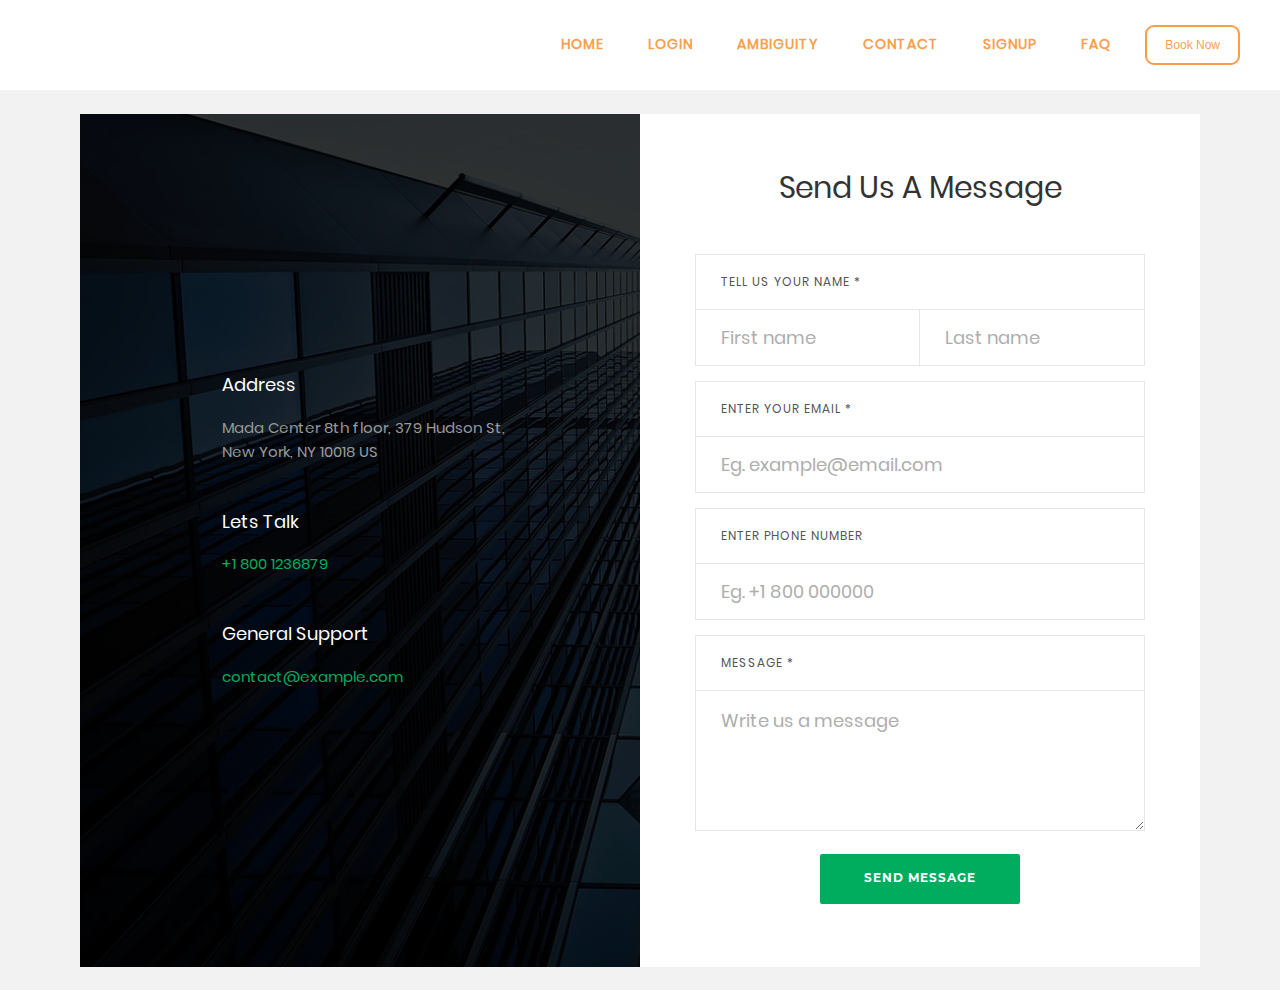
<file: index.html>
<!DOCTYPE html>
<html lang="en">
<head>
	<title>Contact </title>
	
<!--===============================================================================================-->
	<link rel="icon" type="image/png" href="images/icons/favicon.ico"/>
<!--===============================================================================================-->
	<link rel="stylesheet" type="text/css" href="vendor/bootstrap/css/bootstrap.min.css">
<!--===============================================================================================-->
	<link rel="stylesheet" type="text/css" href="fonts/font-awesome-4.7.0/css/font-awesome.min.css">
<!--===============================================================================================-->
	<link rel="stylesheet" type="text/css" href="fonts/Linearicons-Free-v1.0.0/icon-font.min.css">
<!--===============================================================================================-->
	<link rel="stylesheet" type="text/css" href="vendor/animate/animate.css">
<!--===============================================================================================-->
	<link rel="stylesheet" type="text/css" href="vendor/css-hamburgers/hamburgers.min.css">
<!--===============================================================================================-->
	<link rel="stylesheet" type="text/css" href="vendor/animsition/css/animsition.min.css">
<!--===============================================================================================-->
	<link rel="stylesheet" type="text/css" href="vendor/select2/select2.min.css">
<!--===============================================================================================-->
	<link rel="stylesheet" type="text/css" href="vendor/daterangepicker/daterangepicker.css">
<!--===============================================================================================-->
	<link rel="stylesheet" type="text/css" href="css/util.css">
	<link rel="stylesheet" type="text/css" href="css/main.css">
	<link rel="stylesheet" type="text/css" href="css/hh.css">
<!--===============================================================================================-->
</head>
<body>
		<div class="main">
                <ul class="list">
                    <li><a href="page1.html">HOME </a></li>
                    <li><a href="login.html">LOGIN</a> </li>
                    <li><a href="">AMBIGUITY</a> </li>
                    <li><a href="index.html">CONTACT</a></li>
                    <li><a href="register.html">SIGNUP</a></li>
                    <li><a href="faq.html">FAQ </a></li>
                    <li><button class="btnn success">Book Now</button></li>
                 </ul>        
</div>


	<div class="container-contact100">
		<div class="wrap-contact100">
			<form action="index.jsp" method="post" class="contact100-form validate-form">
				<span class="contact100-form-title">
					Send Us A Message
				</span>

				<label class="label-input100" for="first-name">Tell us your name *</label>
				<div class="wrap-input100 rs1-wrap-input100 validate-input" data-validate="Type first name">
					<input id="first-name" class="input100" type="text" name="first-name" placeholder="First name">
					<span class="focus-input100"></span>
				</div>
				<div class="wrap-input100 rs2-wrap-input100 validate-input" data-validate="Type last name">
					<input class="input100" type="text" name="last-name" placeholder="Last name">
					<span class="focus-input100"></span>
				</div>

				<label class="label-input100" for="email">Enter your email *</label>
				<div class="wrap-input100 validate-input" data-validate = "Valid email is required: ex@abc.xyz">
					<input id="email" class="input100" type="text" name="email" placeholder="Eg. example@email.com">
					<span class="focus-input100"></span>
				</div>

				<label class="label-input100" for="phone">Enter phone number</label>
				<div class="wrap-input100">
					<input id="phone" class="input100" type="text" name="phone" placeholder="Eg. +1 800 000000">
					<span class="focus-input100"></span>
				</div>

				<label class="label-input100" for="message">Message *</label>
				<div class="wrap-input100 validate-input" data-validate = "Message is required">
					<textarea id="message" class="input100" name="message" placeholder="Write us a message"></textarea>
					<span class="focus-input100"></span>
				</div>

				<div class="container-contact100-form-btn">
					<button class="contact100-form-btn">
						Send Message
					</button>
				</div>
			</form>

			<div class="contact100-more flex-col-c-m" style="background-image: url('images/bg-01.jpg');">
				<div class="flex-w size1 p-b-47">
					<div class="txt1 p-r-25">
						<span class="lnr lnr-map-marker"></span>
					</div>

					<div class="flex-col size2">
						<span class="txt1 p-b-20">
							Address
						</span>

						<span class="txt2">
							Mada Center 8th floor, 379 Hudson St, New York, NY 10018 US
						</span>
					</div>
				</div>

				<div class="dis-flex size1 p-b-47">
					<div class="txt1 p-r-25">
						<span class="lnr lnr-phone-handset"></span>
					</div>

					<div class="flex-col size2">
						<span class="txt1 p-b-20">
							Lets Talk
						</span>

						<span class="txt3">
							+1 800 1236879
						</span>
					</div>
				</div>

				<div class="dis-flex size1 p-b-47">
					<div class="txt1 p-r-25">
						<span class="lnr lnr-envelope"></span>
					</div>

					<div class="flex-col size2">
						<span class="txt1 p-b-20">
							General Support
						</span>

						<span class="txt3">
							contact@example.com
						</span>
					</div>
				</div>
			</div>
		</div>
	</div>



	<div id="dropDownSelect1"></div>

<!--===============================================================================================-->
	<script src="vendor/jquery/jquery-3.2.1.min.js"></script>
<!--===============================================================================================-->
	<script src="vendor/animsition/js/animsition.min.js"></script>
<!--===============================================================================================-->
	<script src="vendor/bootstrap/js/popper.js"></script>
	<script src="vendor/bootstrap/js/bootstrap.min.js"></script>
<!--===============================================================================================-->
	<script src="vendor/select2/select2.min.js"></script>
	<script>
		$(".selection-2").select2({
			minimumResultsForSearch: 20,
			dropdownParent: $('#dropDownSelect1')
		});
	</script>
<!--===============================================================================================-->
	<script src="vendor/daterangepicker/moment.min.js"></script>
	<script src="vendor/daterangepicker/daterangepicker.js"></script>
<!--===============================================================================================-->
	<script src="vendor/countdowntime/countdowntime.js"></script>
<!--===============================================================================================-->
	<script src="js/main.js"></script>
	<!-- Global site tag (gtag.js) - Google Analytics -->
	<script async src="https://www.googletagmanager.com/gtag/js?id=UA-23581568-13"></script>
	<script>
	  window.dataLayer = window.dataLayer || [];
	  function gtag(){dataLayer.push(arguments);}
	  gtag('js', new Date());

	  gtag('config', 'UA-23581568-13');
	</script>
</body>
</html>
</file>
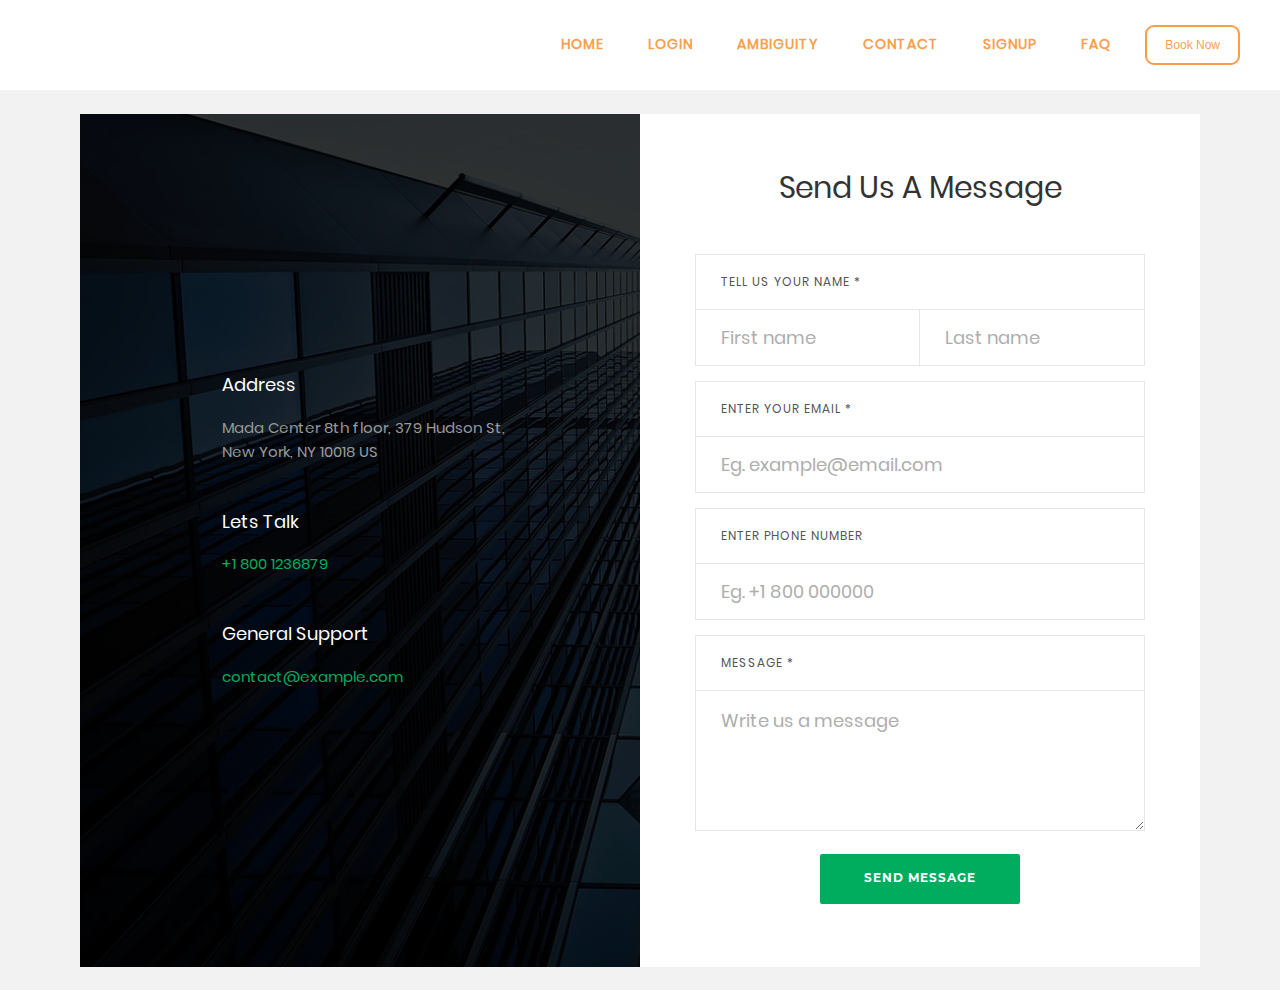
<file: Contact/index.html>
<!DOCTYPE html>
<html lang="en">
<head>
	<title>Contact </title>
	
<!--===============================================================================================-->
	<link rel="icon" type="image/png" href="images/icons/favicon.ico"/>
<!--===============================================================================================-->
	<link rel="stylesheet" type="text/css" href="vendor/bootstrap/css/bootstrap.min.css">
<!--===============================================================================================-->
	<link rel="stylesheet" type="text/css" href="fonts/font-awesome-4.7.0/css/font-awesome.min.css">
<!--===============================================================================================-->
	<link rel="stylesheet" type="text/css" href="fonts/Linearicons-Free-v1.0.0/icon-font.min.css">
<!--===============================================================================================-->
	<link rel="stylesheet" type="text/css" href="vendor/animate/animate.css">
<!--===============================================================================================-->
	<link rel="stylesheet" type="text/css" href="vendor/css-hamburgers/hamburgers.min.css">
<!--===============================================================================================-->
	<link rel="stylesheet" type="text/css" href="vendor/animsition/css/animsition.min.css">
<!--===============================================================================================-->
	<link rel="stylesheet" type="text/css" href="vendor/select2/select2.min.css">
<!--===============================================================================================-->
	<link rel="stylesheet" type="text/css" href="vendor/daterangepicker/daterangepicker.css">
<!--===============================================================================================-->
	<link rel="stylesheet" type="text/css" href="css/util.css">
	<link rel="stylesheet" type="text/css" href="css/main.css">
	<link rel="stylesheet" type="text/css" href="css/hh.css">
<!--===============================================================================================-->
</head>
<body>
		<div class="main">
                <ul class="list">
                    <li><a href="C:/Users/Pavan_Pc/Desktop/project/page1.html">HOME </a></li>
                    <li><a href="C:/Users/Pavan_Pc/Desktop/project/login.html">LOGIN</a> </li>
                    <li><a href="">AMBIGUITY</a> </li>
                    <li><a href="C:/Users/Pavan_Pc/Desktop/project/index.html">CONTACT</a></li>
                    <li><a href="C:/Users/Pavan_Pc/Desktop/project/register.html">SIGNUP</a></li>
                    <li><a href="C:/Users/Pavan_Pc/Desktop/project/faq.html">FAQ </a></li>
                    <li><button class="btnn success">Book Now</button></li>
                 </ul>        
</div>


	<div class="container-contact100">
		<div class="wrap-contact100">
			<form class="contact100-form validate-form">
				<span class="contact100-form-title">
					Send Us A Message
				</span>

				<label class="label-input100" for="first-name">Tell us your name *</label>
				<div class="wrap-input100 rs1-wrap-input100 validate-input" data-validate="Type first name">
					<input id="first-name" class="input100" type="text" name="first-name" placeholder="First name">
					<span class="focus-input100"></span>
				</div>
				<div class="wrap-input100 rs2-wrap-input100 validate-input" data-validate="Type last name">
					<input class="input100" type="text" name="last-name" placeholder="Last name">
					<span class="focus-input100"></span>
				</div>

				<label class="label-input100" for="email">Enter your email *</label>
				<div class="wrap-input100 validate-input" data-validate = "Valid email is required: ex@abc.xyz">
					<input id="email" class="input100" type="text" name="email" placeholder="Eg. example@email.com">
					<span class="focus-input100"></span>
				</div>

				<label class="label-input100" for="phone">Enter phone number</label>
				<div class="wrap-input100">
					<input id="phone" class="input100" type="text" name="phone" placeholder="Eg. +1 800 000000">
					<span class="focus-input100"></span>
				</div>

				<label class="label-input100" for="message">Message *</label>
				<div class="wrap-input100 validate-input" data-validate = "Message is required">
					<textarea id="message" class="input100" name="message" placeholder="Write us a message"></textarea>
					<span class="focus-input100"></span>
				</div>

				<div class="container-contact100-form-btn">
					<button class="contact100-form-btn">
						Send Message
					</button>
				</div>
			</form>

			<div class="contact100-more flex-col-c-m" style="background-image: url('images/bg-01.jpg');">
				<div class="flex-w size1 p-b-47">
					<div class="txt1 p-r-25">
						<span class="lnr lnr-map-marker"></span>
					</div>

					<div class="flex-col size2">
						<span class="txt1 p-b-20">
							Address
						</span>

						<span class="txt2">
							Mada Center 8th floor, 379 Hudson St, New York, NY 10018 US
						</span>
					</div>
				</div>

				<div class="dis-flex size1 p-b-47">
					<div class="txt1 p-r-25">
						<span class="lnr lnr-phone-handset"></span>
					</div>

					<div class="flex-col size2">
						<span class="txt1 p-b-20">
							Lets Talk
						</span>

						<span class="txt3">
							+1 800 1236879
						</span>
					</div>
				</div>

				<div class="dis-flex size1 p-b-47">
					<div class="txt1 p-r-25">
						<span class="lnr lnr-envelope"></span>
					</div>

					<div class="flex-col size2">
						<span class="txt1 p-b-20">
							General Support
						</span>

						<span class="txt3">
							contact@example.com
						</span>
					</div>
				</div>
			</div>
		</div>
	</div>



	<div id="dropDownSelect1"></div>

<!--===============================================================================================-->
	<script src="vendor/jquery/jquery-3.2.1.min.js"></script>
<!--===============================================================================================-->
	<script src="vendor/animsition/js/animsition.min.js"></script>
<!--===============================================================================================-->
	<script src="vendor/bootstrap/js/popper.js"></script>
	<script src="vendor/bootstrap/js/bootstrap.min.js"></script>
<!--===============================================================================================-->
	<script src="vendor/select2/select2.min.js"></script>
	<script>
		$(".selection-2").select2({
			minimumResultsForSearch: 20,
			dropdownParent: $('#dropDownSelect1')
		});
	</script>
<!--===============================================================================================-->
	<script src="vendor/daterangepicker/moment.min.js"></script>
	<script src="vendor/daterangepicker/daterangepicker.js"></script>
<!--===============================================================================================-->
	<script src="vendor/countdowntime/countdowntime.js"></script>
<!--===============================================================================================-->
	<script src="js/main.js"></script>
	<!-- Global site tag (gtag.js) - Google Analytics -->
	<script async src="https://www.googletagmanager.com/gtag/js?id=UA-23581568-13"></script>
	<script>
	  window.dataLayer = window.dataLayer || [];
	  function gtag(){dataLayer.push(arguments);}
	  gtag('js', new Date());

	  gtag('config', 'UA-23581568-13');
	</script>
</body>
</html>
</file>
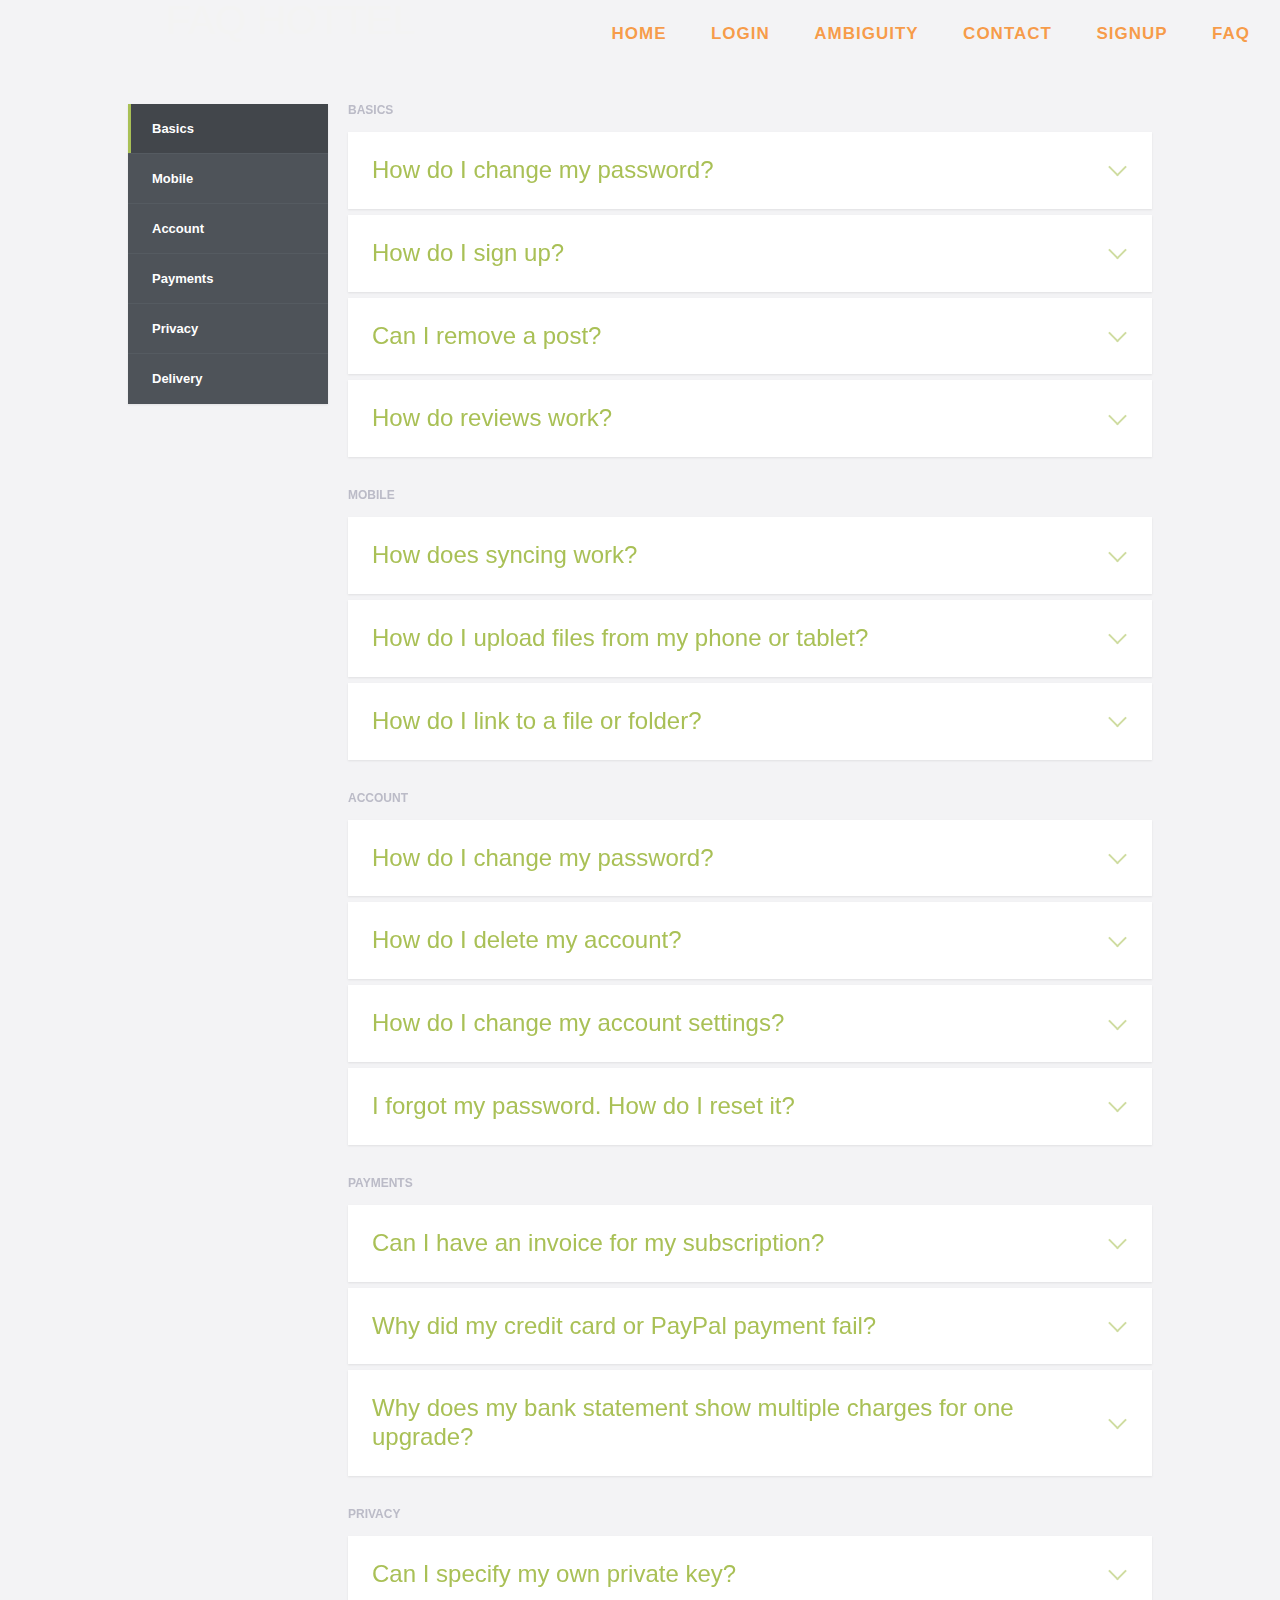
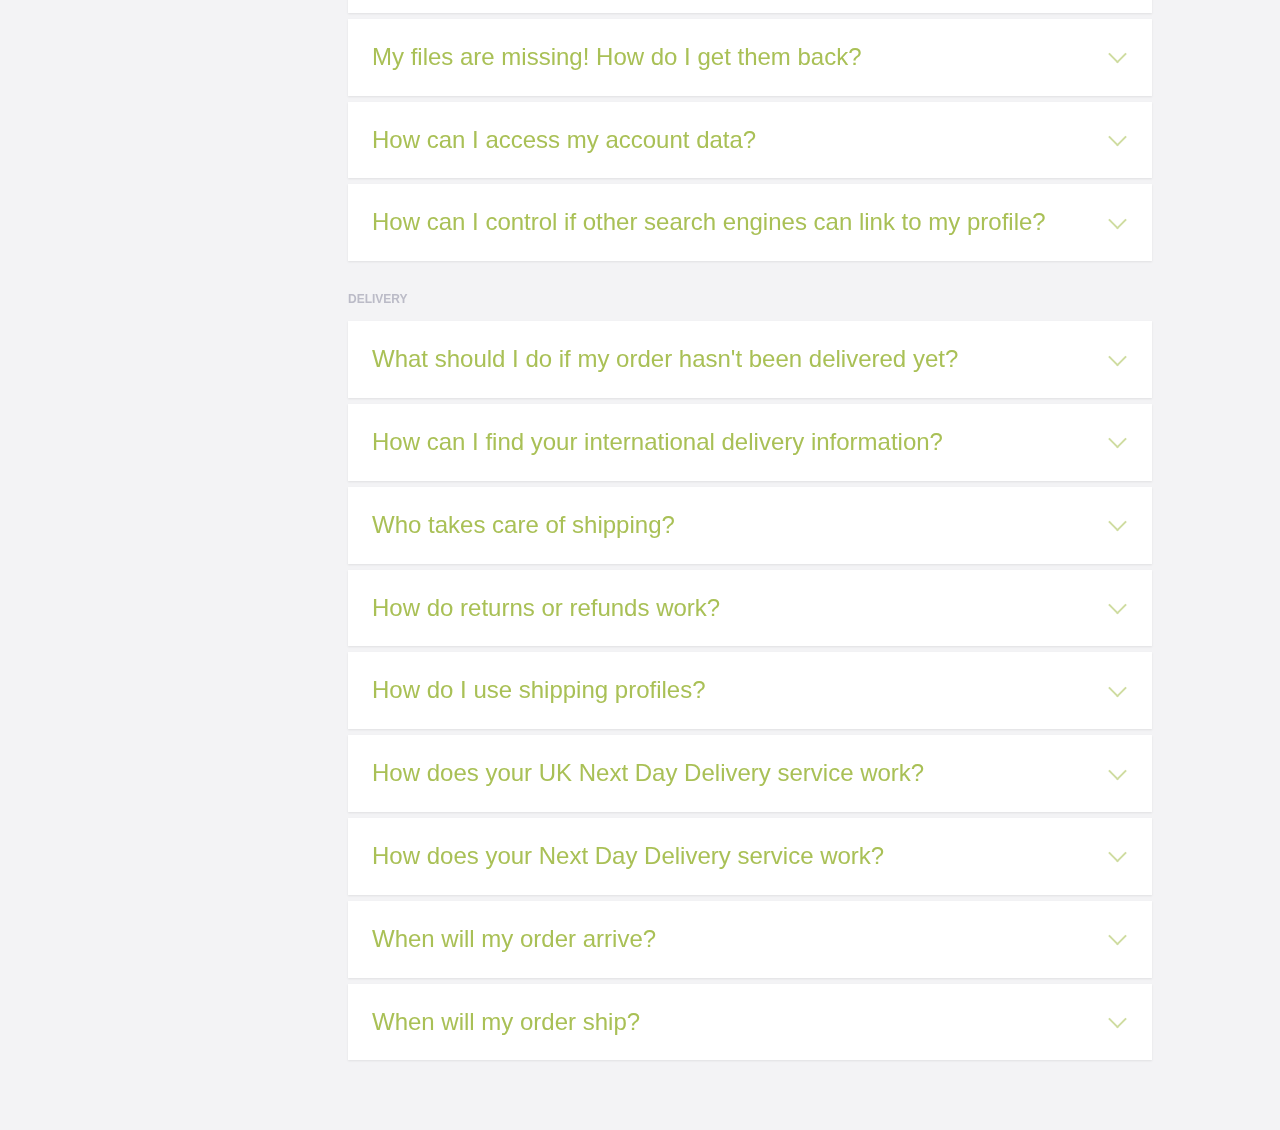
<file: faq.html>
<!doctype html>
<html lang="en" class="no-js">
<head>
	<meta charset="UTF-8">
	<meta name="viewport" content="width=device-width, initial-scale=1">



	<link rel="stylesheet" href="css/reset.css"> <!-- CSS reset -->
	<link rel="stylesheet" href="css/style.css"> <!-- Resource style -->
	<script src="js/modernizr.js"></script> <!-- Modernizr -->
	<title>FAQ HOTTEL </title>
</head>
<body>

	<header> 
			<div class="main">
							<ul class="list">
								<li><a href="page1.html">HOME </a></li>
								<li><a href="login.html">LOGIN</a> </li>
								<li><a href="">AMBIGUITY</a> </li>
								<li><a href="index.html">CONTACT</a></li>
								<li><a href="register.html">SIGNUP</a></li>
								<li><a href="faq.html">FAQ </a></li>
							 </ul>        
			</div>
			</header>
           <div class="hed" >	<p>FAQ HOTTEL</p></div>
<section class="cd-faq">
	<ul class="cd-faq-categories">
		<li><a class="selected" href="#basics">Basics</a></li>
		<li><a href="#mobile">Mobile</a></li>
		<li><a href="#account">Account</a></li>
		<li><a href="#payments">Payments</a></li>
		<li><a href="#privacy">Privacy</a></li>
		<li><a href="#delivery">Delivery</a></li>
	</ul> <!-- cd-faq-categories -->

	<div class="cd-faq-items">
		<ul id="basics" class="cd-faq-group">
			<li class="cd-faq-title"><h2>Basics</h2></li>
			<li>
				<a class="cd-faq-trigger" href="#0">How do I change my password?</a>
				<div class="cd-faq-content">
					<p>Lorem ipsum dolor sit amet, consectetur adipisicing elit. Quae quidem blanditiis delectus corporis, possimus officia sint sequi ex tenetur id impedit est pariatur iure animi non a ratione reiciendis nihil sed consequatur atque repellendus fugit perspiciatis rerum et. Dolorum consequuntur fugit deleniti, soluta fuga nobis. Ducimus blanditiis velit sit iste delectus obcaecati debitis omnis, assumenda accusamus cumque perferendis eos aut quidem! Aut, totam rerum, cupiditate quae aperiam voluptas rem inventore quas, ex maxime culpa nam soluta labore at amet nihil laborum? Explicabo numquam, sit fugit, voluptatem autem atque quis quam voluptate fugiat earum rem hic, reprehenderit quaerat tempore at. Aperiam.</p>
				</div> <!-- cd-faq-content -->
			</li>

			<li>
				<a class="cd-faq-trigger" href="#0">How do I sign up?</a>
				<div class="cd-faq-content">
					<p>Lorem ipsum dolor sit amet, consectetur adipisicing elit. Quasi cupiditate et laudantium esse adipisci consequatur modi possimus accusantium vero atque excepturi nobis in doloremque repudiandae soluta non minus dolore voluptatem enim reiciendis officia voluptates, fuga ullam? Voluptas reiciendis cumque molestiae unde numquam similique quas doloremque non, perferendis doloribus necessitatibus itaque dolorem quam officia atque perspiciatis dolore laudantium dolor voluptatem eligendi? Aliquam nulla unde voluptatum molestiae, eos fugit ullam, consequuntur, saepe voluptas quaerat deleniti. Repellendus magni sint temporibus, accusantium rem commodi?</p>
				</div> <!-- cd-faq-content -->
			</li>

			<li>
				<a class="cd-faq-trigger" href="#0">Can I remove a post?</a>
				<div class="cd-faq-content">
					<p>Lorem ipsum dolor sit amet, consectetur adipisicing elit. Blanditiis provident officiis, reprehenderit numquam. Praesentium veritatis eos tenetur magni debitis inventore fugit, magnam, reiciendis, saepe obcaecati ex vero quaerat distinctio velit.</p>
				</div> <!-- cd-faq-content -->
			</li>

			<li>
				<a class="cd-faq-trigger" href="#0">How do reviews work?</a>
				<div class="cd-faq-content">
					<p>Lorem ipsum dolor sit amet, consectetur adipisicing elit. Blanditiis provident officiis, reprehenderit numquam. Praesentium veritatis eos tenetur magni debitis inventore fugit, magnam, reiciendis, saepe obcaecati ex vero quaerat distinctio velit.</p>
				</div> <!-- cd-faq-content -->
			</li>
		</ul> <!-- cd-faq-group -->

		<ul id="mobile" class="cd-faq-group">
			<li class="cd-faq-title"><h2>Mobile</h2></li>
			<li>
				<a class="cd-faq-trigger" href="#0">How does syncing work?</a>
				<div class="cd-faq-content">
					<p>Lorem ipsum dolor sit amet, consectetur adipisicing elit. Impedit quidem delectus rerum eligendi mollitia, repudiandae quae beatae. Et repellat quam atque corrupti iusto architecto impedit explicabo repudiandae qui similique aut iure ipsum quis inventore nulla error aliquid alias quia dolorem dolore, odio excepturi veniam odit veritatis. Quo iure magnam, et cum. Laudantium, eaque non? Tempore nihil corporis cumque dolor ipsum accusamus sapiente aliquid quis ea assumenda deserunt praesentium voluptatibus, accusantium a mollitia necessitatibus nostrum voluptatem numquam modi ab, sint rem.</p>
				</div> <!-- cd-faq-content -->
			</li>

			<li>
				<a class="cd-faq-trigger" href="#0">How do I upload files from my phone or tablet?</a>
				<div class="cd-faq-content">
					<p>Lorem ipsum dolor sit amet, consectetur adipisicing elit. Nisi tempore, placeat quisquam rerum! Eligendi fugit dolorum tenetur modi fuga nisi rerum, autem officiis quaerat quos. Magni quia, quo quibusdam odio. Error magni aperiam amet architecto adipisci aspernatur! Officia, quaerat magni architecto nostrum magnam fuga nihil, ipsum laboriosam similique voluptatibus facilis nobis? Eius non asperiores, nesciunt suscipit veniam blanditiis veritatis provident possimus iusto voluptas, eveniet architecto quidem quos molestias, aperiam eum reprehenderit dolores ad deserunt eos amet. Vero molestiae commodi unde dolor dicta maxime alias, velit, nesciunt cum dolorem, ipsam soluta sint suscipit maiores mollitia assumenda ducimus aperiam neque enim! Quas culpa dolorum ipsam? Ipsum voluptatibus numquam natus? Eligendi explicabo eos, perferendis voluptatibus hic sed ipsam rerum maiores officia! Beatae, molestias!</p>
				</div> <!-- cd-faq-content -->
			</li>

			<li>
				<a class="cd-faq-trigger" href="#0">How do I link to a file or folder?</a>
				<div class="cd-faq-content">
					<p>Lorem ipsum dolor sit amet, consectetur adipisicing elit. Blanditiis provident officiis, reprehenderit numquam. Praesentium veritatis eos tenetur magni debitis inventore fugit, magnam, reiciendis, saepe obcaecati ex vero quaerat distinctio velit.</p>
				</div> <!-- cd-faq-content -->
			</li>
		</ul> <!-- cd-faq-group -->

		<ul id="account" class="cd-faq-group">
			<li class="cd-faq-title"><h2>Account</h2></li>
			<li>
				<a class="cd-faq-trigger" href="#0">How do I change my password?</a>
				<div class="cd-faq-content">
					<p>Lorem ipsum dolor sit amet, consectetur adipisicing elit. Perferendis earum autem consectetur labore eius tenetur esse, in temporibus sequi cum voluptatem vitae repellat nostrum odio perspiciatis dolores recusandae necessitatibus, unde, deserunt voluptas possimus veniam magni soluta deleniti! Architecto, quidem, totam. Fugit minus odit unde ea cupiditate ab aperiam sed dolore facere nihil laboriosam dolorum repellat deleniti aliquam fugiat laudantium delectus sint iure odio, necessitatibus rem quisquam! Ipsum praesentium quam nisi sint, impedit sapiente facilis laudantium mollitia quae fugiat similique. Dolor maiores aliquid incidunt commodi doloremque rem! Quaerat, debitis voluptatem vero qui enim, sunt reiciendis tempore inventore maxime quasi fugiat accusamus beatae modi voluptates iste officia esse soluta tempora labore quisquam fuga, cum. Sint nemo iste nulla accusamus quam qui quos, vero, minus id. Eius mollitia consequatur fugit nam consequuntur nesciunt illo id quis reprehenderit obcaecati voluptates corrupti, minus! Possimus, perspiciatis!</p>
				</div> <!-- cd-faq-content -->
			</li>

			<li>
				<a class="cd-faq-trigger" href="#0">How do I delete my account?</a>
				<div class="cd-faq-content">
					<p>Lorem ipsum dolor sit amet, consectetur adipisicing elit. Illo tempore soluta, minus magnam non blanditiis dolore, in nam voluptas nobis minima deserunt deleniti id animi amet, suscipit consequuntur corporis nihil laborum facere temporibus. Qui inventore, doloribus facilis, provident soluta voluptas excepturi perspiciatis fugiat odit vero! Optio assumenda animi at! Assumenda doloremque nemo est sequi eaque, ipsum id, labore rem nisi, amet similique vel autem dolore totam facilis deserunt. Mollitia non ut libero unde accusamus praesentium sint maiores, illo, nemo aliquid?</p>
				</div> <!-- cd-faq-content -->
			</li>

			<li>
				<a class="cd-faq-trigger" href="#0">How do I change my account settings?</a>
				<div class="cd-faq-content">
					<p>Lorem ipsum dolor sit amet, consectetur adipisicing elit. Blanditiis provident officiis, reprehenderit numquam. Praesentium veritatis eos tenetur magni debitis inventore fugit, magnam, reiciendis, saepe obcaecati ex vero quaerat distinctio velit.</p>
				</div> <!-- cd-faq-content -->
			</li>

			<li>
				<a class="cd-faq-trigger" href="#0">I forgot my password. How do I reset it?</a>
				<div class="cd-faq-content">
					<p>Lorem ipsum dolor sit amet, consectetur adipisicing elit. Ipsum at aspernatur iure facere ab a corporis mollitia molestiae quod omnis minima, est labore quidem nobis accusantium ad totam sunt doloremque laudantium impedit similique iste quasi cum! Libero fugit at praesentium vero. Maiores non consequuntur rerum, nemo a qui repellat quibusdam architecto voluptatem? Sequi, possimus, cupiditate autem soluta ipsa rerum officiis cum libero delectus explicabo facilis, odit ullam aperiam reprehenderit! Vero ad non harum veritatis tempore beatae possimus, ex odio quo.</p>
				</div> <!-- cd-faq-content -->
			</li>
		</ul> <!-- cd-faq-group -->

		<ul id="payments" class="cd-faq-group">
			<li class="cd-faq-title"><h2>Payments</h2></li>
			<li>
				<a class="cd-faq-trigger" href="#0">Can I have an invoice for my subscription?</a>
				<div class="cd-faq-content">
					<p>Lorem ipsum dolor sit amet, consectetur adipisicing elit. Impedit quidem delectus rerum eligendi mollitia, repudiandae quae beatae. Et repellat quam atque corrupti iusto architecto impedit explicabo repudiandae qui similique aut iure ipsum quis inventore nulla error aliquid alias quia dolorem dolore, odio excepturi veniam odit veritatis. Quo iure magnam, et cum. Laudantium, eaque non? Tempore nihil corporis cumque dolor ipsum accusamus sapiente aliquid quis ea assumenda deserunt praesentium voluptatibus, accusantium a mollitia necessitatibus nostrum voluptatem numquam modi ab, sint rem.</p>
				</div> <!-- cd-faq-content -->
			</li>

			<li>
				<a class="cd-faq-trigger" href="#0">Why did my credit card or PayPal payment fail?</a>
				<div class="cd-faq-content">
					<p>Lorem ipsum dolor sit amet, consectetur adipisicing elit. Tenetur accusantium dolorem vel, ad, nostrum natus eos, nemo placeat quos nisi architecto rem dolorum amet consectetur molestiae reprehenderit cum harum commodi beatae necessitatibus. Mollitia a nostrum enim earum minima doloribus illum autem, provident vero et, aspernatur quae sunt illo dolorem. Corporis blanditiis, unde, neque, adipisci debitis quas ullam accusantium repudiandae eum nostrum quis! Velit esse harum qui, modi ratione debitis alias laboriosam minus eaque, quod, itaque labore illo totam aut quia fuga nemo. Perferendis ipsa laborum atque assumenda tempore aspernatur a eos harum non id commodi excepturi quaerat ullam, explicabo, incidunt ipsam, accusantium quo magni ut! Ratione, magnam. Delectus nesciunt impedit praesentium sed, aliquam architecto dolores quae, distinctio consectetur obcaecati esse, consequuntur vel sit quis blanditiis possimus dolorum. Eaque architecto doloremque aliquid quae cumque, vitae perferendis enim, iure fugiat, soluta aut!</p>
				</div> <!-- cd-faq-content -->
			</li>

			<li>
				<a class="cd-faq-trigger" href="#0">Why does my bank statement show multiple charges for one upgrade?</a>
				<div class="cd-faq-content">
					<p>Lorem ipsum dolor sit amet, consectetur adipisicing elit. Blanditiis provident officiis, reprehenderit numquam. Praesentium veritatis eos tenetur magni debitis inventore fugit, magnam, reiciendis, saepe obcaecati ex vero quaerat distinctio velit.</p>
				</div> <!-- cd-faq-content -->
			</li>
		</ul> <!-- cd-faq-group -->

		<ul id="privacy" class="cd-faq-group">
			<li class="cd-faq-title"><h2>Privacy</h2></li>
			<li>
				<a class="cd-faq-trigger" href="#0">Can I specify my own private key?</a>
				<div class="cd-faq-content">
					<p>Lorem ipsum dolor sit amet, consectetur adipisicing elit. Impedit quidem delectus rerum eligendi mollitia, repudiandae quae beatae. Et repellat quam atque corrupti iusto architecto impedit explicabo repudiandae qui similique aut iure ipsum quis inventore nulla error aliquid alias quia dolorem dolore, odio excepturi veniam odit veritatis. Quo iure magnam, et cum. Laudantium, eaque non? Tempore nihil corporis cumque dolor ipsum accusamus sapiente aliquid quis ea assumenda deserunt praesentium voluptatibus, accusantium a mollitia necessitatibus nostrum voluptatem numquam modi ab, sint rem.</p>
				</div> <!-- cd-faq-content -->
			</li>

			<li>
				<a class="cd-faq-trigger" href="#0">My files are missing! How do I get them back?</a>
				<div class="cd-faq-content">
					<p>Lorem ipsum dolor sit amet, consectetur adipisicing elit. Blanditiis provident officiis, reprehenderit numquam. Praesentium veritatis eos tenetur magni debitis inventore fugit, magnam, reiciendis, saepe obcaecati ex vero quaerat distinctio velit.</p>
				</div> <!-- cd-faq-content -->
			</li>

			<li>
				<a class="cd-faq-trigger" href="#0">How can I access my account data?</a>
				<div class="cd-faq-content">
					<p>Lorem ipsum dolor sit amet, consectetur adipisicing elit. Possimus magni vero deserunt enim et quia in aliquam, rem tempore voluptas illo nisi veritatis quas quod placeat ipsa! Error qui harum accusamus incidunt at libero ipsum, suscipit dolorum esse explicabo in eius voluptates quidem voluptatem inventore amet eaque deserunt veniam dignissimos excepturi? Dolore, quo amet nostrum autem nemo. Sit nam assumenda, corporis ea sunt distinctio nostrum doloribus alias, beatae nesciunt dolore saepe consequuntur minima eveniet porro dolor officiis maiores ab obcaecati officia enim aliquam. Itaque fuga molestiae hic accusantium atque corporis quia id sequi enim vero? Hic aperiam sint facilis aliquam quia, accusamus tenetur earum totam enim est, error. Iusto, reiciendis necessitatibus molestias. Voluptatibus eos explicabo repellat nesciunt nam vero minima.</p>
				</div> <!-- cd-faq-content -->
			</li>

			<li>
				<a class="cd-faq-trigger" href="#0">How can I control if other search engines can link to my profile?</a>
				<div class="cd-faq-content">
					<p>Lorem ipsum dolor sit amet, consectetur adipisicing elit. Blanditiis provident officiis, reprehenderit numquam. Praesentium veritatis eos tenetur magni debitis inventore fugit, magnam, reiciendis, saepe obcaecati ex vero quaerat distinctio velit.</p>
				</div> <!-- cd-faq-content -->
			</li>
		</ul> <!-- cd-faq-group -->

		<ul id="delivery" class="cd-faq-group">
			<li class="cd-faq-title"><h2>Delivery</h2></li>
			<li>
				<a class="cd-faq-trigger" href="#0">What should I do if my order hasn't been delivered yet?</a>
				<div class="cd-faq-content">
					<p>Lorem ipsum dolor sit amet, consectetur adipisicing elit. Impedit quidem delectus rerum eligendi mollitia, repudiandae quae beatae. Et repellat quam atque corrupti iusto architecto impedit explicabo repudiandae qui similique aut iure ipsum quis inventore nulla error aliquid alias quia dolorem dolore, odio excepturi veniam odit veritatis. Quo iure magnam, et cum. Laudantium, eaque non? Tempore nihil corporis cumque dolor ipsum accusamus sapiente aliquid quis ea assumenda deserunt praesentium voluptatibus, accusantium a mollitia necessitatibus nostrum voluptatem numquam modi ab, sint rem.</p>
				</div> <!-- cd-faq-content -->
			</li>

			<li>
				<a class="cd-faq-trigger" href="#0">How can I find your international delivery information?</a>
				<div class="cd-faq-content">
					<p>Lorem ipsum dolor sit amet, consectetur adipisicing elit. Blanditiis provident officiis, reprehenderit numquam. Praesentium veritatis eos tenetur magni debitis inventore fugit, magnam, reiciendis, saepe obcaecati ex vero quaerat distinctio velit.</p>
				</div> <!-- cd-faq-content -->
			</li>

			<li>
				<a class="cd-faq-trigger" href="#0">Who takes care of shipping?</a>
				<div class="cd-faq-content">
					<p>Lorem ipsum dolor sit amet, consectetur adipisicing elit. Blanditiis provident officiis, reprehenderit numquam. Praesentium veritatis eos tenetur magni debitis inventore fugit, magnam, reiciendis, saepe obcaecati ex vero quaerat distinctio velit.</p>
				</div> <!-- cd-faq-content -->
			</li>

			<li>
				<a class="cd-faq-trigger" href="#0">How do returns or refunds work?</a>
				<div class="cd-faq-content">
					<p>Lorem ipsum dolor sit amet, consectetur adipisicing elit. Impedit quidem delectus rerum eligendi mollitia, repudiandae quae beatae. Et repellat quam atque corrupti iusto architecto impedit explicabo repudiandae qui similique aut iure ipsum quis inventore nulla error aliquid alias quia dolorem dolore, odio excepturi veniam odit veritatis. Quo iure magnam, et cum. Laudantium, eaque non? Tempore nihil corporis cumque dolor ipsum accusamus sapiente aliquid quis ea assumenda deserunt praesentium voluptatibus, accusantium a mollitia necessitatibus nostrum voluptatem numquam modi ab, sint rem.</p>
				</div> <!-- cd-faq-content -->
			</li>

			<li>
				<a class="cd-faq-trigger" href="#0">How do I use shipping profiles?</a>
				<div class="cd-faq-content">
					<p>Lorem ipsum dolor sit amet, consectetur adipisicing elit. Blanditiis provident officiis, reprehenderit numquam. Praesentium veritatis eos tenetur magni debitis inventore fugit, magnam, reiciendis, saepe obcaecati ex vero quaerat distinctio velit.</p>
				</div> <!-- cd-faq-content -->
			</li>

			<li>
				<a class="cd-faq-trigger" href="#0">How does your UK Next Day Delivery service work?</a>
				<div class="cd-faq-content">
					<p>Lorem ipsum dolor sit amet, consectetur adipisicing elit. Blanditiis provident officiis, reprehenderit numquam. Praesentium veritatis eos tenetur magni debitis inventore fugit, magnam, reiciendis, saepe obcaecati ex vero quaerat distinctio velit.</p>
				</div> <!-- cd-faq-content -->
			</li>

			<li>
				<a class="cd-faq-trigger" href="#0">How does your Next Day Delivery service work?</a>
				<div class="cd-faq-content">
					<p>Lorem ipsum dolor sit amet, consectetur adipisicing elit. Blanditiis provident officiis, reprehenderit numquam. Praesentium veritatis eos tenetur magni debitis inventore fugit, magnam, reiciendis, saepe obcaecati ex vero quaerat distinctio velit.</p>
				</div> <!-- cd-faq-content -->
			</li>

			<li>
				<a class="cd-faq-trigger" href="#0">When will my order arrive?</a>
				<div class="cd-faq-content">
					<p>Lorem ipsum dolor sit amet, consectetur adipisicing elit. Blanditiis provident officiis, reprehenderit numquam. Praesentium veritatis eos tenetur magni debitis inventore fugit, magnam, reiciendis, saepe obcaecati ex vero quaerat distinctio velit.</p>
				</div> <!-- cd-faq-content -->
			</li>

			<li>
				<a class="cd-faq-trigger" href="#0">When will my order ship?</a>
				<div class="cd-faq-content">
					<p>Lorem ipsum dolor sit amet, consectetur adipisicing elit. Blanditiis provident officiis, reprehenderit numquam. Praesentium veritatis eos tenetur magni debitis inventore fugit, magnam, reiciendis, saepe obcaecati ex vero quaerat distinctio velit.</p>
				</div> <!-- cd-faq-content -->
			</li>
		</ul> <!-- cd-faq-group -->
	</div> <!-- cd-faq-items -->
	<a href="#0" class="cd-close-panel">Close</a>
</section> <!-- cd-faq -->
<script src="js/jquery-2.1.1.js"></script>
<script src="js/jquery.mobile.custom.min.js"></script>
<script src="js/main.js"></script> <!-- Resource jQuery -->
</body>
</html>
</file>
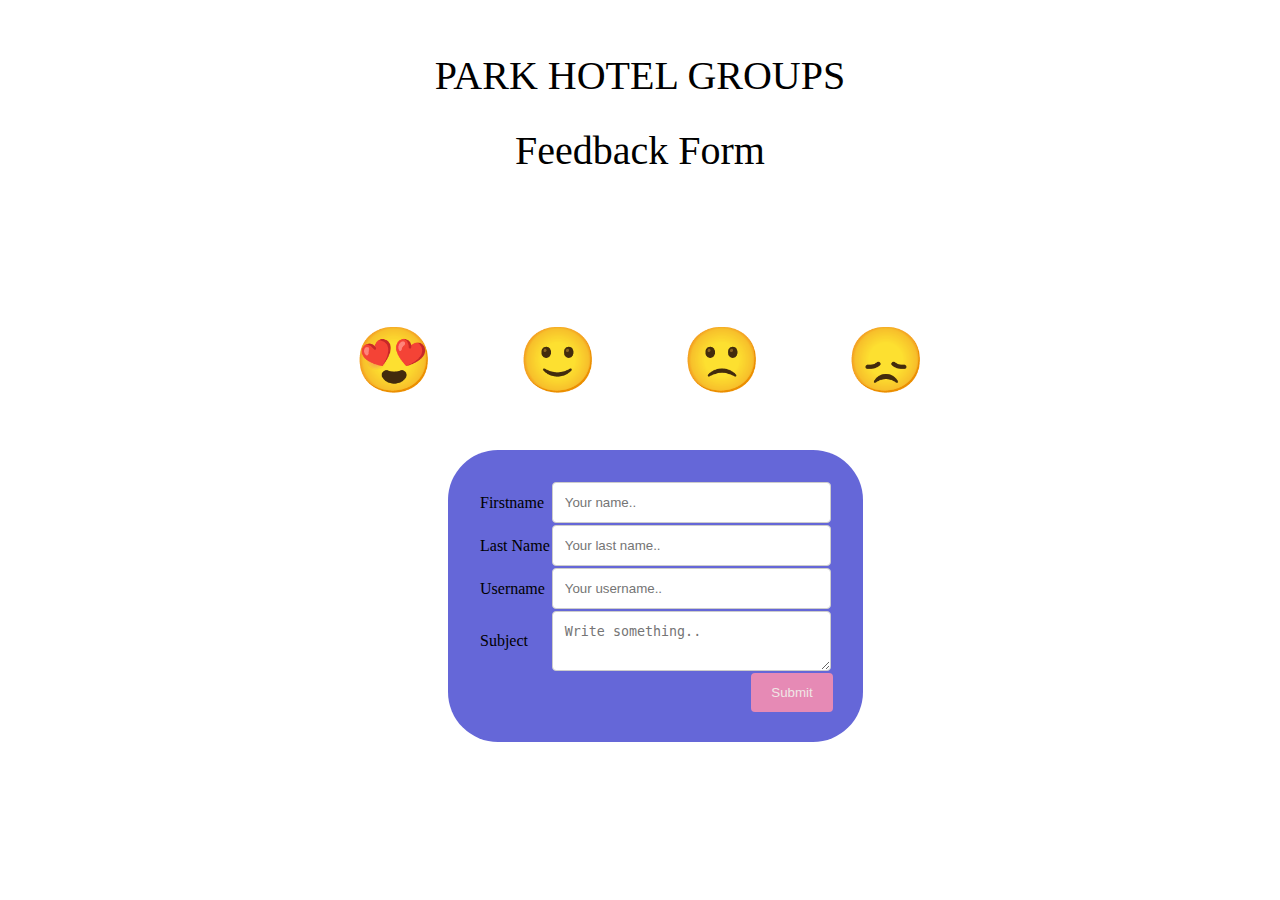
<file: feedback.html>
<html>
<head>
        <title>PARK HOTEL GROUPS</title>
        <link rel="icon" href="4.jpg">
        <link rel="stylesheet" href="feedback.css"  type="text/css">
</head>
<body>
    <header>
   <div class="h">
   <p> PARK HOTEL GROUPS</p>
   </div>
   <div class="h1">
       <p>Feedback Form</p>
   </div>
    </header>
    <div class="form">
           <a href="">  <span  class="emoji" ><div>&#128525;</div> </span></a>
            <a href=""><span class="emoji" > <div>&#128578;</div></span></a>
            <a href=""> <span class="emoji" ><div>&#128577;</div></span></a>
            <a href=""> <span  class="emoji" ><div>&#128542;</div></span></a>
    </div>
<form class="t" action="feedback.jsp" method="post">
     <table>
		
            <tr>
                    <td class="r">Firstname</td>
                    <td class="row"><input type="text" id="fname" name="firstname" placeholder="Your name.."></td>
            </tr>
            <tr>
                    <td class="r"> Last Name</td>
                    <td class="row"><input type="text" id="lname" name="lastname" placeholder="Your last name.."></td>
            </tr>
		<tr>
                    <td class="r">Username</td>
                    <td class="row"><input type="text" id="fname" name="username" placeholder="Your username.."></td>
            </tr>
            <tr>
                    <td class="r">Subject</td>
                    <td class="row"><textarea id="subject" name="subject" placeholder="Write something.." style="height:60px"></textarea></td>
            </tr>
     </table>
     <div class="sub">
            <input type="submit" value="Submit">
          </div>
</form>



</body>
</html>
</file>
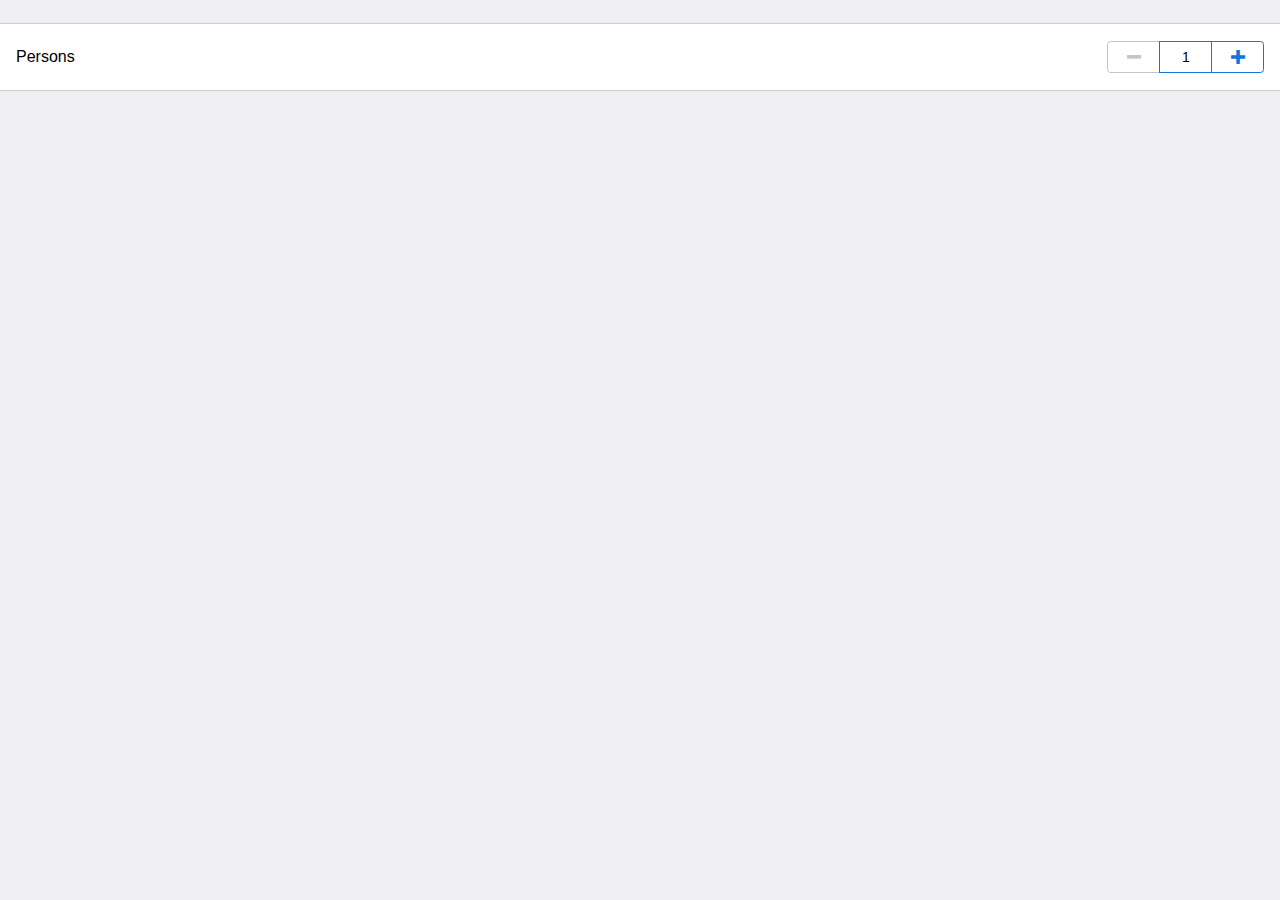
<file: forms_stepper.html>
<!DOCTYPE html>
<html>
<head>
    <meta charset="utf-8">
    <meta name="viewport" content="width=device-width, initial-scale=1, maximum-scale=1, user-scalable=0">
    
    <script>
        // Ignore this in your implementation
        window.isMbscDemo = true;
    </script>

    <title>Stepper</title>

    <!-- Mobiscroll JS and CSS Includes -->
    <link rel="stylesheet" href="css/mobiscroll.javascript.min.css">
    <script src="js/mobiscroll.javascript.min.js"></script>

    <style type="text/css">
    body {
        margin: 0;
        padding: 0;
    }
    </style>
</head>
<body>
<div mbsc-page class="demo-stepper">
    <div mbsc-form>
        <div class="mbsc-form-group">
            <div>
                <label for="md-adults">Persons</label>
                <input id="md-adults" type="number" data-role="stepper" min="1" value="1" max="15" size=""/>
            </div>
        </div>
    </div>
</div>
<script>

    // Use the settings object to change the theme
    mobiscroll.settings = {
        lang: 'en',   // Specify language like: lang: 'pl' or omit setting to use default
        theme: 'ios'  // Specify theme like: theme: 'ios' or omit setting to use default
    };
    
    var luggageStepper = document.querySelector('.md-luggage')
    
    document
        .querySelector('.md-allow')
        .addEventListener('change', function (ev) {
            luggageStepper.disabled = !this.checked;
        });
</script>

</body>
</html>
</file>
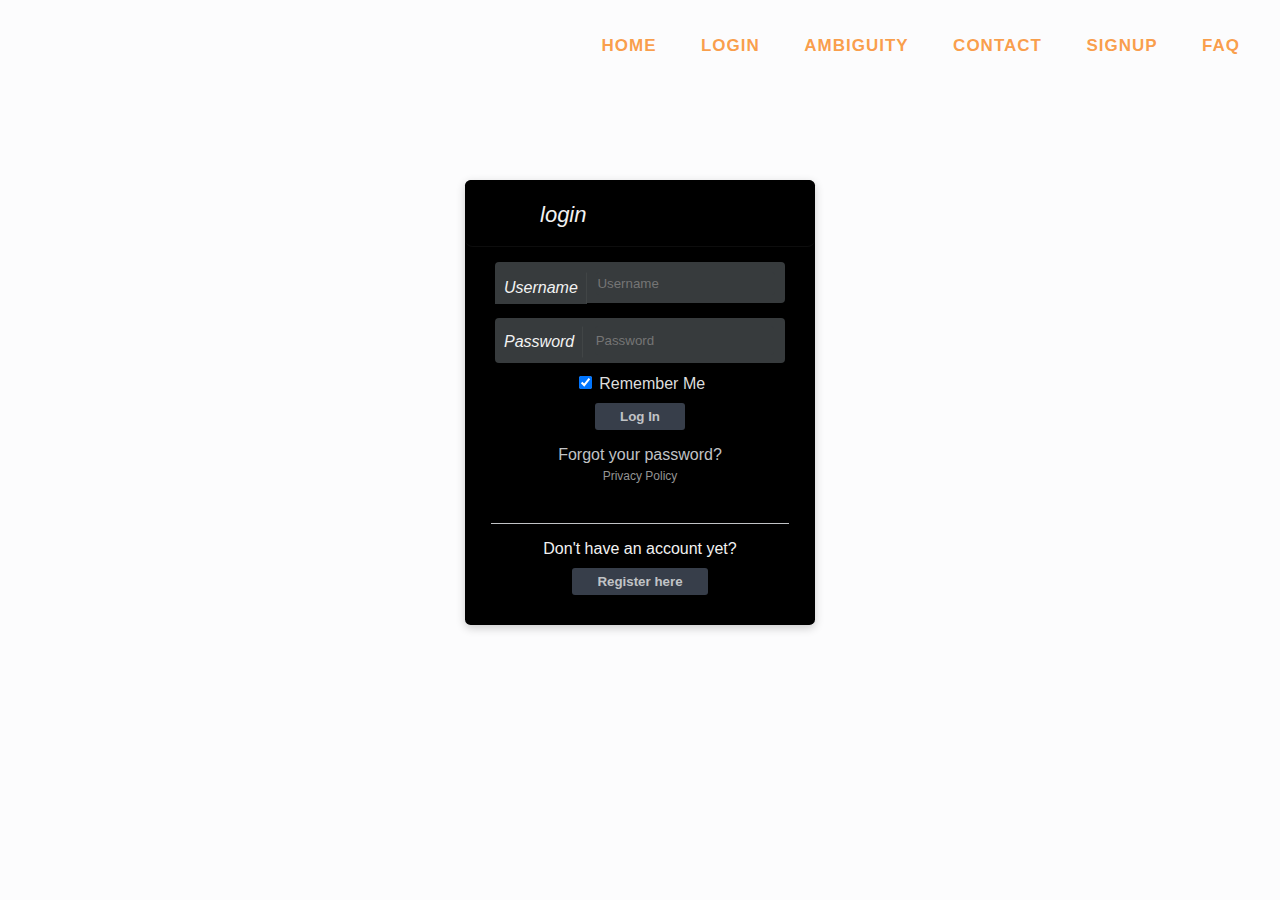
<file: login.html>
<html>

<head>
    <meta charset="UTF-8">
    <title>Login</title>
    
    <link rel="stylesheet" href="main.css">
    <style>
        body {
            background-color: #fcfcfd;
        }
    </style>
</head>
<header> 
        <div class="main">
                        <ul class="list">
                            <li><a href="page1.html">HOME </a></li>
                            <li><a href="login.html">LOGIN</a> </li>
                            <li><a href="">AMBIGUITY</a> </li>
                            <li><a href="index.html">CONTACT</a></li>
                            <li><a href="register.html">SIGNUP</a></li>
                            <li><a href="faq.html">FAQ </a></li>
                           
                         </ul>        
        </div>
        </header>

<body>
    <div id="container-login">
        <div id="title">
            <i class="material-icons lock">   login</i> 
        </div>

        <form action="Verify.jsp">
            <div class="input">
                <div class="input-addon">
                    <i class="material-icons">Username</i>
                </div>
                <input id="username" name="uname" placeholder="Username" type="text"  required class="validate" autocomplete="off">
            </div>
            <div class="input">
                <div class="input-addon">
                    <i class="material-icons">Password</i>
                </div>
                <input id="password" name="pwd" placeholder="Password" type="password" required class="validate" autocomplete="off">
            </div>
            

            <div class="remember-me">
                <input type="checkbox" checked>
                <span style="color: #DDD">Remember Me</span>
            </div>

            <input type="submit" value="Log In" />
        </form>

        <div class="forgot-password">
            <a href="#">Forgot your password?</a>
        </div>
        <div class="privacy">
            <a href="#">Privacy Policy</a>
        </div>

        <div class="register">
            Don't have an account yet?
            <a href="register.html"><button id="register-link">Register here</button></a>
        </div>
    </div>
</body>

</html>
</file>
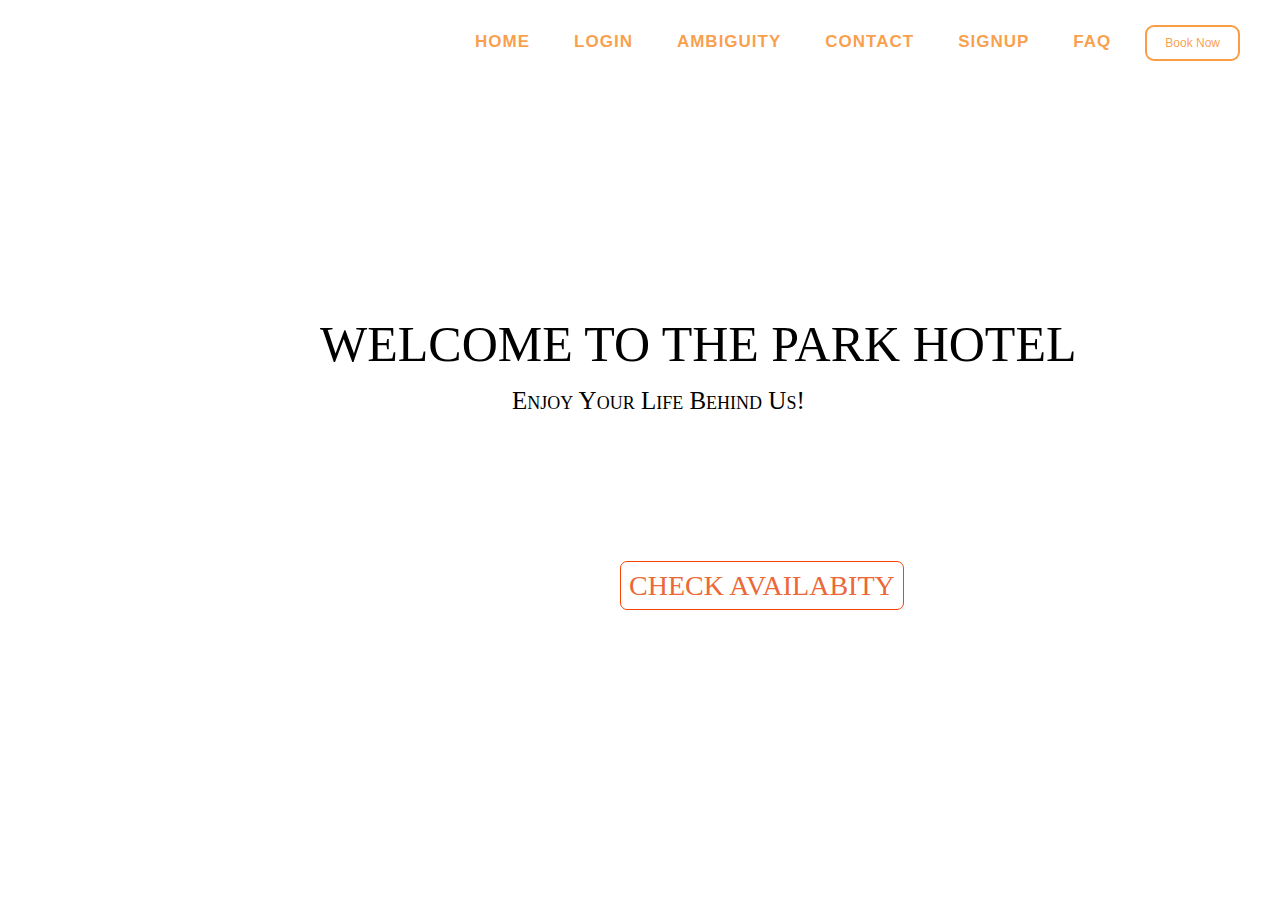
<file: page1.html>
<html>
<head>
<title>PARK HOTEL GROUPS</title>
<link rel="icon" href="4.jpg">
<link rel="stylesheet" href="page1.css"  type="text/css">
</head>    
<body>
<header> 
<div class="main">
                <ul class="list">
                    <li><a href="page1.html">HOME </a></li>
                    <li><a href="login.html">LOGIN</a> </li>
                    <li><a href="">AMBIGUITY</a> </li>
                    <li><a href="index.html">CONTACT</a></li>
                    <li><a href="register.html">SIGNUP</a></li>
                    <li><a href="faq.html">FAQ </a></li>
                    <li><button class="btnn success">Book Now</button></li>
                 </ul>        
</div>
<div class="c">
    <p>WELCOME TO THE PARK HOTEL</p>
</div>
<div class="cc">
    <p>Enjoy Your Life Behind Us!</p>
</div>
</header>
<div class="btn">
    <a href=""class="b btn-two"><span>CHECK AVAILABITY</span></a>
            
</div>

</body>
</html>
</file>
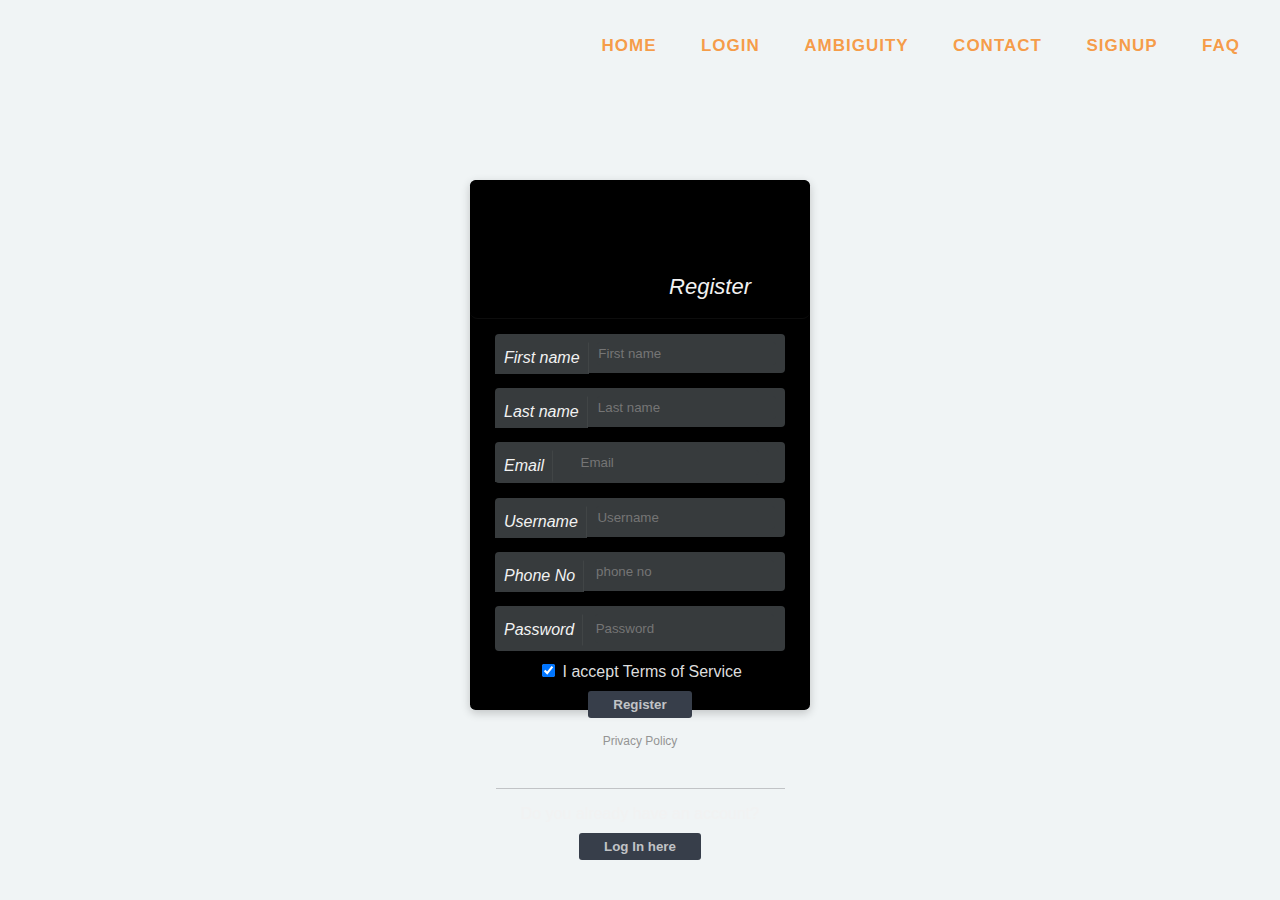
<file: register.html>
<html>

<head>
    <meta charset="UTF-8">
    <title>Register</title>
    <link rel="stylesheet" href="main.css">
    <style>
        body {
            background-color: #f0f4f5;
        }
    </style>
</head>
<header> 
        <div class="main">
                        <ul class="list">
                            <li><a href="page1.html">HOME </a></li>
                            <li><a href="login.html">LOGIN</a> </li>
                            <li><a href="">AMBIGUITY</a> </li>
                            <li><a href="index.html">CONTACT</a></li>
                            <li><a href="register.html">SIGNUP</a></li>
                            <li><a href="faq.html">FAQ </a></li>
                         </ul>        
        </div>
        </header>
<body>
    <div id="container-register">
        <div id="title">
            <i class="material-icons lock"> Register</i> 
        </div>

        <form action="store.jsp" method="post">
               <div class="input">
                <div class="input-addon">
                    <i class="material-icons">First name</i>
                </div>
                <input id="First name" placeholder="First name" type="text" name="fname" required class="validate" autocomplete="off" required>
            </div>
            <div class="input">
                <div class="input-addon">
                    <i class="material-icons">Last name</i>
                </div>
                <input id="Last name" placeholder="Last name" type="text" name="lname" required class="validate" autocomplete="off" required>
            </div>



            

              <div class="input">
                <div class="input-addon">
                    <i class="material-icons">Email</i>
                </div>
                <input id="email" placeholder="Email" pattern="[^ @]*@[^ @]*" name="email" type="email" required class="validate" autocomplete="off" required>
            </div>

            <div class="clearfix"></div>
            


            <div class="input">
                <div class="input-addon">
                    <i class="material-icons">Username</i>
                </div>
                <input id="username" placeholder="Username" type="text" name="username" required class="validate" autocomplete="off" required>
            </div>
            <div class="input">
                <div class="input-addon">
                    <i class="material-icons">Phone No</i>
                </div>
                <input id="phone no" placeholder="phone no"pattern="[789][0-9]{9}" type="text" name="phoneno" required class="validate" autocomplete="off" required>
            </div>
            <div class="input">
                <div class="input-addon">
                    <i class="material-icons">Password</i>
                </div>
                <input id="password" placeholder="Password" type="password" required class="validate" name="password" autocomplete="off" required>
            </div>
            
            <div class="remember-me">
                <input type="checkbox" checked>
                <span style="color: #DDD">I accept Terms of Service</span>
            </div>

            <input type="submit"  value="Register" />
        </form>

        <div class="privacy">
            <a href="#">Privacy Policy</a>
        </div>

        <div class="register">
            Do you already have an account?
            <a href="login.html"><button id="register-link">Log In here</button></a>
        </div>
    </div>
</body>

</html>
</file>
<file: vendor/daterangepicker/daterangepicker.css>
.daterangepicker {
  position: absolute;
  color: inherit;
  background-color: #fff;
  border-radius: 4px;
  width: 278px;
  padding: 4px;
  margin-top: 1px;
  top: 100px;
  left: 20px;
  /* Calendars */ }
  .daterangepicker:before, .daterangepicker:after {
    position: absolute;
    display: inline-block;
    border-bottom-color: rgba(0, 0, 0, 0.2);
    content: ''; }
  .daterangepicker:before {
    top: -7px;
    border-right: 7px solid transparent;
    border-left: 7px solid transparent;
    border-bottom: 7px solid #ccc; }
  .daterangepicker:after {
    top: -6px;
    border-right: 6px solid transparent;
    border-bottom: 6px solid #fff;
    border-left: 6px solid transparent; }
  .daterangepicker.opensleft:before {
    right: 9px; }
  .daterangepicker.opensleft:after {
    right: 10px; }
  .daterangepicker.openscenter:before {
    left: 0;
    right: 0;
    width: 0;
    margin-left: auto;
    margin-right: auto; }
  .daterangepicker.openscenter:after {
    left: 0;
    right: 0;
    width: 0;
    margin-left: auto;
    margin-right: auto; }
  .daterangepicker.opensright:before {
    left: 9px; }
  .daterangepicker.opensright:after {
    left: 10px; }
  .daterangepicker.dropup {
    margin-top: -5px; }
    .daterangepicker.dropup:before {
      top: initial;
      bottom: -7px;
      border-bottom: initial;
      border-top: 7px solid #ccc; }
    .daterangepicker.dropup:after {
      top: initial;
      bottom: -6px;
      border-bottom: initial;
      border-top: 6px solid #fff; }
  .daterangepicker.dropdown-menu {
    max-width: none;
    z-index: 3001; }
  .daterangepicker.single .ranges, .daterangepicker.single .calendar {
    float: none; }
  .daterangepicker.show-calendar .calendar {
    display: block; }
  .daterangepicker .calendar {
    display: none;
    max-width: 270px;
    margin: 4px; }
    .daterangepicker .calendar.single .calendar-table {
      border: none; }
    .daterangepicker .calendar th, .daterangepicker .calendar td {
      white-space: nowrap;
      text-align: center;
      min-width: 32px; }
  .daterangepicker .calendar-table {
    border: 1px solid #fff;
    padding: 4px;
    border-radius: 4px;
    background-color: #fff; }
  .daterangepicker table {
    width: 100%;
    margin: 0; }
  .daterangepicker td, .daterangepicker th {
    text-align: center;
    width: 20px;
    height: 20px;
    border-radius: 4px;
    border: 1px solid transparent;
    white-space: nowrap;
    cursor: pointer; }
    .daterangepicker td.available:hover, .daterangepicker th.available:hover {
      background-color: #eee;
      border-color: transparent;
      color: inherit; }
    .daterangepicker td.week, .daterangepicker th.week {
      font-size: 80%;
      color: #ccc; }
  .daterangepicker td.off, .daterangepicker td.off.in-range, .daterangepicker td.off.start-date, .daterangepicker td.off.end-date {
    background-color: #fff;
    border-color: transparent;
    color: #999; }
  .daterangepicker td.in-range {
    background-color: #ebf4f8;
    border-color: transparent;
    color: #000;
    border-radius: 0; }
  .daterangepicker td.start-date {
    border-radius: 4px 0 0 4px; }
  .daterangepicker td.end-date {
    border-radius: 0 4px 4px 0; }
  .daterangepicker td.start-date.end-date {
    border-radius: 4px; }
  .daterangepicker td.active, .daterangepicker td.active:hover {
    background-color: #357ebd;
    border-color: transparent;
    color: #fff; }
  .daterangepicker th.month {
    width: auto; }
  .daterangepicker td.disabled, .daterangepicker option.disabled {
    color: #999;
    cursor: not-allowed;
    text-decoration: line-through; }
  .daterangepicker select.monthselect, .daterangepicker select.yearselect {
    font-size: 12px;
    padding: 1px;
    height: auto;
    margin: 0;
    cursor: default; }
  .daterangepicker select.monthselect {
    margin-right: 2%;
    width: 56%; }
  .daterangepicker select.yearselect {
    width: 40%; }
  .daterangepicker select.hourselect, .daterangepicker select.minuteselect, .daterangepicker select.secondselect, .daterangepicker select.ampmselect {
    width: 50px;
    margin-bottom: 0; }
  .daterangepicker .input-mini {
    border: 1px solid #ccc;
    border-radius: 4px;
    color: #555;
    height: 30px;
    line-height: 30px;
    display: block;
    vertical-align: middle;
    margin: 0 0 5px 0;
    padding: 0 6px 0 28px;
    width: 100%; }
    .daterangepicker .input-mini.active {
      border: 1px solid #08c;
      border-radius: 4px; }
  .daterangepicker .daterangepicker_input {
    position: relative; }
    .daterangepicker .daterangepicker_input i {
      position: absolute;
      left: 8px;
      top: 8px; }
  .daterangepicker.rtl .input-mini {
    padding-right: 28px;
    padding-left: 6px; }
  .daterangepicker.rtl .daterangepicker_input i {
    left: auto;
    right: 8px; }
  .daterangepicker .calendar-time {
    text-align: center;
    margin: 5px auto;
    line-height: 30px;
    position: relative;
    padding-left: 28px; }
    .daterangepicker .calendar-time select.disabled {
      color: #ccc;
      cursor: not-allowed; }

.ranges {
  font-size: 11px;
  float: none;
  margin: 4px;
  text-align: left; }
  .ranges ul {
    list-style: none;
    margin: 0 auto;
    padding: 0;
    width: 100%; }
  .ranges li {
    font-size: 13px;
    background-color: #f5f5f5;
    border: 1px solid #f5f5f5;
    border-radius: 4px;
    color: #08c;
    padding: 3px 12px;
    margin-bottom: 8px;
    cursor: pointer; }
    .ranges li:hover {
      background-color: #08c;
      border: 1px solid #08c;
      color: #fff; }
    .ranges li.active {
      background-color: #08c;
      border: 1px solid #08c;
      color: #fff; }

/*  Larger Screen Styling */
@media (min-width: 564px) {
  .daterangepicker {
    width: auto; }
    .daterangepicker .ranges ul {
      width: 160px; }
    .daterangepicker.single .ranges ul {
      width: 100%; }
    .daterangepicker.single .calendar.left {
      clear: none; }
    .daterangepicker.single.ltr .ranges, .daterangepicker.single.ltr .calendar {
      float: left; }
    .daterangepicker.single.rtl .ranges, .daterangepicker.single.rtl .calendar {
      float: right; }
    .daterangepicker.ltr {
      direction: ltr;
      text-align: left; }
      .daterangepicker.ltr .calendar.left {
        clear: left;
        margin-right: 0; }
        .daterangepicker.ltr .calendar.left .calendar-table {
          border-right: none;
          border-top-right-radius: 0;
          border-bottom-right-radius: 0; }
      .daterangepicker.ltr .calendar.right {
        margin-left: 0; }
        .daterangepicker.ltr .calendar.right .calendar-table {
          border-left: none;
          border-top-left-radius: 0;
          border-bottom-left-radius: 0; }
      .daterangepicker.ltr .left .daterangepicker_input {
        padding-right: 12px; }
      .daterangepicker.ltr .calendar.left .calendar-table {
        padding-right: 12px; }
      .daterangepicker.ltr .ranges, .daterangepicker.ltr .calendar {
        float: left; }
    .daterangepicker.rtl {
      direction: rtl;
      text-align: right; }
      .daterangepicker.rtl .calendar.left {
        clear: right;
        margin-left: 0; }
        .daterangepicker.rtl .calendar.left .calendar-table {
          border-left: none;
          border-top-left-radius: 0;
          border-bottom-left-radius: 0; }
      .daterangepicker.rtl .calendar.right {
        margin-right: 0; }
        .daterangepicker.rtl .calendar.right .calendar-table {
          border-right: none;
          border-top-right-radius: 0;
          border-bottom-right-radius: 0; }
      .daterangepicker.rtl .left .daterangepicker_input {
        padding-left: 12px; }
      .daterangepicker.rtl .calendar.left .calendar-table {
        padding-left: 12px; }
      .daterangepicker.rtl .ranges, .daterangepicker.rtl .calendar {
        text-align: right;
        float: right; } }
@media (min-width: 730px) {
  .daterangepicker .ranges {
    width: auto; }
  .daterangepicker.ltr .ranges {
    float: left; }
  .daterangepicker.rtl .ranges {
    float: right; }
  .daterangepicker .calendar.left {
    clear: none !important; } }
</file>
<file: css/util.css>
/*[ FONT SIZE ]
///////////////////////////////////////////////////////////
*/
.fs-1 {font-size: 1px;}
.fs-2 {font-size: 2px;}
.fs-3 {font-size: 3px;}
.fs-4 {font-size: 4px;}
.fs-5 {font-size: 5px;}
.fs-6 {font-size: 6px;}
.fs-7 {font-size: 7px;}
.fs-8 {font-size: 8px;}
.fs-9 {font-size: 9px;}
.fs-10 {font-size: 10px;}
.fs-11 {font-size: 11px;}
.fs-12 {font-size: 12px;}
.fs-13 {font-size: 13px;}
.fs-14 {font-size: 14px;}
.fs-15 {font-size: 15px;}
.fs-16 {font-size: 16px;}
.fs-17 {font-size: 17px;}
.fs-18 {font-size: 18px;}
.fs-19 {font-size: 19px;}
.fs-20 {font-size: 20px;}
.fs-21 {font-size: 21px;}
.fs-22 {font-size: 22px;}
.fs-23 {font-size: 23px;}
.fs-24 {font-size: 24px;}
.fs-25 {font-size: 25px;}
.fs-26 {font-size: 26px;}
.fs-27 {font-size: 27px;}
.fs-28 {font-size: 28px;}
.fs-29 {font-size: 29px;}
.fs-30 {font-size: 30px;}
.fs-31 {font-size: 31px;}
.fs-32 {font-size: 32px;}
.fs-33 {font-size: 33px;}
.fs-34 {font-size: 34px;}
.fs-35 {font-size: 35px;}
.fs-36 {font-size: 36px;}
.fs-37 {font-size: 37px;}
.fs-38 {font-size: 38px;}
.fs-39 {font-size: 39px;}
.fs-40 {font-size: 40px;}
.fs-41 {font-size: 41px;}
.fs-42 {font-size: 42px;}
.fs-43 {font-size: 43px;}
.fs-44 {font-size: 44px;}
.fs-45 {font-size: 45px;}
.fs-46 {font-size: 46px;}
.fs-47 {font-size: 47px;}
.fs-48 {font-size: 48px;}
.fs-49 {font-size: 49px;}
.fs-50 {font-size: 50px;}
.fs-51 {font-size: 51px;}
.fs-52 {font-size: 52px;}
.fs-53 {font-size: 53px;}
.fs-54 {font-size: 54px;}
.fs-55 {font-size: 55px;}
.fs-56 {font-size: 56px;}
.fs-57 {font-size: 57px;}
.fs-58 {font-size: 58px;}
.fs-59 {font-size: 59px;}
.fs-60 {font-size: 60px;}
.fs-61 {font-size: 61px;}
.fs-62 {font-size: 62px;}
.fs-63 {font-size: 63px;}
.fs-64 {font-size: 64px;}
.fs-65 {font-size: 65px;}
.fs-66 {font-size: 66px;}
.fs-67 {font-size: 67px;}
.fs-68 {font-size: 68px;}
.fs-69 {font-size: 69px;}
.fs-70 {font-size: 70px;}
.fs-71 {font-size: 71px;}
.fs-72 {font-size: 72px;}
.fs-73 {font-size: 73px;}
.fs-74 {font-size: 74px;}
.fs-75 {font-size: 75px;}
.fs-76 {font-size: 76px;}
.fs-77 {font-size: 77px;}
.fs-78 {font-size: 78px;}
.fs-79 {font-size: 79px;}
.fs-80 {font-size: 80px;}
.fs-81 {font-size: 81px;}
.fs-82 {font-size: 82px;}
.fs-83 {font-size: 83px;}
.fs-84 {font-size: 84px;}
.fs-85 {font-size: 85px;}
.fs-86 {font-size: 86px;}
.fs-87 {font-size: 87px;}
.fs-88 {font-size: 88px;}
.fs-89 {font-size: 89px;}
.fs-90 {font-size: 90px;}
.fs-91 {font-size: 91px;}
.fs-92 {font-size: 92px;}
.fs-93 {font-size: 93px;}
.fs-94 {font-size: 94px;}
.fs-95 {font-size: 95px;}
.fs-96 {font-size: 96px;}
.fs-97 {font-size: 97px;}
.fs-98 {font-size: 98px;}
.fs-99 {font-size: 99px;}
.fs-100 {font-size: 100px;}
.fs-101 {font-size: 101px;}
.fs-102 {font-size: 102px;}
.fs-103 {font-size: 103px;}
.fs-104 {font-size: 104px;}
.fs-105 {font-size: 105px;}
.fs-106 {font-size: 106px;}
.fs-107 {font-size: 107px;}
.fs-108 {font-size: 108px;}
.fs-109 {font-size: 109px;}
.fs-110 {font-size: 110px;}
.fs-111 {font-size: 111px;}
.fs-112 {font-size: 112px;}
.fs-113 {font-size: 113px;}
.fs-114 {font-size: 114px;}
.fs-115 {font-size: 115px;}
.fs-116 {font-size: 116px;}
.fs-117 {font-size: 117px;}
.fs-118 {font-size: 118px;}
.fs-119 {font-size: 119px;}
.fs-120 {font-size: 120px;}
.fs-121 {font-size: 121px;}
.fs-122 {font-size: 122px;}
.fs-123 {font-size: 123px;}
.fs-124 {font-size: 124px;}
.fs-125 {font-size: 125px;}
.fs-126 {font-size: 126px;}
.fs-127 {font-size: 127px;}
.fs-128 {font-size: 128px;}
.fs-129 {font-size: 129px;}
.fs-130 {font-size: 130px;}
.fs-131 {font-size: 131px;}
.fs-132 {font-size: 132px;}
.fs-133 {font-size: 133px;}
.fs-134 {font-size: 134px;}
.fs-135 {font-size: 135px;}
.fs-136 {font-size: 136px;}
.fs-137 {font-size: 137px;}
.fs-138 {font-size: 138px;}
.fs-139 {font-size: 139px;}
.fs-140 {font-size: 140px;}
.fs-141 {font-size: 141px;}
.fs-142 {font-size: 142px;}
.fs-143 {font-size: 143px;}
.fs-144 {font-size: 144px;}
.fs-145 {font-size: 145px;}
.fs-146 {font-size: 146px;}
.fs-147 {font-size: 147px;}
.fs-148 {font-size: 148px;}
.fs-149 {font-size: 149px;}
.fs-150 {font-size: 150px;}
.fs-151 {font-size: 151px;}
.fs-152 {font-size: 152px;}
.fs-153 {font-size: 153px;}
.fs-154 {font-size: 154px;}
.fs-155 {font-size: 155px;}
.fs-156 {font-size: 156px;}
.fs-157 {font-size: 157px;}
.fs-158 {font-size: 158px;}
.fs-159 {font-size: 159px;}
.fs-160 {font-size: 160px;}
.fs-161 {font-size: 161px;}
.fs-162 {font-size: 162px;}
.fs-163 {font-size: 163px;}
.fs-164 {font-size: 164px;}
.fs-165 {font-size: 165px;}
.fs-166 {font-size: 166px;}
.fs-167 {font-size: 167px;}
.fs-168 {font-size: 168px;}
.fs-169 {font-size: 169px;}
.fs-170 {font-size: 170px;}
.fs-171 {font-size: 171px;}
.fs-172 {font-size: 172px;}
.fs-173 {font-size: 173px;}
.fs-174 {font-size: 174px;}
.fs-175 {font-size: 175px;}
.fs-176 {font-size: 176px;}
.fs-177 {font-size: 177px;}
.fs-178 {font-size: 178px;}
.fs-179 {font-size: 179px;}
.fs-180 {font-size: 180px;}
.fs-181 {font-size: 181px;}
.fs-182 {font-size: 182px;}
.fs-183 {font-size: 183px;}
.fs-184 {font-size: 184px;}
.fs-185 {font-size: 185px;}
.fs-186 {font-size: 186px;}
.fs-187 {font-size: 187px;}
.fs-188 {font-size: 188px;}
.fs-189 {font-size: 189px;}
.fs-190 {font-size: 190px;}
.fs-191 {font-size: 191px;}
.fs-192 {font-size: 192px;}
.fs-193 {font-size: 193px;}
.fs-194 {font-size: 194px;}
.fs-195 {font-size: 195px;}
.fs-196 {font-size: 196px;}
.fs-197 {font-size: 197px;}
.fs-198 {font-size: 198px;}
.fs-199 {font-size: 199px;}
.fs-200 {font-size: 200px;}

/*[ PADDING ]
///////////////////////////////////////////////////////////
*/
.p-t-0 {padding-top: 0px;}
.p-t-1 {padding-top: 1px;}
.p-t-2 {padding-top: 2px;}
.p-t-3 {padding-top: 3px;}
.p-t-4 {padding-top: 4px;}
.p-t-5 {padding-top: 5px;}
.p-t-6 {padding-top: 6px;}
.p-t-7 {padding-top: 7px;}
.p-t-8 {padding-top: 8px;}
.p-t-9 {padding-top: 9px;}
.p-t-10 {padding-top: 10px;}
.p-t-11 {padding-top: 11px;}
.p-t-12 {padding-top: 12px;}
.p-t-13 {padding-top: 13px;}
.p-t-14 {padding-top: 14px;}
.p-t-15 {padding-top: 15px;}
.p-t-16 {padding-top: 16px;}
.p-t-17 {padding-top: 17px;}
.p-t-18 {padding-top: 18px;}
.p-t-19 {padding-top: 19px;}
.p-t-20 {padding-top: 20px;}
.p-t-21 {padding-top: 21px;}
.p-t-22 {padding-top: 22px;}
.p-t-23 {padding-top: 23px;}
.p-t-24 {padding-top: 24px;}
.p-t-25 {padding-top: 25px;}
.p-t-26 {padding-top: 26px;}
.p-t-27 {padding-top: 27px;}
.p-t-28 {padding-top: 28px;}
.p-t-29 {padding-top: 29px;}
.p-t-30 {padding-top: 30px;}
.p-t-31 {padding-top: 31px;}
.p-t-32 {padding-top: 32px;}
.p-t-33 {padding-top: 33px;}
.p-t-34 {padding-top: 34px;}
.p-t-35 {padding-top: 35px;}
.p-t-36 {padding-top: 36px;}
.p-t-37 {padding-top: 37px;}
.p-t-38 {padding-top: 38px;}
.p-t-39 {padding-top: 39px;}
.p-t-40 {padding-top: 40px;}
.p-t-41 {padding-top: 41px;}
.p-t-42 {padding-top: 42px;}
.p-t-43 {padding-top: 43px;}
.p-t-44 {padding-top: 44px;}
.p-t-45 {padding-top: 45px;}
.p-t-46 {padding-top: 46px;}
.p-t-47 {padding-top: 47px;}
.p-t-48 {padding-top: 48px;}
.p-t-49 {padding-top: 49px;}
.p-t-50 {padding-top: 50px;}
.p-t-51 {padding-top: 51px;}
.p-t-52 {padding-top: 52px;}
.p-t-53 {padding-top: 53px;}
.p-t-54 {padding-top: 54px;}
.p-t-55 {padding-top: 55px;}
.p-t-56 {padding-top: 56px;}
.p-t-57 {padding-top: 57px;}
.p-t-58 {padding-top: 58px;}
.p-t-59 {padding-top: 59px;}
.p-t-60 {padding-top: 60px;}
.p-t-61 {padding-top: 61px;}
.p-t-62 {padding-top: 62px;}
.p-t-63 {padding-top: 63px;}
.p-t-64 {padding-top: 64px;}
.p-t-65 {padding-top: 65px;}
.p-t-66 {padding-top: 66px;}
.p-t-67 {padding-top: 67px;}
.p-t-68 {padding-top: 68px;}
.p-t-69 {padding-top: 69px;}
.p-t-70 {padding-top: 70px;}
.p-t-71 {padding-top: 71px;}
.p-t-72 {padding-top: 72px;}
.p-t-73 {padding-top: 73px;}
.p-t-74 {padding-top: 74px;}
.p-t-75 {padding-top: 75px;}
.p-t-76 {padding-top: 76px;}
.p-t-77 {padding-top: 77px;}
.p-t-78 {padding-top: 78px;}
.p-t-79 {padding-top: 79px;}
.p-t-80 {padding-top: 80px;}
.p-t-81 {padding-top: 81px;}
.p-t-82 {padding-top: 82px;}
.p-t-83 {padding-top: 83px;}
.p-t-84 {padding-top: 84px;}
.p-t-85 {padding-top: 85px;}
.p-t-86 {padding-top: 86px;}
.p-t-87 {padding-top: 87px;}
.p-t-88 {padding-top: 88px;}
.p-t-89 {padding-top: 89px;}
.p-t-90 {padding-top: 90px;}
.p-t-91 {padding-top: 91px;}
.p-t-92 {padding-top: 92px;}
.p-t-93 {padding-top: 93px;}
.p-t-94 {padding-top: 94px;}
.p-t-95 {padding-top: 95px;}
.p-t-96 {padding-top: 96px;}
.p-t-97 {padding-top: 97px;}
.p-t-98 {padding-top: 98px;}
.p-t-99 {padding-top: 99px;}
.p-t-100 {padding-top: 100px;}
.p-t-101 {padding-top: 101px;}
.p-t-102 {padding-top: 102px;}
.p-t-103 {padding-top: 103px;}
.p-t-104 {padding-top: 104px;}
.p-t-105 {padding-top: 105px;}
.p-t-106 {padding-top: 106px;}
.p-t-107 {padding-top: 107px;}
.p-t-108 {padding-top: 108px;}
.p-t-109 {padding-top: 109px;}
.p-t-110 {padding-top: 110px;}
.p-t-111 {padding-top: 111px;}
.p-t-112 {padding-top: 112px;}
.p-t-113 {padding-top: 113px;}
.p-t-114 {padding-top: 114px;}
.p-t-115 {padding-top: 115px;}
.p-t-116 {padding-top: 116px;}
.p-t-117 {padding-top: 117px;}
.p-t-118 {padding-top: 118px;}
.p-t-119 {padding-top: 119px;}
.p-t-120 {padding-top: 120px;}
.p-t-121 {padding-top: 121px;}
.p-t-122 {padding-top: 122px;}
.p-t-123 {padding-top: 123px;}
.p-t-124 {padding-top: 124px;}
.p-t-125 {padding-top: 125px;}
.p-t-126 {padding-top: 126px;}
.p-t-127 {padding-top: 127px;}
.p-t-128 {padding-top: 128px;}
.p-t-129 {padding-top: 129px;}
.p-t-130 {padding-top: 130px;}
.p-t-131 {padding-top: 131px;}
.p-t-132 {padding-top: 132px;}
.p-t-133 {padding-top: 133px;}
.p-t-134 {padding-top: 134px;}
.p-t-135 {padding-top: 135px;}
.p-t-136 {padding-top: 136px;}
.p-t-137 {padding-top: 137px;}
.p-t-138 {padding-top: 138px;}
.p-t-139 {padding-top: 139px;}
.p-t-140 {padding-top: 140px;}
.p-t-141 {padding-top: 141px;}
.p-t-142 {padding-top: 142px;}
.p-t-143 {padding-top: 143px;}
.p-t-144 {padding-top: 144px;}
.p-t-145 {padding-top: 145px;}
.p-t-146 {padding-top: 146px;}
.p-t-147 {padding-top: 147px;}
.p-t-148 {padding-top: 148px;}
.p-t-149 {padding-top: 149px;}
.p-t-150 {padding-top: 150px;}
.p-t-151 {padding-top: 151px;}
.p-t-152 {padding-top: 152px;}
.p-t-153 {padding-top: 153px;}
.p-t-154 {padding-top: 154px;}
.p-t-155 {padding-top: 155px;}
.p-t-156 {padding-top: 156px;}
.p-t-157 {padding-top: 157px;}
.p-t-158 {padding-top: 158px;}
.p-t-159 {padding-top: 159px;}
.p-t-160 {padding-top: 160px;}
.p-t-161 {padding-top: 161px;}
.p-t-162 {padding-top: 162px;}
.p-t-163 {padding-top: 163px;}
.p-t-164 {padding-top: 164px;}
.p-t-165 {padding-top: 165px;}
.p-t-166 {padding-top: 166px;}
.p-t-167 {padding-top: 167px;}
.p-t-168 {padding-top: 168px;}
.p-t-169 {padding-top: 169px;}
.p-t-170 {padding-top: 170px;}
.p-t-171 {padding-top: 171px;}
.p-t-172 {padding-top: 172px;}
.p-t-173 {padding-top: 173px;}
.p-t-174 {padding-top: 174px;}
.p-t-175 {padding-top: 175px;}
.p-t-176 {padding-top: 176px;}
.p-t-177 {padding-top: 177px;}
.p-t-178 {padding-top: 178px;}
.p-t-179 {padding-top: 179px;}
.p-t-180 {padding-top: 180px;}
.p-t-181 {padding-top: 181px;}
.p-t-182 {padding-top: 182px;}
.p-t-183 {padding-top: 183px;}
.p-t-184 {padding-top: 184px;}
.p-t-185 {padding-top: 185px;}
.p-t-186 {padding-top: 186px;}
.p-t-187 {padding-top: 187px;}
.p-t-188 {padding-top: 188px;}
.p-t-189 {padding-top: 189px;}
.p-t-190 {padding-top: 190px;}
.p-t-191 {padding-top: 191px;}
.p-t-192 {padding-top: 192px;}
.p-t-193 {padding-top: 193px;}
.p-t-194 {padding-top: 194px;}
.p-t-195 {padding-top: 195px;}
.p-t-196 {padding-top: 196px;}
.p-t-197 {padding-top: 197px;}
.p-t-198 {padding-top: 198px;}
.p-t-199 {padding-top: 199px;}
.p-t-200 {padding-top: 200px;}
.p-t-201 {padding-top: 201px;}
.p-t-202 {padding-top: 202px;}
.p-t-203 {padding-top: 203px;}
.p-t-204 {padding-top: 204px;}
.p-t-205 {padding-top: 205px;}
.p-t-206 {padding-top: 206px;}
.p-t-207 {padding-top: 207px;}
.p-t-208 {padding-top: 208px;}
.p-t-209 {padding-top: 209px;}
.p-t-210 {padding-top: 210px;}
.p-t-211 {padding-top: 211px;}
.p-t-212 {padding-top: 212px;}
.p-t-213 {padding-top: 213px;}
.p-t-214 {padding-top: 214px;}
.p-t-215 {padding-top: 215px;}
.p-t-216 {padding-top: 216px;}
.p-t-217 {padding-top: 217px;}
.p-t-218 {padding-top: 218px;}
.p-t-219 {padding-top: 219px;}
.p-t-220 {padding-top: 220px;}
.p-t-221 {padding-top: 221px;}
.p-t-222 {padding-top: 222px;}
.p-t-223 {padding-top: 223px;}
.p-t-224 {padding-top: 224px;}
.p-t-225 {padding-top: 225px;}
.p-t-226 {padding-top: 226px;}
.p-t-227 {padding-top: 227px;}
.p-t-228 {padding-top: 228px;}
.p-t-229 {padding-top: 229px;}
.p-t-230 {padding-top: 230px;}
.p-t-231 {padding-top: 231px;}
.p-t-232 {padding-top: 232px;}
.p-t-233 {padding-top: 233px;}
.p-t-234 {padding-top: 234px;}
.p-t-235 {padding-top: 235px;}
.p-t-236 {padding-top: 236px;}
.p-t-237 {padding-top: 237px;}
.p-t-238 {padding-top: 238px;}
.p-t-239 {padding-top: 239px;}
.p-t-240 {padding-top: 240px;}
.p-t-241 {padding-top: 241px;}
.p-t-242 {padding-top: 242px;}
.p-t-243 {padding-top: 243px;}
.p-t-244 {padding-top: 244px;}
.p-t-245 {padding-top: 245px;}
.p-t-246 {padding-top: 246px;}
.p-t-247 {padding-top: 247px;}
.p-t-248 {padding-top: 248px;}
.p-t-249 {padding-top: 249px;}
.p-t-250 {padding-top: 250px;}
.p-b-0 {padding-bottom: 0px;}
.p-b-1 {padding-bottom: 1px;}
.p-b-2 {padding-bottom: 2px;}
.p-b-3 {padding-bottom: 3px;}
.p-b-4 {padding-bottom: 4px;}
.p-b-5 {padding-bottom: 5px;}
.p-b-6 {padding-bottom: 6px;}
.p-b-7 {padding-bottom: 7px;}
.p-b-8 {padding-bottom: 8px;}
.p-b-9 {padding-bottom: 9px;}
.p-b-10 {padding-bottom: 10px;}
.p-b-11 {padding-bottom: 11px;}
.p-b-12 {padding-bottom: 12px;}
.p-b-13 {padding-bottom: 13px;}
.p-b-14 {padding-bottom: 14px;}
.p-b-15 {padding-bottom: 15px;}
.p-b-16 {padding-bottom: 16px;}
.p-b-17 {padding-bottom: 17px;}
.p-b-18 {padding-bottom: 18px;}
.p-b-19 {padding-bottom: 19px;}
.p-b-20 {padding-bottom: 20px;}
.p-b-21 {padding-bottom: 21px;}
.p-b-22 {padding-bottom: 22px;}
.p-b-23 {padding-bottom: 23px;}
.p-b-24 {padding-bottom: 24px;}
.p-b-25 {padding-bottom: 25px;}
.p-b-26 {padding-bottom: 26px;}
.p-b-27 {padding-bottom: 27px;}
.p-b-28 {padding-bottom: 28px;}
.p-b-29 {padding-bottom: 29px;}
.p-b-30 {padding-bottom: 30px;}
.p-b-31 {padding-bottom: 31px;}
.p-b-32 {padding-bottom: 32px;}
.p-b-33 {padding-bottom: 33px;}
.p-b-34 {padding-bottom: 34px;}
.p-b-35 {padding-bottom: 35px;}
.p-b-36 {padding-bottom: 36px;}
.p-b-37 {padding-bottom: 37px;}
.p-b-38 {padding-bottom: 38px;}
.p-b-39 {padding-bottom: 39px;}
.p-b-40 {padding-bottom: 40px;}
.p-b-41 {padding-bottom: 41px;}
.p-b-42 {padding-bottom: 42px;}
.p-b-43 {padding-bottom: 43px;}
.p-b-44 {padding-bottom: 44px;}
.p-b-45 {padding-bottom: 45px;}
.p-b-46 {padding-bottom: 46px;}
.p-b-47 {padding-bottom: 47px;}
.p-b-48 {padding-bottom: 48px;}
.p-b-49 {padding-bottom: 49px;}
.p-b-50 {padding-bottom: 50px;}
.p-b-51 {padding-bottom: 51px;}
.p-b-52 {padding-bottom: 52px;}
.p-b-53 {padding-bottom: 53px;}
.p-b-54 {padding-bottom: 54px;}
.p-b-55 {padding-bottom: 55px;}
.p-b-56 {padding-bottom: 56px;}
.p-b-57 {padding-bottom: 57px;}
.p-b-58 {padding-bottom: 58px;}
.p-b-59 {padding-bottom: 59px;}
.p-b-60 {padding-bottom: 60px;}
.p-b-61 {padding-bottom: 61px;}
.p-b-62 {padding-bottom: 62px;}
.p-b-63 {padding-bottom: 63px;}
.p-b-64 {padding-bottom: 64px;}
.p-b-65 {padding-bottom: 65px;}
.p-b-66 {padding-bottom: 66px;}
.p-b-67 {padding-bottom: 67px;}
.p-b-68 {padding-bottom: 68px;}
.p-b-69 {padding-bottom: 69px;}
.p-b-70 {padding-bottom: 70px;}
.p-b-71 {padding-bottom: 71px;}
.p-b-72 {padding-bottom: 72px;}
.p-b-73 {padding-bottom: 73px;}
.p-b-74 {padding-bottom: 74px;}
.p-b-75 {padding-bottom: 75px;}
.p-b-76 {padding-bottom: 76px;}
.p-b-77 {padding-bottom: 77px;}
.p-b-78 {padding-bottom: 78px;}
.p-b-79 {padding-bottom: 79px;}
.p-b-80 {padding-bottom: 80px;}
.p-b-81 {padding-bottom: 81px;}
.p-b-82 {padding-bottom: 82px;}
.p-b-83 {padding-bottom: 83px;}
.p-b-84 {padding-bottom: 84px;}
.p-b-85 {padding-bottom: 85px;}
.p-b-86 {padding-bottom: 86px;}
.p-b-87 {padding-bottom: 87px;}
.p-b-88 {padding-bottom: 88px;}
.p-b-89 {padding-bottom: 89px;}
.p-b-90 {padding-bottom: 90px;}
.p-b-91 {padding-bottom: 91px;}
.p-b-92 {padding-bottom: 92px;}
.p-b-93 {padding-bottom: 93px;}
.p-b-94 {padding-bottom: 94px;}
.p-b-95 {padding-bottom: 95px;}
.p-b-96 {padding-bottom: 96px;}
.p-b-97 {padding-bottom: 97px;}
.p-b-98 {padding-bottom: 98px;}
.p-b-99 {padding-bottom: 99px;}
.p-b-100 {padding-bottom: 100px;}
.p-b-101 {padding-bottom: 101px;}
.p-b-102 {padding-bottom: 102px;}
.p-b-103 {padding-bottom: 103px;}
.p-b-104 {padding-bottom: 104px;}
.p-b-105 {padding-bottom: 105px;}
.p-b-106 {padding-bottom: 106px;}
.p-b-107 {padding-bottom: 107px;}
.p-b-108 {padding-bottom: 108px;}
.p-b-109 {padding-bottom: 109px;}
.p-b-110 {padding-bottom: 110px;}
.p-b-111 {padding-bottom: 111px;}
.p-b-112 {padding-bottom: 112px;}
.p-b-113 {padding-bottom: 113px;}
.p-b-114 {padding-bottom: 114px;}
.p-b-115 {padding-bottom: 115px;}
.p-b-116 {padding-bottom: 116px;}
.p-b-117 {padding-bottom: 117px;}
.p-b-118 {padding-bottom: 118px;}
.p-b-119 {padding-bottom: 119px;}
.p-b-120 {padding-bottom: 120px;}
.p-b-121 {padding-bottom: 121px;}
.p-b-122 {padding-bottom: 122px;}
.p-b-123 {padding-bottom: 123px;}
.p-b-124 {padding-bottom: 124px;}
.p-b-125 {padding-bottom: 125px;}
.p-b-126 {padding-bottom: 126px;}
.p-b-127 {padding-bottom: 127px;}
.p-b-128 {padding-bottom: 128px;}
.p-b-129 {padding-bottom: 129px;}
.p-b-130 {padding-bottom: 130px;}
.p-b-131 {padding-bottom: 131px;}
.p-b-132 {padding-bottom: 132px;}
.p-b-133 {padding-bottom: 133px;}
.p-b-134 {padding-bottom: 134px;}
.p-b-135 {padding-bottom: 135px;}
.p-b-136 {padding-bottom: 136px;}
.p-b-137 {padding-bottom: 137px;}
.p-b-138 {padding-bottom: 138px;}
.p-b-139 {padding-bottom: 139px;}
.p-b-140 {padding-bottom: 140px;}
.p-b-141 {padding-bottom: 141px;}
.p-b-142 {padding-bottom: 142px;}
.p-b-143 {padding-bottom: 143px;}
.p-b-144 {padding-bottom: 144px;}
.p-b-145 {padding-bottom: 145px;}
.p-b-146 {padding-bottom: 146px;}
.p-b-147 {padding-bottom: 147px;}
.p-b-148 {padding-bottom: 148px;}
.p-b-149 {padding-bottom: 149px;}
.p-b-150 {padding-bottom: 150px;}
.p-b-151 {padding-bottom: 151px;}
.p-b-152 {padding-bottom: 152px;}
.p-b-153 {padding-bottom: 153px;}
.p-b-154 {padding-bottom: 154px;}
.p-b-155 {padding-bottom: 155px;}
.p-b-156 {padding-bottom: 156px;}
.p-b-157 {padding-bottom: 157px;}
.p-b-158 {padding-bottom: 158px;}
.p-b-159 {padding-bottom: 159px;}
.p-b-160 {padding-bottom: 160px;}
.p-b-161 {padding-bottom: 161px;}
.p-b-162 {padding-bottom: 162px;}
.p-b-163 {padding-bottom: 163px;}
.p-b-164 {padding-bottom: 164px;}
.p-b-165 {padding-bottom: 165px;}
.p-b-166 {padding-bottom: 166px;}
.p-b-167 {padding-bottom: 167px;}
.p-b-168 {padding-bottom: 168px;}
.p-b-169 {padding-bottom: 169px;}
.p-b-170 {padding-bottom: 170px;}
.p-b-171 {padding-bottom: 171px;}
.p-b-172 {padding-bottom: 172px;}
.p-b-173 {padding-bottom: 173px;}
.p-b-174 {padding-bottom: 174px;}
.p-b-175 {padding-bottom: 175px;}
.p-b-176 {padding-bottom: 176px;}
.p-b-177 {padding-bottom: 177px;}
.p-b-178 {padding-bottom: 178px;}
.p-b-179 {padding-bottom: 179px;}
.p-b-180 {padding-bottom: 180px;}
.p-b-181 {padding-bottom: 181px;}
.p-b-182 {padding-bottom: 182px;}
.p-b-183 {padding-bottom: 183px;}
.p-b-184 {padding-bottom: 184px;}
.p-b-185 {padding-bottom: 185px;}
.p-b-186 {padding-bottom: 186px;}
.p-b-187 {padding-bottom: 187px;}
.p-b-188 {padding-bottom: 188px;}
.p-b-189 {padding-bottom: 189px;}
.p-b-190 {padding-bottom: 190px;}
.p-b-191 {padding-bottom: 191px;}
.p-b-192 {padding-bottom: 192px;}
.p-b-193 {padding-bottom: 193px;}
.p-b-194 {padding-bottom: 194px;}
.p-b-195 {padding-bottom: 195px;}
.p-b-196 {padding-bottom: 196px;}
.p-b-197 {padding-bottom: 197px;}
.p-b-198 {padding-bottom: 198px;}
.p-b-199 {padding-bottom: 199px;}
.p-b-200 {padding-bottom: 200px;}
.p-b-201 {padding-bottom: 201px;}
.p-b-202 {padding-bottom: 202px;}
.p-b-203 {padding-bottom: 203px;}
.p-b-204 {padding-bottom: 204px;}
.p-b-205 {padding-bottom: 205px;}
.p-b-206 {padding-bottom: 206px;}
.p-b-207 {padding-bottom: 207px;}
.p-b-208 {padding-bottom: 208px;}
.p-b-209 {padding-bottom: 209px;}
.p-b-210 {padding-bottom: 210px;}
.p-b-211 {padding-bottom: 211px;}
.p-b-212 {padding-bottom: 212px;}
.p-b-213 {padding-bottom: 213px;}
.p-b-214 {padding-bottom: 214px;}
.p-b-215 {padding-bottom: 215px;}
.p-b-216 {padding-bottom: 216px;}
.p-b-217 {padding-bottom: 217px;}
.p-b-218 {padding-bottom: 218px;}
.p-b-219 {padding-bottom: 219px;}
.p-b-220 {padding-bottom: 220px;}
.p-b-221 {padding-bottom: 221px;}
.p-b-222 {padding-bottom: 222px;}
.p-b-223 {padding-bottom: 223px;}
.p-b-224 {padding-bottom: 224px;}
.p-b-225 {padding-bottom: 225px;}
.p-b-226 {padding-bottom: 226px;}
.p-b-227 {padding-bottom: 227px;}
.p-b-228 {padding-bottom: 228px;}
.p-b-229 {padding-bottom: 229px;}
.p-b-230 {padding-bottom: 230px;}
.p-b-231 {padding-bottom: 231px;}
.p-b-232 {padding-bottom: 232px;}
.p-b-233 {padding-bottom: 233px;}
.p-b-234 {padding-bottom: 234px;}
.p-b-235 {padding-bottom: 235px;}
.p-b-236 {padding-bottom: 236px;}
.p-b-237 {padding-bottom: 237px;}
.p-b-238 {padding-bottom: 238px;}
.p-b-239 {padding-bottom: 239px;}
.p-b-240 {padding-bottom: 240px;}
.p-b-241 {padding-bottom: 241px;}
.p-b-242 {padding-bottom: 242px;}
.p-b-243 {padding-bottom: 243px;}
.p-b-244 {padding-bottom: 244px;}
.p-b-245 {padding-bottom: 245px;}
.p-b-246 {padding-bottom: 246px;}
.p-b-247 {padding-bottom: 247px;}
.p-b-248 {padding-bottom: 248px;}
.p-b-249 {padding-bottom: 249px;}
.p-b-250 {padding-bottom: 250px;}
.p-l-0 {padding-left: 0px;}
.p-l-1 {padding-left: 1px;}
.p-l-2 {padding-left: 2px;}
.p-l-3 {padding-left: 3px;}
.p-l-4 {padding-left: 4px;}
.p-l-5 {padding-left: 5px;}
.p-l-6 {padding-left: 6px;}
.p-l-7 {padding-left: 7px;}
.p-l-8 {padding-left: 8px;}
.p-l-9 {padding-left: 9px;}
.p-l-10 {padding-left: 10px;}
.p-l-11 {padding-left: 11px;}
.p-l-12 {padding-left: 12px;}
.p-l-13 {padding-left: 13px;}
.p-l-14 {padding-left: 14px;}
.p-l-15 {padding-left: 15px;}
.p-l-16 {padding-left: 16px;}
.p-l-17 {padding-left: 17px;}
.p-l-18 {padding-left: 18px;}
.p-l-19 {padding-left: 19px;}
.p-l-20 {padding-left: 20px;}
.p-l-21 {padding-left: 21px;}
.p-l-22 {padding-left: 22px;}
.p-l-23 {padding-left: 23px;}
.p-l-24 {padding-left: 24px;}
.p-l-25 {padding-left: 25px;}
.p-l-26 {padding-left: 26px;}
.p-l-27 {padding-left: 27px;}
.p-l-28 {padding-left: 28px;}
.p-l-29 {padding-left: 29px;}
.p-l-30 {padding-left: 30px;}
.p-l-31 {padding-left: 31px;}
.p-l-32 {padding-left: 32px;}
.p-l-33 {padding-left: 33px;}
.p-l-34 {padding-left: 34px;}
.p-l-35 {padding-left: 35px;}
.p-l-36 {padding-left: 36px;}
.p-l-37 {padding-left: 37px;}
.p-l-38 {padding-left: 38px;}
.p-l-39 {padding-left: 39px;}
.p-l-40 {padding-left: 40px;}
.p-l-41 {padding-left: 41px;}
.p-l-42 {padding-left: 42px;}
.p-l-43 {padding-left: 43px;}
.p-l-44 {padding-left: 44px;}
.p-l-45 {padding-left: 45px;}
.p-l-46 {padding-left: 46px;}
.p-l-47 {padding-left: 47px;}
.p-l-48 {padding-left: 48px;}
.p-l-49 {padding-left: 49px;}
.p-l-50 {padding-left: 50px;}
.p-l-51 {padding-left: 51px;}
.p-l-52 {padding-left: 52px;}
.p-l-53 {padding-left: 53px;}
.p-l-54 {padding-left: 54px;}
.p-l-55 {padding-left: 55px;}
.p-l-56 {padding-left: 56px;}
.p-l-57 {padding-left: 57px;}
.p-l-58 {padding-left: 58px;}
.p-l-59 {padding-left: 59px;}
.p-l-60 {padding-left: 60px;}
.p-l-61 {padding-left: 61px;}
.p-l-62 {padding-left: 62px;}
.p-l-63 {padding-left: 63px;}
.p-l-64 {padding-left: 64px;}
.p-l-65 {padding-left: 65px;}
.p-l-66 {padding-left: 66px;}
.p-l-67 {padding-left: 67px;}
.p-l-68 {padding-left: 68px;}
.p-l-69 {padding-left: 69px;}
.p-l-70 {padding-left: 70px;}
.p-l-71 {padding-left: 71px;}
.p-l-72 {padding-left: 72px;}
.p-l-73 {padding-left: 73px;}
.p-l-74 {padding-left: 74px;}
.p-l-75 {padding-left: 75px;}
.p-l-76 {padding-left: 76px;}
.p-l-77 {padding-left: 77px;}
.p-l-78 {padding-left: 78px;}
.p-l-79 {padding-left: 79px;}
.p-l-80 {padding-left: 80px;}
.p-l-81 {padding-left: 81px;}
.p-l-82 {padding-left: 82px;}
.p-l-83 {padding-left: 83px;}
.p-l-84 {padding-left: 84px;}
.p-l-85 {padding-left: 85px;}
.p-l-86 {padding-left: 86px;}
.p-l-87 {padding-left: 87px;}
.p-l-88 {padding-left: 88px;}
.p-l-89 {padding-left: 89px;}
.p-l-90 {padding-left: 90px;}
.p-l-91 {padding-left: 91px;}
.p-l-92 {padding-left: 92px;}
.p-l-93 {padding-left: 93px;}
.p-l-94 {padding-left: 94px;}
.p-l-95 {padding-left: 95px;}
.p-l-96 {padding-left: 96px;}
.p-l-97 {padding-left: 97px;}
.p-l-98 {padding-left: 98px;}
.p-l-99 {padding-left: 99px;}
.p-l-100 {padding-left: 100px;}
.p-l-101 {padding-left: 101px;}
.p-l-102 {padding-left: 102px;}
.p-l-103 {padding-left: 103px;}
.p-l-104 {padding-left: 104px;}
.p-l-105 {padding-left: 105px;}
.p-l-106 {padding-left: 106px;}
.p-l-107 {padding-left: 107px;}
.p-l-108 {padding-left: 108px;}
.p-l-109 {padding-left: 109px;}
.p-l-110 {padding-left: 110px;}
.p-l-111 {padding-left: 111px;}
.p-l-112 {padding-left: 112px;}
.p-l-113 {padding-left: 113px;}
.p-l-114 {padding-left: 114px;}
.p-l-115 {padding-left: 115px;}
.p-l-116 {padding-left: 116px;}
.p-l-117 {padding-left: 117px;}
.p-l-118 {padding-left: 118px;}
.p-l-119 {padding-left: 119px;}
.p-l-120 {padding-left: 120px;}
.p-l-121 {padding-left: 121px;}
.p-l-122 {padding-left: 122px;}
.p-l-123 {padding-left: 123px;}
.p-l-124 {padding-left: 124px;}
.p-l-125 {padding-left: 125px;}
.p-l-126 {padding-left: 126px;}
.p-l-127 {padding-left: 127px;}
.p-l-128 {padding-left: 128px;}
.p-l-129 {padding-left: 129px;}
.p-l-130 {padding-left: 130px;}
.p-l-131 {padding-left: 131px;}
.p-l-132 {padding-left: 132px;}
.p-l-133 {padding-left: 133px;}
.p-l-134 {padding-left: 134px;}
.p-l-135 {padding-left: 135px;}
.p-l-136 {padding-left: 136px;}
.p-l-137 {padding-left: 137px;}
.p-l-138 {padding-left: 138px;}
.p-l-139 {padding-left: 139px;}
.p-l-140 {padding-left: 140px;}
.p-l-141 {padding-left: 141px;}
.p-l-142 {padding-left: 142px;}
.p-l-143 {padding-left: 143px;}
.p-l-144 {padding-left: 144px;}
.p-l-145 {padding-left: 145px;}
.p-l-146 {padding-left: 146px;}
.p-l-147 {padding-left: 147px;}
.p-l-148 {padding-left: 148px;}
.p-l-149 {padding-left: 149px;}
.p-l-150 {padding-left: 150px;}
.p-l-151 {padding-left: 151px;}
.p-l-152 {padding-left: 152px;}
.p-l-153 {padding-left: 153px;}
.p-l-154 {padding-left: 154px;}
.p-l-155 {padding-left: 155px;}
.p-l-156 {padding-left: 156px;}
.p-l-157 {padding-left: 157px;}
.p-l-158 {padding-left: 158px;}
.p-l-159 {padding-left: 159px;}
.p-l-160 {padding-left: 160px;}
.p-l-161 {padding-left: 161px;}
.p-l-162 {padding-left: 162px;}
.p-l-163 {padding-left: 163px;}
.p-l-164 {padding-left: 164px;}
.p-l-165 {padding-left: 165px;}
.p-l-166 {padding-left: 166px;}
.p-l-167 {padding-left: 167px;}
.p-l-168 {padding-left: 168px;}
.p-l-169 {padding-left: 169px;}
.p-l-170 {padding-left: 170px;}
.p-l-171 {padding-left: 171px;}
.p-l-172 {padding-left: 172px;}
.p-l-173 {padding-left: 173px;}
.p-l-174 {padding-left: 174px;}
.p-l-175 {padding-left: 175px;}
.p-l-176 {padding-left: 176px;}
.p-l-177 {padding-left: 177px;}
.p-l-178 {padding-left: 178px;}
.p-l-179 {padding-left: 179px;}
.p-l-180 {padding-left: 180px;}
.p-l-181 {padding-left: 181px;}
.p-l-182 {padding-left: 182px;}
.p-l-183 {padding-left: 183px;}
.p-l-184 {padding-left: 184px;}
.p-l-185 {padding-left: 185px;}
.p-l-186 {padding-left: 186px;}
.p-l-187 {padding-left: 187px;}
.p-l-188 {padding-left: 188px;}
.p-l-189 {padding-left: 189px;}
.p-l-190 {padding-left: 190px;}
.p-l-191 {padding-left: 191px;}
.p-l-192 {padding-left: 192px;}
.p-l-193 {padding-left: 193px;}
.p-l-194 {padding-left: 194px;}
.p-l-195 {padding-left: 195px;}
.p-l-196 {padding-left: 196px;}
.p-l-197 {padding-left: 197px;}
.p-l-198 {padding-left: 198px;}
.p-l-199 {padding-left: 199px;}
.p-l-200 {padding-left: 200px;}
.p-l-201 {padding-left: 201px;}
.p-l-202 {padding-left: 202px;}
.p-l-203 {padding-left: 203px;}
.p-l-204 {padding-left: 204px;}
.p-l-205 {padding-left: 205px;}
.p-l-206 {padding-left: 206px;}
.p-l-207 {padding-left: 207px;}
.p-l-208 {padding-left: 208px;}
.p-l-209 {padding-left: 209px;}
.p-l-210 {padding-left: 210px;}
.p-l-211 {padding-left: 211px;}
.p-l-212 {padding-left: 212px;}
.p-l-213 {padding-left: 213px;}
.p-l-214 {padding-left: 214px;}
.p-l-215 {padding-left: 215px;}
.p-l-216 {padding-left: 216px;}
.p-l-217 {padding-left: 217px;}
.p-l-218 {padding-left: 218px;}
.p-l-219 {padding-left: 219px;}
.p-l-220 {padding-left: 220px;}
.p-l-221 {padding-left: 221px;}
.p-l-222 {padding-left: 222px;}
.p-l-223 {padding-left: 223px;}
.p-l-224 {padding-left: 224px;}
.p-l-225 {padding-left: 225px;}
.p-l-226 {padding-left: 226px;}
.p-l-227 {padding-left: 227px;}
.p-l-228 {padding-left: 228px;}
.p-l-229 {padding-left: 229px;}
.p-l-230 {padding-left: 230px;}
.p-l-231 {padding-left: 231px;}
.p-l-232 {padding-left: 232px;}
.p-l-233 {padding-left: 233px;}
.p-l-234 {padding-left: 234px;}
.p-l-235 {padding-left: 235px;}
.p-l-236 {padding-left: 236px;}
.p-l-237 {padding-left: 237px;}
.p-l-238 {padding-left: 238px;}
.p-l-239 {padding-left: 239px;}
.p-l-240 {padding-left: 240px;}
.p-l-241 {padding-left: 241px;}
.p-l-242 {padding-left: 242px;}
.p-l-243 {padding-left: 243px;}
.p-l-244 {padding-left: 244px;}
.p-l-245 {padding-left: 245px;}
.p-l-246 {padding-left: 246px;}
.p-l-247 {padding-left: 247px;}
.p-l-248 {padding-left: 248px;}
.p-l-249 {padding-left: 249px;}
.p-l-250 {padding-left: 250px;}
.p-r-0 {padding-right: 0px;}
.p-r-1 {padding-right: 1px;}
.p-r-2 {padding-right: 2px;}
.p-r-3 {padding-right: 3px;}
.p-r-4 {padding-right: 4px;}
.p-r-5 {padding-right: 5px;}
.p-r-6 {padding-right: 6px;}
.p-r-7 {padding-right: 7px;}
.p-r-8 {padding-right: 8px;}
.p-r-9 {padding-right: 9px;}
.p-r-10 {padding-right: 10px;}
.p-r-11 {padding-right: 11px;}
.p-r-12 {padding-right: 12px;}
.p-r-13 {padding-right: 13px;}
.p-r-14 {padding-right: 14px;}
.p-r-15 {padding-right: 15px;}
.p-r-16 {padding-right: 16px;}
.p-r-17 {padding-right: 17px;}
.p-r-18 {padding-right: 18px;}
.p-r-19 {padding-right: 19px;}
.p-r-20 {padding-right: 20px;}
.p-r-21 {padding-right: 21px;}
.p-r-22 {padding-right: 22px;}
.p-r-23 {padding-right: 23px;}
.p-r-24 {padding-right: 24px;}
.p-r-25 {padding-right: 25px;}
.p-r-26 {padding-right: 26px;}
.p-r-27 {padding-right: 27px;}
.p-r-28 {padding-right: 28px;}
.p-r-29 {padding-right: 29px;}
.p-r-30 {padding-right: 30px;}
.p-r-31 {padding-right: 31px;}
.p-r-32 {padding-right: 32px;}
.p-r-33 {padding-right: 33px;}
.p-r-34 {padding-right: 34px;}
.p-r-35 {padding-right: 35px;}
.p-r-36 {padding-right: 36px;}
.p-r-37 {padding-right: 37px;}
.p-r-38 {padding-right: 38px;}
.p-r-39 {padding-right: 39px;}
.p-r-40 {padding-right: 40px;}
.p-r-41 {padding-right: 41px;}
.p-r-42 {padding-right: 42px;}
.p-r-43 {padding-right: 43px;}
.p-r-44 {padding-right: 44px;}
.p-r-45 {padding-right: 45px;}
.p-r-46 {padding-right: 46px;}
.p-r-47 {padding-right: 47px;}
.p-r-48 {padding-right: 48px;}
.p-r-49 {padding-right: 49px;}
.p-r-50 {padding-right: 50px;}
.p-r-51 {padding-right: 51px;}
.p-r-52 {padding-right: 52px;}
.p-r-53 {padding-right: 53px;}
.p-r-54 {padding-right: 54px;}
.p-r-55 {padding-right: 55px;}
.p-r-56 {padding-right: 56px;}
.p-r-57 {padding-right: 57px;}
.p-r-58 {padding-right: 58px;}
.p-r-59 {padding-right: 59px;}
.p-r-60 {padding-right: 60px;}
.p-r-61 {padding-right: 61px;}
.p-r-62 {padding-right: 62px;}
.p-r-63 {padding-right: 63px;}
.p-r-64 {padding-right: 64px;}
.p-r-65 {padding-right: 65px;}
.p-r-66 {padding-right: 66px;}
.p-r-67 {padding-right: 67px;}
.p-r-68 {padding-right: 68px;}
.p-r-69 {padding-right: 69px;}
.p-r-70 {padding-right: 70px;}
.p-r-71 {padding-right: 71px;}
.p-r-72 {padding-right: 72px;}
.p-r-73 {padding-right: 73px;}
.p-r-74 {padding-right: 74px;}
.p-r-75 {padding-right: 75px;}
.p-r-76 {padding-right: 76px;}
.p-r-77 {padding-right: 77px;}
.p-r-78 {padding-right: 78px;}
.p-r-79 {padding-right: 79px;}
.p-r-80 {padding-right: 80px;}
.p-r-81 {padding-right: 81px;}
.p-r-82 {padding-right: 82px;}
.p-r-83 {padding-right: 83px;}
.p-r-84 {padding-right: 84px;}
.p-r-85 {padding-right: 85px;}
.p-r-86 {padding-right: 86px;}
.p-r-87 {padding-right: 87px;}
.p-r-88 {padding-right: 88px;}
.p-r-89 {padding-right: 89px;}
.p-r-90 {padding-right: 90px;}
.p-r-91 {padding-right: 91px;}
.p-r-92 {padding-right: 92px;}
.p-r-93 {padding-right: 93px;}
.p-r-94 {padding-right: 94px;}
.p-r-95 {padding-right: 95px;}
.p-r-96 {padding-right: 96px;}
.p-r-97 {padding-right: 97px;}
.p-r-98 {padding-right: 98px;}
.p-r-99 {padding-right: 99px;}
.p-r-100 {padding-right: 100px;}
.p-r-101 {padding-right: 101px;}
.p-r-102 {padding-right: 102px;}
.p-r-103 {padding-right: 103px;}
.p-r-104 {padding-right: 104px;}
.p-r-105 {padding-right: 105px;}
.p-r-106 {padding-right: 106px;}
.p-r-107 {padding-right: 107px;}
.p-r-108 {padding-right: 108px;}
.p-r-109 {padding-right: 109px;}
.p-r-110 {padding-right: 110px;}
.p-r-111 {padding-right: 111px;}
.p-r-112 {padding-right: 112px;}
.p-r-113 {padding-right: 113px;}
.p-r-114 {padding-right: 114px;}
.p-r-115 {padding-right: 115px;}
.p-r-116 {padding-right: 116px;}
.p-r-117 {padding-right: 117px;}
.p-r-118 {padding-right: 118px;}
.p-r-119 {padding-right: 119px;}
.p-r-120 {padding-right: 120px;}
.p-r-121 {padding-right: 121px;}
.p-r-122 {padding-right: 122px;}
.p-r-123 {padding-right: 123px;}
.p-r-124 {padding-right: 124px;}
.p-r-125 {padding-right: 125px;}
.p-r-126 {padding-right: 126px;}
.p-r-127 {padding-right: 127px;}
.p-r-128 {padding-right: 128px;}
.p-r-129 {padding-right: 129px;}
.p-r-130 {padding-right: 130px;}
.p-r-131 {padding-right: 131px;}
.p-r-132 {padding-right: 132px;}
.p-r-133 {padding-right: 133px;}
.p-r-134 {padding-right: 134px;}
.p-r-135 {padding-right: 135px;}
.p-r-136 {padding-right: 136px;}
.p-r-137 {padding-right: 137px;}
.p-r-138 {padding-right: 138px;}
.p-r-139 {padding-right: 139px;}
.p-r-140 {padding-right: 140px;}
.p-r-141 {padding-right: 141px;}
.p-r-142 {padding-right: 142px;}
.p-r-143 {padding-right: 143px;}
.p-r-144 {padding-right: 144px;}
.p-r-145 {padding-right: 145px;}
.p-r-146 {padding-right: 146px;}
.p-r-147 {padding-right: 147px;}
.p-r-148 {padding-right: 148px;}
.p-r-149 {padding-right: 149px;}
.p-r-150 {padding-right: 150px;}
.p-r-151 {padding-right: 151px;}
.p-r-152 {padding-right: 152px;}
.p-r-153 {padding-right: 153px;}
.p-r-154 {padding-right: 154px;}
.p-r-155 {padding-right: 155px;}
.p-r-156 {padding-right: 156px;}
.p-r-157 {padding-right: 157px;}
.p-r-158 {padding-right: 158px;}
.p-r-159 {padding-right: 159px;}
.p-r-160 {padding-right: 160px;}
.p-r-161 {padding-right: 161px;}
.p-r-162 {padding-right: 162px;}
.p-r-163 {padding-right: 163px;}
.p-r-164 {padding-right: 164px;}
.p-r-165 {padding-right: 165px;}
.p-r-166 {padding-right: 166px;}
.p-r-167 {padding-right: 167px;}
.p-r-168 {padding-right: 168px;}
.p-r-169 {padding-right: 169px;}
.p-r-170 {padding-right: 170px;}
.p-r-171 {padding-right: 171px;}
.p-r-172 {padding-right: 172px;}
.p-r-173 {padding-right: 173px;}
.p-r-174 {padding-right: 174px;}
.p-r-175 {padding-right: 175px;}
.p-r-176 {padding-right: 176px;}
.p-r-177 {padding-right: 177px;}
.p-r-178 {padding-right: 178px;}
.p-r-179 {padding-right: 179px;}
.p-r-180 {padding-right: 180px;}
.p-r-181 {padding-right: 181px;}
.p-r-182 {padding-right: 182px;}
.p-r-183 {padding-right: 183px;}
.p-r-184 {padding-right: 184px;}
.p-r-185 {padding-right: 185px;}
.p-r-186 {padding-right: 186px;}
.p-r-187 {padding-right: 187px;}
.p-r-188 {padding-right: 188px;}
.p-r-189 {padding-right: 189px;}
.p-r-190 {padding-right: 190px;}
.p-r-191 {padding-right: 191px;}
.p-r-192 {padding-right: 192px;}
.p-r-193 {padding-right: 193px;}
.p-r-194 {padding-right: 194px;}
.p-r-195 {padding-right: 195px;}
.p-r-196 {padding-right: 196px;}
.p-r-197 {padding-right: 197px;}
.p-r-198 {padding-right: 198px;}
.p-r-199 {padding-right: 199px;}
.p-r-200 {padding-right: 200px;}
.p-r-201 {padding-right: 201px;}
.p-r-202 {padding-right: 202px;}
.p-r-203 {padding-right: 203px;}
.p-r-204 {padding-right: 204px;}
.p-r-205 {padding-right: 205px;}
.p-r-206 {padding-right: 206px;}
.p-r-207 {padding-right: 207px;}
.p-r-208 {padding-right: 208px;}
.p-r-209 {padding-right: 209px;}
.p-r-210 {padding-right: 210px;}
.p-r-211 {padding-right: 211px;}
.p-r-212 {padding-right: 212px;}
.p-r-213 {padding-right: 213px;}
.p-r-214 {padding-right: 214px;}
.p-r-215 {padding-right: 215px;}
.p-r-216 {padding-right: 216px;}
.p-r-217 {padding-right: 217px;}
.p-r-218 {padding-right: 218px;}
.p-r-219 {padding-right: 219px;}
.p-r-220 {padding-right: 220px;}
.p-r-221 {padding-right: 221px;}
.p-r-222 {padding-right: 222px;}
.p-r-223 {padding-right: 223px;}
.p-r-224 {padding-right: 224px;}
.p-r-225 {padding-right: 225px;}
.p-r-226 {padding-right: 226px;}
.p-r-227 {padding-right: 227px;}
.p-r-228 {padding-right: 228px;}
.p-r-229 {padding-right: 229px;}
.p-r-230 {padding-right: 230px;}
.p-r-231 {padding-right: 231px;}
.p-r-232 {padding-right: 232px;}
.p-r-233 {padding-right: 233px;}
.p-r-234 {padding-right: 234px;}
.p-r-235 {padding-right: 235px;}
.p-r-236 {padding-right: 236px;}
.p-r-237 {padding-right: 237px;}
.p-r-238 {padding-right: 238px;}
.p-r-239 {padding-right: 239px;}
.p-r-240 {padding-right: 240px;}
.p-r-241 {padding-right: 241px;}
.p-r-242 {padding-right: 242px;}
.p-r-243 {padding-right: 243px;}
.p-r-244 {padding-right: 244px;}
.p-r-245 {padding-right: 245px;}
.p-r-246 {padding-right: 246px;}
.p-r-247 {padding-right: 247px;}
.p-r-248 {padding-right: 248px;}
.p-r-249 {padding-right: 249px;}
.p-r-250 {padding-right: 250px;}

/*[ MARGIN ]
///////////////////////////////////////////////////////////
*/
.m-t-0 {margin-top: 0px;}
.m-t-1 {margin-top: 1px;}
.m-t-2 {margin-top: 2px;}
.m-t-3 {margin-top: 3px;}
.m-t-4 {margin-top: 4px;}
.m-t-5 {margin-top: 5px;}
.m-t-6 {margin-top: 6px;}
.m-t-7 {margin-top: 7px;}
.m-t-8 {margin-top: 8px;}
.m-t-9 {margin-top: 9px;}
.m-t-10 {margin-top: 10px;}
.m-t-11 {margin-top: 11px;}
.m-t-12 {margin-top: 12px;}
.m-t-13 {margin-top: 13px;}
.m-t-14 {margin-top: 14px;}
.m-t-15 {margin-top: 15px;}
.m-t-16 {margin-top: 16px;}
.m-t-17 {margin-top: 17px;}
.m-t-18 {margin-top: 18px;}
.m-t-19 {margin-top: 19px;}
.m-t-20 {margin-top: 20px;}
.m-t-21 {margin-top: 21px;}
.m-t-22 {margin-top: 22px;}
.m-t-23 {margin-top: 23px;}
.m-t-24 {margin-top: 24px;}
.m-t-25 {margin-top: 25px;}
.m-t-26 {margin-top: 26px;}
.m-t-27 {margin-top: 27px;}
.m-t-28 {margin-top: 28px;}
.m-t-29 {margin-top: 29px;}
.m-t-30 {margin-top: 30px;}
.m-t-31 {margin-top: 31px;}
.m-t-32 {margin-top: 32px;}
.m-t-33 {margin-top: 33px;}
.m-t-34 {margin-top: 34px;}
.m-t-35 {margin-top: 35px;}
.m-t-36 {margin-top: 36px;}
.m-t-37 {margin-top: 37px;}
.m-t-38 {margin-top: 38px;}
.m-t-39 {margin-top: 39px;}
.m-t-40 {margin-top: 40px;}
.m-t-41 {margin-top: 41px;}
.m-t-42 {margin-top: 42px;}
.m-t-43 {margin-top: 43px;}
.m-t-44 {margin-top: 44px;}
.m-t-45 {margin-top: 45px;}
.m-t-46 {margin-top: 46px;}
.m-t-47 {margin-top: 47px;}
.m-t-48 {margin-top: 48px;}
.m-t-49 {margin-top: 49px;}
.m-t-50 {margin-top: 50px;}
.m-t-51 {margin-top: 51px;}
.m-t-52 {margin-top: 52px;}
.m-t-53 {margin-top: 53px;}
.m-t-54 {margin-top: 54px;}
.m-t-55 {margin-top: 55px;}
.m-t-56 {margin-top: 56px;}
.m-t-57 {margin-top: 57px;}
.m-t-58 {margin-top: 58px;}
.m-t-59 {margin-top: 59px;}
.m-t-60 {margin-top: 60px;}
.m-t-61 {margin-top: 61px;}
.m-t-62 {margin-top: 62px;}
.m-t-63 {margin-top: 63px;}
.m-t-64 {margin-top: 64px;}
.m-t-65 {margin-top: 65px;}
.m-t-66 {margin-top: 66px;}
.m-t-67 {margin-top: 67px;}
.m-t-68 {margin-top: 68px;}
.m-t-69 {margin-top: 69px;}
.m-t-70 {margin-top: 70px;}
.m-t-71 {margin-top: 71px;}
.m-t-72 {margin-top: 72px;}
.m-t-73 {margin-top: 73px;}
.m-t-74 {margin-top: 74px;}
.m-t-75 {margin-top: 75px;}
.m-t-76 {margin-top: 76px;}
.m-t-77 {margin-top: 77px;}
.m-t-78 {margin-top: 78px;}
.m-t-79 {margin-top: 79px;}
.m-t-80 {margin-top: 80px;}
.m-t-81 {margin-top: 81px;}
.m-t-82 {margin-top: 82px;}
.m-t-83 {margin-top: 83px;}
.m-t-84 {margin-top: 84px;}
.m-t-85 {margin-top: 85px;}
.m-t-86 {margin-top: 86px;}
.m-t-87 {margin-top: 87px;}
.m-t-88 {margin-top: 88px;}
.m-t-89 {margin-top: 89px;}
.m-t-90 {margin-top: 90px;}
.m-t-91 {margin-top: 91px;}
.m-t-92 {margin-top: 92px;}
.m-t-93 {margin-top: 93px;}
.m-t-94 {margin-top: 94px;}
.m-t-95 {margin-top: 95px;}
.m-t-96 {margin-top: 96px;}
.m-t-97 {margin-top: 97px;}
.m-t-98 {margin-top: 98px;}
.m-t-99 {margin-top: 99px;}
.m-t-100 {margin-top: 100px;}
.m-t-101 {margin-top: 101px;}
.m-t-102 {margin-top: 102px;}
.m-t-103 {margin-top: 103px;}
.m-t-104 {margin-top: 104px;}
.m-t-105 {margin-top: 105px;}
.m-t-106 {margin-top: 106px;}
.m-t-107 {margin-top: 107px;}
.m-t-108 {margin-top: 108px;}
.m-t-109 {margin-top: 109px;}
.m-t-110 {margin-top: 110px;}
.m-t-111 {margin-top: 111px;}
.m-t-112 {margin-top: 112px;}
.m-t-113 {margin-top: 113px;}
.m-t-114 {margin-top: 114px;}
.m-t-115 {margin-top: 115px;}
.m-t-116 {margin-top: 116px;}
.m-t-117 {margin-top: 117px;}
.m-t-118 {margin-top: 118px;}
.m-t-119 {margin-top: 119px;}
.m-t-120 {margin-top: 120px;}
.m-t-121 {margin-top: 121px;}
.m-t-122 {margin-top: 122px;}
.m-t-123 {margin-top: 123px;}
.m-t-124 {margin-top: 124px;}
.m-t-125 {margin-top: 125px;}
.m-t-126 {margin-top: 126px;}
.m-t-127 {margin-top: 127px;}
.m-t-128 {margin-top: 128px;}
.m-t-129 {margin-top: 129px;}
.m-t-130 {margin-top: 130px;}
.m-t-131 {margin-top: 131px;}
.m-t-132 {margin-top: 132px;}
.m-t-133 {margin-top: 133px;}
.m-t-134 {margin-top: 134px;}
.m-t-135 {margin-top: 135px;}
.m-t-136 {margin-top: 136px;}
.m-t-137 {margin-top: 137px;}
.m-t-138 {margin-top: 138px;}
.m-t-139 {margin-top: 139px;}
.m-t-140 {margin-top: 140px;}
.m-t-141 {margin-top: 141px;}
.m-t-142 {margin-top: 142px;}
.m-t-143 {margin-top: 143px;}
.m-t-144 {margin-top: 144px;}
.m-t-145 {margin-top: 145px;}
.m-t-146 {margin-top: 146px;}
.m-t-147 {margin-top: 147px;}
.m-t-148 {margin-top: 148px;}
.m-t-149 {margin-top: 149px;}
.m-t-150 {margin-top: 150px;}
.m-t-151 {margin-top: 151px;}
.m-t-152 {margin-top: 152px;}
.m-t-153 {margin-top: 153px;}
.m-t-154 {margin-top: 154px;}
.m-t-155 {margin-top: 155px;}
.m-t-156 {margin-top: 156px;}
.m-t-157 {margin-top: 157px;}
.m-t-158 {margin-top: 158px;}
.m-t-159 {margin-top: 159px;}
.m-t-160 {margin-top: 160px;}
.m-t-161 {margin-top: 161px;}
.m-t-162 {margin-top: 162px;}
.m-t-163 {margin-top: 163px;}
.m-t-164 {margin-top: 164px;}
.m-t-165 {margin-top: 165px;}
.m-t-166 {margin-top: 166px;}
.m-t-167 {margin-top: 167px;}
.m-t-168 {margin-top: 168px;}
.m-t-169 {margin-top: 169px;}
.m-t-170 {margin-top: 170px;}
.m-t-171 {margin-top: 171px;}
.m-t-172 {margin-top: 172px;}
.m-t-173 {margin-top: 173px;}
.m-t-174 {margin-top: 174px;}
.m-t-175 {margin-top: 175px;}
.m-t-176 {margin-top: 176px;}
.m-t-177 {margin-top: 177px;}
.m-t-178 {margin-top: 178px;}
.m-t-179 {margin-top: 179px;}
.m-t-180 {margin-top: 180px;}
.m-t-181 {margin-top: 181px;}
.m-t-182 {margin-top: 182px;}
.m-t-183 {margin-top: 183px;}
.m-t-184 {margin-top: 184px;}
.m-t-185 {margin-top: 185px;}
.m-t-186 {margin-top: 186px;}
.m-t-187 {margin-top: 187px;}
.m-t-188 {margin-top: 188px;}
.m-t-189 {margin-top: 189px;}
.m-t-190 {margin-top: 190px;}
.m-t-191 {margin-top: 191px;}
.m-t-192 {margin-top: 192px;}
.m-t-193 {margin-top: 193px;}
.m-t-194 {margin-top: 194px;}
.m-t-195 {margin-top: 195px;}
.m-t-196 {margin-top: 196px;}
.m-t-197 {margin-top: 197px;}
.m-t-198 {margin-top: 198px;}
.m-t-199 {margin-top: 199px;}
.m-t-200 {margin-top: 200px;}
.m-t-201 {margin-top: 201px;}
.m-t-202 {margin-top: 202px;}
.m-t-203 {margin-top: 203px;}
.m-t-204 {margin-top: 204px;}
.m-t-205 {margin-top: 205px;}
.m-t-206 {margin-top: 206px;}
.m-t-207 {margin-top: 207px;}
.m-t-208 {margin-top: 208px;}
.m-t-209 {margin-top: 209px;}
.m-t-210 {margin-top: 210px;}
.m-t-211 {margin-top: 211px;}
.m-t-212 {margin-top: 212px;}
.m-t-213 {margin-top: 213px;}
.m-t-214 {margin-top: 214px;}
.m-t-215 {margin-top: 215px;}
.m-t-216 {margin-top: 216px;}
.m-t-217 {margin-top: 217px;}
.m-t-218 {margin-top: 218px;}
.m-t-219 {margin-top: 219px;}
.m-t-220 {margin-top: 220px;}
.m-t-221 {margin-top: 221px;}
.m-t-222 {margin-top: 222px;}
.m-t-223 {margin-top: 223px;}
.m-t-224 {margin-top: 224px;}
.m-t-225 {margin-top: 225px;}
.m-t-226 {margin-top: 226px;}
.m-t-227 {margin-top: 227px;}
.m-t-228 {margin-top: 228px;}
.m-t-229 {margin-top: 229px;}
.m-t-230 {margin-top: 230px;}
.m-t-231 {margin-top: 231px;}
.m-t-232 {margin-top: 232px;}
.m-t-233 {margin-top: 233px;}
.m-t-234 {margin-top: 234px;}
.m-t-235 {margin-top: 235px;}
.m-t-236 {margin-top: 236px;}
.m-t-237 {margin-top: 237px;}
.m-t-238 {margin-top: 238px;}
.m-t-239 {margin-top: 239px;}
.m-t-240 {margin-top: 240px;}
.m-t-241 {margin-top: 241px;}
.m-t-242 {margin-top: 242px;}
.m-t-243 {margin-top: 243px;}
.m-t-244 {margin-top: 244px;}
.m-t-245 {margin-top: 245px;}
.m-t-246 {margin-top: 246px;}
.m-t-247 {margin-top: 247px;}
.m-t-248 {margin-top: 248px;}
.m-t-249 {margin-top: 249px;}
.m-t-250 {margin-top: 250px;}
.m-b-0 {margin-bottom: 0px;}
.m-b-1 {margin-bottom: 1px;}
.m-b-2 {margin-bottom: 2px;}
.m-b-3 {margin-bottom: 3px;}
.m-b-4 {margin-bottom: 4px;}
.m-b-5 {margin-bottom: 5px;}
.m-b-6 {margin-bottom: 6px;}
.m-b-7 {margin-bottom: 7px;}
.m-b-8 {margin-bottom: 8px;}
.m-b-9 {margin-bottom: 9px;}
.m-b-10 {margin-bottom: 10px;}
.m-b-11 {margin-bottom: 11px;}
.m-b-12 {margin-bottom: 12px;}
.m-b-13 {margin-bottom: 13px;}
.m-b-14 {margin-bottom: 14px;}
.m-b-15 {margin-bottom: 15px;}
.m-b-16 {margin-bottom: 16px;}
.m-b-17 {margin-bottom: 17px;}
.m-b-18 {margin-bottom: 18px;}
.m-b-19 {margin-bottom: 19px;}
.m-b-20 {margin-bottom: 20px;}
.m-b-21 {margin-bottom: 21px;}
.m-b-22 {margin-bottom: 22px;}
.m-b-23 {margin-bottom: 23px;}
.m-b-24 {margin-bottom: 24px;}
.m-b-25 {margin-bottom: 25px;}
.m-b-26 {margin-bottom: 26px;}
.m-b-27 {margin-bottom: 27px;}
.m-b-28 {margin-bottom: 28px;}
.m-b-29 {margin-bottom: 29px;}
.m-b-30 {margin-bottom: 30px;}
.m-b-31 {margin-bottom: 31px;}
.m-b-32 {margin-bottom: 32px;}
.m-b-33 {margin-bottom: 33px;}
.m-b-34 {margin-bottom: 34px;}
.m-b-35 {margin-bottom: 35px;}
.m-b-36 {margin-bottom: 36px;}
.m-b-37 {margin-bottom: 37px;}
.m-b-38 {margin-bottom: 38px;}
.m-b-39 {margin-bottom: 39px;}
.m-b-40 {margin-bottom: 40px;}
.m-b-41 {margin-bottom: 41px;}
.m-b-42 {margin-bottom: 42px;}
.m-b-43 {margin-bottom: 43px;}
.m-b-44 {margin-bottom: 44px;}
.m-b-45 {margin-bottom: 45px;}
.m-b-46 {margin-bottom: 46px;}
.m-b-47 {margin-bottom: 47px;}
.m-b-48 {margin-bottom: 48px;}
.m-b-49 {margin-bottom: 49px;}
.m-b-50 {margin-bottom: 50px;}
.m-b-51 {margin-bottom: 51px;}
.m-b-52 {margin-bottom: 52px;}
.m-b-53 {margin-bottom: 53px;}
.m-b-54 {margin-bottom: 54px;}
.m-b-55 {margin-bottom: 55px;}
.m-b-56 {margin-bottom: 56px;}
.m-b-57 {margin-bottom: 57px;}
.m-b-58 {margin-bottom: 58px;}
.m-b-59 {margin-bottom: 59px;}
.m-b-60 {margin-bottom: 60px;}
.m-b-61 {margin-bottom: 61px;}
.m-b-62 {margin-bottom: 62px;}
.m-b-63 {margin-bottom: 63px;}
.m-b-64 {margin-bottom: 64px;}
.m-b-65 {margin-bottom: 65px;}
.m-b-66 {margin-bottom: 66px;}
.m-b-67 {margin-bottom: 67px;}
.m-b-68 {margin-bottom: 68px;}
.m-b-69 {margin-bottom: 69px;}
.m-b-70 {margin-bottom: 70px;}
.m-b-71 {margin-bottom: 71px;}
.m-b-72 {margin-bottom: 72px;}
.m-b-73 {margin-bottom: 73px;}
.m-b-74 {margin-bottom: 74px;}
.m-b-75 {margin-bottom: 75px;}
.m-b-76 {margin-bottom: 76px;}
.m-b-77 {margin-bottom: 77px;}
.m-b-78 {margin-bottom: 78px;}
.m-b-79 {margin-bottom: 79px;}
.m-b-80 {margin-bottom: 80px;}
.m-b-81 {margin-bottom: 81px;}
.m-b-82 {margin-bottom: 82px;}
.m-b-83 {margin-bottom: 83px;}
.m-b-84 {margin-bottom: 84px;}
.m-b-85 {margin-bottom: 85px;}
.m-b-86 {margin-bottom: 86px;}
.m-b-87 {margin-bottom: 87px;}
.m-b-88 {margin-bottom: 88px;}
.m-b-89 {margin-bottom: 89px;}
.m-b-90 {margin-bottom: 90px;}
.m-b-91 {margin-bottom: 91px;}
.m-b-92 {margin-bottom: 92px;}
.m-b-93 {margin-bottom: 93px;}
.m-b-94 {margin-bottom: 94px;}
.m-b-95 {margin-bottom: 95px;}
.m-b-96 {margin-bottom: 96px;}
.m-b-97 {margin-bottom: 97px;}
.m-b-98 {margin-bottom: 98px;}
.m-b-99 {margin-bottom: 99px;}
.m-b-100 {margin-bottom: 100px;}
.m-b-101 {margin-bottom: 101px;}
.m-b-102 {margin-bottom: 102px;}
.m-b-103 {margin-bottom: 103px;}
.m-b-104 {margin-bottom: 104px;}
.m-b-105 {margin-bottom: 105px;}
.m-b-106 {margin-bottom: 106px;}
.m-b-107 {margin-bottom: 107px;}
.m-b-108 {margin-bottom: 108px;}
.m-b-109 {margin-bottom: 109px;}
.m-b-110 {margin-bottom: 110px;}
.m-b-111 {margin-bottom: 111px;}
.m-b-112 {margin-bottom: 112px;}
.m-b-113 {margin-bottom: 113px;}
.m-b-114 {margin-bottom: 114px;}
.m-b-115 {margin-bottom: 115px;}
.m-b-116 {margin-bottom: 116px;}
.m-b-117 {margin-bottom: 117px;}
.m-b-118 {margin-bottom: 118px;}
.m-b-119 {margin-bottom: 119px;}
.m-b-120 {margin-bottom: 120px;}
.m-b-121 {margin-bottom: 121px;}
.m-b-122 {margin-bottom: 122px;}
.m-b-123 {margin-bottom: 123px;}
.m-b-124 {margin-bottom: 124px;}
.m-b-125 {margin-bottom: 125px;}
.m-b-126 {margin-bottom: 126px;}
.m-b-127 {margin-bottom: 127px;}
.m-b-128 {margin-bottom: 128px;}
.m-b-129 {margin-bottom: 129px;}
.m-b-130 {margin-bottom: 130px;}
.m-b-131 {margin-bottom: 131px;}
.m-b-132 {margin-bottom: 132px;}
.m-b-133 {margin-bottom: 133px;}
.m-b-134 {margin-bottom: 134px;}
.m-b-135 {margin-bottom: 135px;}
.m-b-136 {margin-bottom: 136px;}
.m-b-137 {margin-bottom: 137px;}
.m-b-138 {margin-bottom: 138px;}
.m-b-139 {margin-bottom: 139px;}
.m-b-140 {margin-bottom: 140px;}
.m-b-141 {margin-bottom: 141px;}
.m-b-142 {margin-bottom: 142px;}
.m-b-143 {margin-bottom: 143px;}
.m-b-144 {margin-bottom: 144px;}
.m-b-145 {margin-bottom: 145px;}
.m-b-146 {margin-bottom: 146px;}
.m-b-147 {margin-bottom: 147px;}
.m-b-148 {margin-bottom: 148px;}
.m-b-149 {margin-bottom: 149px;}
.m-b-150 {margin-bottom: 150px;}
.m-b-151 {margin-bottom: 151px;}
.m-b-152 {margin-bottom: 152px;}
.m-b-153 {margin-bottom: 153px;}
.m-b-154 {margin-bottom: 154px;}
.m-b-155 {margin-bottom: 155px;}
.m-b-156 {margin-bottom: 156px;}
.m-b-157 {margin-bottom: 157px;}
.m-b-158 {margin-bottom: 158px;}
.m-b-159 {margin-bottom: 159px;}
.m-b-160 {margin-bottom: 160px;}
.m-b-161 {margin-bottom: 161px;}
.m-b-162 {margin-bottom: 162px;}
.m-b-163 {margin-bottom: 163px;}
.m-b-164 {margin-bottom: 164px;}
.m-b-165 {margin-bottom: 165px;}
.m-b-166 {margin-bottom: 166px;}
.m-b-167 {margin-bottom: 167px;}
.m-b-168 {margin-bottom: 168px;}
.m-b-169 {margin-bottom: 169px;}
.m-b-170 {margin-bottom: 170px;}
.m-b-171 {margin-bottom: 171px;}
.m-b-172 {margin-bottom: 172px;}
.m-b-173 {margin-bottom: 173px;}
.m-b-174 {margin-bottom: 174px;}
.m-b-175 {margin-bottom: 175px;}
.m-b-176 {margin-bottom: 176px;}
.m-b-177 {margin-bottom: 177px;}
.m-b-178 {margin-bottom: 178px;}
.m-b-179 {margin-bottom: 179px;}
.m-b-180 {margin-bottom: 180px;}
.m-b-181 {margin-bottom: 181px;}
.m-b-182 {margin-bottom: 182px;}
.m-b-183 {margin-bottom: 183px;}
.m-b-184 {margin-bottom: 184px;}
.m-b-185 {margin-bottom: 185px;}
.m-b-186 {margin-bottom: 186px;}
.m-b-187 {margin-bottom: 187px;}
.m-b-188 {margin-bottom: 188px;}
.m-b-189 {margin-bottom: 189px;}
.m-b-190 {margin-bottom: 190px;}
.m-b-191 {margin-bottom: 191px;}
.m-b-192 {margin-bottom: 192px;}
.m-b-193 {margin-bottom: 193px;}
.m-b-194 {margin-bottom: 194px;}
.m-b-195 {margin-bottom: 195px;}
.m-b-196 {margin-bottom: 196px;}
.m-b-197 {margin-bottom: 197px;}
.m-b-198 {margin-bottom: 198px;}
.m-b-199 {margin-bottom: 199px;}
.m-b-200 {margin-bottom: 200px;}
.m-b-201 {margin-bottom: 201px;}
.m-b-202 {margin-bottom: 202px;}
.m-b-203 {margin-bottom: 203px;}
.m-b-204 {margin-bottom: 204px;}
.m-b-205 {margin-bottom: 205px;}
.m-b-206 {margin-bottom: 206px;}
.m-b-207 {margin-bottom: 207px;}
.m-b-208 {margin-bottom: 208px;}
.m-b-209 {margin-bottom: 209px;}
.m-b-210 {margin-bottom: 210px;}
.m-b-211 {margin-bottom: 211px;}
.m-b-212 {margin-bottom: 212px;}
.m-b-213 {margin-bottom: 213px;}
.m-b-214 {margin-bottom: 214px;}
.m-b-215 {margin-bottom: 215px;}
.m-b-216 {margin-bottom: 216px;}
.m-b-217 {margin-bottom: 217px;}
.m-b-218 {margin-bottom: 218px;}
.m-b-219 {margin-bottom: 219px;}
.m-b-220 {margin-bottom: 220px;}
.m-b-221 {margin-bottom: 221px;}
.m-b-222 {margin-bottom: 222px;}
.m-b-223 {margin-bottom: 223px;}
.m-b-224 {margin-bottom: 224px;}
.m-b-225 {margin-bottom: 225px;}
.m-b-226 {margin-bottom: 226px;}
.m-b-227 {margin-bottom: 227px;}
.m-b-228 {margin-bottom: 228px;}
.m-b-229 {margin-bottom: 229px;}
.m-b-230 {margin-bottom: 230px;}
.m-b-231 {margin-bottom: 231px;}
.m-b-232 {margin-bottom: 232px;}
.m-b-233 {margin-bottom: 233px;}
.m-b-234 {margin-bottom: 234px;}
.m-b-235 {margin-bottom: 235px;}
.m-b-236 {margin-bottom: 236px;}
.m-b-237 {margin-bottom: 237px;}
.m-b-238 {margin-bottom: 238px;}
.m-b-239 {margin-bottom: 239px;}
.m-b-240 {margin-bottom: 240px;}
.m-b-241 {margin-bottom: 241px;}
.m-b-242 {margin-bottom: 242px;}
.m-b-243 {margin-bottom: 243px;}
.m-b-244 {margin-bottom: 244px;}
.m-b-245 {margin-bottom: 245px;}
.m-b-246 {margin-bottom: 246px;}
.m-b-247 {margin-bottom: 247px;}
.m-b-248 {margin-bottom: 248px;}
.m-b-249 {margin-bottom: 249px;}
.m-b-250 {margin-bottom: 250px;}
.m-l-0 {margin-left: 0px;}
.m-l-1 {margin-left: 1px;}
.m-l-2 {margin-left: 2px;}
.m-l-3 {margin-left: 3px;}
.m-l-4 {margin-left: 4px;}
.m-l-5 {margin-left: 5px;}
.m-l-6 {margin-left: 6px;}
.m-l-7 {margin-left: 7px;}
.m-l-8 {margin-left: 8px;}
.m-l-9 {margin-left: 9px;}
.m-l-10 {margin-left: 10px;}
.m-l-11 {margin-left: 11px;}
.m-l-12 {margin-left: 12px;}
.m-l-13 {margin-left: 13px;}
.m-l-14 {margin-left: 14px;}
.m-l-15 {margin-left: 15px;}
.m-l-16 {margin-left: 16px;}
.m-l-17 {margin-left: 17px;}
.m-l-18 {margin-left: 18px;}
.m-l-19 {margin-left: 19px;}
.m-l-20 {margin-left: 20px;}
.m-l-21 {margin-left: 21px;}
.m-l-22 {margin-left: 22px;}
.m-l-23 {margin-left: 23px;}
.m-l-24 {margin-left: 24px;}
.m-l-25 {margin-left: 25px;}
.m-l-26 {margin-left: 26px;}
.m-l-27 {margin-left: 27px;}
.m-l-28 {margin-left: 28px;}
.m-l-29 {margin-left: 29px;}
.m-l-30 {margin-left: 30px;}
.m-l-31 {margin-left: 31px;}
.m-l-32 {margin-left: 32px;}
.m-l-33 {margin-left: 33px;}
.m-l-34 {margin-left: 34px;}
.m-l-35 {margin-left: 35px;}
.m-l-36 {margin-left: 36px;}
.m-l-37 {margin-left: 37px;}
.m-l-38 {margin-left: 38px;}
.m-l-39 {margin-left: 39px;}
.m-l-40 {margin-left: 40px;}
.m-l-41 {margin-left: 41px;}
.m-l-42 {margin-left: 42px;}
.m-l-43 {margin-left: 43px;}
.m-l-44 {margin-left: 44px;}
.m-l-45 {margin-left: 45px;}
.m-l-46 {margin-left: 46px;}
.m-l-47 {margin-left: 47px;}
.m-l-48 {margin-left: 48px;}
.m-l-49 {margin-left: 49px;}
.m-l-50 {margin-left: 50px;}
.m-l-51 {margin-left: 51px;}
.m-l-52 {margin-left: 52px;}
.m-l-53 {margin-left: 53px;}
.m-l-54 {margin-left: 54px;}
.m-l-55 {margin-left: 55px;}
.m-l-56 {margin-left: 56px;}
.m-l-57 {margin-left: 57px;}
.m-l-58 {margin-left: 58px;}
.m-l-59 {margin-left: 59px;}
.m-l-60 {margin-left: 60px;}
.m-l-61 {margin-left: 61px;}
.m-l-62 {margin-left: 62px;}
.m-l-63 {margin-left: 63px;}
.m-l-64 {margin-left: 64px;}
.m-l-65 {margin-left: 65px;}
.m-l-66 {margin-left: 66px;}
.m-l-67 {margin-left: 67px;}
.m-l-68 {margin-left: 68px;}
.m-l-69 {margin-left: 69px;}
.m-l-70 {margin-left: 70px;}
.m-l-71 {margin-left: 71px;}
.m-l-72 {margin-left: 72px;}
.m-l-73 {margin-left: 73px;}
.m-l-74 {margin-left: 74px;}
.m-l-75 {margin-left: 75px;}
.m-l-76 {margin-left: 76px;}
.m-l-77 {margin-left: 77px;}
.m-l-78 {margin-left: 78px;}
.m-l-79 {margin-left: 79px;}
.m-l-80 {margin-left: 80px;}
.m-l-81 {margin-left: 81px;}
.m-l-82 {margin-left: 82px;}
.m-l-83 {margin-left: 83px;}
.m-l-84 {margin-left: 84px;}
.m-l-85 {margin-left: 85px;}
.m-l-86 {margin-left: 86px;}
.m-l-87 {margin-left: 87px;}
.m-l-88 {margin-left: 88px;}
.m-l-89 {margin-left: 89px;}
.m-l-90 {margin-left: 90px;}
.m-l-91 {margin-left: 91px;}
.m-l-92 {margin-left: 92px;}
.m-l-93 {margin-left: 93px;}
.m-l-94 {margin-left: 94px;}
.m-l-95 {margin-left: 95px;}
.m-l-96 {margin-left: 96px;}
.m-l-97 {margin-left: 97px;}
.m-l-98 {margin-left: 98px;}
.m-l-99 {margin-left: 99px;}
.m-l-100 {margin-left: 100px;}
.m-l-101 {margin-left: 101px;}
.m-l-102 {margin-left: 102px;}
.m-l-103 {margin-left: 103px;}
.m-l-104 {margin-left: 104px;}
.m-l-105 {margin-left: 105px;}
.m-l-106 {margin-left: 106px;}
.m-l-107 {margin-left: 107px;}
.m-l-108 {margin-left: 108px;}
.m-l-109 {margin-left: 109px;}
.m-l-110 {margin-left: 110px;}
.m-l-111 {margin-left: 111px;}
.m-l-112 {margin-left: 112px;}
.m-l-113 {margin-left: 113px;}
.m-l-114 {margin-left: 114px;}
.m-l-115 {margin-left: 115px;}
.m-l-116 {margin-left: 116px;}
.m-l-117 {margin-left: 117px;}
.m-l-118 {margin-left: 118px;}
.m-l-119 {margin-left: 119px;}
.m-l-120 {margin-left: 120px;}
.m-l-121 {margin-left: 121px;}
.m-l-122 {margin-left: 122px;}
.m-l-123 {margin-left: 123px;}
.m-l-124 {margin-left: 124px;}
.m-l-125 {margin-left: 125px;}
.m-l-126 {margin-left: 126px;}
.m-l-127 {margin-left: 127px;}
.m-l-128 {margin-left: 128px;}
.m-l-129 {margin-left: 129px;}
.m-l-130 {margin-left: 130px;}
.m-l-131 {margin-left: 131px;}
.m-l-132 {margin-left: 132px;}
.m-l-133 {margin-left: 133px;}
.m-l-134 {margin-left: 134px;}
.m-l-135 {margin-left: 135px;}
.m-l-136 {margin-left: 136px;}
.m-l-137 {margin-left: 137px;}
.m-l-138 {margin-left: 138px;}
.m-l-139 {margin-left: 139px;}
.m-l-140 {margin-left: 140px;}
.m-l-141 {margin-left: 141px;}
.m-l-142 {margin-left: 142px;}
.m-l-143 {margin-left: 143px;}
.m-l-144 {margin-left: 144px;}
.m-l-145 {margin-left: 145px;}
.m-l-146 {margin-left: 146px;}
.m-l-147 {margin-left: 147px;}
.m-l-148 {margin-left: 148px;}
.m-l-149 {margin-left: 149px;}
.m-l-150 {margin-left: 150px;}
.m-l-151 {margin-left: 151px;}
.m-l-152 {margin-left: 152px;}
.m-l-153 {margin-left: 153px;}
.m-l-154 {margin-left: 154px;}
.m-l-155 {margin-left: 155px;}
.m-l-156 {margin-left: 156px;}
.m-l-157 {margin-left: 157px;}
.m-l-158 {margin-left: 158px;}
.m-l-159 {margin-left: 159px;}
.m-l-160 {margin-left: 160px;}
.m-l-161 {margin-left: 161px;}
.m-l-162 {margin-left: 162px;}
.m-l-163 {margin-left: 163px;}
.m-l-164 {margin-left: 164px;}
.m-l-165 {margin-left: 165px;}
.m-l-166 {margin-left: 166px;}
.m-l-167 {margin-left: 167px;}
.m-l-168 {margin-left: 168px;}
.m-l-169 {margin-left: 169px;}
.m-l-170 {margin-left: 170px;}
.m-l-171 {margin-left: 171px;}
.m-l-172 {margin-left: 172px;}
.m-l-173 {margin-left: 173px;}
.m-l-174 {margin-left: 174px;}
.m-l-175 {margin-left: 175px;}
.m-l-176 {margin-left: 176px;}
.m-l-177 {margin-left: 177px;}
.m-l-178 {margin-left: 178px;}
.m-l-179 {margin-left: 179px;}
.m-l-180 {margin-left: 180px;}
.m-l-181 {margin-left: 181px;}
.m-l-182 {margin-left: 182px;}
.m-l-183 {margin-left: 183px;}
.m-l-184 {margin-left: 184px;}
.m-l-185 {margin-left: 185px;}
.m-l-186 {margin-left: 186px;}
.m-l-187 {margin-left: 187px;}
.m-l-188 {margin-left: 188px;}
.m-l-189 {margin-left: 189px;}
.m-l-190 {margin-left: 190px;}
.m-l-191 {margin-left: 191px;}
.m-l-192 {margin-left: 192px;}
.m-l-193 {margin-left: 193px;}
.m-l-194 {margin-left: 194px;}
.m-l-195 {margin-left: 195px;}
.m-l-196 {margin-left: 196px;}
.m-l-197 {margin-left: 197px;}
.m-l-198 {margin-left: 198px;}
.m-l-199 {margin-left: 199px;}
.m-l-200 {margin-left: 200px;}
.m-l-201 {margin-left: 201px;}
.m-l-202 {margin-left: 202px;}
.m-l-203 {margin-left: 203px;}
.m-l-204 {margin-left: 204px;}
.m-l-205 {margin-left: 205px;}
.m-l-206 {margin-left: 206px;}
.m-l-207 {margin-left: 207px;}
.m-l-208 {margin-left: 208px;}
.m-l-209 {margin-left: 209px;}
.m-l-210 {margin-left: 210px;}
.m-l-211 {margin-left: 211px;}
.m-l-212 {margin-left: 212px;}
.m-l-213 {margin-left: 213px;}
.m-l-214 {margin-left: 214px;}
.m-l-215 {margin-left: 215px;}
.m-l-216 {margin-left: 216px;}
.m-l-217 {margin-left: 217px;}
.m-l-218 {margin-left: 218px;}
.m-l-219 {margin-left: 219px;}
.m-l-220 {margin-left: 220px;}
.m-l-221 {margin-left: 221px;}
.m-l-222 {margin-left: 222px;}
.m-l-223 {margin-left: 223px;}
.m-l-224 {margin-left: 224px;}
.m-l-225 {margin-left: 225px;}
.m-l-226 {margin-left: 226px;}
.m-l-227 {margin-left: 227px;}
.m-l-228 {margin-left: 228px;}
.m-l-229 {margin-left: 229px;}
.m-l-230 {margin-left: 230px;}
.m-l-231 {margin-left: 231px;}
.m-l-232 {margin-left: 232px;}
.m-l-233 {margin-left: 233px;}
.m-l-234 {margin-left: 234px;}
.m-l-235 {margin-left: 235px;}
.m-l-236 {margin-left: 236px;}
.m-l-237 {margin-left: 237px;}
.m-l-238 {margin-left: 238px;}
.m-l-239 {margin-left: 239px;}
.m-l-240 {margin-left: 240px;}
.m-l-241 {margin-left: 241px;}
.m-l-242 {margin-left: 242px;}
.m-l-243 {margin-left: 243px;}
.m-l-244 {margin-left: 244px;}
.m-l-245 {margin-left: 245px;}
.m-l-246 {margin-left: 246px;}
.m-l-247 {margin-left: 247px;}
.m-l-248 {margin-left: 248px;}
.m-l-249 {margin-left: 249px;}
.m-l-250 {margin-left: 250px;}
.m-r-0 {margin-right: 0px;}
.m-r-1 {margin-right: 1px;}
.m-r-2 {margin-right: 2px;}
.m-r-3 {margin-right: 3px;}
.m-r-4 {margin-right: 4px;}
.m-r-5 {margin-right: 5px;}
.m-r-6 {margin-right: 6px;}
.m-r-7 {margin-right: 7px;}
.m-r-8 {margin-right: 8px;}
.m-r-9 {margin-right: 9px;}
.m-r-10 {margin-right: 10px;}
.m-r-11 {margin-right: 11px;}
.m-r-12 {margin-right: 12px;}
.m-r-13 {margin-right: 13px;}
.m-r-14 {margin-right: 14px;}
.m-r-15 {margin-right: 15px;}
.m-r-16 {margin-right: 16px;}
.m-r-17 {margin-right: 17px;}
.m-r-18 {margin-right: 18px;}
.m-r-19 {margin-right: 19px;}
.m-r-20 {margin-right: 20px;}
.m-r-21 {margin-right: 21px;}
.m-r-22 {margin-right: 22px;}
.m-r-23 {margin-right: 23px;}
.m-r-24 {margin-right: 24px;}
.m-r-25 {margin-right: 25px;}
.m-r-26 {margin-right: 26px;}
.m-r-27 {margin-right: 27px;}
.m-r-28 {margin-right: 28px;}
.m-r-29 {margin-right: 29px;}
.m-r-30 {margin-right: 30px;}
.m-r-31 {margin-right: 31px;}
.m-r-32 {margin-right: 32px;}
.m-r-33 {margin-right: 33px;}
.m-r-34 {margin-right: 34px;}
.m-r-35 {margin-right: 35px;}
.m-r-36 {margin-right: 36px;}
.m-r-37 {margin-right: 37px;}
.m-r-38 {margin-right: 38px;}
.m-r-39 {margin-right: 39px;}
.m-r-40 {margin-right: 40px;}
.m-r-41 {margin-right: 41px;}
.m-r-42 {margin-right: 42px;}
.m-r-43 {margin-right: 43px;}
.m-r-44 {margin-right: 44px;}
.m-r-45 {margin-right: 45px;}
.m-r-46 {margin-right: 46px;}
.m-r-47 {margin-right: 47px;}
.m-r-48 {margin-right: 48px;}
.m-r-49 {margin-right: 49px;}
.m-r-50 {margin-right: 50px;}
.m-r-51 {margin-right: 51px;}
.m-r-52 {margin-right: 52px;}
.m-r-53 {margin-right: 53px;}
.m-r-54 {margin-right: 54px;}
.m-r-55 {margin-right: 55px;}
.m-r-56 {margin-right: 56px;}
.m-r-57 {margin-right: 57px;}
.m-r-58 {margin-right: 58px;}
.m-r-59 {margin-right: 59px;}
.m-r-60 {margin-right: 60px;}
.m-r-61 {margin-right: 61px;}
.m-r-62 {margin-right: 62px;}
.m-r-63 {margin-right: 63px;}
.m-r-64 {margin-right: 64px;}
.m-r-65 {margin-right: 65px;}
.m-r-66 {margin-right: 66px;}
.m-r-67 {margin-right: 67px;}
.m-r-68 {margin-right: 68px;}
.m-r-69 {margin-right: 69px;}
.m-r-70 {margin-right: 70px;}
.m-r-71 {margin-right: 71px;}
.m-r-72 {margin-right: 72px;}
.m-r-73 {margin-right: 73px;}
.m-r-74 {margin-right: 74px;}
.m-r-75 {margin-right: 75px;}
.m-r-76 {margin-right: 76px;}
.m-r-77 {margin-right: 77px;}
.m-r-78 {margin-right: 78px;}
.m-r-79 {margin-right: 79px;}
.m-r-80 {margin-right: 80px;}
.m-r-81 {margin-right: 81px;}
.m-r-82 {margin-right: 82px;}
.m-r-83 {margin-right: 83px;}
.m-r-84 {margin-right: 84px;}
.m-r-85 {margin-right: 85px;}
.m-r-86 {margin-right: 86px;}
.m-r-87 {margin-right: 87px;}
.m-r-88 {margin-right: 88px;}
.m-r-89 {margin-right: 89px;}
.m-r-90 {margin-right: 90px;}
.m-r-91 {margin-right: 91px;}
.m-r-92 {margin-right: 92px;}
.m-r-93 {margin-right: 93px;}
.m-r-94 {margin-right: 94px;}
.m-r-95 {margin-right: 95px;}
.m-r-96 {margin-right: 96px;}
.m-r-97 {margin-right: 97px;}
.m-r-98 {margin-right: 98px;}
.m-r-99 {margin-right: 99px;}
.m-r-100 {margin-right: 100px;}
.m-r-101 {margin-right: 101px;}
.m-r-102 {margin-right: 102px;}
.m-r-103 {margin-right: 103px;}
.m-r-104 {margin-right: 104px;}
.m-r-105 {margin-right: 105px;}
.m-r-106 {margin-right: 106px;}
.m-r-107 {margin-right: 107px;}
.m-r-108 {margin-right: 108px;}
.m-r-109 {margin-right: 109px;}
.m-r-110 {margin-right: 110px;}
.m-r-111 {margin-right: 111px;}
.m-r-112 {margin-right: 112px;}
.m-r-113 {margin-right: 113px;}
.m-r-114 {margin-right: 114px;}
.m-r-115 {margin-right: 115px;}
.m-r-116 {margin-right: 116px;}
.m-r-117 {margin-right: 117px;}
.m-r-118 {margin-right: 118px;}
.m-r-119 {margin-right: 119px;}
.m-r-120 {margin-right: 120px;}
.m-r-121 {margin-right: 121px;}
.m-r-122 {margin-right: 122px;}
.m-r-123 {margin-right: 123px;}
.m-r-124 {margin-right: 124px;}
.m-r-125 {margin-right: 125px;}
.m-r-126 {margin-right: 126px;}
.m-r-127 {margin-right: 127px;}
.m-r-128 {margin-right: 128px;}
.m-r-129 {margin-right: 129px;}
.m-r-130 {margin-right: 130px;}
.m-r-131 {margin-right: 131px;}
.m-r-132 {margin-right: 132px;}
.m-r-133 {margin-right: 133px;}
.m-r-134 {margin-right: 134px;}
.m-r-135 {margin-right: 135px;}
.m-r-136 {margin-right: 136px;}
.m-r-137 {margin-right: 137px;}
.m-r-138 {margin-right: 138px;}
.m-r-139 {margin-right: 139px;}
.m-r-140 {margin-right: 140px;}
.m-r-141 {margin-right: 141px;}
.m-r-142 {margin-right: 142px;}
.m-r-143 {margin-right: 143px;}
.m-r-144 {margin-right: 144px;}
.m-r-145 {margin-right: 145px;}
.m-r-146 {margin-right: 146px;}
.m-r-147 {margin-right: 147px;}
.m-r-148 {margin-right: 148px;}
.m-r-149 {margin-right: 149px;}
.m-r-150 {margin-right: 150px;}
.m-r-151 {margin-right: 151px;}
.m-r-152 {margin-right: 152px;}
.m-r-153 {margin-right: 153px;}
.m-r-154 {margin-right: 154px;}
.m-r-155 {margin-right: 155px;}
.m-r-156 {margin-right: 156px;}
.m-r-157 {margin-right: 157px;}
.m-r-158 {margin-right: 158px;}
.m-r-159 {margin-right: 159px;}
.m-r-160 {margin-right: 160px;}
.m-r-161 {margin-right: 161px;}
.m-r-162 {margin-right: 162px;}
.m-r-163 {margin-right: 163px;}
.m-r-164 {margin-right: 164px;}
.m-r-165 {margin-right: 165px;}
.m-r-166 {margin-right: 166px;}
.m-r-167 {margin-right: 167px;}
.m-r-168 {margin-right: 168px;}
.m-r-169 {margin-right: 169px;}
.m-r-170 {margin-right: 170px;}
.m-r-171 {margin-right: 171px;}
.m-r-172 {margin-right: 172px;}
.m-r-173 {margin-right: 173px;}
.m-r-174 {margin-right: 174px;}
.m-r-175 {margin-right: 175px;}
.m-r-176 {margin-right: 176px;}
.m-r-177 {margin-right: 177px;}
.m-r-178 {margin-right: 178px;}
.m-r-179 {margin-right: 179px;}
.m-r-180 {margin-right: 180px;}
.m-r-181 {margin-right: 181px;}
.m-r-182 {margin-right: 182px;}
.m-r-183 {margin-right: 183px;}
.m-r-184 {margin-right: 184px;}
.m-r-185 {margin-right: 185px;}
.m-r-186 {margin-right: 186px;}
.m-r-187 {margin-right: 187px;}
.m-r-188 {margin-right: 188px;}
.m-r-189 {margin-right: 189px;}
.m-r-190 {margin-right: 190px;}
.m-r-191 {margin-right: 191px;}
.m-r-192 {margin-right: 192px;}
.m-r-193 {margin-right: 193px;}
.m-r-194 {margin-right: 194px;}
.m-r-195 {margin-right: 195px;}
.m-r-196 {margin-right: 196px;}
.m-r-197 {margin-right: 197px;}
.m-r-198 {margin-right: 198px;}
.m-r-199 {margin-right: 199px;}
.m-r-200 {margin-right: 200px;}
.m-r-201 {margin-right: 201px;}
.m-r-202 {margin-right: 202px;}
.m-r-203 {margin-right: 203px;}
.m-r-204 {margin-right: 204px;}
.m-r-205 {margin-right: 205px;}
.m-r-206 {margin-right: 206px;}
.m-r-207 {margin-right: 207px;}
.m-r-208 {margin-right: 208px;}
.m-r-209 {margin-right: 209px;}
.m-r-210 {margin-right: 210px;}
.m-r-211 {margin-right: 211px;}
.m-r-212 {margin-right: 212px;}
.m-r-213 {margin-right: 213px;}
.m-r-214 {margin-right: 214px;}
.m-r-215 {margin-right: 215px;}
.m-r-216 {margin-right: 216px;}
.m-r-217 {margin-right: 217px;}
.m-r-218 {margin-right: 218px;}
.m-r-219 {margin-right: 219px;}
.m-r-220 {margin-right: 220px;}
.m-r-221 {margin-right: 221px;}
.m-r-222 {margin-right: 222px;}
.m-r-223 {margin-right: 223px;}
.m-r-224 {margin-right: 224px;}
.m-r-225 {margin-right: 225px;}
.m-r-226 {margin-right: 226px;}
.m-r-227 {margin-right: 227px;}
.m-r-228 {margin-right: 228px;}
.m-r-229 {margin-right: 229px;}
.m-r-230 {margin-right: 230px;}
.m-r-231 {margin-right: 231px;}
.m-r-232 {margin-right: 232px;}
.m-r-233 {margin-right: 233px;}
.m-r-234 {margin-right: 234px;}
.m-r-235 {margin-right: 235px;}
.m-r-236 {margin-right: 236px;}
.m-r-237 {margin-right: 237px;}
.m-r-238 {margin-right: 238px;}
.m-r-239 {margin-right: 239px;}
.m-r-240 {margin-right: 240px;}
.m-r-241 {margin-right: 241px;}
.m-r-242 {margin-right: 242px;}
.m-r-243 {margin-right: 243px;}
.m-r-244 {margin-right: 244px;}
.m-r-245 {margin-right: 245px;}
.m-r-246 {margin-right: 246px;}
.m-r-247 {margin-right: 247px;}
.m-r-248 {margin-right: 248px;}
.m-r-249 {margin-right: 249px;}
.m-r-250 {margin-right: 250px;}
.m-l-r-auto {margin-left: auto;	margin-right: auto;}
.m-l-auto {margin-left: auto;}
.m-r-auto {margin-right: auto;}



/*[ TEXT ]
///////////////////////////////////////////////////////////
*/
/* ------------------------------------ */
.text-white {color: white;}
.text-black {color: black;}

.text-hov-white:hover {color: white;}

/* ------------------------------------ */
.text-up {text-transform: uppercase;}

/* ------------------------------------ */
.text-center {text-align: center;}
.text-left {text-align: left;}
.text-right {text-align: right;}
.text-middle {vertical-align: middle;}

/* ------------------------------------ */
.lh-1-0 {line-height: 1.0;}
.lh-1-1 {line-height: 1.1;}
.lh-1-2 {line-height: 1.2;}
.lh-1-3 {line-height: 1.3;}
.lh-1-4 {line-height: 1.4;}
.lh-1-5 {line-height: 1.5;}
.lh-1-6 {line-height: 1.6;}
.lh-1-7 {line-height: 1.7;}
.lh-1-8 {line-height: 1.8;}
.lh-1-9 {line-height: 1.9;}
.lh-2-0 {line-height: 2.0;}
.lh-2-1 {line-height: 2.1;}
.lh-2-2 {line-height: 2.2;}
.lh-2-3 {line-height: 2.3;}
.lh-2-4 {line-height: 2.4;}
.lh-2-5 {line-height: 2.5;}
.lh-2-6 {line-height: 2.6;}
.lh-2-7 {line-height: 2.7;}
.lh-2-8 {line-height: 2.8;}
.lh-2-9 {line-height: 2.9;}





/*[ SHAPE ]
///////////////////////////////////////////////////////////
*/

/*[ Display ]
-----------------------------------------------------------
*/
.dis-none {display: none;}
.dis-block {display: block;}
.dis-inline {display: inline;}
.dis-inline-block {display: inline-block;}
.dis-flex {
	display: -webkit-box;
	display: -webkit-flex;
	display: -moz-box;
	display: -ms-flexbox;
	display: flex;
}

/*[ Position ]
-----------------------------------------------------------
*/
.pos-relative {position: relative;}
.pos-absolute {position: absolute;}
.pos-fixed {position: fixed;}

/*[ float ]
-----------------------------------------------------------
*/
.float-l {float: left;}
.float-r {float: right;}


/*[ Width & Height ]
-----------------------------------------------------------
*/
.sizefull {
	width: 100%;
	height: 100%;
}
.w-full {width: 100%;}
.h-full {height: 100%;}
.max-w-full {max-width: 100%;}
.max-h-full {max-height: 100%;}
.min-w-full {min-width: 100%;}
.min-h-full {min-height: 100%;}

/*[ Top Bottom Left Right ]
-----------------------------------------------------------
*/
.top-0 {top: 0;}
.bottom-0 {bottom: 0;}
.left-0 {left: 0;}
.right-0 {right: 0;}

.top-auto {top: auto;}
.bottom-auto {bottom: auto;}
.left-auto {left: auto;}
.right-auto {right: auto;}


/*[ Opacity ]
-----------------------------------------------------------
*/
.op-0-0 {opacity: 0;}
.op-0-1 {opacity: 0.1;}
.op-0-2 {opacity: 0.2;}
.op-0-3 {opacity: 0.3;}
.op-0-4 {opacity: 0.4;}
.op-0-5 {opacity: 0.5;}
.op-0-6 {opacity: 0.6;}
.op-0-7 {opacity: 0.7;}
.op-0-8 {opacity: 0.8;}
.op-0-9 {opacity: 0.9;}
.op-1-0 {opacity: 1;}

/*[ Background ]
-----------------------------------------------------------
*/
.bgwhite {background-color: white;}
.bgblack {background-color: black;}



/*[ Wrap Picture ]
-----------------------------------------------------------
*/
.wrap-pic-w img {width: 100%;}
.wrap-pic-max-w img {max-width: 100%;}

/* ------------------------------------ */
.wrap-pic-h img {height: 100%;}
.wrap-pic-max-h img {max-height: 100%;}

/* ------------------------------------ */
.wrap-pic-cir {
	border-radius: 50%;
	overflow: hidden;
}
.wrap-pic-cir img {
	width: 100%;
}



/*[ Hover ]
-----------------------------------------------------------
*/
.hov-pointer:hover {cursor: pointer;}

/* ------------------------------------ */
.hov-img-zoom {
	display: block;
	overflow: hidden;
}
.hov-img-zoom img{
	width: 100%;
	-webkit-transition: all 0.6s;
    -o-transition: all 0.6s;
    -moz-transition: all 0.6s;
    transition: all 0.6s;
}
.hov-img-zoom:hover img {
	-webkit-transform: scale(1.1);
  	-moz-transform: scale(1.1);
  	-ms-transform: scale(1.1);
  	-o-transform: scale(1.1);
	transform: scale(1.1);
}



/*[  ]
-----------------------------------------------------------
*/
.bo-cir {border-radius: 50%;}

.of-hidden {overflow: hidden;}

.visible-false {visibility: hidden;}
.visible-true {visibility: visible;}




/*[ Transition ]
-----------------------------------------------------------
*/
.trans-0-1 {
	-webkit-transition: all 0.1s;
    -o-transition: all 0.1s;
    -moz-transition: all 0.1s;
    transition: all 0.1s;
}
.trans-0-2 {
	-webkit-transition: all 0.2s;
    -o-transition: all 0.2s;
    -moz-transition: all 0.2s;
    transition: all 0.2s;
}
.trans-0-3 {
	-webkit-transition: all 0.3s;
    -o-transition: all 0.3s;
    -moz-transition: all 0.3s;
    transition: all 0.3s;
}
.trans-0-4 {
	-webkit-transition: all 0.4s;
    -o-transition: all 0.4s;
    -moz-transition: all 0.4s;
    transition: all 0.4s;
}
.trans-0-5 {
	-webkit-transition: all 0.5s;
    -o-transition: all 0.5s;
    -moz-transition: all 0.5s;
    transition: all 0.5s;
}
.trans-0-6 {
	-webkit-transition: all 0.6s;
    -o-transition: all 0.6s;
    -moz-transition: all 0.6s;
    transition: all 0.6s;
}
.trans-0-9 {
	-webkit-transition: all 0.9s;
    -o-transition: all 0.9s;
    -moz-transition: all 0.9s;
    transition: all 0.9s;
}
.trans-1-0 {
	-webkit-transition: all 1s;
    -o-transition: all 1s;
    -moz-transition: all 1s;
    transition: all 1s;
}



/*[ Layout ]
///////////////////////////////////////////////////////////
*/

/*[ Flex ]
-----------------------------------------------------------
*/
/* ------------------------------------ */
.flex-w {
	display: -webkit-box;
	display: -webkit-flex;
	display: -moz-box;
	display: -ms-flexbox;
	display: flex;
	-webkit-flex-wrap: wrap;
	-moz-flex-wrap: wrap;
	-ms-flex-wrap: wrap;
	-o-flex-wrap: wrap;
	flex-wrap: wrap;
}

/* ------------------------------------ */
.flex-l {
	display: -webkit-box;
	display: -webkit-flex;
	display: -moz-box;
	display: -ms-flexbox;
	display: flex;
	justify-content: flex-start;
}

.flex-r {
	display: -webkit-box;
	display: -webkit-flex;
	display: -moz-box;
	display: -ms-flexbox;
	display: flex;
	justify-content: flex-end;
}

.flex-c {
	display: -webkit-box;
	display: -webkit-flex;
	display: -moz-box;
	display: -ms-flexbox;
	display: flex;
	justify-content: center;
}

.flex-sa {
	display: -webkit-box;
	display: -webkit-flex;
	display: -moz-box;
	display: -ms-flexbox;
	display: flex;
	justify-content: space-around;
}

.flex-sb {
	display: -webkit-box;
	display: -webkit-flex;
	display: -moz-box;
	display: -ms-flexbox;
	display: flex;
	justify-content: space-between;
}

/* ------------------------------------ */
.flex-t {
	display: -webkit-box;
	display: -webkit-flex;
	display: -moz-box;
	display: -ms-flexbox;
	display: flex;
	-ms-align-items: flex-start;
	align-items: flex-start;
}

.flex-b {
	display: -webkit-box;
	display: -webkit-flex;
	display: -moz-box;
	display: -ms-flexbox;
	display: flex;
	-ms-align-items: flex-end;
	align-items: flex-end;
}

.flex-m {
	display: -webkit-box;
	display: -webkit-flex;
	display: -moz-box;
	display: -ms-flexbox;
	display: flex;
	-ms-align-items: center;
	align-items: center;
}

.flex-str {
	display: -webkit-box;
	display: -webkit-flex;
	display: -moz-box;
	display: -ms-flexbox;
	display: flex;
	-ms-align-items: stretch;
	align-items: stretch;
}

/* ------------------------------------ */
.flex-row {
	display: -webkit-box;
	display: -webkit-flex;
	display: -moz-box;
	display: -ms-flexbox;
	display: flex;
	-webkit-flex-direction: row;
	-moz-flex-direction: row;
	-ms-flex-direction: row;
	-o-flex-direction: row;
	flex-direction: row;
}

.flex-row-rev {
	display: -webkit-box;
	display: -webkit-flex;
	display: -moz-box;
	display: -ms-flexbox;
	display: flex;
	-webkit-flex-direction: row-reverse;
	-moz-flex-direction: row-reverse;
	-ms-flex-direction: row-reverse;
	-o-flex-direction: row-reverse;
	flex-direction: row-reverse;
}

.flex-col {
	display: -webkit-box;
	display: -webkit-flex;
	display: -moz-box;
	display: -ms-flexbox;
	display: flex;
	-webkit-flex-direction: column;
	-moz-flex-direction: column;
	-ms-flex-direction: column;
	-o-flex-direction: column;
	flex-direction: column;
}

.flex-col-rev {
	display: -webkit-box;
	display: -webkit-flex;
	display: -moz-box;
	display: -ms-flexbox;
	display: flex;
	-webkit-flex-direction: column-reverse;
	-moz-flex-direction: column-reverse;
	-ms-flex-direction: column-reverse;
	-o-flex-direction: column-reverse;
	flex-direction: column-reverse;
}

/* ------------------------------------ */
.flex-c-m {
	display: -webkit-box;
	display: -webkit-flex;
	display: -moz-box;
	display: -ms-flexbox;
	display: flex;
	justify-content: center;
	-ms-align-items: center;
	align-items: center;
}

.flex-c-t {
	display: -webkit-box;
	display: -webkit-flex;
	display: -moz-box;
	display: -ms-flexbox;
	display: flex;
	justify-content: center;
	-ms-align-items: flex-start;
	align-items: flex-start;
}

.flex-c-b {
	display: -webkit-box;
	display: -webkit-flex;
	display: -moz-box;
	display: -ms-flexbox;
	display: flex;
	justify-content: center;
	-ms-align-items: flex-end;
	align-items: flex-end;
}

.flex-c-str {
	display: -webkit-box;
	display: -webkit-flex;
	display: -moz-box;
	display: -ms-flexbox;
	display: flex;
	justify-content: center;
	-ms-align-items: stretch;
	align-items: stretch;
}

.flex-l-m {
	display: -webkit-box;
	display: -webkit-flex;
	display: -moz-box;
	display: -ms-flexbox;
	display: flex;
	justify-content: flex-start;
	-ms-align-items: center;
	align-items: center;
}

.flex-r-m {
	display: -webkit-box;
	display: -webkit-flex;
	display: -moz-box;
	display: -ms-flexbox;
	display: flex;
	justify-content: flex-end;
	-ms-align-items: center;
	align-items: center;
}

.flex-sa-m {
	display: -webkit-box;
	display: -webkit-flex;
	display: -moz-box;
	display: -ms-flexbox;
	display: flex;
	justify-content: space-around;
	-ms-align-items: center;
	align-items: center;
}

.flex-sb-m {
	display: -webkit-box;
	display: -webkit-flex;
	display: -moz-box;
	display: -ms-flexbox;
	display: flex;
	justify-content: space-between;
	-ms-align-items: center;
	align-items: center;
}

/* ------------------------------------ */
.flex-col-l {
	display: -webkit-box;
	display: -webkit-flex;
	display: -moz-box;
	display: -ms-flexbox;
	display: flex;
	-webkit-flex-direction: column;
	-moz-flex-direction: column;
	-ms-flex-direction: column;
	-o-flex-direction: column;
	flex-direction: column;
	-ms-align-items: flex-start;
	align-items: flex-start;
}

.flex-col-r {
	display: -webkit-box;
	display: -webkit-flex;
	display: -moz-box;
	display: -ms-flexbox;
	display: flex;
	-webkit-flex-direction: column;
	-moz-flex-direction: column;
	-ms-flex-direction: column;
	-o-flex-direction: column;
	flex-direction: column;
	-ms-align-items: flex-end;
	align-items: flex-end;
}

.flex-col-c {
	display: -webkit-box;
	display: -webkit-flex;
	display: -moz-box;
	display: -ms-flexbox;
	display: flex;
	-webkit-flex-direction: column;
	-moz-flex-direction: column;
	-ms-flex-direction: column;
	-o-flex-direction: column;
	flex-direction: column;
	-ms-align-items: center;
	align-items: center;
}

.flex-col-l-m {
	display: -webkit-box;
	display: -webkit-flex;
	display: -moz-box;
	display: -ms-flexbox;
	display: flex;
	-webkit-flex-direction: column;
	-moz-flex-direction: column;
	-ms-flex-direction: column;
	-o-flex-direction: column;
	flex-direction: column;
	-ms-align-items: flex-start;
	align-items: flex-start;
	justify-content: center;
}

.flex-col-r-m {
	display: -webkit-box;
	display: -webkit-flex;
	display: -moz-box;
	display: -ms-flexbox;
	display: flex;
	-webkit-flex-direction: column;
	-moz-flex-direction: column;
	-ms-flex-direction: column;
	-o-flex-direction: column;
	flex-direction: column;
	-ms-align-items: flex-end;
	align-items: flex-end;
	justify-content: center;
}

.flex-col-c-m {
	display: -webkit-box;
	display: -webkit-flex;
	display: -moz-box;
	display: -ms-flexbox;
	display: flex;
	-webkit-flex-direction: column;
	-moz-flex-direction: column;
	-ms-flex-direction: column;
	-o-flex-direction: column;
	flex-direction: column;
	-ms-align-items: center;
	align-items: center;
	justify-content: center;
}

.flex-col-str {
	display: -webkit-box;
	display: -webkit-flex;
	display: -moz-box;
	display: -ms-flexbox;
	display: flex;
	-webkit-flex-direction: column;
	-moz-flex-direction: column;
	-ms-flex-direction: column;
	-o-flex-direction: column;
	flex-direction: column;
	-ms-align-items: stretch;
	align-items: stretch;
}

.flex-col-sb {
	display: -webkit-box;
	display: -webkit-flex;
	display: -moz-box;
	display: -ms-flexbox;
	display: flex;
	-webkit-flex-direction: column;
	-moz-flex-direction: column;
	-ms-flex-direction: column;
	-o-flex-direction: column;
	flex-direction: column;
	justify-content: space-between;
}

/* ------------------------------------ */
.flex-col-rev-l {
	display: -webkit-box;
	display: -webkit-flex;
	display: -moz-box;
	display: -ms-flexbox;
	display: flex;
	-webkit-flex-direction: column-reverse;
	-moz-flex-direction: column-reverse;
	-ms-flex-direction: column-reverse;
	-o-flex-direction: column-reverse;
	flex-direction: column-reverse;
	-ms-align-items: flex-start;
	align-items: flex-start;
}

.flex-col-rev-r {
	display: -webkit-box;
	display: -webkit-flex;
	display: -moz-box;
	display: -ms-flexbox;
	display: flex;
	-webkit-flex-direction: column-reverse;
	-moz-flex-direction: column-reverse;
	-ms-flex-direction: column-reverse;
	-o-flex-direction: column-reverse;
	flex-direction: column-reverse;
	-ms-align-items: flex-end;
	align-items: flex-end;
}

.flex-col-rev-c {
	display: -webkit-box;
	display: -webkit-flex;
	display: -moz-box;
	display: -ms-flexbox;
	display: flex;
	-webkit-flex-direction: column-reverse;
	-moz-flex-direction: column-reverse;
	-ms-flex-direction: column-reverse;
	-o-flex-direction: column-reverse;
	flex-direction: column-reverse;
	-ms-align-items: center;
	align-items: center;
}

.flex-col-rev-str {
	display: -webkit-box;
	display: -webkit-flex;
	display: -moz-box;
	display: -ms-flexbox;
	display: flex;
	-webkit-flex-direction: column-reverse;
	-moz-flex-direction: column-reverse;
	-ms-flex-direction: column-reverse;
	-o-flex-direction: column-reverse;
	flex-direction: column-reverse;
	-ms-align-items: stretch;
	align-items: stretch;
}


/*[ Absolute ]
-----------------------------------------------------------
*/
.ab-c-m {
	position: absolute;
	top: 50%;
	left: 50%;
	-webkit-transform: translate(-50%, -50%);
  	-moz-transform: translate(-50%, -50%);
  	-ms-transform: translate(-50%, -50%);
  	-o-transform: translate(-50%, -50%);
	transform: translate(-50%, -50%);
}

.ab-c-t {
	position: absolute;
	top: 0px;
	left: 50%;
	-webkit-transform: translateX(-50%);
  	-moz-transform: translateX(-50%);
  	-ms-transform: translateX(-50%);
  	-o-transform: translateX(-50%);
	transform: translateX(-50%);
}

.ab-c-b {
	position: absolute;
	bottom: 0px;
	left: 50%;
	-webkit-transform: translateX(-50%);
  	-moz-transform: translateX(-50%);
  	-ms-transform: translateX(-50%);
  	-o-transform: translateX(-50%);
	transform: translateX(-50%);
}

.ab-l-m {
	position: absolute;
	left: 0px;
	top: 50%;
	-webkit-transform: translateY(-50%);
  	-moz-transform: translateY(-50%);
  	-ms-transform: translateY(-50%);
  	-o-transform: translateY(-50%);
	transform: translateY(-50%);
}

.ab-r-m {
	position: absolute;
	right: 0px;
	top: 50%;
	-webkit-transform: translateY(-50%);
  	-moz-transform: translateY(-50%);
  	-ms-transform: translateY(-50%);
  	-o-transform: translateY(-50%);
	transform: translateY(-50%);
}

.ab-t-l {
	position: absolute;
	left: 0px;
	top: 0px;
}

.ab-t-r {
	position: absolute;
	right: 0px;
	top: 0px;
}

.ab-b-l {
	position: absolute;
	left: 0px;
	bottom: 0px;
}

.ab-b-r {
	position: absolute;
	right: 0px;
	bottom: 0px;
}
</file>
<file: css/main.css>
/*//////////////////////////////////////////////////////////////////
[ FONT ]*/

@font-face {
  font-family: Poppins-Regular;
  src: url('../fonts/poppins/Poppins-Regular.ttf'); 
}

@font-face {
  font-family: Poppins-Medium;
  src: url('../fonts/poppins/Poppins-Medium.ttf'); 
}

@font-face {
  font-family: Poppins-Bold;
  src: url('../fonts/poppins/Poppins-Bold.ttf'); 
}

@font-face {
  font-family: Poppins-SemiBold;
  src: url('../fonts/poppins/Poppins-SemiBold.ttf'); 
}

@font-face {
  font-family: Montserrat-Bold;
  src: url('../fonts/montserrat/Montserrat-Bold.ttf'); 
}


/*//////////////////////////////////////////////////////////////////
[ RESTYLE TAG ]*/

* {
	margin: 0px; 
	padding: 0px; 
	box-sizing: border-box;
}

body, html {
	height: 100%;
	font-family: Poppins-Regular, sans-serif;
}

/*---------------------------------------------*/
a {
	font-family: Poppins-Regular;
	font-size: 14px;
	line-height: 1.7;
	color: #666666;
	margin: 0px;
	transition: all 0.4s;
	-webkit-transition: all 0.4s;
  -o-transition: all 0.4s;
  -moz-transition: all 0.4s;
}

a:focus {
	outline: none !important;
}

a:hover {
	text-decoration: none;
}

/*---------------------------------------------*/
h1,h2,h3,h4,h5,h6 {
	margin: 0px;
}

p {
	font-family: Poppins-Regular;
	font-size: 14px;
	line-height: 1.7;
	color: #666666;
	margin: 0px;
}

ul, li {
	margin: 0px;
	list-style-type: none;
}


/*---------------------------------------------*/
input {
	outline: none;
	border: none;
}

textarea {
  outline: none;
  border: none;
}

textarea:focus, input:focus {
  border-color: transparent !important;
}

input:focus::-webkit-input-placeholder { color:transparent; }
input:focus:-moz-placeholder { color:transparent; }
input:focus::-moz-placeholder { color:transparent; }
input:focus:-ms-input-placeholder { color:transparent; }

textarea:focus::-webkit-input-placeholder { color:transparent; }
textarea:focus:-moz-placeholder { color:transparent; }
textarea:focus::-moz-placeholder { color:transparent; }
textarea:focus:-ms-input-placeholder { color:transparent; }

input::-webkit-input-placeholder { color: #adadad;}
input:-moz-placeholder { color: #adadad;}
input::-moz-placeholder { color: #adadad;}
input:-ms-input-placeholder { color: #adadad;}

textarea::-webkit-input-placeholder { color: #adadad;}
textarea:-moz-placeholder { color: #adadad;}
textarea::-moz-placeholder { color: #adadad;}
textarea:-ms-input-placeholder { color: #adadad;}

/*---------------------------------------------*/
button {
	outline: none !important;
	border: none;
	background: transparent;
}

button:hover {
	cursor: pointer;
}

iframe {
	border: none !important;
}

/*//////////////////////////////////////////////////////////////////
[ utility ]*/

/*==================================================================
[ Text ]*/
.txt1 {
  font-family: Poppins-Regular;
  font-size: 18px;
  line-height: 1.2;
  color: #fff;
}

.txt2 {
  font-family: Poppins-Regular;
  font-size: 15px;
  line-height: 1.6;
  color: #999999;
}

.txt3 {
  font-family: Poppins-Regular;
  font-size: 15px;
  line-height: 1.6;
  color: #00ad5f;
}

/*==================================================================
[ Size ]*/
.size1 {
  width: 355px;
  max-width: 100%;
}

.size2 {
  width: calc(100% - 43px);
}


/*//////////////////////////////////////////////////////////////////
[ Contact ]*/

.container-contact100 {
  width: 100%;  
  min-height: 100vh;
  display: -webkit-box;
  display: -webkit-flex;
  display: -moz-box;
  display: -ms-flexbox;
  display: flex;
  flex-wrap: wrap;
  justify-content: center;
  align-items: center;
  padding: 15px;
  background: #f2f2f2;
  
}

.wrap-contact100 {
  width: 1120px;
  background: #fff;
  overflow: hidden;
  display: -webkit-box;
  display: -webkit-flex;
  display: -moz-box;
  display: -ms-flexbox;
  display: flex;
  flex-wrap: wrap;
  align-items: stretch;
  flex-direction: row-reverse;

}

/*==================================================================
[ Contact more ]*/
.contact100-more {
  width: 50%;
  background-repeat: no-repeat;
  background-size: cover;
  background-position: center;
  position: relative;
  z-index: 1;
  padding: 30px 15px 0px 15px;
}

.contact100-more::before {
  content: "";
  display: block;
  position: absolute;
  z-index: -1;
  width: 100%;
  height: 100%;
  top: 0;
  left: 0;
  background: rgba(0,0,0,0.8);
}



/*==================================================================
[ Form ]*/

.contact100-form {
  width: 50%;
  display: -webkit-box;
  display: -webkit-flex;
  display: -moz-box;
  display: -ms-flexbox;
  display: flex;
  flex-wrap: wrap;
  padding: 56px 55px 63px 55px;
}

.contact100-form-title {
  width: 100%;
  display: block;
  font-family: Poppins-Regular;
  font-size: 30px;
  color: #333333;
  line-height: 1.2;
  text-align: center;
  padding-bottom: 33px;
}



/*------------------------------------------------------------------
[ Input ]*/

.wrap-input100 {
  width: 100%;
  position: relative;
  border: 1px solid #e6e6e6;
}

.rs1-wrap-input100,
.rs2-wrap-input100 {
  width: 50%;
}

.rs2-wrap-input100 {
  border-left: none;
}

.label-input100 {
  font-family: Poppins-Regular;
  font-size: 12px;
  color: #555555;
  line-height: 1.5;
  text-transform: uppercase;
  letter-spacing: 1px;
  
  display: -webkit-box;
  display: -webkit-flex;
  display: -moz-box;
  display: -ms-flexbox;
  display: flex;
  align-items: center;
  width: 100%;
  min-height: 55px;
  border: 1px solid #e6e6e6;
  border-bottom: none; 
  padding: 10px 25px;
  margin-top: 15px;
  margin-bottom: 0;
}

.input100 {
  display: block;
  width: 100%;
  background: transparent;
  font-family: Poppins-Regular;
  font-size: 18px;
  color: #666666;
  line-height: 1.2;
  padding: 0 25px;
}

input.input100 {
  height: 55px;
}


textarea.input100 {
  min-height: 139px;
  padding-top: 19px;
  padding-bottom: 15px;
}

/*---------------------------------------------*/

.focus-input100 {
  position: absolute;
  display: block;
  width: calc(100% + 2px);
  height: calc(100% + 2px);
  top: -1px;
  left: -1px;
  pointer-events: none;
  border: 1px solid #00ad5f;

  visibility: hidden;
  opacity: 0;

  -webkit-transition: all 0.4s;
  -o-transition: all 0.4s;
  -moz-transition: all 0.4s;
  transition: all 0.4s;

  -webkit-transform: scaleX(1.1) scaleY(1.3);
  -moz-transform: scaleX(1.1) scaleY(1.3);
  -ms-transform: scaleX(1.1) scaleY(1.3);
  -o-transform: scaleX(1.1) scaleY(1.3);
  transform: scaleX(1.1) scaleY(1.3);
}

.input100:focus + .focus-input100 {
  visibility: visible;
  opacity: 1;

  -webkit-transform: scale(1);
  -moz-transform: scale(1);
  -ms-transform: scale(1);
  -o-transform: scale(1);
  transform: scale(1);
}



/*------------------------------------------------------------------
[ Button ]*/
.container-contact100-form-btn {
  width: 100%;
  display: -webkit-box;
  display: -webkit-flex;
  display: -moz-box;
  display: -ms-flexbox;
  display: flex;
  flex-wrap: wrap;
  justify-content: center;
  padding-top: 23px;
}

.contact100-form-btn {
  display: -webkit-box;
  display: -webkit-flex;
  display: -moz-box;
  display: -ms-flexbox;
  display: flex;
  justify-content: center;
  align-items: center;
  padding: 0 20px;
  min-width: 200px;
  height: 50px;
  border-radius: 2px;
  background: #00ad5f;

  font-family: Montserrat-Bold;
  font-size: 12px;
  color: #fff;
  line-height: 1.2;
  text-transform: uppercase;
  letter-spacing: 1px;

  -webkit-transition: all 0.4s;
  -o-transition: all 0.4s;
  -moz-transition: all 0.4s;
  transition: all 0.4s;
}

.contact100-form-btn:hover {
  background: #333333;
}



/*------------------------------------------------------------------
[ Responsive ]*/

@media (max-width: 992px) {
  .contact100-form {
    width: 60%;
    padding: 56px 30px 63px 30px;
  }

  .contact100-more {
    width: 40%;
  }
}

@media (max-width: 768px) {
  .contact100-form {
    width: 100%;
  }

  .contact100-more {
    width: 100%;
  }
}

@media (max-width: 576px) {
  .contact100-form {
    padding: 56px 15px 63px 15px;
  }

  .rs1-wrap-input100,
  .rs2-wrap-input100 {
    width: 100%;
  }

  .rs2-wrap-input100 {
    border-left: 1px solid #e6e6e6;
    border-top: none;
  }
}


/*------------------------------------------------------------------
[ Alert validate ]*/

.validate-input {
  position: relative;
}

.alert-validate::before {
  content: attr(data-validate);
  position: absolute;
  max-width: 70%;
  background-color: #fff;
  border: 1px solid #c80000;
  border-radius: 2px;
  padding: 4px 25px 4px 10px;
  top: 50%;
  -webkit-transform: translateY(-50%);
  -moz-transform: translateY(-50%);
  -ms-transform: translateY(-50%);
  -o-transform: translateY(-50%);
  transform: translateY(-50%);
  right: 2px;
  pointer-events: none;

  font-family: Poppins-Regular;
  color: #c80000;
  font-size: 13px;
  line-height: 1.4;
  text-align: left;

  visibility: hidden;
  opacity: 0;

  -webkit-transition: opacity 0.4s;
  -o-transition: opacity 0.4s;
  -moz-transition: opacity 0.4s;
  transition: opacity 0.4s;
}

.alert-validate::after {
  content: "\f12a";
  font-family: FontAwesome;
  display: block;
  position: absolute;
  color: #c80000;
  font-size: 16px;
  top: 50%;
  -webkit-transform: translateY(-50%);
  -moz-transform: translateY(-50%);
  -ms-transform: translateY(-50%);
  -o-transform: translateY(-50%);
  transform: translateY(-50%);
  right: 8px;
}

.alert-validate:hover:before {
  visibility: visible;
  opacity: 1;
}

@media (max-width: 992px) {
  .alert-validate::before {
    visibility: visible;
    opacity: 1;
  }
}
</file>
<file: css/hh.css>
.main
{
    float: right;
    margin: 10px 30px;
}
.main li
{   
letter-spacing: 1px;
display:inline-block;
text-decoration: none;
font-display: none;
margin: 15px 10px ;
font-size: 17px;
font-weight: 600;
font-family: Arial, Helvetica, sans-serif;
}
.main li  a
{ text-decoration: none;  
color :rgba(248, 123, 7, 0.747);
padding: 5px 10px ;
}
.main li a:active 
{
border: 1px solid red;
}
.main li a:hover
{
    background-color:coral ;
    border: 1px solid coral;
    color:rgb(248, 244, 244);
    border-radius: 15px ;
}
.c
{ 
    position: absolute;
    top: 35%;
    left: 25%;
    font-size: 50px;
    font-variant: small-caps;
    font-weight: 500;
}
.cc
{   
    position: absolute;
    top: 43%;
    left: 40%;
    font-size: 25px;
    font-variant: small-caps;
    font-weight: 500;

}
.btnn {
    border: 2px solid black;
    background-color: white;
    color: black;
    padding: 9px 18px;
    font-size: 12px;
    cursor: pointer;
    border-radius: 9px;
  }
  .success
{
    border-color:rgba(248, 123, 7, 0.747);
    color: rgba(248, 123, 7, 0.747);
}
  
  .success:hover 
{
    background-color:rgba(248, 123, 7, 0.747);
    color: white;
}
.b
{
    margin: 20px;
    text-align: center; 
    padding: 8px;
    border-radius: 7px;
    background-color:transparent;
    border: 1px solid rgb(248, 69, 4);
    color:rgb(235, 104, 57);
    font-size: 28px;
    width: 200px;
    cursor: pointer;
    
}
.btn
{ position: absolute;
    margin-top: 570;
    margin-left: 600;
    
}
.btn a

{
    text-decoration: none;
    width: 30px;
}
.b span 
{   
    cursor: pointer;
    position: relative;

}
.b span:after {
    content: '\00bb''\00bb';
    position: absolute;
    opacity: 0;
    top: 0;
    right: -40px;
    transition: .5s;
  }
  .b:hover span {
    padding-right: 30px;
  }
  .b:hover span:after {
    opacity: 1;
    right: 0;
  }
</file>
<file: Contact/vendor/daterangepicker/daterangepicker.css>
.daterangepicker {
  position: absolute;
  color: inherit;
  background-color: #fff;
  border-radius: 4px;
  width: 278px;
  padding: 4px;
  margin-top: 1px;
  top: 100px;
  left: 20px;
  /* Calendars */ }
  .daterangepicker:before, .daterangepicker:after {
    position: absolute;
    display: inline-block;
    border-bottom-color: rgba(0, 0, 0, 0.2);
    content: ''; }
  .daterangepicker:before {
    top: -7px;
    border-right: 7px solid transparent;
    border-left: 7px solid transparent;
    border-bottom: 7px solid #ccc; }
  .daterangepicker:after {
    top: -6px;
    border-right: 6px solid transparent;
    border-bottom: 6px solid #fff;
    border-left: 6px solid transparent; }
  .daterangepicker.opensleft:before {
    right: 9px; }
  .daterangepicker.opensleft:after {
    right: 10px; }
  .daterangepicker.openscenter:before {
    left: 0;
    right: 0;
    width: 0;
    margin-left: auto;
    margin-right: auto; }
  .daterangepicker.openscenter:after {
    left: 0;
    right: 0;
    width: 0;
    margin-left: auto;
    margin-right: auto; }
  .daterangepicker.opensright:before {
    left: 9px; }
  .daterangepicker.opensright:after {
    left: 10px; }
  .daterangepicker.dropup {
    margin-top: -5px; }
    .daterangepicker.dropup:before {
      top: initial;
      bottom: -7px;
      border-bottom: initial;
      border-top: 7px solid #ccc; }
    .daterangepicker.dropup:after {
      top: initial;
      bottom: -6px;
      border-bottom: initial;
      border-top: 6px solid #fff; }
  .daterangepicker.dropdown-menu {
    max-width: none;
    z-index: 3001; }
  .daterangepicker.single .ranges, .daterangepicker.single .calendar {
    float: none; }
  .daterangepicker.show-calendar .calendar {
    display: block; }
  .daterangepicker .calendar {
    display: none;
    max-width: 270px;
    margin: 4px; }
    .daterangepicker .calendar.single .calendar-table {
      border: none; }
    .daterangepicker .calendar th, .daterangepicker .calendar td {
      white-space: nowrap;
      text-align: center;
      min-width: 32px; }
  .daterangepicker .calendar-table {
    border: 1px solid #fff;
    padding: 4px;
    border-radius: 4px;
    background-color: #fff; }
  .daterangepicker table {
    width: 100%;
    margin: 0; }
  .daterangepicker td, .daterangepicker th {
    text-align: center;
    width: 20px;
    height: 20px;
    border-radius: 4px;
    border: 1px solid transparent;
    white-space: nowrap;
    cursor: pointer; }
    .daterangepicker td.available:hover, .daterangepicker th.available:hover {
      background-color: #eee;
      border-color: transparent;
      color: inherit; }
    .daterangepicker td.week, .daterangepicker th.week {
      font-size: 80%;
      color: #ccc; }
  .daterangepicker td.off, .daterangepicker td.off.in-range, .daterangepicker td.off.start-date, .daterangepicker td.off.end-date {
    background-color: #fff;
    border-color: transparent;
    color: #999; }
  .daterangepicker td.in-range {
    background-color: #ebf4f8;
    border-color: transparent;
    color: #000;
    border-radius: 0; }
  .daterangepicker td.start-date {
    border-radius: 4px 0 0 4px; }
  .daterangepicker td.end-date {
    border-radius: 0 4px 4px 0; }
  .daterangepicker td.start-date.end-date {
    border-radius: 4px; }
  .daterangepicker td.active, .daterangepicker td.active:hover {
    background-color: #357ebd;
    border-color: transparent;
    color: #fff; }
  .daterangepicker th.month {
    width: auto; }
  .daterangepicker td.disabled, .daterangepicker option.disabled {
    color: #999;
    cursor: not-allowed;
    text-decoration: line-through; }
  .daterangepicker select.monthselect, .daterangepicker select.yearselect {
    font-size: 12px;
    padding: 1px;
    height: auto;
    margin: 0;
    cursor: default; }
  .daterangepicker select.monthselect {
    margin-right: 2%;
    width: 56%; }
  .daterangepicker select.yearselect {
    width: 40%; }
  .daterangepicker select.hourselect, .daterangepicker select.minuteselect, .daterangepicker select.secondselect, .daterangepicker select.ampmselect {
    width: 50px;
    margin-bottom: 0; }
  .daterangepicker .input-mini {
    border: 1px solid #ccc;
    border-radius: 4px;
    color: #555;
    height: 30px;
    line-height: 30px;
    display: block;
    vertical-align: middle;
    margin: 0 0 5px 0;
    padding: 0 6px 0 28px;
    width: 100%; }
    .daterangepicker .input-mini.active {
      border: 1px solid #08c;
      border-radius: 4px; }
  .daterangepicker .daterangepicker_input {
    position: relative; }
    .daterangepicker .daterangepicker_input i {
      position: absolute;
      left: 8px;
      top: 8px; }
  .daterangepicker.rtl .input-mini {
    padding-right: 28px;
    padding-left: 6px; }
  .daterangepicker.rtl .daterangepicker_input i {
    left: auto;
    right: 8px; }
  .daterangepicker .calendar-time {
    text-align: center;
    margin: 5px auto;
    line-height: 30px;
    position: relative;
    padding-left: 28px; }
    .daterangepicker .calendar-time select.disabled {
      color: #ccc;
      cursor: not-allowed; }

.ranges {
  font-size: 11px;
  float: none;
  margin: 4px;
  text-align: left; }
  .ranges ul {
    list-style: none;
    margin: 0 auto;
    padding: 0;
    width: 100%; }
  .ranges li {
    font-size: 13px;
    background-color: #f5f5f5;
    border: 1px solid #f5f5f5;
    border-radius: 4px;
    color: #08c;
    padding: 3px 12px;
    margin-bottom: 8px;
    cursor: pointer; }
    .ranges li:hover {
      background-color: #08c;
      border: 1px solid #08c;
      color: #fff; }
    .ranges li.active {
      background-color: #08c;
      border: 1px solid #08c;
      color: #fff; }

/*  Larger Screen Styling */
@media (min-width: 564px) {
  .daterangepicker {
    width: auto; }
    .daterangepicker .ranges ul {
      width: 160px; }
    .daterangepicker.single .ranges ul {
      width: 100%; }
    .daterangepicker.single .calendar.left {
      clear: none; }
    .daterangepicker.single.ltr .ranges, .daterangepicker.single.ltr .calendar {
      float: left; }
    .daterangepicker.single.rtl .ranges, .daterangepicker.single.rtl .calendar {
      float: right; }
    .daterangepicker.ltr {
      direction: ltr;
      text-align: left; }
      .daterangepicker.ltr .calendar.left {
        clear: left;
        margin-right: 0; }
        .daterangepicker.ltr .calendar.left .calendar-table {
          border-right: none;
          border-top-right-radius: 0;
          border-bottom-right-radius: 0; }
      .daterangepicker.ltr .calendar.right {
        margin-left: 0; }
        .daterangepicker.ltr .calendar.right .calendar-table {
          border-left: none;
          border-top-left-radius: 0;
          border-bottom-left-radius: 0; }
      .daterangepicker.ltr .left .daterangepicker_input {
        padding-right: 12px; }
      .daterangepicker.ltr .calendar.left .calendar-table {
        padding-right: 12px; }
      .daterangepicker.ltr .ranges, .daterangepicker.ltr .calendar {
        float: left; }
    .daterangepicker.rtl {
      direction: rtl;
      text-align: right; }
      .daterangepicker.rtl .calendar.left {
        clear: right;
        margin-left: 0; }
        .daterangepicker.rtl .calendar.left .calendar-table {
          border-left: none;
          border-top-left-radius: 0;
          border-bottom-left-radius: 0; }
      .daterangepicker.rtl .calendar.right {
        margin-right: 0; }
        .daterangepicker.rtl .calendar.right .calendar-table {
          border-right: none;
          border-top-right-radius: 0;
          border-bottom-right-radius: 0; }
      .daterangepicker.rtl .left .daterangepicker_input {
        padding-left: 12px; }
      .daterangepicker.rtl .calendar.left .calendar-table {
        padding-left: 12px; }
      .daterangepicker.rtl .ranges, .daterangepicker.rtl .calendar {
        text-align: right;
        float: right; } }
@media (min-width: 730px) {
  .daterangepicker .ranges {
    width: auto; }
  .daterangepicker.ltr .ranges {
    float: left; }
  .daterangepicker.rtl .ranges {
    float: right; }
  .daterangepicker .calendar.left {
    clear: none !important; } }
</file>
<file: Contact/css/util.css>
/*[ FONT SIZE ]
///////////////////////////////////////////////////////////
*/
.fs-1 {font-size: 1px;}
.fs-2 {font-size: 2px;}
.fs-3 {font-size: 3px;}
.fs-4 {font-size: 4px;}
.fs-5 {font-size: 5px;}
.fs-6 {font-size: 6px;}
.fs-7 {font-size: 7px;}
.fs-8 {font-size: 8px;}
.fs-9 {font-size: 9px;}
.fs-10 {font-size: 10px;}
.fs-11 {font-size: 11px;}
.fs-12 {font-size: 12px;}
.fs-13 {font-size: 13px;}
.fs-14 {font-size: 14px;}
.fs-15 {font-size: 15px;}
.fs-16 {font-size: 16px;}
.fs-17 {font-size: 17px;}
.fs-18 {font-size: 18px;}
.fs-19 {font-size: 19px;}
.fs-20 {font-size: 20px;}
.fs-21 {font-size: 21px;}
.fs-22 {font-size: 22px;}
.fs-23 {font-size: 23px;}
.fs-24 {font-size: 24px;}
.fs-25 {font-size: 25px;}
.fs-26 {font-size: 26px;}
.fs-27 {font-size: 27px;}
.fs-28 {font-size: 28px;}
.fs-29 {font-size: 29px;}
.fs-30 {font-size: 30px;}
.fs-31 {font-size: 31px;}
.fs-32 {font-size: 32px;}
.fs-33 {font-size: 33px;}
.fs-34 {font-size: 34px;}
.fs-35 {font-size: 35px;}
.fs-36 {font-size: 36px;}
.fs-37 {font-size: 37px;}
.fs-38 {font-size: 38px;}
.fs-39 {font-size: 39px;}
.fs-40 {font-size: 40px;}
.fs-41 {font-size: 41px;}
.fs-42 {font-size: 42px;}
.fs-43 {font-size: 43px;}
.fs-44 {font-size: 44px;}
.fs-45 {font-size: 45px;}
.fs-46 {font-size: 46px;}
.fs-47 {font-size: 47px;}
.fs-48 {font-size: 48px;}
.fs-49 {font-size: 49px;}
.fs-50 {font-size: 50px;}
.fs-51 {font-size: 51px;}
.fs-52 {font-size: 52px;}
.fs-53 {font-size: 53px;}
.fs-54 {font-size: 54px;}
.fs-55 {font-size: 55px;}
.fs-56 {font-size: 56px;}
.fs-57 {font-size: 57px;}
.fs-58 {font-size: 58px;}
.fs-59 {font-size: 59px;}
.fs-60 {font-size: 60px;}
.fs-61 {font-size: 61px;}
.fs-62 {font-size: 62px;}
.fs-63 {font-size: 63px;}
.fs-64 {font-size: 64px;}
.fs-65 {font-size: 65px;}
.fs-66 {font-size: 66px;}
.fs-67 {font-size: 67px;}
.fs-68 {font-size: 68px;}
.fs-69 {font-size: 69px;}
.fs-70 {font-size: 70px;}
.fs-71 {font-size: 71px;}
.fs-72 {font-size: 72px;}
.fs-73 {font-size: 73px;}
.fs-74 {font-size: 74px;}
.fs-75 {font-size: 75px;}
.fs-76 {font-size: 76px;}
.fs-77 {font-size: 77px;}
.fs-78 {font-size: 78px;}
.fs-79 {font-size: 79px;}
.fs-80 {font-size: 80px;}
.fs-81 {font-size: 81px;}
.fs-82 {font-size: 82px;}
.fs-83 {font-size: 83px;}
.fs-84 {font-size: 84px;}
.fs-85 {font-size: 85px;}
.fs-86 {font-size: 86px;}
.fs-87 {font-size: 87px;}
.fs-88 {font-size: 88px;}
.fs-89 {font-size: 89px;}
.fs-90 {font-size: 90px;}
.fs-91 {font-size: 91px;}
.fs-92 {font-size: 92px;}
.fs-93 {font-size: 93px;}
.fs-94 {font-size: 94px;}
.fs-95 {font-size: 95px;}
.fs-96 {font-size: 96px;}
.fs-97 {font-size: 97px;}
.fs-98 {font-size: 98px;}
.fs-99 {font-size: 99px;}
.fs-100 {font-size: 100px;}
.fs-101 {font-size: 101px;}
.fs-102 {font-size: 102px;}
.fs-103 {font-size: 103px;}
.fs-104 {font-size: 104px;}
.fs-105 {font-size: 105px;}
.fs-106 {font-size: 106px;}
.fs-107 {font-size: 107px;}
.fs-108 {font-size: 108px;}
.fs-109 {font-size: 109px;}
.fs-110 {font-size: 110px;}
.fs-111 {font-size: 111px;}
.fs-112 {font-size: 112px;}
.fs-113 {font-size: 113px;}
.fs-114 {font-size: 114px;}
.fs-115 {font-size: 115px;}
.fs-116 {font-size: 116px;}
.fs-117 {font-size: 117px;}
.fs-118 {font-size: 118px;}
.fs-119 {font-size: 119px;}
.fs-120 {font-size: 120px;}
.fs-121 {font-size: 121px;}
.fs-122 {font-size: 122px;}
.fs-123 {font-size: 123px;}
.fs-124 {font-size: 124px;}
.fs-125 {font-size: 125px;}
.fs-126 {font-size: 126px;}
.fs-127 {font-size: 127px;}
.fs-128 {font-size: 128px;}
.fs-129 {font-size: 129px;}
.fs-130 {font-size: 130px;}
.fs-131 {font-size: 131px;}
.fs-132 {font-size: 132px;}
.fs-133 {font-size: 133px;}
.fs-134 {font-size: 134px;}
.fs-135 {font-size: 135px;}
.fs-136 {font-size: 136px;}
.fs-137 {font-size: 137px;}
.fs-138 {font-size: 138px;}
.fs-139 {font-size: 139px;}
.fs-140 {font-size: 140px;}
.fs-141 {font-size: 141px;}
.fs-142 {font-size: 142px;}
.fs-143 {font-size: 143px;}
.fs-144 {font-size: 144px;}
.fs-145 {font-size: 145px;}
.fs-146 {font-size: 146px;}
.fs-147 {font-size: 147px;}
.fs-148 {font-size: 148px;}
.fs-149 {font-size: 149px;}
.fs-150 {font-size: 150px;}
.fs-151 {font-size: 151px;}
.fs-152 {font-size: 152px;}
.fs-153 {font-size: 153px;}
.fs-154 {font-size: 154px;}
.fs-155 {font-size: 155px;}
.fs-156 {font-size: 156px;}
.fs-157 {font-size: 157px;}
.fs-158 {font-size: 158px;}
.fs-159 {font-size: 159px;}
.fs-160 {font-size: 160px;}
.fs-161 {font-size: 161px;}
.fs-162 {font-size: 162px;}
.fs-163 {font-size: 163px;}
.fs-164 {font-size: 164px;}
.fs-165 {font-size: 165px;}
.fs-166 {font-size: 166px;}
.fs-167 {font-size: 167px;}
.fs-168 {font-size: 168px;}
.fs-169 {font-size: 169px;}
.fs-170 {font-size: 170px;}
.fs-171 {font-size: 171px;}
.fs-172 {font-size: 172px;}
.fs-173 {font-size: 173px;}
.fs-174 {font-size: 174px;}
.fs-175 {font-size: 175px;}
.fs-176 {font-size: 176px;}
.fs-177 {font-size: 177px;}
.fs-178 {font-size: 178px;}
.fs-179 {font-size: 179px;}
.fs-180 {font-size: 180px;}
.fs-181 {font-size: 181px;}
.fs-182 {font-size: 182px;}
.fs-183 {font-size: 183px;}
.fs-184 {font-size: 184px;}
.fs-185 {font-size: 185px;}
.fs-186 {font-size: 186px;}
.fs-187 {font-size: 187px;}
.fs-188 {font-size: 188px;}
.fs-189 {font-size: 189px;}
.fs-190 {font-size: 190px;}
.fs-191 {font-size: 191px;}
.fs-192 {font-size: 192px;}
.fs-193 {font-size: 193px;}
.fs-194 {font-size: 194px;}
.fs-195 {font-size: 195px;}
.fs-196 {font-size: 196px;}
.fs-197 {font-size: 197px;}
.fs-198 {font-size: 198px;}
.fs-199 {font-size: 199px;}
.fs-200 {font-size: 200px;}

/*[ PADDING ]
///////////////////////////////////////////////////////////
*/
.p-t-0 {padding-top: 0px;}
.p-t-1 {padding-top: 1px;}
.p-t-2 {padding-top: 2px;}
.p-t-3 {padding-top: 3px;}
.p-t-4 {padding-top: 4px;}
.p-t-5 {padding-top: 5px;}
.p-t-6 {padding-top: 6px;}
.p-t-7 {padding-top: 7px;}
.p-t-8 {padding-top: 8px;}
.p-t-9 {padding-top: 9px;}
.p-t-10 {padding-top: 10px;}
.p-t-11 {padding-top: 11px;}
.p-t-12 {padding-top: 12px;}
.p-t-13 {padding-top: 13px;}
.p-t-14 {padding-top: 14px;}
.p-t-15 {padding-top: 15px;}
.p-t-16 {padding-top: 16px;}
.p-t-17 {padding-top: 17px;}
.p-t-18 {padding-top: 18px;}
.p-t-19 {padding-top: 19px;}
.p-t-20 {padding-top: 20px;}
.p-t-21 {padding-top: 21px;}
.p-t-22 {padding-top: 22px;}
.p-t-23 {padding-top: 23px;}
.p-t-24 {padding-top: 24px;}
.p-t-25 {padding-top: 25px;}
.p-t-26 {padding-top: 26px;}
.p-t-27 {padding-top: 27px;}
.p-t-28 {padding-top: 28px;}
.p-t-29 {padding-top: 29px;}
.p-t-30 {padding-top: 30px;}
.p-t-31 {padding-top: 31px;}
.p-t-32 {padding-top: 32px;}
.p-t-33 {padding-top: 33px;}
.p-t-34 {padding-top: 34px;}
.p-t-35 {padding-top: 35px;}
.p-t-36 {padding-top: 36px;}
.p-t-37 {padding-top: 37px;}
.p-t-38 {padding-top: 38px;}
.p-t-39 {padding-top: 39px;}
.p-t-40 {padding-top: 40px;}
.p-t-41 {padding-top: 41px;}
.p-t-42 {padding-top: 42px;}
.p-t-43 {padding-top: 43px;}
.p-t-44 {padding-top: 44px;}
.p-t-45 {padding-top: 45px;}
.p-t-46 {padding-top: 46px;}
.p-t-47 {padding-top: 47px;}
.p-t-48 {padding-top: 48px;}
.p-t-49 {padding-top: 49px;}
.p-t-50 {padding-top: 50px;}
.p-t-51 {padding-top: 51px;}
.p-t-52 {padding-top: 52px;}
.p-t-53 {padding-top: 53px;}
.p-t-54 {padding-top: 54px;}
.p-t-55 {padding-top: 55px;}
.p-t-56 {padding-top: 56px;}
.p-t-57 {padding-top: 57px;}
.p-t-58 {padding-top: 58px;}
.p-t-59 {padding-top: 59px;}
.p-t-60 {padding-top: 60px;}
.p-t-61 {padding-top: 61px;}
.p-t-62 {padding-top: 62px;}
.p-t-63 {padding-top: 63px;}
.p-t-64 {padding-top: 64px;}
.p-t-65 {padding-top: 65px;}
.p-t-66 {padding-top: 66px;}
.p-t-67 {padding-top: 67px;}
.p-t-68 {padding-top: 68px;}
.p-t-69 {padding-top: 69px;}
.p-t-70 {padding-top: 70px;}
.p-t-71 {padding-top: 71px;}
.p-t-72 {padding-top: 72px;}
.p-t-73 {padding-top: 73px;}
.p-t-74 {padding-top: 74px;}
.p-t-75 {padding-top: 75px;}
.p-t-76 {padding-top: 76px;}
.p-t-77 {padding-top: 77px;}
.p-t-78 {padding-top: 78px;}
.p-t-79 {padding-top: 79px;}
.p-t-80 {padding-top: 80px;}
.p-t-81 {padding-top: 81px;}
.p-t-82 {padding-top: 82px;}
.p-t-83 {padding-top: 83px;}
.p-t-84 {padding-top: 84px;}
.p-t-85 {padding-top: 85px;}
.p-t-86 {padding-top: 86px;}
.p-t-87 {padding-top: 87px;}
.p-t-88 {padding-top: 88px;}
.p-t-89 {padding-top: 89px;}
.p-t-90 {padding-top: 90px;}
.p-t-91 {padding-top: 91px;}
.p-t-92 {padding-top: 92px;}
.p-t-93 {padding-top: 93px;}
.p-t-94 {padding-top: 94px;}
.p-t-95 {padding-top: 95px;}
.p-t-96 {padding-top: 96px;}
.p-t-97 {padding-top: 97px;}
.p-t-98 {padding-top: 98px;}
.p-t-99 {padding-top: 99px;}
.p-t-100 {padding-top: 100px;}
.p-t-101 {padding-top: 101px;}
.p-t-102 {padding-top: 102px;}
.p-t-103 {padding-top: 103px;}
.p-t-104 {padding-top: 104px;}
.p-t-105 {padding-top: 105px;}
.p-t-106 {padding-top: 106px;}
.p-t-107 {padding-top: 107px;}
.p-t-108 {padding-top: 108px;}
.p-t-109 {padding-top: 109px;}
.p-t-110 {padding-top: 110px;}
.p-t-111 {padding-top: 111px;}
.p-t-112 {padding-top: 112px;}
.p-t-113 {padding-top: 113px;}
.p-t-114 {padding-top: 114px;}
.p-t-115 {padding-top: 115px;}
.p-t-116 {padding-top: 116px;}
.p-t-117 {padding-top: 117px;}
.p-t-118 {padding-top: 118px;}
.p-t-119 {padding-top: 119px;}
.p-t-120 {padding-top: 120px;}
.p-t-121 {padding-top: 121px;}
.p-t-122 {padding-top: 122px;}
.p-t-123 {padding-top: 123px;}
.p-t-124 {padding-top: 124px;}
.p-t-125 {padding-top: 125px;}
.p-t-126 {padding-top: 126px;}
.p-t-127 {padding-top: 127px;}
.p-t-128 {padding-top: 128px;}
.p-t-129 {padding-top: 129px;}
.p-t-130 {padding-top: 130px;}
.p-t-131 {padding-top: 131px;}
.p-t-132 {padding-top: 132px;}
.p-t-133 {padding-top: 133px;}
.p-t-134 {padding-top: 134px;}
.p-t-135 {padding-top: 135px;}
.p-t-136 {padding-top: 136px;}
.p-t-137 {padding-top: 137px;}
.p-t-138 {padding-top: 138px;}
.p-t-139 {padding-top: 139px;}
.p-t-140 {padding-top: 140px;}
.p-t-141 {padding-top: 141px;}
.p-t-142 {padding-top: 142px;}
.p-t-143 {padding-top: 143px;}
.p-t-144 {padding-top: 144px;}
.p-t-145 {padding-top: 145px;}
.p-t-146 {padding-top: 146px;}
.p-t-147 {padding-top: 147px;}
.p-t-148 {padding-top: 148px;}
.p-t-149 {padding-top: 149px;}
.p-t-150 {padding-top: 150px;}
.p-t-151 {padding-top: 151px;}
.p-t-152 {padding-top: 152px;}
.p-t-153 {padding-top: 153px;}
.p-t-154 {padding-top: 154px;}
.p-t-155 {padding-top: 155px;}
.p-t-156 {padding-top: 156px;}
.p-t-157 {padding-top: 157px;}
.p-t-158 {padding-top: 158px;}
.p-t-159 {padding-top: 159px;}
.p-t-160 {padding-top: 160px;}
.p-t-161 {padding-top: 161px;}
.p-t-162 {padding-top: 162px;}
.p-t-163 {padding-top: 163px;}
.p-t-164 {padding-top: 164px;}
.p-t-165 {padding-top: 165px;}
.p-t-166 {padding-top: 166px;}
.p-t-167 {padding-top: 167px;}
.p-t-168 {padding-top: 168px;}
.p-t-169 {padding-top: 169px;}
.p-t-170 {padding-top: 170px;}
.p-t-171 {padding-top: 171px;}
.p-t-172 {padding-top: 172px;}
.p-t-173 {padding-top: 173px;}
.p-t-174 {padding-top: 174px;}
.p-t-175 {padding-top: 175px;}
.p-t-176 {padding-top: 176px;}
.p-t-177 {padding-top: 177px;}
.p-t-178 {padding-top: 178px;}
.p-t-179 {padding-top: 179px;}
.p-t-180 {padding-top: 180px;}
.p-t-181 {padding-top: 181px;}
.p-t-182 {padding-top: 182px;}
.p-t-183 {padding-top: 183px;}
.p-t-184 {padding-top: 184px;}
.p-t-185 {padding-top: 185px;}
.p-t-186 {padding-top: 186px;}
.p-t-187 {padding-top: 187px;}
.p-t-188 {padding-top: 188px;}
.p-t-189 {padding-top: 189px;}
.p-t-190 {padding-top: 190px;}
.p-t-191 {padding-top: 191px;}
.p-t-192 {padding-top: 192px;}
.p-t-193 {padding-top: 193px;}
.p-t-194 {padding-top: 194px;}
.p-t-195 {padding-top: 195px;}
.p-t-196 {padding-top: 196px;}
.p-t-197 {padding-top: 197px;}
.p-t-198 {padding-top: 198px;}
.p-t-199 {padding-top: 199px;}
.p-t-200 {padding-top: 200px;}
.p-t-201 {padding-top: 201px;}
.p-t-202 {padding-top: 202px;}
.p-t-203 {padding-top: 203px;}
.p-t-204 {padding-top: 204px;}
.p-t-205 {padding-top: 205px;}
.p-t-206 {padding-top: 206px;}
.p-t-207 {padding-top: 207px;}
.p-t-208 {padding-top: 208px;}
.p-t-209 {padding-top: 209px;}
.p-t-210 {padding-top: 210px;}
.p-t-211 {padding-top: 211px;}
.p-t-212 {padding-top: 212px;}
.p-t-213 {padding-top: 213px;}
.p-t-214 {padding-top: 214px;}
.p-t-215 {padding-top: 215px;}
.p-t-216 {padding-top: 216px;}
.p-t-217 {padding-top: 217px;}
.p-t-218 {padding-top: 218px;}
.p-t-219 {padding-top: 219px;}
.p-t-220 {padding-top: 220px;}
.p-t-221 {padding-top: 221px;}
.p-t-222 {padding-top: 222px;}
.p-t-223 {padding-top: 223px;}
.p-t-224 {padding-top: 224px;}
.p-t-225 {padding-top: 225px;}
.p-t-226 {padding-top: 226px;}
.p-t-227 {padding-top: 227px;}
.p-t-228 {padding-top: 228px;}
.p-t-229 {padding-top: 229px;}
.p-t-230 {padding-top: 230px;}
.p-t-231 {padding-top: 231px;}
.p-t-232 {padding-top: 232px;}
.p-t-233 {padding-top: 233px;}
.p-t-234 {padding-top: 234px;}
.p-t-235 {padding-top: 235px;}
.p-t-236 {padding-top: 236px;}
.p-t-237 {padding-top: 237px;}
.p-t-238 {padding-top: 238px;}
.p-t-239 {padding-top: 239px;}
.p-t-240 {padding-top: 240px;}
.p-t-241 {padding-top: 241px;}
.p-t-242 {padding-top: 242px;}
.p-t-243 {padding-top: 243px;}
.p-t-244 {padding-top: 244px;}
.p-t-245 {padding-top: 245px;}
.p-t-246 {padding-top: 246px;}
.p-t-247 {padding-top: 247px;}
.p-t-248 {padding-top: 248px;}
.p-t-249 {padding-top: 249px;}
.p-t-250 {padding-top: 250px;}
.p-b-0 {padding-bottom: 0px;}
.p-b-1 {padding-bottom: 1px;}
.p-b-2 {padding-bottom: 2px;}
.p-b-3 {padding-bottom: 3px;}
.p-b-4 {padding-bottom: 4px;}
.p-b-5 {padding-bottom: 5px;}
.p-b-6 {padding-bottom: 6px;}
.p-b-7 {padding-bottom: 7px;}
.p-b-8 {padding-bottom: 8px;}
.p-b-9 {padding-bottom: 9px;}
.p-b-10 {padding-bottom: 10px;}
.p-b-11 {padding-bottom: 11px;}
.p-b-12 {padding-bottom: 12px;}
.p-b-13 {padding-bottom: 13px;}
.p-b-14 {padding-bottom: 14px;}
.p-b-15 {padding-bottom: 15px;}
.p-b-16 {padding-bottom: 16px;}
.p-b-17 {padding-bottom: 17px;}
.p-b-18 {padding-bottom: 18px;}
.p-b-19 {padding-bottom: 19px;}
.p-b-20 {padding-bottom: 20px;}
.p-b-21 {padding-bottom: 21px;}
.p-b-22 {padding-bottom: 22px;}
.p-b-23 {padding-bottom: 23px;}
.p-b-24 {padding-bottom: 24px;}
.p-b-25 {padding-bottom: 25px;}
.p-b-26 {padding-bottom: 26px;}
.p-b-27 {padding-bottom: 27px;}
.p-b-28 {padding-bottom: 28px;}
.p-b-29 {padding-bottom: 29px;}
.p-b-30 {padding-bottom: 30px;}
.p-b-31 {padding-bottom: 31px;}
.p-b-32 {padding-bottom: 32px;}
.p-b-33 {padding-bottom: 33px;}
.p-b-34 {padding-bottom: 34px;}
.p-b-35 {padding-bottom: 35px;}
.p-b-36 {padding-bottom: 36px;}
.p-b-37 {padding-bottom: 37px;}
.p-b-38 {padding-bottom: 38px;}
.p-b-39 {padding-bottom: 39px;}
.p-b-40 {padding-bottom: 40px;}
.p-b-41 {padding-bottom: 41px;}
.p-b-42 {padding-bottom: 42px;}
.p-b-43 {padding-bottom: 43px;}
.p-b-44 {padding-bottom: 44px;}
.p-b-45 {padding-bottom: 45px;}
.p-b-46 {padding-bottom: 46px;}
.p-b-47 {padding-bottom: 47px;}
.p-b-48 {padding-bottom: 48px;}
.p-b-49 {padding-bottom: 49px;}
.p-b-50 {padding-bottom: 50px;}
.p-b-51 {padding-bottom: 51px;}
.p-b-52 {padding-bottom: 52px;}
.p-b-53 {padding-bottom: 53px;}
.p-b-54 {padding-bottom: 54px;}
.p-b-55 {padding-bottom: 55px;}
.p-b-56 {padding-bottom: 56px;}
.p-b-57 {padding-bottom: 57px;}
.p-b-58 {padding-bottom: 58px;}
.p-b-59 {padding-bottom: 59px;}
.p-b-60 {padding-bottom: 60px;}
.p-b-61 {padding-bottom: 61px;}
.p-b-62 {padding-bottom: 62px;}
.p-b-63 {padding-bottom: 63px;}
.p-b-64 {padding-bottom: 64px;}
.p-b-65 {padding-bottom: 65px;}
.p-b-66 {padding-bottom: 66px;}
.p-b-67 {padding-bottom: 67px;}
.p-b-68 {padding-bottom: 68px;}
.p-b-69 {padding-bottom: 69px;}
.p-b-70 {padding-bottom: 70px;}
.p-b-71 {padding-bottom: 71px;}
.p-b-72 {padding-bottom: 72px;}
.p-b-73 {padding-bottom: 73px;}
.p-b-74 {padding-bottom: 74px;}
.p-b-75 {padding-bottom: 75px;}
.p-b-76 {padding-bottom: 76px;}
.p-b-77 {padding-bottom: 77px;}
.p-b-78 {padding-bottom: 78px;}
.p-b-79 {padding-bottom: 79px;}
.p-b-80 {padding-bottom: 80px;}
.p-b-81 {padding-bottom: 81px;}
.p-b-82 {padding-bottom: 82px;}
.p-b-83 {padding-bottom: 83px;}
.p-b-84 {padding-bottom: 84px;}
.p-b-85 {padding-bottom: 85px;}
.p-b-86 {padding-bottom: 86px;}
.p-b-87 {padding-bottom: 87px;}
.p-b-88 {padding-bottom: 88px;}
.p-b-89 {padding-bottom: 89px;}
.p-b-90 {padding-bottom: 90px;}
.p-b-91 {padding-bottom: 91px;}
.p-b-92 {padding-bottom: 92px;}
.p-b-93 {padding-bottom: 93px;}
.p-b-94 {padding-bottom: 94px;}
.p-b-95 {padding-bottom: 95px;}
.p-b-96 {padding-bottom: 96px;}
.p-b-97 {padding-bottom: 97px;}
.p-b-98 {padding-bottom: 98px;}
.p-b-99 {padding-bottom: 99px;}
.p-b-100 {padding-bottom: 100px;}
.p-b-101 {padding-bottom: 101px;}
.p-b-102 {padding-bottom: 102px;}
.p-b-103 {padding-bottom: 103px;}
.p-b-104 {padding-bottom: 104px;}
.p-b-105 {padding-bottom: 105px;}
.p-b-106 {padding-bottom: 106px;}
.p-b-107 {padding-bottom: 107px;}
.p-b-108 {padding-bottom: 108px;}
.p-b-109 {padding-bottom: 109px;}
.p-b-110 {padding-bottom: 110px;}
.p-b-111 {padding-bottom: 111px;}
.p-b-112 {padding-bottom: 112px;}
.p-b-113 {padding-bottom: 113px;}
.p-b-114 {padding-bottom: 114px;}
.p-b-115 {padding-bottom: 115px;}
.p-b-116 {padding-bottom: 116px;}
.p-b-117 {padding-bottom: 117px;}
.p-b-118 {padding-bottom: 118px;}
.p-b-119 {padding-bottom: 119px;}
.p-b-120 {padding-bottom: 120px;}
.p-b-121 {padding-bottom: 121px;}
.p-b-122 {padding-bottom: 122px;}
.p-b-123 {padding-bottom: 123px;}
.p-b-124 {padding-bottom: 124px;}
.p-b-125 {padding-bottom: 125px;}
.p-b-126 {padding-bottom: 126px;}
.p-b-127 {padding-bottom: 127px;}
.p-b-128 {padding-bottom: 128px;}
.p-b-129 {padding-bottom: 129px;}
.p-b-130 {padding-bottom: 130px;}
.p-b-131 {padding-bottom: 131px;}
.p-b-132 {padding-bottom: 132px;}
.p-b-133 {padding-bottom: 133px;}
.p-b-134 {padding-bottom: 134px;}
.p-b-135 {padding-bottom: 135px;}
.p-b-136 {padding-bottom: 136px;}
.p-b-137 {padding-bottom: 137px;}
.p-b-138 {padding-bottom: 138px;}
.p-b-139 {padding-bottom: 139px;}
.p-b-140 {padding-bottom: 140px;}
.p-b-141 {padding-bottom: 141px;}
.p-b-142 {padding-bottom: 142px;}
.p-b-143 {padding-bottom: 143px;}
.p-b-144 {padding-bottom: 144px;}
.p-b-145 {padding-bottom: 145px;}
.p-b-146 {padding-bottom: 146px;}
.p-b-147 {padding-bottom: 147px;}
.p-b-148 {padding-bottom: 148px;}
.p-b-149 {padding-bottom: 149px;}
.p-b-150 {padding-bottom: 150px;}
.p-b-151 {padding-bottom: 151px;}
.p-b-152 {padding-bottom: 152px;}
.p-b-153 {padding-bottom: 153px;}
.p-b-154 {padding-bottom: 154px;}
.p-b-155 {padding-bottom: 155px;}
.p-b-156 {padding-bottom: 156px;}
.p-b-157 {padding-bottom: 157px;}
.p-b-158 {padding-bottom: 158px;}
.p-b-159 {padding-bottom: 159px;}
.p-b-160 {padding-bottom: 160px;}
.p-b-161 {padding-bottom: 161px;}
.p-b-162 {padding-bottom: 162px;}
.p-b-163 {padding-bottom: 163px;}
.p-b-164 {padding-bottom: 164px;}
.p-b-165 {padding-bottom: 165px;}
.p-b-166 {padding-bottom: 166px;}
.p-b-167 {padding-bottom: 167px;}
.p-b-168 {padding-bottom: 168px;}
.p-b-169 {padding-bottom: 169px;}
.p-b-170 {padding-bottom: 170px;}
.p-b-171 {padding-bottom: 171px;}
.p-b-172 {padding-bottom: 172px;}
.p-b-173 {padding-bottom: 173px;}
.p-b-174 {padding-bottom: 174px;}
.p-b-175 {padding-bottom: 175px;}
.p-b-176 {padding-bottom: 176px;}
.p-b-177 {padding-bottom: 177px;}
.p-b-178 {padding-bottom: 178px;}
.p-b-179 {padding-bottom: 179px;}
.p-b-180 {padding-bottom: 180px;}
.p-b-181 {padding-bottom: 181px;}
.p-b-182 {padding-bottom: 182px;}
.p-b-183 {padding-bottom: 183px;}
.p-b-184 {padding-bottom: 184px;}
.p-b-185 {padding-bottom: 185px;}
.p-b-186 {padding-bottom: 186px;}
.p-b-187 {padding-bottom: 187px;}
.p-b-188 {padding-bottom: 188px;}
.p-b-189 {padding-bottom: 189px;}
.p-b-190 {padding-bottom: 190px;}
.p-b-191 {padding-bottom: 191px;}
.p-b-192 {padding-bottom: 192px;}
.p-b-193 {padding-bottom: 193px;}
.p-b-194 {padding-bottom: 194px;}
.p-b-195 {padding-bottom: 195px;}
.p-b-196 {padding-bottom: 196px;}
.p-b-197 {padding-bottom: 197px;}
.p-b-198 {padding-bottom: 198px;}
.p-b-199 {padding-bottom: 199px;}
.p-b-200 {padding-bottom: 200px;}
.p-b-201 {padding-bottom: 201px;}
.p-b-202 {padding-bottom: 202px;}
.p-b-203 {padding-bottom: 203px;}
.p-b-204 {padding-bottom: 204px;}
.p-b-205 {padding-bottom: 205px;}
.p-b-206 {padding-bottom: 206px;}
.p-b-207 {padding-bottom: 207px;}
.p-b-208 {padding-bottom: 208px;}
.p-b-209 {padding-bottom: 209px;}
.p-b-210 {padding-bottom: 210px;}
.p-b-211 {padding-bottom: 211px;}
.p-b-212 {padding-bottom: 212px;}
.p-b-213 {padding-bottom: 213px;}
.p-b-214 {padding-bottom: 214px;}
.p-b-215 {padding-bottom: 215px;}
.p-b-216 {padding-bottom: 216px;}
.p-b-217 {padding-bottom: 217px;}
.p-b-218 {padding-bottom: 218px;}
.p-b-219 {padding-bottom: 219px;}
.p-b-220 {padding-bottom: 220px;}
.p-b-221 {padding-bottom: 221px;}
.p-b-222 {padding-bottom: 222px;}
.p-b-223 {padding-bottom: 223px;}
.p-b-224 {padding-bottom: 224px;}
.p-b-225 {padding-bottom: 225px;}
.p-b-226 {padding-bottom: 226px;}
.p-b-227 {padding-bottom: 227px;}
.p-b-228 {padding-bottom: 228px;}
.p-b-229 {padding-bottom: 229px;}
.p-b-230 {padding-bottom: 230px;}
.p-b-231 {padding-bottom: 231px;}
.p-b-232 {padding-bottom: 232px;}
.p-b-233 {padding-bottom: 233px;}
.p-b-234 {padding-bottom: 234px;}
.p-b-235 {padding-bottom: 235px;}
.p-b-236 {padding-bottom: 236px;}
.p-b-237 {padding-bottom: 237px;}
.p-b-238 {padding-bottom: 238px;}
.p-b-239 {padding-bottom: 239px;}
.p-b-240 {padding-bottom: 240px;}
.p-b-241 {padding-bottom: 241px;}
.p-b-242 {padding-bottom: 242px;}
.p-b-243 {padding-bottom: 243px;}
.p-b-244 {padding-bottom: 244px;}
.p-b-245 {padding-bottom: 245px;}
.p-b-246 {padding-bottom: 246px;}
.p-b-247 {padding-bottom: 247px;}
.p-b-248 {padding-bottom: 248px;}
.p-b-249 {padding-bottom: 249px;}
.p-b-250 {padding-bottom: 250px;}
.p-l-0 {padding-left: 0px;}
.p-l-1 {padding-left: 1px;}
.p-l-2 {padding-left: 2px;}
.p-l-3 {padding-left: 3px;}
.p-l-4 {padding-left: 4px;}
.p-l-5 {padding-left: 5px;}
.p-l-6 {padding-left: 6px;}
.p-l-7 {padding-left: 7px;}
.p-l-8 {padding-left: 8px;}
.p-l-9 {padding-left: 9px;}
.p-l-10 {padding-left: 10px;}
.p-l-11 {padding-left: 11px;}
.p-l-12 {padding-left: 12px;}
.p-l-13 {padding-left: 13px;}
.p-l-14 {padding-left: 14px;}
.p-l-15 {padding-left: 15px;}
.p-l-16 {padding-left: 16px;}
.p-l-17 {padding-left: 17px;}
.p-l-18 {padding-left: 18px;}
.p-l-19 {padding-left: 19px;}
.p-l-20 {padding-left: 20px;}
.p-l-21 {padding-left: 21px;}
.p-l-22 {padding-left: 22px;}
.p-l-23 {padding-left: 23px;}
.p-l-24 {padding-left: 24px;}
.p-l-25 {padding-left: 25px;}
.p-l-26 {padding-left: 26px;}
.p-l-27 {padding-left: 27px;}
.p-l-28 {padding-left: 28px;}
.p-l-29 {padding-left: 29px;}
.p-l-30 {padding-left: 30px;}
.p-l-31 {padding-left: 31px;}
.p-l-32 {padding-left: 32px;}
.p-l-33 {padding-left: 33px;}
.p-l-34 {padding-left: 34px;}
.p-l-35 {padding-left: 35px;}
.p-l-36 {padding-left: 36px;}
.p-l-37 {padding-left: 37px;}
.p-l-38 {padding-left: 38px;}
.p-l-39 {padding-left: 39px;}
.p-l-40 {padding-left: 40px;}
.p-l-41 {padding-left: 41px;}
.p-l-42 {padding-left: 42px;}
.p-l-43 {padding-left: 43px;}
.p-l-44 {padding-left: 44px;}
.p-l-45 {padding-left: 45px;}
.p-l-46 {padding-left: 46px;}
.p-l-47 {padding-left: 47px;}
.p-l-48 {padding-left: 48px;}
.p-l-49 {padding-left: 49px;}
.p-l-50 {padding-left: 50px;}
.p-l-51 {padding-left: 51px;}
.p-l-52 {padding-left: 52px;}
.p-l-53 {padding-left: 53px;}
.p-l-54 {padding-left: 54px;}
.p-l-55 {padding-left: 55px;}
.p-l-56 {padding-left: 56px;}
.p-l-57 {padding-left: 57px;}
.p-l-58 {padding-left: 58px;}
.p-l-59 {padding-left: 59px;}
.p-l-60 {padding-left: 60px;}
.p-l-61 {padding-left: 61px;}
.p-l-62 {padding-left: 62px;}
.p-l-63 {padding-left: 63px;}
.p-l-64 {padding-left: 64px;}
.p-l-65 {padding-left: 65px;}
.p-l-66 {padding-left: 66px;}
.p-l-67 {padding-left: 67px;}
.p-l-68 {padding-left: 68px;}
.p-l-69 {padding-left: 69px;}
.p-l-70 {padding-left: 70px;}
.p-l-71 {padding-left: 71px;}
.p-l-72 {padding-left: 72px;}
.p-l-73 {padding-left: 73px;}
.p-l-74 {padding-left: 74px;}
.p-l-75 {padding-left: 75px;}
.p-l-76 {padding-left: 76px;}
.p-l-77 {padding-left: 77px;}
.p-l-78 {padding-left: 78px;}
.p-l-79 {padding-left: 79px;}
.p-l-80 {padding-left: 80px;}
.p-l-81 {padding-left: 81px;}
.p-l-82 {padding-left: 82px;}
.p-l-83 {padding-left: 83px;}
.p-l-84 {padding-left: 84px;}
.p-l-85 {padding-left: 85px;}
.p-l-86 {padding-left: 86px;}
.p-l-87 {padding-left: 87px;}
.p-l-88 {padding-left: 88px;}
.p-l-89 {padding-left: 89px;}
.p-l-90 {padding-left: 90px;}
.p-l-91 {padding-left: 91px;}
.p-l-92 {padding-left: 92px;}
.p-l-93 {padding-left: 93px;}
.p-l-94 {padding-left: 94px;}
.p-l-95 {padding-left: 95px;}
.p-l-96 {padding-left: 96px;}
.p-l-97 {padding-left: 97px;}
.p-l-98 {padding-left: 98px;}
.p-l-99 {padding-left: 99px;}
.p-l-100 {padding-left: 100px;}
.p-l-101 {padding-left: 101px;}
.p-l-102 {padding-left: 102px;}
.p-l-103 {padding-left: 103px;}
.p-l-104 {padding-left: 104px;}
.p-l-105 {padding-left: 105px;}
.p-l-106 {padding-left: 106px;}
.p-l-107 {padding-left: 107px;}
.p-l-108 {padding-left: 108px;}
.p-l-109 {padding-left: 109px;}
.p-l-110 {padding-left: 110px;}
.p-l-111 {padding-left: 111px;}
.p-l-112 {padding-left: 112px;}
.p-l-113 {padding-left: 113px;}
.p-l-114 {padding-left: 114px;}
.p-l-115 {padding-left: 115px;}
.p-l-116 {padding-left: 116px;}
.p-l-117 {padding-left: 117px;}
.p-l-118 {padding-left: 118px;}
.p-l-119 {padding-left: 119px;}
.p-l-120 {padding-left: 120px;}
.p-l-121 {padding-left: 121px;}
.p-l-122 {padding-left: 122px;}
.p-l-123 {padding-left: 123px;}
.p-l-124 {padding-left: 124px;}
.p-l-125 {padding-left: 125px;}
.p-l-126 {padding-left: 126px;}
.p-l-127 {padding-left: 127px;}
.p-l-128 {padding-left: 128px;}
.p-l-129 {padding-left: 129px;}
.p-l-130 {padding-left: 130px;}
.p-l-131 {padding-left: 131px;}
.p-l-132 {padding-left: 132px;}
.p-l-133 {padding-left: 133px;}
.p-l-134 {padding-left: 134px;}
.p-l-135 {padding-left: 135px;}
.p-l-136 {padding-left: 136px;}
.p-l-137 {padding-left: 137px;}
.p-l-138 {padding-left: 138px;}
.p-l-139 {padding-left: 139px;}
.p-l-140 {padding-left: 140px;}
.p-l-141 {padding-left: 141px;}
.p-l-142 {padding-left: 142px;}
.p-l-143 {padding-left: 143px;}
.p-l-144 {padding-left: 144px;}
.p-l-145 {padding-left: 145px;}
.p-l-146 {padding-left: 146px;}
.p-l-147 {padding-left: 147px;}
.p-l-148 {padding-left: 148px;}
.p-l-149 {padding-left: 149px;}
.p-l-150 {padding-left: 150px;}
.p-l-151 {padding-left: 151px;}
.p-l-152 {padding-left: 152px;}
.p-l-153 {padding-left: 153px;}
.p-l-154 {padding-left: 154px;}
.p-l-155 {padding-left: 155px;}
.p-l-156 {padding-left: 156px;}
.p-l-157 {padding-left: 157px;}
.p-l-158 {padding-left: 158px;}
.p-l-159 {padding-left: 159px;}
.p-l-160 {padding-left: 160px;}
.p-l-161 {padding-left: 161px;}
.p-l-162 {padding-left: 162px;}
.p-l-163 {padding-left: 163px;}
.p-l-164 {padding-left: 164px;}
.p-l-165 {padding-left: 165px;}
.p-l-166 {padding-left: 166px;}
.p-l-167 {padding-left: 167px;}
.p-l-168 {padding-left: 168px;}
.p-l-169 {padding-left: 169px;}
.p-l-170 {padding-left: 170px;}
.p-l-171 {padding-left: 171px;}
.p-l-172 {padding-left: 172px;}
.p-l-173 {padding-left: 173px;}
.p-l-174 {padding-left: 174px;}
.p-l-175 {padding-left: 175px;}
.p-l-176 {padding-left: 176px;}
.p-l-177 {padding-left: 177px;}
.p-l-178 {padding-left: 178px;}
.p-l-179 {padding-left: 179px;}
.p-l-180 {padding-left: 180px;}
.p-l-181 {padding-left: 181px;}
.p-l-182 {padding-left: 182px;}
.p-l-183 {padding-left: 183px;}
.p-l-184 {padding-left: 184px;}
.p-l-185 {padding-left: 185px;}
.p-l-186 {padding-left: 186px;}
.p-l-187 {padding-left: 187px;}
.p-l-188 {padding-left: 188px;}
.p-l-189 {padding-left: 189px;}
.p-l-190 {padding-left: 190px;}
.p-l-191 {padding-left: 191px;}
.p-l-192 {padding-left: 192px;}
.p-l-193 {padding-left: 193px;}
.p-l-194 {padding-left: 194px;}
.p-l-195 {padding-left: 195px;}
.p-l-196 {padding-left: 196px;}
.p-l-197 {padding-left: 197px;}
.p-l-198 {padding-left: 198px;}
.p-l-199 {padding-left: 199px;}
.p-l-200 {padding-left: 200px;}
.p-l-201 {padding-left: 201px;}
.p-l-202 {padding-left: 202px;}
.p-l-203 {padding-left: 203px;}
.p-l-204 {padding-left: 204px;}
.p-l-205 {padding-left: 205px;}
.p-l-206 {padding-left: 206px;}
.p-l-207 {padding-left: 207px;}
.p-l-208 {padding-left: 208px;}
.p-l-209 {padding-left: 209px;}
.p-l-210 {padding-left: 210px;}
.p-l-211 {padding-left: 211px;}
.p-l-212 {padding-left: 212px;}
.p-l-213 {padding-left: 213px;}
.p-l-214 {padding-left: 214px;}
.p-l-215 {padding-left: 215px;}
.p-l-216 {padding-left: 216px;}
.p-l-217 {padding-left: 217px;}
.p-l-218 {padding-left: 218px;}
.p-l-219 {padding-left: 219px;}
.p-l-220 {padding-left: 220px;}
.p-l-221 {padding-left: 221px;}
.p-l-222 {padding-left: 222px;}
.p-l-223 {padding-left: 223px;}
.p-l-224 {padding-left: 224px;}
.p-l-225 {padding-left: 225px;}
.p-l-226 {padding-left: 226px;}
.p-l-227 {padding-left: 227px;}
.p-l-228 {padding-left: 228px;}
.p-l-229 {padding-left: 229px;}
.p-l-230 {padding-left: 230px;}
.p-l-231 {padding-left: 231px;}
.p-l-232 {padding-left: 232px;}
.p-l-233 {padding-left: 233px;}
.p-l-234 {padding-left: 234px;}
.p-l-235 {padding-left: 235px;}
.p-l-236 {padding-left: 236px;}
.p-l-237 {padding-left: 237px;}
.p-l-238 {padding-left: 238px;}
.p-l-239 {padding-left: 239px;}
.p-l-240 {padding-left: 240px;}
.p-l-241 {padding-left: 241px;}
.p-l-242 {padding-left: 242px;}
.p-l-243 {padding-left: 243px;}
.p-l-244 {padding-left: 244px;}
.p-l-245 {padding-left: 245px;}
.p-l-246 {padding-left: 246px;}
.p-l-247 {padding-left: 247px;}
.p-l-248 {padding-left: 248px;}
.p-l-249 {padding-left: 249px;}
.p-l-250 {padding-left: 250px;}
.p-r-0 {padding-right: 0px;}
.p-r-1 {padding-right: 1px;}
.p-r-2 {padding-right: 2px;}
.p-r-3 {padding-right: 3px;}
.p-r-4 {padding-right: 4px;}
.p-r-5 {padding-right: 5px;}
.p-r-6 {padding-right: 6px;}
.p-r-7 {padding-right: 7px;}
.p-r-8 {padding-right: 8px;}
.p-r-9 {padding-right: 9px;}
.p-r-10 {padding-right: 10px;}
.p-r-11 {padding-right: 11px;}
.p-r-12 {padding-right: 12px;}
.p-r-13 {padding-right: 13px;}
.p-r-14 {padding-right: 14px;}
.p-r-15 {padding-right: 15px;}
.p-r-16 {padding-right: 16px;}
.p-r-17 {padding-right: 17px;}
.p-r-18 {padding-right: 18px;}
.p-r-19 {padding-right: 19px;}
.p-r-20 {padding-right: 20px;}
.p-r-21 {padding-right: 21px;}
.p-r-22 {padding-right: 22px;}
.p-r-23 {padding-right: 23px;}
.p-r-24 {padding-right: 24px;}
.p-r-25 {padding-right: 25px;}
.p-r-26 {padding-right: 26px;}
.p-r-27 {padding-right: 27px;}
.p-r-28 {padding-right: 28px;}
.p-r-29 {padding-right: 29px;}
.p-r-30 {padding-right: 30px;}
.p-r-31 {padding-right: 31px;}
.p-r-32 {padding-right: 32px;}
.p-r-33 {padding-right: 33px;}
.p-r-34 {padding-right: 34px;}
.p-r-35 {padding-right: 35px;}
.p-r-36 {padding-right: 36px;}
.p-r-37 {padding-right: 37px;}
.p-r-38 {padding-right: 38px;}
.p-r-39 {padding-right: 39px;}
.p-r-40 {padding-right: 40px;}
.p-r-41 {padding-right: 41px;}
.p-r-42 {padding-right: 42px;}
.p-r-43 {padding-right: 43px;}
.p-r-44 {padding-right: 44px;}
.p-r-45 {padding-right: 45px;}
.p-r-46 {padding-right: 46px;}
.p-r-47 {padding-right: 47px;}
.p-r-48 {padding-right: 48px;}
.p-r-49 {padding-right: 49px;}
.p-r-50 {padding-right: 50px;}
.p-r-51 {padding-right: 51px;}
.p-r-52 {padding-right: 52px;}
.p-r-53 {padding-right: 53px;}
.p-r-54 {padding-right: 54px;}
.p-r-55 {padding-right: 55px;}
.p-r-56 {padding-right: 56px;}
.p-r-57 {padding-right: 57px;}
.p-r-58 {padding-right: 58px;}
.p-r-59 {padding-right: 59px;}
.p-r-60 {padding-right: 60px;}
.p-r-61 {padding-right: 61px;}
.p-r-62 {padding-right: 62px;}
.p-r-63 {padding-right: 63px;}
.p-r-64 {padding-right: 64px;}
.p-r-65 {padding-right: 65px;}
.p-r-66 {padding-right: 66px;}
.p-r-67 {padding-right: 67px;}
.p-r-68 {padding-right: 68px;}
.p-r-69 {padding-right: 69px;}
.p-r-70 {padding-right: 70px;}
.p-r-71 {padding-right: 71px;}
.p-r-72 {padding-right: 72px;}
.p-r-73 {padding-right: 73px;}
.p-r-74 {padding-right: 74px;}
.p-r-75 {padding-right: 75px;}
.p-r-76 {padding-right: 76px;}
.p-r-77 {padding-right: 77px;}
.p-r-78 {padding-right: 78px;}
.p-r-79 {padding-right: 79px;}
.p-r-80 {padding-right: 80px;}
.p-r-81 {padding-right: 81px;}
.p-r-82 {padding-right: 82px;}
.p-r-83 {padding-right: 83px;}
.p-r-84 {padding-right: 84px;}
.p-r-85 {padding-right: 85px;}
.p-r-86 {padding-right: 86px;}
.p-r-87 {padding-right: 87px;}
.p-r-88 {padding-right: 88px;}
.p-r-89 {padding-right: 89px;}
.p-r-90 {padding-right: 90px;}
.p-r-91 {padding-right: 91px;}
.p-r-92 {padding-right: 92px;}
.p-r-93 {padding-right: 93px;}
.p-r-94 {padding-right: 94px;}
.p-r-95 {padding-right: 95px;}
.p-r-96 {padding-right: 96px;}
.p-r-97 {padding-right: 97px;}
.p-r-98 {padding-right: 98px;}
.p-r-99 {padding-right: 99px;}
.p-r-100 {padding-right: 100px;}
.p-r-101 {padding-right: 101px;}
.p-r-102 {padding-right: 102px;}
.p-r-103 {padding-right: 103px;}
.p-r-104 {padding-right: 104px;}
.p-r-105 {padding-right: 105px;}
.p-r-106 {padding-right: 106px;}
.p-r-107 {padding-right: 107px;}
.p-r-108 {padding-right: 108px;}
.p-r-109 {padding-right: 109px;}
.p-r-110 {padding-right: 110px;}
.p-r-111 {padding-right: 111px;}
.p-r-112 {padding-right: 112px;}
.p-r-113 {padding-right: 113px;}
.p-r-114 {padding-right: 114px;}
.p-r-115 {padding-right: 115px;}
.p-r-116 {padding-right: 116px;}
.p-r-117 {padding-right: 117px;}
.p-r-118 {padding-right: 118px;}
.p-r-119 {padding-right: 119px;}
.p-r-120 {padding-right: 120px;}
.p-r-121 {padding-right: 121px;}
.p-r-122 {padding-right: 122px;}
.p-r-123 {padding-right: 123px;}
.p-r-124 {padding-right: 124px;}
.p-r-125 {padding-right: 125px;}
.p-r-126 {padding-right: 126px;}
.p-r-127 {padding-right: 127px;}
.p-r-128 {padding-right: 128px;}
.p-r-129 {padding-right: 129px;}
.p-r-130 {padding-right: 130px;}
.p-r-131 {padding-right: 131px;}
.p-r-132 {padding-right: 132px;}
.p-r-133 {padding-right: 133px;}
.p-r-134 {padding-right: 134px;}
.p-r-135 {padding-right: 135px;}
.p-r-136 {padding-right: 136px;}
.p-r-137 {padding-right: 137px;}
.p-r-138 {padding-right: 138px;}
.p-r-139 {padding-right: 139px;}
.p-r-140 {padding-right: 140px;}
.p-r-141 {padding-right: 141px;}
.p-r-142 {padding-right: 142px;}
.p-r-143 {padding-right: 143px;}
.p-r-144 {padding-right: 144px;}
.p-r-145 {padding-right: 145px;}
.p-r-146 {padding-right: 146px;}
.p-r-147 {padding-right: 147px;}
.p-r-148 {padding-right: 148px;}
.p-r-149 {padding-right: 149px;}
.p-r-150 {padding-right: 150px;}
.p-r-151 {padding-right: 151px;}
.p-r-152 {padding-right: 152px;}
.p-r-153 {padding-right: 153px;}
.p-r-154 {padding-right: 154px;}
.p-r-155 {padding-right: 155px;}
.p-r-156 {padding-right: 156px;}
.p-r-157 {padding-right: 157px;}
.p-r-158 {padding-right: 158px;}
.p-r-159 {padding-right: 159px;}
.p-r-160 {padding-right: 160px;}
.p-r-161 {padding-right: 161px;}
.p-r-162 {padding-right: 162px;}
.p-r-163 {padding-right: 163px;}
.p-r-164 {padding-right: 164px;}
.p-r-165 {padding-right: 165px;}
.p-r-166 {padding-right: 166px;}
.p-r-167 {padding-right: 167px;}
.p-r-168 {padding-right: 168px;}
.p-r-169 {padding-right: 169px;}
.p-r-170 {padding-right: 170px;}
.p-r-171 {padding-right: 171px;}
.p-r-172 {padding-right: 172px;}
.p-r-173 {padding-right: 173px;}
.p-r-174 {padding-right: 174px;}
.p-r-175 {padding-right: 175px;}
.p-r-176 {padding-right: 176px;}
.p-r-177 {padding-right: 177px;}
.p-r-178 {padding-right: 178px;}
.p-r-179 {padding-right: 179px;}
.p-r-180 {padding-right: 180px;}
.p-r-181 {padding-right: 181px;}
.p-r-182 {padding-right: 182px;}
.p-r-183 {padding-right: 183px;}
.p-r-184 {padding-right: 184px;}
.p-r-185 {padding-right: 185px;}
.p-r-186 {padding-right: 186px;}
.p-r-187 {padding-right: 187px;}
.p-r-188 {padding-right: 188px;}
.p-r-189 {padding-right: 189px;}
.p-r-190 {padding-right: 190px;}
.p-r-191 {padding-right: 191px;}
.p-r-192 {padding-right: 192px;}
.p-r-193 {padding-right: 193px;}
.p-r-194 {padding-right: 194px;}
.p-r-195 {padding-right: 195px;}
.p-r-196 {padding-right: 196px;}
.p-r-197 {padding-right: 197px;}
.p-r-198 {padding-right: 198px;}
.p-r-199 {padding-right: 199px;}
.p-r-200 {padding-right: 200px;}
.p-r-201 {padding-right: 201px;}
.p-r-202 {padding-right: 202px;}
.p-r-203 {padding-right: 203px;}
.p-r-204 {padding-right: 204px;}
.p-r-205 {padding-right: 205px;}
.p-r-206 {padding-right: 206px;}
.p-r-207 {padding-right: 207px;}
.p-r-208 {padding-right: 208px;}
.p-r-209 {padding-right: 209px;}
.p-r-210 {padding-right: 210px;}
.p-r-211 {padding-right: 211px;}
.p-r-212 {padding-right: 212px;}
.p-r-213 {padding-right: 213px;}
.p-r-214 {padding-right: 214px;}
.p-r-215 {padding-right: 215px;}
.p-r-216 {padding-right: 216px;}
.p-r-217 {padding-right: 217px;}
.p-r-218 {padding-right: 218px;}
.p-r-219 {padding-right: 219px;}
.p-r-220 {padding-right: 220px;}
.p-r-221 {padding-right: 221px;}
.p-r-222 {padding-right: 222px;}
.p-r-223 {padding-right: 223px;}
.p-r-224 {padding-right: 224px;}
.p-r-225 {padding-right: 225px;}
.p-r-226 {padding-right: 226px;}
.p-r-227 {padding-right: 227px;}
.p-r-228 {padding-right: 228px;}
.p-r-229 {padding-right: 229px;}
.p-r-230 {padding-right: 230px;}
.p-r-231 {padding-right: 231px;}
.p-r-232 {padding-right: 232px;}
.p-r-233 {padding-right: 233px;}
.p-r-234 {padding-right: 234px;}
.p-r-235 {padding-right: 235px;}
.p-r-236 {padding-right: 236px;}
.p-r-237 {padding-right: 237px;}
.p-r-238 {padding-right: 238px;}
.p-r-239 {padding-right: 239px;}
.p-r-240 {padding-right: 240px;}
.p-r-241 {padding-right: 241px;}
.p-r-242 {padding-right: 242px;}
.p-r-243 {padding-right: 243px;}
.p-r-244 {padding-right: 244px;}
.p-r-245 {padding-right: 245px;}
.p-r-246 {padding-right: 246px;}
.p-r-247 {padding-right: 247px;}
.p-r-248 {padding-right: 248px;}
.p-r-249 {padding-right: 249px;}
.p-r-250 {padding-right: 250px;}

/*[ MARGIN ]
///////////////////////////////////////////////////////////
*/
.m-t-0 {margin-top: 0px;}
.m-t-1 {margin-top: 1px;}
.m-t-2 {margin-top: 2px;}
.m-t-3 {margin-top: 3px;}
.m-t-4 {margin-top: 4px;}
.m-t-5 {margin-top: 5px;}
.m-t-6 {margin-top: 6px;}
.m-t-7 {margin-top: 7px;}
.m-t-8 {margin-top: 8px;}
.m-t-9 {margin-top: 9px;}
.m-t-10 {margin-top: 10px;}
.m-t-11 {margin-top: 11px;}
.m-t-12 {margin-top: 12px;}
.m-t-13 {margin-top: 13px;}
.m-t-14 {margin-top: 14px;}
.m-t-15 {margin-top: 15px;}
.m-t-16 {margin-top: 16px;}
.m-t-17 {margin-top: 17px;}
.m-t-18 {margin-top: 18px;}
.m-t-19 {margin-top: 19px;}
.m-t-20 {margin-top: 20px;}
.m-t-21 {margin-top: 21px;}
.m-t-22 {margin-top: 22px;}
.m-t-23 {margin-top: 23px;}
.m-t-24 {margin-top: 24px;}
.m-t-25 {margin-top: 25px;}
.m-t-26 {margin-top: 26px;}
.m-t-27 {margin-top: 27px;}
.m-t-28 {margin-top: 28px;}
.m-t-29 {margin-top: 29px;}
.m-t-30 {margin-top: 30px;}
.m-t-31 {margin-top: 31px;}
.m-t-32 {margin-top: 32px;}
.m-t-33 {margin-top: 33px;}
.m-t-34 {margin-top: 34px;}
.m-t-35 {margin-top: 35px;}
.m-t-36 {margin-top: 36px;}
.m-t-37 {margin-top: 37px;}
.m-t-38 {margin-top: 38px;}
.m-t-39 {margin-top: 39px;}
.m-t-40 {margin-top: 40px;}
.m-t-41 {margin-top: 41px;}
.m-t-42 {margin-top: 42px;}
.m-t-43 {margin-top: 43px;}
.m-t-44 {margin-top: 44px;}
.m-t-45 {margin-top: 45px;}
.m-t-46 {margin-top: 46px;}
.m-t-47 {margin-top: 47px;}
.m-t-48 {margin-top: 48px;}
.m-t-49 {margin-top: 49px;}
.m-t-50 {margin-top: 50px;}
.m-t-51 {margin-top: 51px;}
.m-t-52 {margin-top: 52px;}
.m-t-53 {margin-top: 53px;}
.m-t-54 {margin-top: 54px;}
.m-t-55 {margin-top: 55px;}
.m-t-56 {margin-top: 56px;}
.m-t-57 {margin-top: 57px;}
.m-t-58 {margin-top: 58px;}
.m-t-59 {margin-top: 59px;}
.m-t-60 {margin-top: 60px;}
.m-t-61 {margin-top: 61px;}
.m-t-62 {margin-top: 62px;}
.m-t-63 {margin-top: 63px;}
.m-t-64 {margin-top: 64px;}
.m-t-65 {margin-top: 65px;}
.m-t-66 {margin-top: 66px;}
.m-t-67 {margin-top: 67px;}
.m-t-68 {margin-top: 68px;}
.m-t-69 {margin-top: 69px;}
.m-t-70 {margin-top: 70px;}
.m-t-71 {margin-top: 71px;}
.m-t-72 {margin-top: 72px;}
.m-t-73 {margin-top: 73px;}
.m-t-74 {margin-top: 74px;}
.m-t-75 {margin-top: 75px;}
.m-t-76 {margin-top: 76px;}
.m-t-77 {margin-top: 77px;}
.m-t-78 {margin-top: 78px;}
.m-t-79 {margin-top: 79px;}
.m-t-80 {margin-top: 80px;}
.m-t-81 {margin-top: 81px;}
.m-t-82 {margin-top: 82px;}
.m-t-83 {margin-top: 83px;}
.m-t-84 {margin-top: 84px;}
.m-t-85 {margin-top: 85px;}
.m-t-86 {margin-top: 86px;}
.m-t-87 {margin-top: 87px;}
.m-t-88 {margin-top: 88px;}
.m-t-89 {margin-top: 89px;}
.m-t-90 {margin-top: 90px;}
.m-t-91 {margin-top: 91px;}
.m-t-92 {margin-top: 92px;}
.m-t-93 {margin-top: 93px;}
.m-t-94 {margin-top: 94px;}
.m-t-95 {margin-top: 95px;}
.m-t-96 {margin-top: 96px;}
.m-t-97 {margin-top: 97px;}
.m-t-98 {margin-top: 98px;}
.m-t-99 {margin-top: 99px;}
.m-t-100 {margin-top: 100px;}
.m-t-101 {margin-top: 101px;}
.m-t-102 {margin-top: 102px;}
.m-t-103 {margin-top: 103px;}
.m-t-104 {margin-top: 104px;}
.m-t-105 {margin-top: 105px;}
.m-t-106 {margin-top: 106px;}
.m-t-107 {margin-top: 107px;}
.m-t-108 {margin-top: 108px;}
.m-t-109 {margin-top: 109px;}
.m-t-110 {margin-top: 110px;}
.m-t-111 {margin-top: 111px;}
.m-t-112 {margin-top: 112px;}
.m-t-113 {margin-top: 113px;}
.m-t-114 {margin-top: 114px;}
.m-t-115 {margin-top: 115px;}
.m-t-116 {margin-top: 116px;}
.m-t-117 {margin-top: 117px;}
.m-t-118 {margin-top: 118px;}
.m-t-119 {margin-top: 119px;}
.m-t-120 {margin-top: 120px;}
.m-t-121 {margin-top: 121px;}
.m-t-122 {margin-top: 122px;}
.m-t-123 {margin-top: 123px;}
.m-t-124 {margin-top: 124px;}
.m-t-125 {margin-top: 125px;}
.m-t-126 {margin-top: 126px;}
.m-t-127 {margin-top: 127px;}
.m-t-128 {margin-top: 128px;}
.m-t-129 {margin-top: 129px;}
.m-t-130 {margin-top: 130px;}
.m-t-131 {margin-top: 131px;}
.m-t-132 {margin-top: 132px;}
.m-t-133 {margin-top: 133px;}
.m-t-134 {margin-top: 134px;}
.m-t-135 {margin-top: 135px;}
.m-t-136 {margin-top: 136px;}
.m-t-137 {margin-top: 137px;}
.m-t-138 {margin-top: 138px;}
.m-t-139 {margin-top: 139px;}
.m-t-140 {margin-top: 140px;}
.m-t-141 {margin-top: 141px;}
.m-t-142 {margin-top: 142px;}
.m-t-143 {margin-top: 143px;}
.m-t-144 {margin-top: 144px;}
.m-t-145 {margin-top: 145px;}
.m-t-146 {margin-top: 146px;}
.m-t-147 {margin-top: 147px;}
.m-t-148 {margin-top: 148px;}
.m-t-149 {margin-top: 149px;}
.m-t-150 {margin-top: 150px;}
.m-t-151 {margin-top: 151px;}
.m-t-152 {margin-top: 152px;}
.m-t-153 {margin-top: 153px;}
.m-t-154 {margin-top: 154px;}
.m-t-155 {margin-top: 155px;}
.m-t-156 {margin-top: 156px;}
.m-t-157 {margin-top: 157px;}
.m-t-158 {margin-top: 158px;}
.m-t-159 {margin-top: 159px;}
.m-t-160 {margin-top: 160px;}
.m-t-161 {margin-top: 161px;}
.m-t-162 {margin-top: 162px;}
.m-t-163 {margin-top: 163px;}
.m-t-164 {margin-top: 164px;}
.m-t-165 {margin-top: 165px;}
.m-t-166 {margin-top: 166px;}
.m-t-167 {margin-top: 167px;}
.m-t-168 {margin-top: 168px;}
.m-t-169 {margin-top: 169px;}
.m-t-170 {margin-top: 170px;}
.m-t-171 {margin-top: 171px;}
.m-t-172 {margin-top: 172px;}
.m-t-173 {margin-top: 173px;}
.m-t-174 {margin-top: 174px;}
.m-t-175 {margin-top: 175px;}
.m-t-176 {margin-top: 176px;}
.m-t-177 {margin-top: 177px;}
.m-t-178 {margin-top: 178px;}
.m-t-179 {margin-top: 179px;}
.m-t-180 {margin-top: 180px;}
.m-t-181 {margin-top: 181px;}
.m-t-182 {margin-top: 182px;}
.m-t-183 {margin-top: 183px;}
.m-t-184 {margin-top: 184px;}
.m-t-185 {margin-top: 185px;}
.m-t-186 {margin-top: 186px;}
.m-t-187 {margin-top: 187px;}
.m-t-188 {margin-top: 188px;}
.m-t-189 {margin-top: 189px;}
.m-t-190 {margin-top: 190px;}
.m-t-191 {margin-top: 191px;}
.m-t-192 {margin-top: 192px;}
.m-t-193 {margin-top: 193px;}
.m-t-194 {margin-top: 194px;}
.m-t-195 {margin-top: 195px;}
.m-t-196 {margin-top: 196px;}
.m-t-197 {margin-top: 197px;}
.m-t-198 {margin-top: 198px;}
.m-t-199 {margin-top: 199px;}
.m-t-200 {margin-top: 200px;}
.m-t-201 {margin-top: 201px;}
.m-t-202 {margin-top: 202px;}
.m-t-203 {margin-top: 203px;}
.m-t-204 {margin-top: 204px;}
.m-t-205 {margin-top: 205px;}
.m-t-206 {margin-top: 206px;}
.m-t-207 {margin-top: 207px;}
.m-t-208 {margin-top: 208px;}
.m-t-209 {margin-top: 209px;}
.m-t-210 {margin-top: 210px;}
.m-t-211 {margin-top: 211px;}
.m-t-212 {margin-top: 212px;}
.m-t-213 {margin-top: 213px;}
.m-t-214 {margin-top: 214px;}
.m-t-215 {margin-top: 215px;}
.m-t-216 {margin-top: 216px;}
.m-t-217 {margin-top: 217px;}
.m-t-218 {margin-top: 218px;}
.m-t-219 {margin-top: 219px;}
.m-t-220 {margin-top: 220px;}
.m-t-221 {margin-top: 221px;}
.m-t-222 {margin-top: 222px;}
.m-t-223 {margin-top: 223px;}
.m-t-224 {margin-top: 224px;}
.m-t-225 {margin-top: 225px;}
.m-t-226 {margin-top: 226px;}
.m-t-227 {margin-top: 227px;}
.m-t-228 {margin-top: 228px;}
.m-t-229 {margin-top: 229px;}
.m-t-230 {margin-top: 230px;}
.m-t-231 {margin-top: 231px;}
.m-t-232 {margin-top: 232px;}
.m-t-233 {margin-top: 233px;}
.m-t-234 {margin-top: 234px;}
.m-t-235 {margin-top: 235px;}
.m-t-236 {margin-top: 236px;}
.m-t-237 {margin-top: 237px;}
.m-t-238 {margin-top: 238px;}
.m-t-239 {margin-top: 239px;}
.m-t-240 {margin-top: 240px;}
.m-t-241 {margin-top: 241px;}
.m-t-242 {margin-top: 242px;}
.m-t-243 {margin-top: 243px;}
.m-t-244 {margin-top: 244px;}
.m-t-245 {margin-top: 245px;}
.m-t-246 {margin-top: 246px;}
.m-t-247 {margin-top: 247px;}
.m-t-248 {margin-top: 248px;}
.m-t-249 {margin-top: 249px;}
.m-t-250 {margin-top: 250px;}
.m-b-0 {margin-bottom: 0px;}
.m-b-1 {margin-bottom: 1px;}
.m-b-2 {margin-bottom: 2px;}
.m-b-3 {margin-bottom: 3px;}
.m-b-4 {margin-bottom: 4px;}
.m-b-5 {margin-bottom: 5px;}
.m-b-6 {margin-bottom: 6px;}
.m-b-7 {margin-bottom: 7px;}
.m-b-8 {margin-bottom: 8px;}
.m-b-9 {margin-bottom: 9px;}
.m-b-10 {margin-bottom: 10px;}
.m-b-11 {margin-bottom: 11px;}
.m-b-12 {margin-bottom: 12px;}
.m-b-13 {margin-bottom: 13px;}
.m-b-14 {margin-bottom: 14px;}
.m-b-15 {margin-bottom: 15px;}
.m-b-16 {margin-bottom: 16px;}
.m-b-17 {margin-bottom: 17px;}
.m-b-18 {margin-bottom: 18px;}
.m-b-19 {margin-bottom: 19px;}
.m-b-20 {margin-bottom: 20px;}
.m-b-21 {margin-bottom: 21px;}
.m-b-22 {margin-bottom: 22px;}
.m-b-23 {margin-bottom: 23px;}
.m-b-24 {margin-bottom: 24px;}
.m-b-25 {margin-bottom: 25px;}
.m-b-26 {margin-bottom: 26px;}
.m-b-27 {margin-bottom: 27px;}
.m-b-28 {margin-bottom: 28px;}
.m-b-29 {margin-bottom: 29px;}
.m-b-30 {margin-bottom: 30px;}
.m-b-31 {margin-bottom: 31px;}
.m-b-32 {margin-bottom: 32px;}
.m-b-33 {margin-bottom: 33px;}
.m-b-34 {margin-bottom: 34px;}
.m-b-35 {margin-bottom: 35px;}
.m-b-36 {margin-bottom: 36px;}
.m-b-37 {margin-bottom: 37px;}
.m-b-38 {margin-bottom: 38px;}
.m-b-39 {margin-bottom: 39px;}
.m-b-40 {margin-bottom: 40px;}
.m-b-41 {margin-bottom: 41px;}
.m-b-42 {margin-bottom: 42px;}
.m-b-43 {margin-bottom: 43px;}
.m-b-44 {margin-bottom: 44px;}
.m-b-45 {margin-bottom: 45px;}
.m-b-46 {margin-bottom: 46px;}
.m-b-47 {margin-bottom: 47px;}
.m-b-48 {margin-bottom: 48px;}
.m-b-49 {margin-bottom: 49px;}
.m-b-50 {margin-bottom: 50px;}
.m-b-51 {margin-bottom: 51px;}
.m-b-52 {margin-bottom: 52px;}
.m-b-53 {margin-bottom: 53px;}
.m-b-54 {margin-bottom: 54px;}
.m-b-55 {margin-bottom: 55px;}
.m-b-56 {margin-bottom: 56px;}
.m-b-57 {margin-bottom: 57px;}
.m-b-58 {margin-bottom: 58px;}
.m-b-59 {margin-bottom: 59px;}
.m-b-60 {margin-bottom: 60px;}
.m-b-61 {margin-bottom: 61px;}
.m-b-62 {margin-bottom: 62px;}
.m-b-63 {margin-bottom: 63px;}
.m-b-64 {margin-bottom: 64px;}
.m-b-65 {margin-bottom: 65px;}
.m-b-66 {margin-bottom: 66px;}
.m-b-67 {margin-bottom: 67px;}
.m-b-68 {margin-bottom: 68px;}
.m-b-69 {margin-bottom: 69px;}
.m-b-70 {margin-bottom: 70px;}
.m-b-71 {margin-bottom: 71px;}
.m-b-72 {margin-bottom: 72px;}
.m-b-73 {margin-bottom: 73px;}
.m-b-74 {margin-bottom: 74px;}
.m-b-75 {margin-bottom: 75px;}
.m-b-76 {margin-bottom: 76px;}
.m-b-77 {margin-bottom: 77px;}
.m-b-78 {margin-bottom: 78px;}
.m-b-79 {margin-bottom: 79px;}
.m-b-80 {margin-bottom: 80px;}
.m-b-81 {margin-bottom: 81px;}
.m-b-82 {margin-bottom: 82px;}
.m-b-83 {margin-bottom: 83px;}
.m-b-84 {margin-bottom: 84px;}
.m-b-85 {margin-bottom: 85px;}
.m-b-86 {margin-bottom: 86px;}
.m-b-87 {margin-bottom: 87px;}
.m-b-88 {margin-bottom: 88px;}
.m-b-89 {margin-bottom: 89px;}
.m-b-90 {margin-bottom: 90px;}
.m-b-91 {margin-bottom: 91px;}
.m-b-92 {margin-bottom: 92px;}
.m-b-93 {margin-bottom: 93px;}
.m-b-94 {margin-bottom: 94px;}
.m-b-95 {margin-bottom: 95px;}
.m-b-96 {margin-bottom: 96px;}
.m-b-97 {margin-bottom: 97px;}
.m-b-98 {margin-bottom: 98px;}
.m-b-99 {margin-bottom: 99px;}
.m-b-100 {margin-bottom: 100px;}
.m-b-101 {margin-bottom: 101px;}
.m-b-102 {margin-bottom: 102px;}
.m-b-103 {margin-bottom: 103px;}
.m-b-104 {margin-bottom: 104px;}
.m-b-105 {margin-bottom: 105px;}
.m-b-106 {margin-bottom: 106px;}
.m-b-107 {margin-bottom: 107px;}
.m-b-108 {margin-bottom: 108px;}
.m-b-109 {margin-bottom: 109px;}
.m-b-110 {margin-bottom: 110px;}
.m-b-111 {margin-bottom: 111px;}
.m-b-112 {margin-bottom: 112px;}
.m-b-113 {margin-bottom: 113px;}
.m-b-114 {margin-bottom: 114px;}
.m-b-115 {margin-bottom: 115px;}
.m-b-116 {margin-bottom: 116px;}
.m-b-117 {margin-bottom: 117px;}
.m-b-118 {margin-bottom: 118px;}
.m-b-119 {margin-bottom: 119px;}
.m-b-120 {margin-bottom: 120px;}
.m-b-121 {margin-bottom: 121px;}
.m-b-122 {margin-bottom: 122px;}
.m-b-123 {margin-bottom: 123px;}
.m-b-124 {margin-bottom: 124px;}
.m-b-125 {margin-bottom: 125px;}
.m-b-126 {margin-bottom: 126px;}
.m-b-127 {margin-bottom: 127px;}
.m-b-128 {margin-bottom: 128px;}
.m-b-129 {margin-bottom: 129px;}
.m-b-130 {margin-bottom: 130px;}
.m-b-131 {margin-bottom: 131px;}
.m-b-132 {margin-bottom: 132px;}
.m-b-133 {margin-bottom: 133px;}
.m-b-134 {margin-bottom: 134px;}
.m-b-135 {margin-bottom: 135px;}
.m-b-136 {margin-bottom: 136px;}
.m-b-137 {margin-bottom: 137px;}
.m-b-138 {margin-bottom: 138px;}
.m-b-139 {margin-bottom: 139px;}
.m-b-140 {margin-bottom: 140px;}
.m-b-141 {margin-bottom: 141px;}
.m-b-142 {margin-bottom: 142px;}
.m-b-143 {margin-bottom: 143px;}
.m-b-144 {margin-bottom: 144px;}
.m-b-145 {margin-bottom: 145px;}
.m-b-146 {margin-bottom: 146px;}
.m-b-147 {margin-bottom: 147px;}
.m-b-148 {margin-bottom: 148px;}
.m-b-149 {margin-bottom: 149px;}
.m-b-150 {margin-bottom: 150px;}
.m-b-151 {margin-bottom: 151px;}
.m-b-152 {margin-bottom: 152px;}
.m-b-153 {margin-bottom: 153px;}
.m-b-154 {margin-bottom: 154px;}
.m-b-155 {margin-bottom: 155px;}
.m-b-156 {margin-bottom: 156px;}
.m-b-157 {margin-bottom: 157px;}
.m-b-158 {margin-bottom: 158px;}
.m-b-159 {margin-bottom: 159px;}
.m-b-160 {margin-bottom: 160px;}
.m-b-161 {margin-bottom: 161px;}
.m-b-162 {margin-bottom: 162px;}
.m-b-163 {margin-bottom: 163px;}
.m-b-164 {margin-bottom: 164px;}
.m-b-165 {margin-bottom: 165px;}
.m-b-166 {margin-bottom: 166px;}
.m-b-167 {margin-bottom: 167px;}
.m-b-168 {margin-bottom: 168px;}
.m-b-169 {margin-bottom: 169px;}
.m-b-170 {margin-bottom: 170px;}
.m-b-171 {margin-bottom: 171px;}
.m-b-172 {margin-bottom: 172px;}
.m-b-173 {margin-bottom: 173px;}
.m-b-174 {margin-bottom: 174px;}
.m-b-175 {margin-bottom: 175px;}
.m-b-176 {margin-bottom: 176px;}
.m-b-177 {margin-bottom: 177px;}
.m-b-178 {margin-bottom: 178px;}
.m-b-179 {margin-bottom: 179px;}
.m-b-180 {margin-bottom: 180px;}
.m-b-181 {margin-bottom: 181px;}
.m-b-182 {margin-bottom: 182px;}
.m-b-183 {margin-bottom: 183px;}
.m-b-184 {margin-bottom: 184px;}
.m-b-185 {margin-bottom: 185px;}
.m-b-186 {margin-bottom: 186px;}
.m-b-187 {margin-bottom: 187px;}
.m-b-188 {margin-bottom: 188px;}
.m-b-189 {margin-bottom: 189px;}
.m-b-190 {margin-bottom: 190px;}
.m-b-191 {margin-bottom: 191px;}
.m-b-192 {margin-bottom: 192px;}
.m-b-193 {margin-bottom: 193px;}
.m-b-194 {margin-bottom: 194px;}
.m-b-195 {margin-bottom: 195px;}
.m-b-196 {margin-bottom: 196px;}
.m-b-197 {margin-bottom: 197px;}
.m-b-198 {margin-bottom: 198px;}
.m-b-199 {margin-bottom: 199px;}
.m-b-200 {margin-bottom: 200px;}
.m-b-201 {margin-bottom: 201px;}
.m-b-202 {margin-bottom: 202px;}
.m-b-203 {margin-bottom: 203px;}
.m-b-204 {margin-bottom: 204px;}
.m-b-205 {margin-bottom: 205px;}
.m-b-206 {margin-bottom: 206px;}
.m-b-207 {margin-bottom: 207px;}
.m-b-208 {margin-bottom: 208px;}
.m-b-209 {margin-bottom: 209px;}
.m-b-210 {margin-bottom: 210px;}
.m-b-211 {margin-bottom: 211px;}
.m-b-212 {margin-bottom: 212px;}
.m-b-213 {margin-bottom: 213px;}
.m-b-214 {margin-bottom: 214px;}
.m-b-215 {margin-bottom: 215px;}
.m-b-216 {margin-bottom: 216px;}
.m-b-217 {margin-bottom: 217px;}
.m-b-218 {margin-bottom: 218px;}
.m-b-219 {margin-bottom: 219px;}
.m-b-220 {margin-bottom: 220px;}
.m-b-221 {margin-bottom: 221px;}
.m-b-222 {margin-bottom: 222px;}
.m-b-223 {margin-bottom: 223px;}
.m-b-224 {margin-bottom: 224px;}
.m-b-225 {margin-bottom: 225px;}
.m-b-226 {margin-bottom: 226px;}
.m-b-227 {margin-bottom: 227px;}
.m-b-228 {margin-bottom: 228px;}
.m-b-229 {margin-bottom: 229px;}
.m-b-230 {margin-bottom: 230px;}
.m-b-231 {margin-bottom: 231px;}
.m-b-232 {margin-bottom: 232px;}
.m-b-233 {margin-bottom: 233px;}
.m-b-234 {margin-bottom: 234px;}
.m-b-235 {margin-bottom: 235px;}
.m-b-236 {margin-bottom: 236px;}
.m-b-237 {margin-bottom: 237px;}
.m-b-238 {margin-bottom: 238px;}
.m-b-239 {margin-bottom: 239px;}
.m-b-240 {margin-bottom: 240px;}
.m-b-241 {margin-bottom: 241px;}
.m-b-242 {margin-bottom: 242px;}
.m-b-243 {margin-bottom: 243px;}
.m-b-244 {margin-bottom: 244px;}
.m-b-245 {margin-bottom: 245px;}
.m-b-246 {margin-bottom: 246px;}
.m-b-247 {margin-bottom: 247px;}
.m-b-248 {margin-bottom: 248px;}
.m-b-249 {margin-bottom: 249px;}
.m-b-250 {margin-bottom: 250px;}
.m-l-0 {margin-left: 0px;}
.m-l-1 {margin-left: 1px;}
.m-l-2 {margin-left: 2px;}
.m-l-3 {margin-left: 3px;}
.m-l-4 {margin-left: 4px;}
.m-l-5 {margin-left: 5px;}
.m-l-6 {margin-left: 6px;}
.m-l-7 {margin-left: 7px;}
.m-l-8 {margin-left: 8px;}
.m-l-9 {margin-left: 9px;}
.m-l-10 {margin-left: 10px;}
.m-l-11 {margin-left: 11px;}
.m-l-12 {margin-left: 12px;}
.m-l-13 {margin-left: 13px;}
.m-l-14 {margin-left: 14px;}
.m-l-15 {margin-left: 15px;}
.m-l-16 {margin-left: 16px;}
.m-l-17 {margin-left: 17px;}
.m-l-18 {margin-left: 18px;}
.m-l-19 {margin-left: 19px;}
.m-l-20 {margin-left: 20px;}
.m-l-21 {margin-left: 21px;}
.m-l-22 {margin-left: 22px;}
.m-l-23 {margin-left: 23px;}
.m-l-24 {margin-left: 24px;}
.m-l-25 {margin-left: 25px;}
.m-l-26 {margin-left: 26px;}
.m-l-27 {margin-left: 27px;}
.m-l-28 {margin-left: 28px;}
.m-l-29 {margin-left: 29px;}
.m-l-30 {margin-left: 30px;}
.m-l-31 {margin-left: 31px;}
.m-l-32 {margin-left: 32px;}
.m-l-33 {margin-left: 33px;}
.m-l-34 {margin-left: 34px;}
.m-l-35 {margin-left: 35px;}
.m-l-36 {margin-left: 36px;}
.m-l-37 {margin-left: 37px;}
.m-l-38 {margin-left: 38px;}
.m-l-39 {margin-left: 39px;}
.m-l-40 {margin-left: 40px;}
.m-l-41 {margin-left: 41px;}
.m-l-42 {margin-left: 42px;}
.m-l-43 {margin-left: 43px;}
.m-l-44 {margin-left: 44px;}
.m-l-45 {margin-left: 45px;}
.m-l-46 {margin-left: 46px;}
.m-l-47 {margin-left: 47px;}
.m-l-48 {margin-left: 48px;}
.m-l-49 {margin-left: 49px;}
.m-l-50 {margin-left: 50px;}
.m-l-51 {margin-left: 51px;}
.m-l-52 {margin-left: 52px;}
.m-l-53 {margin-left: 53px;}
.m-l-54 {margin-left: 54px;}
.m-l-55 {margin-left: 55px;}
.m-l-56 {margin-left: 56px;}
.m-l-57 {margin-left: 57px;}
.m-l-58 {margin-left: 58px;}
.m-l-59 {margin-left: 59px;}
.m-l-60 {margin-left: 60px;}
.m-l-61 {margin-left: 61px;}
.m-l-62 {margin-left: 62px;}
.m-l-63 {margin-left: 63px;}
.m-l-64 {margin-left: 64px;}
.m-l-65 {margin-left: 65px;}
.m-l-66 {margin-left: 66px;}
.m-l-67 {margin-left: 67px;}
.m-l-68 {margin-left: 68px;}
.m-l-69 {margin-left: 69px;}
.m-l-70 {margin-left: 70px;}
.m-l-71 {margin-left: 71px;}
.m-l-72 {margin-left: 72px;}
.m-l-73 {margin-left: 73px;}
.m-l-74 {margin-left: 74px;}
.m-l-75 {margin-left: 75px;}
.m-l-76 {margin-left: 76px;}
.m-l-77 {margin-left: 77px;}
.m-l-78 {margin-left: 78px;}
.m-l-79 {margin-left: 79px;}
.m-l-80 {margin-left: 80px;}
.m-l-81 {margin-left: 81px;}
.m-l-82 {margin-left: 82px;}
.m-l-83 {margin-left: 83px;}
.m-l-84 {margin-left: 84px;}
.m-l-85 {margin-left: 85px;}
.m-l-86 {margin-left: 86px;}
.m-l-87 {margin-left: 87px;}
.m-l-88 {margin-left: 88px;}
.m-l-89 {margin-left: 89px;}
.m-l-90 {margin-left: 90px;}
.m-l-91 {margin-left: 91px;}
.m-l-92 {margin-left: 92px;}
.m-l-93 {margin-left: 93px;}
.m-l-94 {margin-left: 94px;}
.m-l-95 {margin-left: 95px;}
.m-l-96 {margin-left: 96px;}
.m-l-97 {margin-left: 97px;}
.m-l-98 {margin-left: 98px;}
.m-l-99 {margin-left: 99px;}
.m-l-100 {margin-left: 100px;}
.m-l-101 {margin-left: 101px;}
.m-l-102 {margin-left: 102px;}
.m-l-103 {margin-left: 103px;}
.m-l-104 {margin-left: 104px;}
.m-l-105 {margin-left: 105px;}
.m-l-106 {margin-left: 106px;}
.m-l-107 {margin-left: 107px;}
.m-l-108 {margin-left: 108px;}
.m-l-109 {margin-left: 109px;}
.m-l-110 {margin-left: 110px;}
.m-l-111 {margin-left: 111px;}
.m-l-112 {margin-left: 112px;}
.m-l-113 {margin-left: 113px;}
.m-l-114 {margin-left: 114px;}
.m-l-115 {margin-left: 115px;}
.m-l-116 {margin-left: 116px;}
.m-l-117 {margin-left: 117px;}
.m-l-118 {margin-left: 118px;}
.m-l-119 {margin-left: 119px;}
.m-l-120 {margin-left: 120px;}
.m-l-121 {margin-left: 121px;}
.m-l-122 {margin-left: 122px;}
.m-l-123 {margin-left: 123px;}
.m-l-124 {margin-left: 124px;}
.m-l-125 {margin-left: 125px;}
.m-l-126 {margin-left: 126px;}
.m-l-127 {margin-left: 127px;}
.m-l-128 {margin-left: 128px;}
.m-l-129 {margin-left: 129px;}
.m-l-130 {margin-left: 130px;}
.m-l-131 {margin-left: 131px;}
.m-l-132 {margin-left: 132px;}
.m-l-133 {margin-left: 133px;}
.m-l-134 {margin-left: 134px;}
.m-l-135 {margin-left: 135px;}
.m-l-136 {margin-left: 136px;}
.m-l-137 {margin-left: 137px;}
.m-l-138 {margin-left: 138px;}
.m-l-139 {margin-left: 139px;}
.m-l-140 {margin-left: 140px;}
.m-l-141 {margin-left: 141px;}
.m-l-142 {margin-left: 142px;}
.m-l-143 {margin-left: 143px;}
.m-l-144 {margin-left: 144px;}
.m-l-145 {margin-left: 145px;}
.m-l-146 {margin-left: 146px;}
.m-l-147 {margin-left: 147px;}
.m-l-148 {margin-left: 148px;}
.m-l-149 {margin-left: 149px;}
.m-l-150 {margin-left: 150px;}
.m-l-151 {margin-left: 151px;}
.m-l-152 {margin-left: 152px;}
.m-l-153 {margin-left: 153px;}
.m-l-154 {margin-left: 154px;}
.m-l-155 {margin-left: 155px;}
.m-l-156 {margin-left: 156px;}
.m-l-157 {margin-left: 157px;}
.m-l-158 {margin-left: 158px;}
.m-l-159 {margin-left: 159px;}
.m-l-160 {margin-left: 160px;}
.m-l-161 {margin-left: 161px;}
.m-l-162 {margin-left: 162px;}
.m-l-163 {margin-left: 163px;}
.m-l-164 {margin-left: 164px;}
.m-l-165 {margin-left: 165px;}
.m-l-166 {margin-left: 166px;}
.m-l-167 {margin-left: 167px;}
.m-l-168 {margin-left: 168px;}
.m-l-169 {margin-left: 169px;}
.m-l-170 {margin-left: 170px;}
.m-l-171 {margin-left: 171px;}
.m-l-172 {margin-left: 172px;}
.m-l-173 {margin-left: 173px;}
.m-l-174 {margin-left: 174px;}
.m-l-175 {margin-left: 175px;}
.m-l-176 {margin-left: 176px;}
.m-l-177 {margin-left: 177px;}
.m-l-178 {margin-left: 178px;}
.m-l-179 {margin-left: 179px;}
.m-l-180 {margin-left: 180px;}
.m-l-181 {margin-left: 181px;}
.m-l-182 {margin-left: 182px;}
.m-l-183 {margin-left: 183px;}
.m-l-184 {margin-left: 184px;}
.m-l-185 {margin-left: 185px;}
.m-l-186 {margin-left: 186px;}
.m-l-187 {margin-left: 187px;}
.m-l-188 {margin-left: 188px;}
.m-l-189 {margin-left: 189px;}
.m-l-190 {margin-left: 190px;}
.m-l-191 {margin-left: 191px;}
.m-l-192 {margin-left: 192px;}
.m-l-193 {margin-left: 193px;}
.m-l-194 {margin-left: 194px;}
.m-l-195 {margin-left: 195px;}
.m-l-196 {margin-left: 196px;}
.m-l-197 {margin-left: 197px;}
.m-l-198 {margin-left: 198px;}
.m-l-199 {margin-left: 199px;}
.m-l-200 {margin-left: 200px;}
.m-l-201 {margin-left: 201px;}
.m-l-202 {margin-left: 202px;}
.m-l-203 {margin-left: 203px;}
.m-l-204 {margin-left: 204px;}
.m-l-205 {margin-left: 205px;}
.m-l-206 {margin-left: 206px;}
.m-l-207 {margin-left: 207px;}
.m-l-208 {margin-left: 208px;}
.m-l-209 {margin-left: 209px;}
.m-l-210 {margin-left: 210px;}
.m-l-211 {margin-left: 211px;}
.m-l-212 {margin-left: 212px;}
.m-l-213 {margin-left: 213px;}
.m-l-214 {margin-left: 214px;}
.m-l-215 {margin-left: 215px;}
.m-l-216 {margin-left: 216px;}
.m-l-217 {margin-left: 217px;}
.m-l-218 {margin-left: 218px;}
.m-l-219 {margin-left: 219px;}
.m-l-220 {margin-left: 220px;}
.m-l-221 {margin-left: 221px;}
.m-l-222 {margin-left: 222px;}
.m-l-223 {margin-left: 223px;}
.m-l-224 {margin-left: 224px;}
.m-l-225 {margin-left: 225px;}
.m-l-226 {margin-left: 226px;}
.m-l-227 {margin-left: 227px;}
.m-l-228 {margin-left: 228px;}
.m-l-229 {margin-left: 229px;}
.m-l-230 {margin-left: 230px;}
.m-l-231 {margin-left: 231px;}
.m-l-232 {margin-left: 232px;}
.m-l-233 {margin-left: 233px;}
.m-l-234 {margin-left: 234px;}
.m-l-235 {margin-left: 235px;}
.m-l-236 {margin-left: 236px;}
.m-l-237 {margin-left: 237px;}
.m-l-238 {margin-left: 238px;}
.m-l-239 {margin-left: 239px;}
.m-l-240 {margin-left: 240px;}
.m-l-241 {margin-left: 241px;}
.m-l-242 {margin-left: 242px;}
.m-l-243 {margin-left: 243px;}
.m-l-244 {margin-left: 244px;}
.m-l-245 {margin-left: 245px;}
.m-l-246 {margin-left: 246px;}
.m-l-247 {margin-left: 247px;}
.m-l-248 {margin-left: 248px;}
.m-l-249 {margin-left: 249px;}
.m-l-250 {margin-left: 250px;}
.m-r-0 {margin-right: 0px;}
.m-r-1 {margin-right: 1px;}
.m-r-2 {margin-right: 2px;}
.m-r-3 {margin-right: 3px;}
.m-r-4 {margin-right: 4px;}
.m-r-5 {margin-right: 5px;}
.m-r-6 {margin-right: 6px;}
.m-r-7 {margin-right: 7px;}
.m-r-8 {margin-right: 8px;}
.m-r-9 {margin-right: 9px;}
.m-r-10 {margin-right: 10px;}
.m-r-11 {margin-right: 11px;}
.m-r-12 {margin-right: 12px;}
.m-r-13 {margin-right: 13px;}
.m-r-14 {margin-right: 14px;}
.m-r-15 {margin-right: 15px;}
.m-r-16 {margin-right: 16px;}
.m-r-17 {margin-right: 17px;}
.m-r-18 {margin-right: 18px;}
.m-r-19 {margin-right: 19px;}
.m-r-20 {margin-right: 20px;}
.m-r-21 {margin-right: 21px;}
.m-r-22 {margin-right: 22px;}
.m-r-23 {margin-right: 23px;}
.m-r-24 {margin-right: 24px;}
.m-r-25 {margin-right: 25px;}
.m-r-26 {margin-right: 26px;}
.m-r-27 {margin-right: 27px;}
.m-r-28 {margin-right: 28px;}
.m-r-29 {margin-right: 29px;}
.m-r-30 {margin-right: 30px;}
.m-r-31 {margin-right: 31px;}
.m-r-32 {margin-right: 32px;}
.m-r-33 {margin-right: 33px;}
.m-r-34 {margin-right: 34px;}
.m-r-35 {margin-right: 35px;}
.m-r-36 {margin-right: 36px;}
.m-r-37 {margin-right: 37px;}
.m-r-38 {margin-right: 38px;}
.m-r-39 {margin-right: 39px;}
.m-r-40 {margin-right: 40px;}
.m-r-41 {margin-right: 41px;}
.m-r-42 {margin-right: 42px;}
.m-r-43 {margin-right: 43px;}
.m-r-44 {margin-right: 44px;}
.m-r-45 {margin-right: 45px;}
.m-r-46 {margin-right: 46px;}
.m-r-47 {margin-right: 47px;}
.m-r-48 {margin-right: 48px;}
.m-r-49 {margin-right: 49px;}
.m-r-50 {margin-right: 50px;}
.m-r-51 {margin-right: 51px;}
.m-r-52 {margin-right: 52px;}
.m-r-53 {margin-right: 53px;}
.m-r-54 {margin-right: 54px;}
.m-r-55 {margin-right: 55px;}
.m-r-56 {margin-right: 56px;}
.m-r-57 {margin-right: 57px;}
.m-r-58 {margin-right: 58px;}
.m-r-59 {margin-right: 59px;}
.m-r-60 {margin-right: 60px;}
.m-r-61 {margin-right: 61px;}
.m-r-62 {margin-right: 62px;}
.m-r-63 {margin-right: 63px;}
.m-r-64 {margin-right: 64px;}
.m-r-65 {margin-right: 65px;}
.m-r-66 {margin-right: 66px;}
.m-r-67 {margin-right: 67px;}
.m-r-68 {margin-right: 68px;}
.m-r-69 {margin-right: 69px;}
.m-r-70 {margin-right: 70px;}
.m-r-71 {margin-right: 71px;}
.m-r-72 {margin-right: 72px;}
.m-r-73 {margin-right: 73px;}
.m-r-74 {margin-right: 74px;}
.m-r-75 {margin-right: 75px;}
.m-r-76 {margin-right: 76px;}
.m-r-77 {margin-right: 77px;}
.m-r-78 {margin-right: 78px;}
.m-r-79 {margin-right: 79px;}
.m-r-80 {margin-right: 80px;}
.m-r-81 {margin-right: 81px;}
.m-r-82 {margin-right: 82px;}
.m-r-83 {margin-right: 83px;}
.m-r-84 {margin-right: 84px;}
.m-r-85 {margin-right: 85px;}
.m-r-86 {margin-right: 86px;}
.m-r-87 {margin-right: 87px;}
.m-r-88 {margin-right: 88px;}
.m-r-89 {margin-right: 89px;}
.m-r-90 {margin-right: 90px;}
.m-r-91 {margin-right: 91px;}
.m-r-92 {margin-right: 92px;}
.m-r-93 {margin-right: 93px;}
.m-r-94 {margin-right: 94px;}
.m-r-95 {margin-right: 95px;}
.m-r-96 {margin-right: 96px;}
.m-r-97 {margin-right: 97px;}
.m-r-98 {margin-right: 98px;}
.m-r-99 {margin-right: 99px;}
.m-r-100 {margin-right: 100px;}
.m-r-101 {margin-right: 101px;}
.m-r-102 {margin-right: 102px;}
.m-r-103 {margin-right: 103px;}
.m-r-104 {margin-right: 104px;}
.m-r-105 {margin-right: 105px;}
.m-r-106 {margin-right: 106px;}
.m-r-107 {margin-right: 107px;}
.m-r-108 {margin-right: 108px;}
.m-r-109 {margin-right: 109px;}
.m-r-110 {margin-right: 110px;}
.m-r-111 {margin-right: 111px;}
.m-r-112 {margin-right: 112px;}
.m-r-113 {margin-right: 113px;}
.m-r-114 {margin-right: 114px;}
.m-r-115 {margin-right: 115px;}
.m-r-116 {margin-right: 116px;}
.m-r-117 {margin-right: 117px;}
.m-r-118 {margin-right: 118px;}
.m-r-119 {margin-right: 119px;}
.m-r-120 {margin-right: 120px;}
.m-r-121 {margin-right: 121px;}
.m-r-122 {margin-right: 122px;}
.m-r-123 {margin-right: 123px;}
.m-r-124 {margin-right: 124px;}
.m-r-125 {margin-right: 125px;}
.m-r-126 {margin-right: 126px;}
.m-r-127 {margin-right: 127px;}
.m-r-128 {margin-right: 128px;}
.m-r-129 {margin-right: 129px;}
.m-r-130 {margin-right: 130px;}
.m-r-131 {margin-right: 131px;}
.m-r-132 {margin-right: 132px;}
.m-r-133 {margin-right: 133px;}
.m-r-134 {margin-right: 134px;}
.m-r-135 {margin-right: 135px;}
.m-r-136 {margin-right: 136px;}
.m-r-137 {margin-right: 137px;}
.m-r-138 {margin-right: 138px;}
.m-r-139 {margin-right: 139px;}
.m-r-140 {margin-right: 140px;}
.m-r-141 {margin-right: 141px;}
.m-r-142 {margin-right: 142px;}
.m-r-143 {margin-right: 143px;}
.m-r-144 {margin-right: 144px;}
.m-r-145 {margin-right: 145px;}
.m-r-146 {margin-right: 146px;}
.m-r-147 {margin-right: 147px;}
.m-r-148 {margin-right: 148px;}
.m-r-149 {margin-right: 149px;}
.m-r-150 {margin-right: 150px;}
.m-r-151 {margin-right: 151px;}
.m-r-152 {margin-right: 152px;}
.m-r-153 {margin-right: 153px;}
.m-r-154 {margin-right: 154px;}
.m-r-155 {margin-right: 155px;}
.m-r-156 {margin-right: 156px;}
.m-r-157 {margin-right: 157px;}
.m-r-158 {margin-right: 158px;}
.m-r-159 {margin-right: 159px;}
.m-r-160 {margin-right: 160px;}
.m-r-161 {margin-right: 161px;}
.m-r-162 {margin-right: 162px;}
.m-r-163 {margin-right: 163px;}
.m-r-164 {margin-right: 164px;}
.m-r-165 {margin-right: 165px;}
.m-r-166 {margin-right: 166px;}
.m-r-167 {margin-right: 167px;}
.m-r-168 {margin-right: 168px;}
.m-r-169 {margin-right: 169px;}
.m-r-170 {margin-right: 170px;}
.m-r-171 {margin-right: 171px;}
.m-r-172 {margin-right: 172px;}
.m-r-173 {margin-right: 173px;}
.m-r-174 {margin-right: 174px;}
.m-r-175 {margin-right: 175px;}
.m-r-176 {margin-right: 176px;}
.m-r-177 {margin-right: 177px;}
.m-r-178 {margin-right: 178px;}
.m-r-179 {margin-right: 179px;}
.m-r-180 {margin-right: 180px;}
.m-r-181 {margin-right: 181px;}
.m-r-182 {margin-right: 182px;}
.m-r-183 {margin-right: 183px;}
.m-r-184 {margin-right: 184px;}
.m-r-185 {margin-right: 185px;}
.m-r-186 {margin-right: 186px;}
.m-r-187 {margin-right: 187px;}
.m-r-188 {margin-right: 188px;}
.m-r-189 {margin-right: 189px;}
.m-r-190 {margin-right: 190px;}
.m-r-191 {margin-right: 191px;}
.m-r-192 {margin-right: 192px;}
.m-r-193 {margin-right: 193px;}
.m-r-194 {margin-right: 194px;}
.m-r-195 {margin-right: 195px;}
.m-r-196 {margin-right: 196px;}
.m-r-197 {margin-right: 197px;}
.m-r-198 {margin-right: 198px;}
.m-r-199 {margin-right: 199px;}
.m-r-200 {margin-right: 200px;}
.m-r-201 {margin-right: 201px;}
.m-r-202 {margin-right: 202px;}
.m-r-203 {margin-right: 203px;}
.m-r-204 {margin-right: 204px;}
.m-r-205 {margin-right: 205px;}
.m-r-206 {margin-right: 206px;}
.m-r-207 {margin-right: 207px;}
.m-r-208 {margin-right: 208px;}
.m-r-209 {margin-right: 209px;}
.m-r-210 {margin-right: 210px;}
.m-r-211 {margin-right: 211px;}
.m-r-212 {margin-right: 212px;}
.m-r-213 {margin-right: 213px;}
.m-r-214 {margin-right: 214px;}
.m-r-215 {margin-right: 215px;}
.m-r-216 {margin-right: 216px;}
.m-r-217 {margin-right: 217px;}
.m-r-218 {margin-right: 218px;}
.m-r-219 {margin-right: 219px;}
.m-r-220 {margin-right: 220px;}
.m-r-221 {margin-right: 221px;}
.m-r-222 {margin-right: 222px;}
.m-r-223 {margin-right: 223px;}
.m-r-224 {margin-right: 224px;}
.m-r-225 {margin-right: 225px;}
.m-r-226 {margin-right: 226px;}
.m-r-227 {margin-right: 227px;}
.m-r-228 {margin-right: 228px;}
.m-r-229 {margin-right: 229px;}
.m-r-230 {margin-right: 230px;}
.m-r-231 {margin-right: 231px;}
.m-r-232 {margin-right: 232px;}
.m-r-233 {margin-right: 233px;}
.m-r-234 {margin-right: 234px;}
.m-r-235 {margin-right: 235px;}
.m-r-236 {margin-right: 236px;}
.m-r-237 {margin-right: 237px;}
.m-r-238 {margin-right: 238px;}
.m-r-239 {margin-right: 239px;}
.m-r-240 {margin-right: 240px;}
.m-r-241 {margin-right: 241px;}
.m-r-242 {margin-right: 242px;}
.m-r-243 {margin-right: 243px;}
.m-r-244 {margin-right: 244px;}
.m-r-245 {margin-right: 245px;}
.m-r-246 {margin-right: 246px;}
.m-r-247 {margin-right: 247px;}
.m-r-248 {margin-right: 248px;}
.m-r-249 {margin-right: 249px;}
.m-r-250 {margin-right: 250px;}
.m-l-r-auto {margin-left: auto;	margin-right: auto;}
.m-l-auto {margin-left: auto;}
.m-r-auto {margin-right: auto;}



/*[ TEXT ]
///////////////////////////////////////////////////////////
*/
/* ------------------------------------ */
.text-white {color: white;}
.text-black {color: black;}

.text-hov-white:hover {color: white;}

/* ------------------------------------ */
.text-up {text-transform: uppercase;}

/* ------------------------------------ */
.text-center {text-align: center;}
.text-left {text-align: left;}
.text-right {text-align: right;}
.text-middle {vertical-align: middle;}

/* ------------------------------------ */
.lh-1-0 {line-height: 1.0;}
.lh-1-1 {line-height: 1.1;}
.lh-1-2 {line-height: 1.2;}
.lh-1-3 {line-height: 1.3;}
.lh-1-4 {line-height: 1.4;}
.lh-1-5 {line-height: 1.5;}
.lh-1-6 {line-height: 1.6;}
.lh-1-7 {line-height: 1.7;}
.lh-1-8 {line-height: 1.8;}
.lh-1-9 {line-height: 1.9;}
.lh-2-0 {line-height: 2.0;}
.lh-2-1 {line-height: 2.1;}
.lh-2-2 {line-height: 2.2;}
.lh-2-3 {line-height: 2.3;}
.lh-2-4 {line-height: 2.4;}
.lh-2-5 {line-height: 2.5;}
.lh-2-6 {line-height: 2.6;}
.lh-2-7 {line-height: 2.7;}
.lh-2-8 {line-height: 2.8;}
.lh-2-9 {line-height: 2.9;}





/*[ SHAPE ]
///////////////////////////////////////////////////////////
*/

/*[ Display ]
-----------------------------------------------------------
*/
.dis-none {display: none;}
.dis-block {display: block;}
.dis-inline {display: inline;}
.dis-inline-block {display: inline-block;}
.dis-flex {
	display: -webkit-box;
	display: -webkit-flex;
	display: -moz-box;
	display: -ms-flexbox;
	display: flex;
}

/*[ Position ]
-----------------------------------------------------------
*/
.pos-relative {position: relative;}
.pos-absolute {position: absolute;}
.pos-fixed {position: fixed;}

/*[ float ]
-----------------------------------------------------------
*/
.float-l {float: left;}
.float-r {float: right;}


/*[ Width & Height ]
-----------------------------------------------------------
*/
.sizefull {
	width: 100%;
	height: 100%;
}
.w-full {width: 100%;}
.h-full {height: 100%;}
.max-w-full {max-width: 100%;}
.max-h-full {max-height: 100%;}
.min-w-full {min-width: 100%;}
.min-h-full {min-height: 100%;}

/*[ Top Bottom Left Right ]
-----------------------------------------------------------
*/
.top-0 {top: 0;}
.bottom-0 {bottom: 0;}
.left-0 {left: 0;}
.right-0 {right: 0;}

.top-auto {top: auto;}
.bottom-auto {bottom: auto;}
.left-auto {left: auto;}
.right-auto {right: auto;}


/*[ Opacity ]
-----------------------------------------------------------
*/
.op-0-0 {opacity: 0;}
.op-0-1 {opacity: 0.1;}
.op-0-2 {opacity: 0.2;}
.op-0-3 {opacity: 0.3;}
.op-0-4 {opacity: 0.4;}
.op-0-5 {opacity: 0.5;}
.op-0-6 {opacity: 0.6;}
.op-0-7 {opacity: 0.7;}
.op-0-8 {opacity: 0.8;}
.op-0-9 {opacity: 0.9;}
.op-1-0 {opacity: 1;}

/*[ Background ]
-----------------------------------------------------------
*/
.bgwhite {background-color: white;}
.bgblack {background-color: black;}



/*[ Wrap Picture ]
-----------------------------------------------------------
*/
.wrap-pic-w img {width: 100%;}
.wrap-pic-max-w img {max-width: 100%;}

/* ------------------------------------ */
.wrap-pic-h img {height: 100%;}
.wrap-pic-max-h img {max-height: 100%;}

/* ------------------------------------ */
.wrap-pic-cir {
	border-radius: 50%;
	overflow: hidden;
}
.wrap-pic-cir img {
	width: 100%;
}



/*[ Hover ]
-----------------------------------------------------------
*/
.hov-pointer:hover {cursor: pointer;}

/* ------------------------------------ */
.hov-img-zoom {
	display: block;
	overflow: hidden;
}
.hov-img-zoom img{
	width: 100%;
	-webkit-transition: all 0.6s;
    -o-transition: all 0.6s;
    -moz-transition: all 0.6s;
    transition: all 0.6s;
}
.hov-img-zoom:hover img {
	-webkit-transform: scale(1.1);
  	-moz-transform: scale(1.1);
  	-ms-transform: scale(1.1);
  	-o-transform: scale(1.1);
	transform: scale(1.1);
}



/*[  ]
-----------------------------------------------------------
*/
.bo-cir {border-radius: 50%;}

.of-hidden {overflow: hidden;}

.visible-false {visibility: hidden;}
.visible-true {visibility: visible;}




/*[ Transition ]
-----------------------------------------------------------
*/
.trans-0-1 {
	-webkit-transition: all 0.1s;
    -o-transition: all 0.1s;
    -moz-transition: all 0.1s;
    transition: all 0.1s;
}
.trans-0-2 {
	-webkit-transition: all 0.2s;
    -o-transition: all 0.2s;
    -moz-transition: all 0.2s;
    transition: all 0.2s;
}
.trans-0-3 {
	-webkit-transition: all 0.3s;
    -o-transition: all 0.3s;
    -moz-transition: all 0.3s;
    transition: all 0.3s;
}
.trans-0-4 {
	-webkit-transition: all 0.4s;
    -o-transition: all 0.4s;
    -moz-transition: all 0.4s;
    transition: all 0.4s;
}
.trans-0-5 {
	-webkit-transition: all 0.5s;
    -o-transition: all 0.5s;
    -moz-transition: all 0.5s;
    transition: all 0.5s;
}
.trans-0-6 {
	-webkit-transition: all 0.6s;
    -o-transition: all 0.6s;
    -moz-transition: all 0.6s;
    transition: all 0.6s;
}
.trans-0-9 {
	-webkit-transition: all 0.9s;
    -o-transition: all 0.9s;
    -moz-transition: all 0.9s;
    transition: all 0.9s;
}
.trans-1-0 {
	-webkit-transition: all 1s;
    -o-transition: all 1s;
    -moz-transition: all 1s;
    transition: all 1s;
}



/*[ Layout ]
///////////////////////////////////////////////////////////
*/

/*[ Flex ]
-----------------------------------------------------------
*/
/* ------------------------------------ */
.flex-w {
	display: -webkit-box;
	display: -webkit-flex;
	display: -moz-box;
	display: -ms-flexbox;
	display: flex;
	-webkit-flex-wrap: wrap;
	-moz-flex-wrap: wrap;
	-ms-flex-wrap: wrap;
	-o-flex-wrap: wrap;
	flex-wrap: wrap;
}

/* ------------------------------------ */
.flex-l {
	display: -webkit-box;
	display: -webkit-flex;
	display: -moz-box;
	display: -ms-flexbox;
	display: flex;
	justify-content: flex-start;
}

.flex-r {
	display: -webkit-box;
	display: -webkit-flex;
	display: -moz-box;
	display: -ms-flexbox;
	display: flex;
	justify-content: flex-end;
}

.flex-c {
	display: -webkit-box;
	display: -webkit-flex;
	display: -moz-box;
	display: -ms-flexbox;
	display: flex;
	justify-content: center;
}

.flex-sa {
	display: -webkit-box;
	display: -webkit-flex;
	display: -moz-box;
	display: -ms-flexbox;
	display: flex;
	justify-content: space-around;
}

.flex-sb {
	display: -webkit-box;
	display: -webkit-flex;
	display: -moz-box;
	display: -ms-flexbox;
	display: flex;
	justify-content: space-between;
}

/* ------------------------------------ */
.flex-t {
	display: -webkit-box;
	display: -webkit-flex;
	display: -moz-box;
	display: -ms-flexbox;
	display: flex;
	-ms-align-items: flex-start;
	align-items: flex-start;
}

.flex-b {
	display: -webkit-box;
	display: -webkit-flex;
	display: -moz-box;
	display: -ms-flexbox;
	display: flex;
	-ms-align-items: flex-end;
	align-items: flex-end;
}

.flex-m {
	display: -webkit-box;
	display: -webkit-flex;
	display: -moz-box;
	display: -ms-flexbox;
	display: flex;
	-ms-align-items: center;
	align-items: center;
}

.flex-str {
	display: -webkit-box;
	display: -webkit-flex;
	display: -moz-box;
	display: -ms-flexbox;
	display: flex;
	-ms-align-items: stretch;
	align-items: stretch;
}

/* ------------------------------------ */
.flex-row {
	display: -webkit-box;
	display: -webkit-flex;
	display: -moz-box;
	display: -ms-flexbox;
	display: flex;
	-webkit-flex-direction: row;
	-moz-flex-direction: row;
	-ms-flex-direction: row;
	-o-flex-direction: row;
	flex-direction: row;
}

.flex-row-rev {
	display: -webkit-box;
	display: -webkit-flex;
	display: -moz-box;
	display: -ms-flexbox;
	display: flex;
	-webkit-flex-direction: row-reverse;
	-moz-flex-direction: row-reverse;
	-ms-flex-direction: row-reverse;
	-o-flex-direction: row-reverse;
	flex-direction: row-reverse;
}

.flex-col {
	display: -webkit-box;
	display: -webkit-flex;
	display: -moz-box;
	display: -ms-flexbox;
	display: flex;
	-webkit-flex-direction: column;
	-moz-flex-direction: column;
	-ms-flex-direction: column;
	-o-flex-direction: column;
	flex-direction: column;
}

.flex-col-rev {
	display: -webkit-box;
	display: -webkit-flex;
	display: -moz-box;
	display: -ms-flexbox;
	display: flex;
	-webkit-flex-direction: column-reverse;
	-moz-flex-direction: column-reverse;
	-ms-flex-direction: column-reverse;
	-o-flex-direction: column-reverse;
	flex-direction: column-reverse;
}

/* ------------------------------------ */
.flex-c-m {
	display: -webkit-box;
	display: -webkit-flex;
	display: -moz-box;
	display: -ms-flexbox;
	display: flex;
	justify-content: center;
	-ms-align-items: center;
	align-items: center;
}

.flex-c-t {
	display: -webkit-box;
	display: -webkit-flex;
	display: -moz-box;
	display: -ms-flexbox;
	display: flex;
	justify-content: center;
	-ms-align-items: flex-start;
	align-items: flex-start;
}

.flex-c-b {
	display: -webkit-box;
	display: -webkit-flex;
	display: -moz-box;
	display: -ms-flexbox;
	display: flex;
	justify-content: center;
	-ms-align-items: flex-end;
	align-items: flex-end;
}

.flex-c-str {
	display: -webkit-box;
	display: -webkit-flex;
	display: -moz-box;
	display: -ms-flexbox;
	display: flex;
	justify-content: center;
	-ms-align-items: stretch;
	align-items: stretch;
}

.flex-l-m {
	display: -webkit-box;
	display: -webkit-flex;
	display: -moz-box;
	display: -ms-flexbox;
	display: flex;
	justify-content: flex-start;
	-ms-align-items: center;
	align-items: center;
}

.flex-r-m {
	display: -webkit-box;
	display: -webkit-flex;
	display: -moz-box;
	display: -ms-flexbox;
	display: flex;
	justify-content: flex-end;
	-ms-align-items: center;
	align-items: center;
}

.flex-sa-m {
	display: -webkit-box;
	display: -webkit-flex;
	display: -moz-box;
	display: -ms-flexbox;
	display: flex;
	justify-content: space-around;
	-ms-align-items: center;
	align-items: center;
}

.flex-sb-m {
	display: -webkit-box;
	display: -webkit-flex;
	display: -moz-box;
	display: -ms-flexbox;
	display: flex;
	justify-content: space-between;
	-ms-align-items: center;
	align-items: center;
}

/* ------------------------------------ */
.flex-col-l {
	display: -webkit-box;
	display: -webkit-flex;
	display: -moz-box;
	display: -ms-flexbox;
	display: flex;
	-webkit-flex-direction: column;
	-moz-flex-direction: column;
	-ms-flex-direction: column;
	-o-flex-direction: column;
	flex-direction: column;
	-ms-align-items: flex-start;
	align-items: flex-start;
}

.flex-col-r {
	display: -webkit-box;
	display: -webkit-flex;
	display: -moz-box;
	display: -ms-flexbox;
	display: flex;
	-webkit-flex-direction: column;
	-moz-flex-direction: column;
	-ms-flex-direction: column;
	-o-flex-direction: column;
	flex-direction: column;
	-ms-align-items: flex-end;
	align-items: flex-end;
}

.flex-col-c {
	display: -webkit-box;
	display: -webkit-flex;
	display: -moz-box;
	display: -ms-flexbox;
	display: flex;
	-webkit-flex-direction: column;
	-moz-flex-direction: column;
	-ms-flex-direction: column;
	-o-flex-direction: column;
	flex-direction: column;
	-ms-align-items: center;
	align-items: center;
}

.flex-col-l-m {
	display: -webkit-box;
	display: -webkit-flex;
	display: -moz-box;
	display: -ms-flexbox;
	display: flex;
	-webkit-flex-direction: column;
	-moz-flex-direction: column;
	-ms-flex-direction: column;
	-o-flex-direction: column;
	flex-direction: column;
	-ms-align-items: flex-start;
	align-items: flex-start;
	justify-content: center;
}

.flex-col-r-m {
	display: -webkit-box;
	display: -webkit-flex;
	display: -moz-box;
	display: -ms-flexbox;
	display: flex;
	-webkit-flex-direction: column;
	-moz-flex-direction: column;
	-ms-flex-direction: column;
	-o-flex-direction: column;
	flex-direction: column;
	-ms-align-items: flex-end;
	align-items: flex-end;
	justify-content: center;
}

.flex-col-c-m {
	display: -webkit-box;
	display: -webkit-flex;
	display: -moz-box;
	display: -ms-flexbox;
	display: flex;
	-webkit-flex-direction: column;
	-moz-flex-direction: column;
	-ms-flex-direction: column;
	-o-flex-direction: column;
	flex-direction: column;
	-ms-align-items: center;
	align-items: center;
	justify-content: center;
}

.flex-col-str {
	display: -webkit-box;
	display: -webkit-flex;
	display: -moz-box;
	display: -ms-flexbox;
	display: flex;
	-webkit-flex-direction: column;
	-moz-flex-direction: column;
	-ms-flex-direction: column;
	-o-flex-direction: column;
	flex-direction: column;
	-ms-align-items: stretch;
	align-items: stretch;
}

.flex-col-sb {
	display: -webkit-box;
	display: -webkit-flex;
	display: -moz-box;
	display: -ms-flexbox;
	display: flex;
	-webkit-flex-direction: column;
	-moz-flex-direction: column;
	-ms-flex-direction: column;
	-o-flex-direction: column;
	flex-direction: column;
	justify-content: space-between;
}

/* ------------------------------------ */
.flex-col-rev-l {
	display: -webkit-box;
	display: -webkit-flex;
	display: -moz-box;
	display: -ms-flexbox;
	display: flex;
	-webkit-flex-direction: column-reverse;
	-moz-flex-direction: column-reverse;
	-ms-flex-direction: column-reverse;
	-o-flex-direction: column-reverse;
	flex-direction: column-reverse;
	-ms-align-items: flex-start;
	align-items: flex-start;
}

.flex-col-rev-r {
	display: -webkit-box;
	display: -webkit-flex;
	display: -moz-box;
	display: -ms-flexbox;
	display: flex;
	-webkit-flex-direction: column-reverse;
	-moz-flex-direction: column-reverse;
	-ms-flex-direction: column-reverse;
	-o-flex-direction: column-reverse;
	flex-direction: column-reverse;
	-ms-align-items: flex-end;
	align-items: flex-end;
}

.flex-col-rev-c {
	display: -webkit-box;
	display: -webkit-flex;
	display: -moz-box;
	display: -ms-flexbox;
	display: flex;
	-webkit-flex-direction: column-reverse;
	-moz-flex-direction: column-reverse;
	-ms-flex-direction: column-reverse;
	-o-flex-direction: column-reverse;
	flex-direction: column-reverse;
	-ms-align-items: center;
	align-items: center;
}

.flex-col-rev-str {
	display: -webkit-box;
	display: -webkit-flex;
	display: -moz-box;
	display: -ms-flexbox;
	display: flex;
	-webkit-flex-direction: column-reverse;
	-moz-flex-direction: column-reverse;
	-ms-flex-direction: column-reverse;
	-o-flex-direction: column-reverse;
	flex-direction: column-reverse;
	-ms-align-items: stretch;
	align-items: stretch;
}


/*[ Absolute ]
-----------------------------------------------------------
*/
.ab-c-m {
	position: absolute;
	top: 50%;
	left: 50%;
	-webkit-transform: translate(-50%, -50%);
  	-moz-transform: translate(-50%, -50%);
  	-ms-transform: translate(-50%, -50%);
  	-o-transform: translate(-50%, -50%);
	transform: translate(-50%, -50%);
}

.ab-c-t {
	position: absolute;
	top: 0px;
	left: 50%;
	-webkit-transform: translateX(-50%);
  	-moz-transform: translateX(-50%);
  	-ms-transform: translateX(-50%);
  	-o-transform: translateX(-50%);
	transform: translateX(-50%);
}

.ab-c-b {
	position: absolute;
	bottom: 0px;
	left: 50%;
	-webkit-transform: translateX(-50%);
  	-moz-transform: translateX(-50%);
  	-ms-transform: translateX(-50%);
  	-o-transform: translateX(-50%);
	transform: translateX(-50%);
}

.ab-l-m {
	position: absolute;
	left: 0px;
	top: 50%;
	-webkit-transform: translateY(-50%);
  	-moz-transform: translateY(-50%);
  	-ms-transform: translateY(-50%);
  	-o-transform: translateY(-50%);
	transform: translateY(-50%);
}

.ab-r-m {
	position: absolute;
	right: 0px;
	top: 50%;
	-webkit-transform: translateY(-50%);
  	-moz-transform: translateY(-50%);
  	-ms-transform: translateY(-50%);
  	-o-transform: translateY(-50%);
	transform: translateY(-50%);
}

.ab-t-l {
	position: absolute;
	left: 0px;
	top: 0px;
}

.ab-t-r {
	position: absolute;
	right: 0px;
	top: 0px;
}

.ab-b-l {
	position: absolute;
	left: 0px;
	bottom: 0px;
}

.ab-b-r {
	position: absolute;
	right: 0px;
	bottom: 0px;
}
</file>
<file: Contact/css/main.css>
/*//////////////////////////////////////////////////////////////////
[ FONT ]*/

@font-face {
  font-family: Poppins-Regular;
  src: url('../fonts/poppins/Poppins-Regular.ttf'); 
}

@font-face {
  font-family: Poppins-Medium;
  src: url('../fonts/poppins/Poppins-Medium.ttf'); 
}

@font-face {
  font-family: Poppins-Bold;
  src: url('../fonts/poppins/Poppins-Bold.ttf'); 
}

@font-face {
  font-family: Poppins-SemiBold;
  src: url('../fonts/poppins/Poppins-SemiBold.ttf'); 
}

@font-face {
  font-family: Montserrat-Bold;
  src: url('../fonts/montserrat/Montserrat-Bold.ttf'); 
}


/*//////////////////////////////////////////////////////////////////
[ RESTYLE TAG ]*/

* {
	margin: 0px; 
	padding: 0px; 
	box-sizing: border-box;
}

body, html {
	height: 100%;
	font-family: Poppins-Regular, sans-serif;
}

/*---------------------------------------------*/
a {
	font-family: Poppins-Regular;
	font-size: 14px;
	line-height: 1.7;
	color: #666666;
	margin: 0px;
	transition: all 0.4s;
	-webkit-transition: all 0.4s;
  -o-transition: all 0.4s;
  -moz-transition: all 0.4s;
}

a:focus {
	outline: none !important;
}

a:hover {
	text-decoration: none;
}

/*---------------------------------------------*/
h1,h2,h3,h4,h5,h6 {
	margin: 0px;
}

p {
	font-family: Poppins-Regular;
	font-size: 14px;
	line-height: 1.7;
	color: #666666;
	margin: 0px;
}

ul, li {
	margin: 0px;
	list-style-type: none;
}


/*---------------------------------------------*/
input {
	outline: none;
	border: none;
}

textarea {
  outline: none;
  border: none;
}

textarea:focus, input:focus {
  border-color: transparent !important;
}

input:focus::-webkit-input-placeholder { color:transparent; }
input:focus:-moz-placeholder { color:transparent; }
input:focus::-moz-placeholder { color:transparent; }
input:focus:-ms-input-placeholder { color:transparent; }

textarea:focus::-webkit-input-placeholder { color:transparent; }
textarea:focus:-moz-placeholder { color:transparent; }
textarea:focus::-moz-placeholder { color:transparent; }
textarea:focus:-ms-input-placeholder { color:transparent; }

input::-webkit-input-placeholder { color: #adadad;}
input:-moz-placeholder { color: #adadad;}
input::-moz-placeholder { color: #adadad;}
input:-ms-input-placeholder { color: #adadad;}

textarea::-webkit-input-placeholder { color: #adadad;}
textarea:-moz-placeholder { color: #adadad;}
textarea::-moz-placeholder { color: #adadad;}
textarea:-ms-input-placeholder { color: #adadad;}

/*---------------------------------------------*/
button {
	outline: none !important;
	border: none;
	background: transparent;
}

button:hover {
	cursor: pointer;
}

iframe {
	border: none !important;
}

/*//////////////////////////////////////////////////////////////////
[ utility ]*/

/*==================================================================
[ Text ]*/
.txt1 {
  font-family: Poppins-Regular;
  font-size: 18px;
  line-height: 1.2;
  color: #fff;
}

.txt2 {
  font-family: Poppins-Regular;
  font-size: 15px;
  line-height: 1.6;
  color: #999999;
}

.txt3 {
  font-family: Poppins-Regular;
  font-size: 15px;
  line-height: 1.6;
  color: #00ad5f;
}

/*==================================================================
[ Size ]*/
.size1 {
  width: 355px;
  max-width: 100%;
}

.size2 {
  width: calc(100% - 43px);
}


/*//////////////////////////////////////////////////////////////////
[ Contact ]*/

.container-contact100 {
  width: 100%;  
  min-height: 100vh;
  display: -webkit-box;
  display: -webkit-flex;
  display: -moz-box;
  display: -ms-flexbox;
  display: flex;
  flex-wrap: wrap;
  justify-content: center;
  align-items: center;
  padding: 15px;
  background: #f2f2f2;
  
}

.wrap-contact100 {
  width: 1120px;
  background: #fff;
  overflow: hidden;
  display: -webkit-box;
  display: -webkit-flex;
  display: -moz-box;
  display: -ms-flexbox;
  display: flex;
  flex-wrap: wrap;
  align-items: stretch;
  flex-direction: row-reverse;

}

/*==================================================================
[ Contact more ]*/
.contact100-more {
  width: 50%;
  background-repeat: no-repeat;
  background-size: cover;
  background-position: center;
  position: relative;
  z-index: 1;
  padding: 30px 15px 0px 15px;
}

.contact100-more::before {
  content: "";
  display: block;
  position: absolute;
  z-index: -1;
  width: 100%;
  height: 100%;
  top: 0;
  left: 0;
  background: rgba(0,0,0,0.8);
}



/*==================================================================
[ Form ]*/

.contact100-form {
  width: 50%;
  display: -webkit-box;
  display: -webkit-flex;
  display: -moz-box;
  display: -ms-flexbox;
  display: flex;
  flex-wrap: wrap;
  padding: 56px 55px 63px 55px;
}

.contact100-form-title {
  width: 100%;
  display: block;
  font-family: Poppins-Regular;
  font-size: 30px;
  color: #333333;
  line-height: 1.2;
  text-align: center;
  padding-bottom: 33px;
}



/*------------------------------------------------------------------
[ Input ]*/

.wrap-input100 {
  width: 100%;
  position: relative;
  border: 1px solid #e6e6e6;
}

.rs1-wrap-input100,
.rs2-wrap-input100 {
  width: 50%;
}

.rs2-wrap-input100 {
  border-left: none;
}

.label-input100 {
  font-family: Poppins-Regular;
  font-size: 12px;
  color: #555555;
  line-height: 1.5;
  text-transform: uppercase;
  letter-spacing: 1px;
  
  display: -webkit-box;
  display: -webkit-flex;
  display: -moz-box;
  display: -ms-flexbox;
  display: flex;
  align-items: center;
  width: 100%;
  min-height: 55px;
  border: 1px solid #e6e6e6;
  border-bottom: none; 
  padding: 10px 25px;
  margin-top: 15px;
  margin-bottom: 0;
}

.input100 {
  display: block;
  width: 100%;
  background: transparent;
  font-family: Poppins-Regular;
  font-size: 18px;
  color: #666666;
  line-height: 1.2;
  padding: 0 25px;
}

input.input100 {
  height: 55px;
}


textarea.input100 {
  min-height: 139px;
  padding-top: 19px;
  padding-bottom: 15px;
}

/*---------------------------------------------*/

.focus-input100 {
  position: absolute;
  display: block;
  width: calc(100% + 2px);
  height: calc(100% + 2px);
  top: -1px;
  left: -1px;
  pointer-events: none;
  border: 1px solid #00ad5f;

  visibility: hidden;
  opacity: 0;

  -webkit-transition: all 0.4s;
  -o-transition: all 0.4s;
  -moz-transition: all 0.4s;
  transition: all 0.4s;

  -webkit-transform: scaleX(1.1) scaleY(1.3);
  -moz-transform: scaleX(1.1) scaleY(1.3);
  -ms-transform: scaleX(1.1) scaleY(1.3);
  -o-transform: scaleX(1.1) scaleY(1.3);
  transform: scaleX(1.1) scaleY(1.3);
}

.input100:focus + .focus-input100 {
  visibility: visible;
  opacity: 1;

  -webkit-transform: scale(1);
  -moz-transform: scale(1);
  -ms-transform: scale(1);
  -o-transform: scale(1);
  transform: scale(1);
}



/*------------------------------------------------------------------
[ Button ]*/
.container-contact100-form-btn {
  width: 100%;
  display: -webkit-box;
  display: -webkit-flex;
  display: -moz-box;
  display: -ms-flexbox;
  display: flex;
  flex-wrap: wrap;
  justify-content: center;
  padding-top: 23px;
}

.contact100-form-btn {
  display: -webkit-box;
  display: -webkit-flex;
  display: -moz-box;
  display: -ms-flexbox;
  display: flex;
  justify-content: center;
  align-items: center;
  padding: 0 20px;
  min-width: 200px;
  height: 50px;
  border-radius: 2px;
  background: #00ad5f;

  font-family: Montserrat-Bold;
  font-size: 12px;
  color: #fff;
  line-height: 1.2;
  text-transform: uppercase;
  letter-spacing: 1px;

  -webkit-transition: all 0.4s;
  -o-transition: all 0.4s;
  -moz-transition: all 0.4s;
  transition: all 0.4s;
}

.contact100-form-btn:hover {
  background: #333333;
}



/*------------------------------------------------------------------
[ Responsive ]*/

@media (max-width: 992px) {
  .contact100-form {
    width: 60%;
    padding: 56px 30px 63px 30px;
  }

  .contact100-more {
    width: 40%;
  }
}

@media (max-width: 768px) {
  .contact100-form {
    width: 100%;
  }

  .contact100-more {
    width: 100%;
  }
}

@media (max-width: 576px) {
  .contact100-form {
    padding: 56px 15px 63px 15px;
  }

  .rs1-wrap-input100,
  .rs2-wrap-input100 {
    width: 100%;
  }

  .rs2-wrap-input100 {
    border-left: 1px solid #e6e6e6;
    border-top: none;
  }
}


/*------------------------------------------------------------------
[ Alert validate ]*/

.validate-input {
  position: relative;
}

.alert-validate::before {
  content: attr(data-validate);
  position: absolute;
  max-width: 70%;
  background-color: #fff;
  border: 1px solid #c80000;
  border-radius: 2px;
  padding: 4px 25px 4px 10px;
  top: 50%;
  -webkit-transform: translateY(-50%);
  -moz-transform: translateY(-50%);
  -ms-transform: translateY(-50%);
  -o-transform: translateY(-50%);
  transform: translateY(-50%);
  right: 2px;
  pointer-events: none;

  font-family: Poppins-Regular;
  color: #c80000;
  font-size: 13px;
  line-height: 1.4;
  text-align: left;

  visibility: hidden;
  opacity: 0;

  -webkit-transition: opacity 0.4s;
  -o-transition: opacity 0.4s;
  -moz-transition: opacity 0.4s;
  transition: opacity 0.4s;
}

.alert-validate::after {
  content: "\f12a";
  font-family: FontAwesome;
  display: block;
  position: absolute;
  color: #c80000;
  font-size: 16px;
  top: 50%;
  -webkit-transform: translateY(-50%);
  -moz-transform: translateY(-50%);
  -ms-transform: translateY(-50%);
  -o-transform: translateY(-50%);
  transform: translateY(-50%);
  right: 8px;
}

.alert-validate:hover:before {
  visibility: visible;
  opacity: 1;
}

@media (max-width: 992px) {
  .alert-validate::before {
    visibility: visible;
    opacity: 1;
  }
}
</file>
<file: Contact/css/hh.css>
.main
{
    float: right;
    margin: 10px 30px;
}
.main li
{   
letter-spacing: 1px;
display:inline-block;
text-decoration: none;
font-display: none;
margin: 15px 10px ;
font-size: 17px;
font-weight: 600;
font-family: Arial, Helvetica, sans-serif;
}
.main li  a
{ text-decoration: none;  
color :rgba(248, 123, 7, 0.747);
padding: 5px 10px ;
}
.main li a:active 
{
border: 1px solid red;
}
.main li a:hover
{
    background-color:coral ;
    border: 1px solid coral;
    color:rgb(248, 244, 244);
    border-radius: 15px ;
}
.c
{ 
    position: absolute;
    top: 35%;
    left: 25%;
    font-size: 50px;
    font-variant: small-caps;
    font-weight: 500;
}
.cc
{   
    position: absolute;
    top: 43%;
    left: 40%;
    font-size: 25px;
    font-variant: small-caps;
    font-weight: 500;

}
.btnn {
    border: 2px solid black;
    background-color: white;
    color: black;
    padding: 9px 18px;
    font-size: 12px;
    cursor: pointer;
    border-radius: 9px;
  }
  .success
{
    border-color:rgba(248, 123, 7, 0.747);
    color: rgba(248, 123, 7, 0.747);
}
  
  .success:hover 
{
    background-color:rgba(248, 123, 7, 0.747);
    color: white;
}
.b
{
    margin: 20px;
    text-align: center; 
    padding: 8px;
    border-radius: 7px;
    background-color:transparent;
    border: 1px solid rgb(248, 69, 4);
    color:rgb(235, 104, 57);
    font-size: 28px;
    width: 200px;
    cursor: pointer;
    
}
.btn
{ position: absolute;
    margin-top: 570;
    margin-left: 600;
    
}
.btn a

{
    text-decoration: none;
    width: 30px;
}
.b span 
{   
    cursor: pointer;
    position: relative;

}
.b span:after {
    content: '\00bb''\00bb';
    position: absolute;
    opacity: 0;
    top: 0;
    right: -40px;
    transition: .5s;
  }
  .b:hover span {
    padding-right: 30px;
  }
  .b:hover span:after {
    opacity: 1;
    right: 0;
  }
</file>
<file: css/style.css>
/* -------------------------------- 

Primary style

-------------------------------- */
*, *::after, *::before {
  -webkit-box-sizing: border-box;
  -moz-box-sizing: border-box;
  box-sizing: border-box;
}

*::after, *::before {
  content: '';
}

body {
  font-size: 100%;
  font-family: "Open Sans", sans-serif;
  color: #4e5359;
  background-color: #f3f3f5;
}
body::after {
  /* overlay layer visible on small devices when the right panel slides in */
  position: fixed;
  top: 0;
  left: 0;
  width: 100%;
  height: 100%;
  background-color: rgba(78, 83, 89, 0.8);
  visibility: hidden;
  opacity: 0;
  -webkit-transition: opacity .3s 0s, visibility 0s .3s;
  -moz-transition: opacity .3s 0s, visibility 0s .3s;
  transition: opacity .3s 0s, visibility 0s .3s;
}
body.cd-overlay::after {
  visibility: visible;
  opacity: 1;
  -webkit-transition: opacity .3s 0s, visibility 0s 0s;
  -moz-transition: opacity .3s 0s, visibility 0s 0s;
  transition: opacity .3s 0s, visibility 0s 0s;
}
@media only screen and (min-width: 768px) {
  body::after {
    display: none;
  }
}

a {
  color: #a9c056;
  text-decoration: none;
}

/* -------------------------------- 

Main components 

-------------------------------- */
/*header {
  position: relative;
  height: 180px;
  line-height: 180px;
  text-align: center;
  background-color: #a9c056;
}

@media only screen and (min-width: 1024px) {
  header {
    height: 240px;
    line-height: 240px;
  }
  

header h1 {
  color: #e48a16;
  -webkit-font-smoothing: antialiased;
  -moz-osx-font-smoothing: grayscale;
  font-size: 20px;
  font-size: 1.25rem;
  text-align: left;
}

  header h1 {
    font-size: 36px;
    font-size: 2.25rem;
    font-weight: 300;
  }
}
*/
.hed
{
  font-size: 40px;
  text-align-last: center;
  color: rgb(243, 243, 243);
  border-radius: 10px;
}

.cd-faq {
  width: 90%;
  max-width: 1024px;
  margin: 2em auto;
  box-shadow: 0 1px 5px rgba(0, 0, 0, 0.1);
}
.cd-faq:after {
  content: "";
  display: table;
  clear: both;
}
@media only screen and (min-width: 768px) {
  .cd-faq {
    position: relative;
    margin: 4em auto;
    box-shadow: none;
  }
}

.cd-faq-categories a {
  position: relative;
  display: block;
  overflow: hidden;
  height: 50px;
  line-height: 50px;
  padding: 0 28px 0 16px;
  background-color: #4e5359;
  -webkit-font-smoothing: antialiased;
  -moz-osx-font-smoothing: grayscale;
  color: #ffffff;
  white-space: nowrap;
  border-bottom: 1px solid #555b61;
  text-overflow: ellipsis;
}
.cd-faq-categories a::before, .cd-faq-categories a::after {
  /* plus icon on the right */
  position: absolute;
  top: 50%;
  right: 16px;
  display: inline-block;
  height: 1px;
  width: 10px;
  background-color: #7f868e;
}
.cd-faq-categories a::after {
  -webkit-transform: rotate(90deg);
  -moz-transform: rotate(90deg);
  -ms-transform: rotate(90deg);
  -o-transform: rotate(90deg);
  transform: rotate(90deg);
}
.cd-faq-categories li:last-child a {
  border-bottom: none;
}
@media only screen and (min-width: 768px) {
  .cd-faq-categories {
    width: 20%;
    float: left;
    box-shadow: 0 1px 2px rgba(0, 0, 0, 0.08);
  }
  .cd-faq-categories a {
    font-size: 13px;
    font-size: 0.8125rem;
    font-weight: 600;
    padding-left: 24px;
    padding: 0 24px;
    -webkit-transition: background 0.2s, padding 0.2s;
    -moz-transition: background 0.2s, padding 0.2s;
    transition: background 0.2s, padding 0.2s;
  }
  .cd-faq-categories a::before, .cd-faq-categories a::after {
    display: none;
  }
  .no-touch .cd-faq-categories a:hover {
    background: #555b61;
  }
  .no-js .cd-faq-categories {
    width: 100%;
    margin-bottom: 2em;
  }
}
@media only screen and (min-width: 1024px) {
  .cd-faq-categories {
    position: absolute;
    top: 0;
    left: 0;
    width: 200px;
    z-index: 2;
  }
  .cd-faq-categories a::before {
    /* decorative rectangle on the left visible for the selected item */
    display: block;
    top: 0;
    right: auto;
    left: 0;
    height: 100%;
    width: 3px;
    background-color: #a9c056;
    opacity: 0;
    -webkit-transition: opacity 0.2s;
    -moz-transition: opacity 0.2s;
    transition: opacity 0.2s;
  }
  .cd-faq-categories .selected {
    background: #42464b !important;
  }
  .cd-faq-categories .selected::before {
    opacity: 1;
  }
  .cd-faq-categories.is-fixed {
    /* top and left value assigned in jQuery */
    position: fixed;
  }
  .no-js .cd-faq-categories {
    position: relative;
  }
}

.cd-faq-items {
  position: fixed;
  height: 100%;
  width: 90%;
  top: 0;
  right: 0;
  background: #ffffff;
  padding: 0 5% 1em;
  overflow: auto;
  -webkit-overflow-scrolling: touch;
  z-index: 1;
  -webkit-backface-visibility: hidden;
  backface-visibility: hidden;
  -webkit-transform: translateZ(0) translateX(100%);
  -moz-transform: translateZ(0) translateX(100%);
  -ms-transform: translateZ(0) translateX(100%);
  -o-transform: translateZ(0) translateX(100%);
  transform: translateZ(0) translateX(100%);
  -webkit-transition: -webkit-transform .3s;
  -moz-transition: -moz-transform .3s;
  transition: transform .3s;
}
.cd-faq-items.slide-in {
  -webkit-transform: translateZ(0) translateX(0%);
  -moz-transform: translateZ(0) translateX(0%);
  -ms-transform: translateZ(0) translateX(0%);
  -o-transform: translateZ(0) translateX(0%);
  transform: translateZ(0) translateX(0%);
}
.no-js .cd-faq-items {
  position: static;
  height: auto;
  width: 100%;
  -webkit-transform: translateX(0);
  -moz-transform: translateX(0);
  -ms-transform: translateX(0);
  -o-transform: translateX(0);
  transform: translateX(0);
}
@media only screen and (min-width: 768px) {
  .cd-faq-items {
    position: static;
    height: auto;
    width: 78%;
    float: right;
    overflow: visible;
    -webkit-transform: translateZ(0) translateX(0);
    -moz-transform: translateZ(0) translateX(0);
    -ms-transform: translateZ(0) translateX(0);
    -o-transform: translateZ(0) translateX(0);
    transform: translateZ(0) translateX(0);
    padding: 0;
    background: transparent;
  }
}
@media only screen and (min-width: 1024px) {
  .cd-faq-items {
    float: none;
    width: 100%;
    padding-left: 220px;
  }
  .no-js .cd-faq-items {
    padding-left: 0;
  }
}

.cd-close-panel {
  position: fixed;
  top: 5px;
  right: -100%;
  display: block;
  height: 40px;
  width: 40px;
  overflow: hidden;
  text-indent: 100%;
  white-space: nowrap;
  z-index: 2;
  /* Force Hardware Acceleration in WebKit */
  -webkit-transform: translateZ(0);
  -moz-transform: translateZ(0);
  -ms-transform: translateZ(0);
  -o-transform: translateZ(0);
  transform: translateZ(0);
  -webkit-backface-visibility: hidden;
  backface-visibility: hidden;
  -webkit-transition: right 0.4s;
  -moz-transition: right 0.4s;
  transition: right 0.4s;
}
.cd-close-panel::before, .cd-close-panel::after {
  /* close icon in CSS */
  position: absolute;
  top: 16px;
  left: 12px;
  display: inline-block;
  height: 3px;
  width: 18px;
  background: #6c7d8e;
}
.cd-close-panel::before {
  -webkit-transform: rotate(45deg);
  -moz-transform: rotate(45deg);
  -ms-transform: rotate(45deg);
  -o-transform: rotate(45deg);
  transform: rotate(45deg);
}
.cd-close-panel::after {
  -webkit-transform: rotate(-45deg);
  -moz-transform: rotate(-45deg);
  -ms-transform: rotate(-45deg);
  -o-transform: rotate(-45deg);
  transform: rotate(-45deg);
}
.cd-close-panel.move-left {
  right: 2%;
}
@media only screen and (min-width: 768px) {
  .cd-close-panel {
    display: none;
  }
}

.cd-faq-group {
  /* hide group not selected */
  display: none;
}
.cd-faq-group.selected {
  display: block;
}
.cd-faq-group .cd-faq-title {
  background: transparent;
  box-shadow: none;
  margin: 1em 0;
}
.no-touch .cd-faq-group .cd-faq-title:hover {
  box-shadow: none;
}
.cd-faq-group .cd-faq-title h2 {
  text-transform: uppercase;
  font-size: 12px;
  font-size: 0.75rem;
  font-weight: 700;
  color: #bbbbc7;
}
.no-js .cd-faq-group {
  display: block;
}
@media only screen and (min-width: 768px) {
  .cd-faq-group {
    /* all groups visible */
    display: block;
  }
  .cd-faq-group > li {
    background: #ffffff;
    margin-bottom: 6px;
    box-shadow: 0 1px 2px rgba(0, 0, 0, 0.08);
    -webkit-transition: box-shadow 0.2s;
    -moz-transition: box-shadow 0.2s;
    transition: box-shadow 0.2s;
  }
  .no-touch .cd-faq-group > li:hover {
    box-shadow: 0 1px 10px rgba(108, 125, 142, 0.3);
  }
  .cd-faq-group .cd-faq-title {
    margin: 2em 0 1em;
  }
  .cd-faq-group:first-child .cd-faq-title {
    margin-top: 0;
  }
}

.cd-faq-trigger {
  position: relative;
  display: block;
  margin: 1.6em 0 .4em;
  line-height: 1.2;
}
@media only screen and (min-width: 768px) {
  .cd-faq-trigger {
    font-size: 24px;
    font-size: 1.5rem;
    font-weight: 300;
    margin: 0;
    padding: 24px 72px 24px 24px;
  }
  .cd-faq-trigger::before, .cd-faq-trigger::after {
    /* arrow icon on the right */
    position: absolute;
    right: 24px;
    top: 50%;
    height: 2px;
    width: 13px;
    background: #cfdca0;
    -webkit-backface-visibility: hidden;
    backface-visibility: hidden;
    -webkit-transition-property: -webkit-transform;
    -moz-transition-property: -moz-transform;
    transition-property: transform;
    -webkit-transition-duration: 0.2s;
    -moz-transition-duration: 0.2s;
    transition-duration: 0.2s;
  }
  .cd-faq-trigger::before {
    -webkit-transform: rotate(45deg);
    -moz-transform: rotate(45deg);
    -ms-transform: rotate(45deg);
    -o-transform: rotate(45deg);
    transform: rotate(45deg);
    right: 32px;
  }
  .cd-faq-trigger::after {
    -webkit-transform: rotate(-45deg);
    -moz-transform: rotate(-45deg);
    -ms-transform: rotate(-45deg);
    -o-transform: rotate(-45deg);
    transform: rotate(-45deg);
  }
  .content-visible .cd-faq-trigger::before {
    -webkit-transform: rotate(-45deg);
    -moz-transform: rotate(-45deg);
    -ms-transform: rotate(-45deg);
    -o-transform: rotate(-45deg);
    transform: rotate(-45deg);
  }
  .content-visible .cd-faq-trigger::after {
    -webkit-transform: rotate(45deg);
    -moz-transform: rotate(45deg);
    -ms-transform: rotate(45deg);
    -o-transform: rotate(45deg);
    transform: rotate(45deg);
  }
}

.cd-faq-content p {
  font-size: 14px;
  font-size: 0.875rem;
  line-height: 1.4;
  color: #6c7d8e;
}
@media only screen and (min-width: 768px) {
  .cd-faq-content {
    display: none;
    padding: 0 24px 30px;
  }
  .cd-faq-content p {
    line-height: 1.6;
  }
  .no-js .cd-faq-content {
    display: block;
  }
}

.main
{
    float: right;
    margin: 10px;
}
.main li
{   
letter-spacing: 1px;
display:inline-block;
text-decoration: none;
font-display: none;
margin: 15px 10px ;
font-size: 17px;
font-weight: 600;
font-family: Arial, Helvetica, sans-serif;
}
.main li  a
{ text-decoration: none;  
color :rgba(248, 123, 7, 0.747);
padding: 5px 10px ;
}
.main li a:active 
{
border: 1px solid red;
}
.main li a:hover
{
    background-color:coral ;
    border: 1px solid coral;
    color:rgb(248, 244, 244);
    border-radius: 15px ;
}
</file>
<file: feedback.css>
*
{
    margin: 0;
    padding: 0;
}
body
{   margin: auto;
    height: 100%;
}
.h
{ 
    height: 150px;
    position: relative;
 
}
.h p 
{
    margin: 0;
    position: absolute;
    top: 50%;
    left: 50%;
    -ms-transform: translate(-50%, -50%);
    transform: translate(-50%, -50%);
    text-decoration-style: solid;
    font-size: 40px;
}
.h1
{ 
    height: 0px;
    position: relative;
 
}
.h1 p 
{
    position: absolute;
    top: 50%;
    left: 50%;
    -ms-transform: translate(-50%, -50%);
    transform: translate(-50%, -50%);
    text-decoration-style: dashed;
    font-size: 40px;  
}
.form
{   
    position: absolute;
    top: 40%;
    left: 50%;
    -ms-transform: translate(-50%, -50%);
    transform: translate(-50%, -50%);
    display: flex;
   flex-direction: row;
   align-items: center;
   justify-content: center;
}
.emoji {
    padding: 2rem;
    font-size: 4rem;
    transition: font-size .1s ease-in-out;
    
    display: inline-block;
  }
  
  .emoji:hover {
    font-size: 6rem;
  }
.form a
{  display:inline-block;
    text-decoration: none; 
    padding: 5px 10px ; 
}
.t{
    border-radius: 50px;
	background-color: #6567d8;
	padding: 30px;
}

.t
{
    position: absolute;
    top: 50%;
    left: 35%;
}
.t .r
{
    width: 20%;

}
input[type=text], select, textarea {
	width: 100%;
	padding: 12px;
	border: 1px solid #ccc;
	border-radius: 4px;
	resize: vertical;
  }
  
  label {
	padding: 12px 12px 12px 0;
	display: inline-block;
  }
  
  input[type=submit] {
	background-color: rgb(230, 138, 181);
	color: rgb(240, 230, 230);
	padding: 12px 20px;
	border: none;
	border-radius: 4px;
	cursor: pointer;
	float: right;
  }
  
  input[type=submit]:hover {
	background-color: #3f1be2;
  }
</file>
<file: main.css>
body {
    margin: 0;
    padding: 0;
    font-family: 'Raleway', sans-serif;
    color: #F2F2F2;
}

#container-login {
    background-color:black;
    position: relative;
    top: 20%;
    margin: auto;
    width: 350px;
    height: 445px;
    border-radius: 0.35em;
    box-shadow: 0 3px 10px 0 rgba(0, 0, 0, 0.2);
    text-align: center;
}


#container-register {
    background-color:black;
    position: relative;
    top: 20%;
    margin: auto;
    width: 340px;
    height: 530px;
    border-radius: 0.35em;
    box-shadow: 0 3px 10px 0 rgba(0, 0, 0, 0.2);
    text-align: center;
}

#title {
    position: relative;
    background-color:black;
    width: 100%;
    padding: 20px 0px;
    border-radius: 0.35em;
    font-size: 22px;
    border-bottom: 1px solid rgba(255, 255, 255, 0.05);
}

.lock {
	position: relative;
    top: 2px;
    left: 70px;
}

.input {
    margin: auto;
    width: 290px;
    border-radius: 4px;
    background-color: #373b3d;
    padding: 8px 0px;
    margin-top: 15px;
}

.input-addon {
    float: left;
    background-color: #373b3d;
    border: 1px solid #373b3d;
    padding: 6px 8px;
    border-right: 1px solid rgba(255, 255, 255, 0.05);
}

input[type=checkbox] {
    cursor: pointer;
}

input[type=text] {
    color: #949494;
    margin: 0;
    background-color: #373b3d;
    border: 1px solid #373b3d;
    padding: 3px 0px;
    border-radius: 3px;
}

input[type=text]:focus {
    border: 1px solid #373b3d;
}

input[type=password] {
    color: #949494;
    margin: 0;
    background-color: #373b3d;
    border: 1px solid #373b3d;
    padding: 6px 0px;
    border-radius: 3px;
}

input[type=password]:focus {
    border: 1px solid #373b3d;
}

input[type=email] {
    color: #949494;
    margin: 0;
    background-color: #373b3d;
    border: 1px solid #373b3d;
    padding: 4px 0px;
    border-radius: 3px;
}

input[type=email]:focus {
    border: 1px solid #373b3d;
}

.forgot-password {
    position: relative;
    bottom: 0%;
}

.forgot-password a:link {
    color: #C1C3C6;
    text-decoration: none;
}

.forgot-password a:visited {
    color: #C1C3C6;
    text-decoration: none;
}

.forgot-password a:hover {
    color: #FFF;
    transition: color 1s;
}

.privacy {
    margin-top: 5px;
    position: relative;
    font-size: 12px;
    bottom: 0%;
}

.privacy a:link {
    color: #949494;
    text-decoration: none;
}

.privacy a:visited {
    color: #949494;
    text-decoration: none;
}

.privacy a:hover {
    color: #C1C3C6;
    transition: color 1s;
}

*:focus {
    outline: none;
}

.remember-me {
    margin: 10px 0;
}

input[type=submit] {
    padding: 6px 25px;
    background: #373E4A;
    color: #C1C3C6;
    font-weight: bold;
    border: 0 none;
    cursor: pointer;
    border-radius: 3px;
}

.register {
    margin: auto;
    padding: 16px 0;
    text-align: center;
    margin-top: 40px;
    width: 85%;
    border-top: 1px solid #C1C3C6;
}

.clearfix {
    clear: both;
}

#register-link {
    margin-top: 10px;
    padding: 6px 25px;
    background: #373E4A;
    color: #C1C3C6;
    font-weight: bold;
    border: 0 none;
    cursor: pointer;
    border-radius: 3px;
}

.main
{
    float: right;
    margin: 5px 20px;
}
.main li
{   
letter-spacing: 1px;
display:inline-block;
text-decoration: none;
font-display: none;
margin: 15px 10px ;
font-size: 17px;
font-weight: 600;
font-family: Arial, Helvetica, sans-serif;
}
.main li  a
{ text-decoration: none;  
color :rgba(248, 123, 7, 0.747);
padding: 5px 10px ;
}
.main li a:active 
{
border: 1px solid red;
}
.main li a:hover
{
    background-color:coral ;
    border: 1px solid coral;
    color:rgb(248, 244, 244);
    border-radius: 15px ;
}
</file>
<file: page1.css>
*
{
    margin: 0;
    padding: 0;
}
body
{   margin: auto;
    height: 100%;
}
.main
{
    float: right;
    margin: 10px 30px;
}
.main li
{   
letter-spacing: 1px;
display:inline-block;
text-decoration: none;
font-display: none;
margin: 15px 10px ;
font-size: 17px;
font-weight: 600;
font-family: Arial, Helvetica, sans-serif;
}
.main li  a
{ text-decoration: none;  
color :rgba(248, 123, 7, 0.747);
padding: 5px 10px ;
}
.main li a:active 
{
border: 1px solid red;
}
.main li a:hover
{
    background-color:coral ;
    border: 1px solid coral;
    color:rgb(248, 244, 244);
    border-radius: 15px ;
}
.c
{ 
    position: absolute;
    top: 35%;
    left: 25%;
    font-size: 50px;
    font-variant: small-caps;
    font-weight: 500;
}
.cc
{   
    position: absolute;
    top: 43%;
    left: 40%;
    font-size: 25px;
    font-variant: small-caps;
    font-weight: 500;

}
.btnn {
    border: 2px solid black;
    background-color: white;
    color: black;
    padding: 9px 18px;
    font-size: 12px;
    cursor: pointer;
    border-radius: 9px;
  }
  .success
{
    border-color:rgba(248, 123, 7, 0.747);
    color: rgba(248, 123, 7, 0.747);
}
  
  .success:hover 
{
    background-color:rgba(248, 123, 7, 0.747);
    color: white;
}
.b
{
    margin: 20px;
    text-align: center; 
    padding: 8px;
    border-radius: 7px;
    background-color:transparent;
    border: 1px solid rgb(248, 69, 4);
    color:rgb(235, 104, 57);
    font-size: 28px;
    width: 200px;
    cursor: pointer;
    
}
.btn
{ position: absolute;
    margin-top: 570;
    margin-left: 600;
    
}
.btn a
{
    text-decoration: none;
    width: 30px;
}
.b span 
{   
    cursor: pointer;
    position: relative;

}
.b span:after {
    content: '\00bb''\00bb';
    position: absolute;
    opacity: 0;
    top: 0;
    right: -40px;
    transition: .5s;
  }
  .b:hover span {
    padding-right: 30px;
  }
  .b:hover span:after {
    opacity: 1;
    right: 0;
  }
</file>
<file: fonts/Linearicons-Free-v1.0.0/icon-font.min.css>
/*
Linearicons Free v1.0.0 - https://linearicons.com/free
By Perxis - https://perxis.com
(c) 2014-2015 Perxis.com
License: https://linearicons.com/free/license
*/
@font-face{font-family:Linearicons-Free;src:url(https://cdn.linearicons.com/free/1.0.0/Linearicons-Free.eot);src:url(https://cdn.linearicons.com/free/1.0.0/Linearicons-Free.eot?#iefix) format('embedded-opentype'),url(https://cdn.linearicons.com/free/1.0.0/Linearicons-Free.woff2) format('woff2'),url(https://cdn.linearicons.com/free/1.0.0/Linearicons-Free.ttf) format('truetype'),url(https://cdn.linearicons.com/free/1.0.0/Linearicons-Free.woff) format('woff'),url(https://cdn.linearicons.com/free/1.0.0/Linearicons-Free.svg#Linearicons-Free) format('svg');font-weight:400;font-style:normal}.lnr{font-family:Linearicons-Free;speak:none;font-style:normal;font-weight:400;font-variant:normal;text-transform:none;line-height:1;-webkit-font-smoothing:antialiased;-moz-osx-font-smoothing:grayscale}.lnr-home:before{content:"\e800"}.lnr-apartment:before{content:"\e801"}.lnr-pencil:before{content:"\e802"}.lnr-magic-wand:before{content:"\e803"}.lnr-drop:before{content:"\e804"}.lnr-lighter:before{content:"\e805"}.lnr-poop:before{content:"\e806"}.lnr-sun:before{content:"\e807"}.lnr-moon:before{content:"\e808"}.lnr-cloud:before{content:"\e809"}.lnr-cloud-upload:before{content:"\e80a"}.lnr-cloud-download:before{content:"\e80b"}.lnr-cloud-sync:before{content:"\e80c"}.lnr-cloud-check:before{content:"\e80d"}.lnr-database:before{content:"\e80e"}.lnr-lock:before{content:"\e80f"}.lnr-cog:before{content:"\e810"}.lnr-trash:before{content:"\e811"}.lnr-dice:before{content:"\e812"}.lnr-heart:before{content:"\e813"}.lnr-star:before{content:"\e814"}.lnr-star-half:before{content:"\e815"}.lnr-star-empty:before{content:"\e816"}.lnr-flag:before{content:"\e817"}.lnr-envelope:before{content:"\e818"}.lnr-paperclip:before{content:"\e819"}.lnr-inbox:before{content:"\e81a"}.lnr-eye:before{content:"\e81b"}.lnr-printer:before{content:"\e81c"}.lnr-file-empty:before{content:"\e81d"}.lnr-file-add:before{content:"\e81e"}.lnr-enter:before{content:"\e81f"}.lnr-exit:before{content:"\e820"}.lnr-graduation-hat:before{content:"\e821"}.lnr-license:before{content:"\e822"}.lnr-music-note:before{content:"\e823"}.lnr-film-play:before{content:"\e824"}.lnr-camera-video:before{content:"\e825"}.lnr-camera:before{content:"\e826"}.lnr-picture:before{content:"\e827"}.lnr-book:before{content:"\e828"}.lnr-bookmark:before{content:"\e829"}.lnr-user:before{content:"\e82a"}.lnr-users:before{content:"\e82b"}.lnr-shirt:before{content:"\e82c"}.lnr-store:before{content:"\e82d"}.lnr-cart:before{content:"\e82e"}.lnr-tag:before{content:"\e82f"}.lnr-phone-handset:before{content:"\e830"}.lnr-phone:before{content:"\e831"}.lnr-pushpin:before{content:"\e832"}.lnr-map-marker:before{content:"\e833"}.lnr-map:before{content:"\e834"}.lnr-location:before{content:"\e835"}.lnr-calendar-full:before{content:"\e836"}.lnr-keyboard:before{content:"\e837"}.lnr-spell-check:before{content:"\e838"}.lnr-screen:before{content:"\e839"}.lnr-smartphone:before{content:"\e83a"}.lnr-tablet:before{content:"\e83b"}.lnr-laptop:before{content:"\e83c"}.lnr-laptop-phone:before{content:"\e83d"}.lnr-power-switch:before{content:"\e83e"}.lnr-bubble:before{content:"\e83f"}.lnr-heart-pulse:before{content:"\e840"}.lnr-construction:before{content:"\e841"}.lnr-pie-chart:before{content:"\e842"}.lnr-chart-bars:before{content:"\e843"}.lnr-gift:before{content:"\e844"}.lnr-diamond:before{content:"\e845"}.lnr-linearicons:before{content:"\e846"}.lnr-dinner:before{content:"\e847"}.lnr-coffee-cup:before{content:"\e848"}.lnr-leaf:before{content:"\e849"}.lnr-paw:before{content:"\e84a"}.lnr-rocket:before{content:"\e84b"}.lnr-briefcase:before{content:"\e84c"}.lnr-bus:before{content:"\e84d"}.lnr-car:before{content:"\e84e"}.lnr-train:before{content:"\e84f"}.lnr-bicycle:before{content:"\e850"}.lnr-wheelchair:before{content:"\e851"}.lnr-select:before{content:"\e852"}.lnr-earth:before{content:"\e853"}.lnr-smile:before{content:"\e854"}.lnr-sad:before{content:"\e855"}.lnr-neutral:before{content:"\e856"}.lnr-mustache:before{content:"\e857"}.lnr-alarm:before{content:"\e858"}.lnr-bullhorn:before{content:"\e859"}.lnr-volume-high:before{content:"\e85a"}.lnr-volume-medium:before{content:"\e85b"}.lnr-volume-low:before{content:"\e85c"}.lnr-volume:before{content:"\e85d"}.lnr-mic:before{content:"\e85e"}.lnr-hourglass:before{content:"\e85f"}.lnr-undo:before{content:"\e860"}.lnr-redo:before{content:"\e861"}.lnr-sync:before{content:"\e862"}.lnr-history:before{content:"\e863"}.lnr-clock:before{content:"\e864"}.lnr-download:before{content:"\e865"}.lnr-upload:before{content:"\e866"}.lnr-enter-down:before{content:"\e867"}.lnr-exit-up:before{content:"\e868"}.lnr-bug:before{content:"\e869"}.lnr-code:before{content:"\e86a"}.lnr-link:before{content:"\e86b"}.lnr-unlink:before{content:"\e86c"}.lnr-thumbs-up:before{content:"\e86d"}.lnr-thumbs-down:before{content:"\e86e"}.lnr-magnifier:before{content:"\e86f"}.lnr-cross:before{content:"\e870"}.lnr-menu:before{content:"\e871"}.lnr-list:before{content:"\e872"}.lnr-chevron-up:before{content:"\e873"}.lnr-chevron-down:before{content:"\e874"}.lnr-chevron-left:before{content:"\e875"}.lnr-chevron-right:before{content:"\e876"}.lnr-arrow-up:before{content:"\e877"}.lnr-arrow-down:before{content:"\e878"}.lnr-arrow-left:before{content:"\e879"}.lnr-arrow-right:before{content:"\e87a"}.lnr-move:before{content:"\e87b"}.lnr-warning:before{content:"\e87c"}.lnr-question-circle:before{content:"\e87d"}.lnr-menu-circle:before{content:"\e87e"}.lnr-checkmark-circle:before{content:"\e87f"}.lnr-cross-circle:before{content:"\e880"}.lnr-plus-circle:before{content:"\e881"}.lnr-circle-minus:before{content:"\e882"}.lnr-arrow-up-circle:before{content:"\e883"}.lnr-arrow-down-circle:before{content:"\e884"}.lnr-arrow-left-circle:before{content:"\e885"}.lnr-arrow-right-circle:before{content:"\e886"}.lnr-chevron-up-circle:before{content:"\e887"}.lnr-chevron-down-circle:before{content:"\e888"}.lnr-chevron-left-circle:before{content:"\e889"}.lnr-chevron-right-circle:before{content:"\e88a"}.lnr-crop:before{content:"\e88b"}.lnr-frame-expand:before{content:"\e88c"}.lnr-frame-contract:before{content:"\e88d"}.lnr-layers:before{content:"\e88e"}.lnr-funnel:before{content:"\e88f"}.lnr-text-format:before{content:"\e890"}.lnr-text-format-remove:before{content:"\e891"}.lnr-text-size:before{content:"\e892"}.lnr-bold:before{content:"\e893"}.lnr-italic:before{content:"\e894"}.lnr-underline:before{content:"\e895"}.lnr-strikethrough:before{content:"\e896"}.lnr-highlight:before{content:"\e897"}.lnr-text-align-left:before{content:"\e898"}.lnr-text-align-center:before{content:"\e899"}.lnr-text-align-right:before{content:"\e89a"}.lnr-text-align-justify:before{content:"\e89b"}.lnr-line-spacing:before{content:"\e89c"}.lnr-indent-increase:before{content:"\e89d"}.lnr-indent-decrease:before{content:"\e89e"}.lnr-pilcrow:before{content:"\e89f"}.lnr-direction-ltr:before{content:"\e8a0"}.lnr-direction-rtl:before{content:"\e8a1"}.lnr-page-break:before{content:"\e8a2"}.lnr-sort-alpha-asc:before{content:"\e8a3"}.lnr-sort-amount-asc:before{content:"\e8a4"}.lnr-hand:before{content:"\e8a5"}.lnr-pointer-up:before{content:"\e8a6"}.lnr-pointer-right:before{content:"\e8a7"}.lnr-pointer-down:before{content:"\e8a8"}.lnr-pointer-left:before{content:"\e8a9"}
</file>
<file: vendor/css-hamburgers/hamburgers.min.css>
/*!
 * Hamburgers
 * @description Tasty CSS-animated hamburgers
 * @author Jonathan Suh @jonsuh
 * @site https://jonsuh.com/hamburgers
 * @link https://github.com/jonsuh/hamburgers
 */.hamburger{font:inherit;display:inline-block;overflow:visible;margin:0;padding:15px;cursor:pointer;transition-timing-function:linear;transition-duration:.15s;transition-property:opacity,filter;text-transform:none;color:inherit;border:0;background-color:transparent}.hamburger:hover{opacity:.7}.hamburger-box{position:relative;display:inline-block;width:40px;height:24px}.hamburger-inner{top:50%;display:block;margin-top:-2px}.hamburger-inner,.hamburger-inner:after,.hamburger-inner:before{position:absolute;width:40px;height:4px;transition-timing-function:ease;transition-duration:.15s;transition-property:transform;border-radius:4px;background-color:#000}.hamburger-inner:after,.hamburger-inner:before{display:block;content:''}.hamburger-inner:before{top:-10px}.hamburger-inner:after{bottom:-10px}.hamburger--3dx .hamburger-box{perspective:80px}.hamburger--3dx .hamburger-inner{transition:transform .2s cubic-bezier(.645,.045,.355,1),background-color 0s cubic-bezier(.645,.045,.355,1) .1s}.hamburger--3dx .hamburger-inner:after,.hamburger--3dx .hamburger-inner:before{transition:transform 0s cubic-bezier(.645,.045,.355,1) .1s}.hamburger--3dx.is-active .hamburger-inner{transform:rotateY(180deg);background-color:transparent}.hamburger--3dx.is-active .hamburger-inner:before{transform:translate3d(0,10px,0) rotate(45deg)}.hamburger--3dx.is-active .hamburger-inner:after{transform:translate3d(0,-10px,0) rotate(-45deg)}.hamburger--3dx-r .hamburger-box{perspective:80px}.hamburger--3dx-r .hamburger-inner{transition:transform .2s cubic-bezier(.645,.045,.355,1),background-color 0s cubic-bezier(.645,.045,.355,1) .1s}.hamburger--3dx-r .hamburger-inner:after,.hamburger--3dx-r .hamburger-inner:before{transition:transform 0s cubic-bezier(.645,.045,.355,1) .1s}.hamburger--3dx-r.is-active .hamburger-inner{transform:rotateY(-180deg);background-color:transparent}.hamburger--3dx-r.is-active .hamburger-inner:before{transform:translate3d(0,10px,0) rotate(45deg)}.hamburger--3dx-r.is-active .hamburger-inner:after{transform:translate3d(0,-10px,0) rotate(-45deg)}.hamburger--3dy .hamburger-box{perspective:80px}.hamburger--3dy .hamburger-inner{transition:transform .2s cubic-bezier(.645,.045,.355,1),background-color 0s cubic-bezier(.645,.045,.355,1) .1s}.hamburger--3dy .hamburger-inner:after,.hamburger--3dy .hamburger-inner:before{transition:transform 0s cubic-bezier(.645,.045,.355,1) .1s}.hamburger--3dy.is-active .hamburger-inner{transform:rotateX(-180deg);background-color:transparent}.hamburger--3dy.is-active .hamburger-inner:before{transform:translate3d(0,10px,0) rotate(45deg)}.hamburger--3dy.is-active .hamburger-inner:after{transform:translate3d(0,-10px,0) rotate(-45deg)}.hamburger--3dy-r .hamburger-box{perspective:80px}.hamburger--3dy-r .hamburger-inner{transition:transform .2s cubic-bezier(.645,.045,.355,1),background-color 0s cubic-bezier(.645,.045,.355,1) .1s}.hamburger--3dy-r .hamburger-inner:after,.hamburger--3dy-r .hamburger-inner:before{transition:transform 0s cubic-bezier(.645,.045,.355,1) .1s}.hamburger--3dy-r.is-active .hamburger-inner{transform:rotateX(180deg);background-color:transparent}.hamburger--3dy-r.is-active .hamburger-inner:before{transform:translate3d(0,10px,0) rotate(45deg)}.hamburger--3dy-r.is-active .hamburger-inner:after{transform:translate3d(0,-10px,0) rotate(-45deg)}.hamburger--arrow.is-active .hamburger-inner:before{transform:translate3d(-8px,0,0) rotate(-45deg) scaleX(.7)}.hamburger--arrow.is-active .hamburger-inner:after{transform:translate3d(-8px,0,0) rotate(45deg) scaleX(.7)}.hamburger--arrow-r.is-active .hamburger-inner:before{transform:translate3d(8px,0,0) rotate(45deg) scaleX(.7)}.hamburger--arrow-r.is-active .hamburger-inner:after{transform:translate3d(8px,0,0) rotate(-45deg) scaleX(.7)}.hamburger--arrowalt .hamburger-inner:before{transition:top .1s ease .15s,transform .15s cubic-bezier(.165,.84,.44,1)}.hamburger--arrowalt .hamburger-inner:after{transition:bottom .1s ease .15s,transform .15s cubic-bezier(.165,.84,.44,1)}.hamburger--arrowalt.is-active .hamburger-inner:before{top:0;transition:top .1s ease,transform .15s cubic-bezier(.895,.03,.685,.22) .1s;transform:translate3d(-8px,-10px,0) rotate(-45deg) scaleX(.7)}.hamburger--arrowalt.is-active .hamburger-inner:after{bottom:0;transition:bottom .1s ease,transform .15s cubic-bezier(.895,.03,.685,.22) .1s;transform:translate3d(-8px,10px,0) rotate(45deg) scaleX(.7)}.hamburger--arrowalt-r .hamburger-inner:before{transition:top .1s ease .15s,transform .15s cubic-bezier(.165,.84,.44,1)}.hamburger--arrowalt-r .hamburger-inner:after{transition:bottom .1s ease .15s,transform .15s cubic-bezier(.165,.84,.44,1)}.hamburger--arrowalt-r.is-active .hamburger-inner:before{top:0;transition:top .1s ease,transform .15s cubic-bezier(.895,.03,.685,.22) .1s;transform:translate3d(8px,-10px,0) rotate(45deg) scaleX(.7)}.hamburger--arrowalt-r.is-active .hamburger-inner:after{bottom:0;transition:bottom .1s ease,transform .15s cubic-bezier(.895,.03,.685,.22) .1s;transform:translate3d(8px,10px,0) rotate(-45deg) scaleX(.7)}.hamburger--boring .hamburger-inner,.hamburger--boring .hamburger-inner:after,.hamburger--boring .hamburger-inner:before{transition-property:none}.hamburger--boring.is-active .hamburger-inner{transform:rotate(45deg)}.hamburger--boring.is-active .hamburger-inner:before{top:0;opacity:0}.hamburger--boring.is-active .hamburger-inner:after{bottom:0;transform:rotate(-90deg)}.hamburger--collapse .hamburger-inner{top:auto;bottom:0;transition-delay:.15s;transition-timing-function:cubic-bezier(.55,.055,.675,.19);transition-duration:.15s}.hamburger--collapse .hamburger-inner:after{top:-20px;transition:top .3s cubic-bezier(.33333,.66667,.66667,1) .3s,opacity .1s linear}.hamburger--collapse .hamburger-inner:before{transition:top .12s cubic-bezier(.33333,.66667,.66667,1) .3s,transform .15s cubic-bezier(.55,.055,.675,.19)}.hamburger--collapse.is-active .hamburger-inner{transition-delay:.32s;transition-timing-function:cubic-bezier(.215,.61,.355,1);transform:translate3d(0,-10px,0) rotate(-45deg)}.hamburger--collapse.is-active .hamburger-inner:after{top:0;transition:top .3s cubic-bezier(.33333,0,.66667,.33333),opacity .1s linear .27s;opacity:0}.hamburger--collapse.is-active .hamburger-inner:before{top:0;transition:top .12s cubic-bezier(.33333,0,.66667,.33333) .18s,transform .15s cubic-bezier(.215,.61,.355,1) .42s;transform:rotate(-90deg)}.hamburger--collapse-r .hamburger-inner{top:auto;bottom:0;transition-delay:.15s;transition-timing-function:cubic-bezier(.55,.055,.675,.19);transition-duration:.15s}.hamburger--collapse-r .hamburger-inner:after{top:-20px;transition:top .3s cubic-bezier(.33333,.66667,.66667,1) .3s,opacity .1s linear}.hamburger--collapse-r .hamburger-inner:before{transition:top .12s cubic-bezier(.33333,.66667,.66667,1) .3s,transform .15s cubic-bezier(.55,.055,.675,.19)}.hamburger--collapse-r.is-active .hamburger-inner{transition-delay:.32s;transition-timing-function:cubic-bezier(.215,.61,.355,1);transform:translate3d(0,-10px,0) rotate(45deg)}.hamburger--collapse-r.is-active .hamburger-inner:after{top:0;transition:top .3s cubic-bezier(.33333,0,.66667,.33333),opacity .1s linear .27s;opacity:0}.hamburger--collapse-r.is-active .hamburger-inner:before{top:0;transition:top .12s cubic-bezier(.33333,0,.66667,.33333) .18s,transform .15s cubic-bezier(.215,.61,.355,1) .42s;transform:rotate(90deg)}.hamburger--elastic .hamburger-inner{top:2px;transition-timing-function:cubic-bezier(.68,-.55,.265,1.55);transition-duration:.4s}.hamburger--elastic .hamburger-inner:before{top:10px;transition:opacity .15s ease .4s}.hamburger--elastic .hamburger-inner:after{top:20px;transition:transform .4s cubic-bezier(.68,-.55,.265,1.55)}.hamburger--elastic.is-active .hamburger-inner{transition-delay:.1s;transform:translate3d(0,10px,0) rotate(135deg)}.hamburger--elastic.is-active .hamburger-inner:before{transition-delay:0s;opacity:0}.hamburger--elastic.is-active .hamburger-inner:after{transition-delay:.1s;transform:translate3d(0,-20px,0) rotate(-270deg)}.hamburger--elastic-r .hamburger-inner{top:2px;transition-timing-function:cubic-bezier(.68,-.55,.265,1.55);transition-duration:.4s}.hamburger--elastic-r .hamburger-inner:before{top:10px;transition:opacity .15s ease .4s}.hamburger--elastic-r .hamburger-inner:after{top:20px;transition:transform .4s cubic-bezier(.68,-.55,.265,1.55)}.hamburger--elastic-r.is-active .hamburger-inner{transition-delay:.1s;transform:translate3d(0,10px,0) rotate(-135deg)}.hamburger--elastic-r.is-active .hamburger-inner:before{transition-delay:0s;opacity:0}.hamburger--elastic-r.is-active .hamburger-inner:after{transition-delay:.1s;transform:translate3d(0,-20px,0) rotate(270deg)}.hamburger--emphatic{overflow:hidden}.hamburger--emphatic .hamburger-inner{transition:background-color .2s ease-in .25s}.hamburger--emphatic .hamburger-inner:before{left:0;transition:transform .2s cubic-bezier(.6,.04,.98,.335),top .05s linear .2s,left .2s ease-in .25s}.hamburger--emphatic .hamburger-inner:after{top:10px;right:0;transition:transform .2s cubic-bezier(.6,.04,.98,.335),top .05s linear .2s,right .2s ease-in .25s}.hamburger--emphatic.is-active .hamburger-inner{transition-delay:0s;transition-timing-function:ease-out;background-color:transparent}.hamburger--emphatic.is-active .hamburger-inner:before{top:-80px;left:-80px;transition:left .2s ease-out,top .05s linear .2s,transform .2s cubic-bezier(.075,.82,.165,1) .25s;transform:translate3d(80px,80px,0) rotate(45deg)}.hamburger--emphatic.is-active .hamburger-inner:after{top:-80px;right:-80px;transition:right .2s ease-out,top .05s linear .2s,transform .2s cubic-bezier(.075,.82,.165,1) .25s;transform:translate3d(-80px,80px,0) rotate(-45deg)}.hamburger--emphatic-r{overflow:hidden}.hamburger--emphatic-r .hamburger-inner{transition:background-color .2s ease-in .25s}.hamburger--emphatic-r .hamburger-inner:before{left:0;transition:transform .2s cubic-bezier(.6,.04,.98,.335),top .05s linear .2s,left .2s ease-in .25s}.hamburger--emphatic-r .hamburger-inner:after{top:10px;right:0;transition:transform .2s cubic-bezier(.6,.04,.98,.335),top .05s linear .2s,right .2s ease-in .25s}.hamburger--emphatic-r.is-active .hamburger-inner{transition-delay:0s;transition-timing-function:ease-out;background-color:transparent}.hamburger--emphatic-r.is-active .hamburger-inner:before{top:80px;left:-80px;transition:left .2s ease-out,top .05s linear .2s,transform .2s cubic-bezier(.075,.82,.165,1) .25s;transform:translate3d(80px,-80px,0) rotate(-45deg)}.hamburger--emphatic-r.is-active .hamburger-inner:after{top:80px;right:-80px;transition:right .2s ease-out,top .05s linear .2s,transform .2s cubic-bezier(.075,.82,.165,1) .25s;transform:translate3d(-80px,-80px,0) rotate(45deg)}.hamburger--slider .hamburger-inner{top:2px}.hamburger--slider .hamburger-inner:before{top:10px;transition-timing-function:ease;transition-duration:.2s;transition-property:transform,opacity}.hamburger--slider .hamburger-inner:after{top:20px}.hamburger--slider.is-active .hamburger-inner{transform:translate3d(0,10px,0) rotate(45deg)}.hamburger--slider.is-active .hamburger-inner:before{transform:rotate(-45deg) translate3d(-5.71429px,-6px,0);opacity:0}.hamburger--slider.is-active .hamburger-inner:after{transform:translate3d(0,-20px,0) rotate(-90deg)}.hamburger--slider-r .hamburger-inner{top:2px}.hamburger--slider-r .hamburger-inner:before{top:10px;transition-timing-function:ease;transition-duration:.2s;transition-property:transform,opacity}.hamburger--slider-r .hamburger-inner:after{top:20px}.hamburger--slider-r.is-active .hamburger-inner{transform:translate3d(0,10px,0) rotate(-45deg)}.hamburger--slider-r.is-active .hamburger-inner:before{transform:rotate(45deg) translate3d(5.71429px,-6px,0);opacity:0}.hamburger--slider-r.is-active .hamburger-inner:after{transform:translate3d(0,-20px,0) rotate(90deg)}.hamburger--spring .hamburger-inner{top:2px;transition:background-color 0s linear .15s}.hamburger--spring .hamburger-inner:before{top:10px;transition:top .12s cubic-bezier(.33333,.66667,.66667,1) .3s,transform .15s cubic-bezier(.55,.055,.675,.19)}.hamburger--spring .hamburger-inner:after{top:20px;transition:top .3s cubic-bezier(.33333,.66667,.66667,1) .3s,transform .15s cubic-bezier(.55,.055,.675,.19)}.hamburger--spring.is-active .hamburger-inner{transition-delay:.32s;background-color:transparent}.hamburger--spring.is-active .hamburger-inner:before{top:0;transition:top .12s cubic-bezier(.33333,0,.66667,.33333) .18s,transform .15s cubic-bezier(.215,.61,.355,1) .32s;transform:translate3d(0,10px,0) rotate(45deg)}.hamburger--spring.is-active .hamburger-inner:after{top:0;transition:top .3s cubic-bezier(.33333,0,.66667,.33333),transform .15s cubic-bezier(.215,.61,.355,1) .32s;transform:translate3d(0,10px,0) rotate(-45deg)}.hamburger--spring-r .hamburger-inner{top:auto;bottom:0;transition-delay:0s;transition-timing-function:cubic-bezier(.55,.055,.675,.19);transition-duration:.15s}.hamburger--spring-r .hamburger-inner:after{top:-20px;transition:top .3s cubic-bezier(.33333,.66667,.66667,1) .3s,opacity 0s linear}.hamburger--spring-r .hamburger-inner:before{transition:top .12s cubic-bezier(.33333,.66667,.66667,1) .3s,transform .15s cubic-bezier(.55,.055,.675,.19)}.hamburger--spring-r.is-active .hamburger-inner{transition-delay:.32s;transition-timing-function:cubic-bezier(.215,.61,.355,1);transform:translate3d(0,-10px,0) rotate(-45deg)}.hamburger--spring-r.is-active .hamburger-inner:after{top:0;transition:top .3s cubic-bezier(.33333,0,.66667,.33333),opacity 0s linear .32s;opacity:0}.hamburger--spring-r.is-active .hamburger-inner:before{top:0;transition:top .12s cubic-bezier(.33333,0,.66667,.33333) .18s,transform .15s cubic-bezier(.215,.61,.355,1) .32s;transform:rotate(90deg)}.hamburger--stand .hamburger-inner{transition:transform .1s cubic-bezier(.55,.055,.675,.19) .22s,background-color 0s linear .1s}.hamburger--stand .hamburger-inner:before{transition:top .1s ease-in .1s,transform .1s cubic-bezier(.55,.055,.675,.19) 0s}.hamburger--stand .hamburger-inner:after{transition:bottom .1s ease-in .1s,transform .1s cubic-bezier(.55,.055,.675,.19) 0s}.hamburger--stand.is-active .hamburger-inner{transition:transform .1s cubic-bezier(.215,.61,.355,1) 0s,background-color 0s linear .22s;transform:rotate(90deg);background-color:transparent}.hamburger--stand.is-active .hamburger-inner:before{top:0;transition:top .1s ease-out .12s,transform .1s cubic-bezier(.215,.61,.355,1) .22s;transform:rotate(-45deg)}.hamburger--stand.is-active .hamburger-inner:after{bottom:0;transition:bottom .1s ease-out .12s,transform .1s cubic-bezier(.215,.61,.355,1) .22s;transform:rotate(45deg)}.hamburger--stand-r .hamburger-inner{transition:transform .1s cubic-bezier(.55,.055,.675,.19) .22s,background-color 0s linear .1s}.hamburger--stand-r .hamburger-inner:before{transition:top .1s ease-in .1s,transform .1s cubic-bezier(.55,.055,.675,.19) 0s}.hamburger--stand-r .hamburger-inner:after{transition:bottom .1s ease-in .1s,transform .1s cubic-bezier(.55,.055,.675,.19) 0s}.hamburger--stand-r.is-active .hamburger-inner{transition:transform .1s cubic-bezier(.215,.61,.355,1) 0s,background-color 0s linear .22s;transform:rotate(-90deg);background-color:transparent}.hamburger--stand-r.is-active .hamburger-inner:before{top:0;transition:top .1s ease-out .12s,transform .1s cubic-bezier(.215,.61,.355,1) .22s;transform:rotate(-45deg)}.hamburger--stand-r.is-active .hamburger-inner:after{bottom:0;transition:bottom .1s ease-out .12s,transform .1s cubic-bezier(.215,.61,.355,1) .22s;transform:rotate(45deg)}.hamburger--spin .hamburger-inner{transition-timing-function:cubic-bezier(.55,.055,.675,.19);transition-duration:.3s}.hamburger--spin .hamburger-inner:before{transition:top .1s ease-in .34s,opacity .1s ease-in}.hamburger--spin .hamburger-inner:after{transition:bottom .1s ease-in .34s,transform .3s cubic-bezier(.55,.055,.675,.19)}.hamburger--spin.is-active .hamburger-inner{transition-delay:.14s;transition-timing-function:cubic-bezier(.215,.61,.355,1);transform:rotate(225deg)}.hamburger--spin.is-active .hamburger-inner:before{top:0;transition:top .1s ease-out,opacity .1s ease-out .14s;opacity:0}.hamburger--spin.is-active .hamburger-inner:after{bottom:0;transition:bottom .1s ease-out,transform .3s cubic-bezier(.215,.61,.355,1) .14s;transform:rotate(-90deg)}.hamburger--spin-r .hamburger-inner{transition-timing-function:cubic-bezier(.55,.055,.675,.19);transition-duration:.3s}.hamburger--spin-r .hamburger-inner:before{transition:top .1s ease-in .34s,opacity .1s ease-in}.hamburger--spin-r .hamburger-inner:after{transition:bottom .1s ease-in .34s,transform .3s cubic-bezier(.55,.055,.675,.19)}.hamburger--spin-r.is-active .hamburger-inner{transition-delay:.14s;transition-timing-function:cubic-bezier(.215,.61,.355,1);transform:rotate(-225deg)}.hamburger--spin-r.is-active .hamburger-inner:before{top:0;transition:top .1s ease-out,opacity .1s ease-out .14s;opacity:0}.hamburger--spin-r.is-active .hamburger-inner:after{bottom:0;transition:bottom .1s ease-out,transform .3s cubic-bezier(.215,.61,.355,1) .14s;transform:rotate(90deg)}.hamburger--squeeze .hamburger-inner{transition-timing-function:cubic-bezier(.55,.055,.675,.19);transition-duration:.1s}.hamburger--squeeze .hamburger-inner:before{transition:top .1s ease .14s,opacity .1s ease}.hamburger--squeeze .hamburger-inner:after{transition:bottom .1s ease .14s,transform .1s cubic-bezier(.55,.055,.675,.19)}.hamburger--squeeze.is-active .hamburger-inner{transition-delay:.14s;transition-timing-function:cubic-bezier(.215,.61,.355,1);transform:rotate(45deg)}.hamburger--squeeze.is-active .hamburger-inner:before{top:0;transition:top .1s ease,opacity .1s ease .14s;opacity:0}.hamburger--squeeze.is-active .hamburger-inner:after{bottom:0;transition:bottom .1s ease,transform .1s cubic-bezier(.215,.61,.355,1) .14s;transform:rotate(-90deg)}.hamburger--vortex .hamburger-inner{transition-timing-function:cubic-bezier(.19,1,.22,1);transition-duration:.3s}.hamburger--vortex .hamburger-inner:after,.hamburger--vortex .hamburger-inner:before{transition-delay:.1s;transition-timing-function:linear;transition-duration:0s}.hamburger--vortex .hamburger-inner:before{transition-property:top,opacity}.hamburger--vortex .hamburger-inner:after{transition-property:bottom,transform}.hamburger--vortex.is-active .hamburger-inner{transition-timing-function:cubic-bezier(.19,1,.22,1);transform:rotate(765deg)}.hamburger--vortex.is-active .hamburger-inner:after,.hamburger--vortex.is-active .hamburger-inner:before{transition-delay:0s}.hamburger--vortex.is-active .hamburger-inner:before{top:0;opacity:0}.hamburger--vortex.is-active .hamburger-inner:after{bottom:0;transform:rotate(90deg)}.hamburger--vortex-r .hamburger-inner{transition-timing-function:cubic-bezier(.19,1,.22,1);transition-duration:.3s}.hamburger--vortex-r .hamburger-inner:after,.hamburger--vortex-r .hamburger-inner:before{transition-delay:.1s;transition-timing-function:linear;transition-duration:0s}.hamburger--vortex-r .hamburger-inner:before{transition-property:top,opacity}.hamburger--vortex-r .hamburger-inner:after{transition-property:bottom,transform}.hamburger--vortex-r.is-active .hamburger-inner{transition-timing-function:cubic-bezier(.19,1,.22,1);transform:rotate(-765deg)}.hamburger--vortex-r.is-active .hamburger-inner:after,.hamburger--vortex-r.is-active .hamburger-inner:before{transition-delay:0s}.hamburger--vortex-r.is-active .hamburger-inner:before{top:0;opacity:0}.hamburger--vortex-r.is-active .hamburger-inner:after{bottom:0;transform:rotate(-90deg)}
</file>
<file: Contact/fonts/Linearicons-Free-v1.0.0/icon-font.min.css>
/*
Linearicons Free v1.0.0 - https://linearicons.com/free
By Perxis - https://perxis.com
(c) 2014-2015 Perxis.com
License: https://linearicons.com/free/license
*/
@font-face{font-family:Linearicons-Free;src:url(https://cdn.linearicons.com/free/1.0.0/Linearicons-Free.eot);src:url(https://cdn.linearicons.com/free/1.0.0/Linearicons-Free.eot?#iefix) format('embedded-opentype'),url(https://cdn.linearicons.com/free/1.0.0/Linearicons-Free.woff2) format('woff2'),url(https://cdn.linearicons.com/free/1.0.0/Linearicons-Free.ttf) format('truetype'),url(https://cdn.linearicons.com/free/1.0.0/Linearicons-Free.woff) format('woff'),url(https://cdn.linearicons.com/free/1.0.0/Linearicons-Free.svg#Linearicons-Free) format('svg');font-weight:400;font-style:normal}.lnr{font-family:Linearicons-Free;speak:none;font-style:normal;font-weight:400;font-variant:normal;text-transform:none;line-height:1;-webkit-font-smoothing:antialiased;-moz-osx-font-smoothing:grayscale}.lnr-home:before{content:"\e800"}.lnr-apartment:before{content:"\e801"}.lnr-pencil:before{content:"\e802"}.lnr-magic-wand:before{content:"\e803"}.lnr-drop:before{content:"\e804"}.lnr-lighter:before{content:"\e805"}.lnr-poop:before{content:"\e806"}.lnr-sun:before{content:"\e807"}.lnr-moon:before{content:"\e808"}.lnr-cloud:before{content:"\e809"}.lnr-cloud-upload:before{content:"\e80a"}.lnr-cloud-download:before{content:"\e80b"}.lnr-cloud-sync:before{content:"\e80c"}.lnr-cloud-check:before{content:"\e80d"}.lnr-database:before{content:"\e80e"}.lnr-lock:before{content:"\e80f"}.lnr-cog:before{content:"\e810"}.lnr-trash:before{content:"\e811"}.lnr-dice:before{content:"\e812"}.lnr-heart:before{content:"\e813"}.lnr-star:before{content:"\e814"}.lnr-star-half:before{content:"\e815"}.lnr-star-empty:before{content:"\e816"}.lnr-flag:before{content:"\e817"}.lnr-envelope:before{content:"\e818"}.lnr-paperclip:before{content:"\e819"}.lnr-inbox:before{content:"\e81a"}.lnr-eye:before{content:"\e81b"}.lnr-printer:before{content:"\e81c"}.lnr-file-empty:before{content:"\e81d"}.lnr-file-add:before{content:"\e81e"}.lnr-enter:before{content:"\e81f"}.lnr-exit:before{content:"\e820"}.lnr-graduation-hat:before{content:"\e821"}.lnr-license:before{content:"\e822"}.lnr-music-note:before{content:"\e823"}.lnr-film-play:before{content:"\e824"}.lnr-camera-video:before{content:"\e825"}.lnr-camera:before{content:"\e826"}.lnr-picture:before{content:"\e827"}.lnr-book:before{content:"\e828"}.lnr-bookmark:before{content:"\e829"}.lnr-user:before{content:"\e82a"}.lnr-users:before{content:"\e82b"}.lnr-shirt:before{content:"\e82c"}.lnr-store:before{content:"\e82d"}.lnr-cart:before{content:"\e82e"}.lnr-tag:before{content:"\e82f"}.lnr-phone-handset:before{content:"\e830"}.lnr-phone:before{content:"\e831"}.lnr-pushpin:before{content:"\e832"}.lnr-map-marker:before{content:"\e833"}.lnr-map:before{content:"\e834"}.lnr-location:before{content:"\e835"}.lnr-calendar-full:before{content:"\e836"}.lnr-keyboard:before{content:"\e837"}.lnr-spell-check:before{content:"\e838"}.lnr-screen:before{content:"\e839"}.lnr-smartphone:before{content:"\e83a"}.lnr-tablet:before{content:"\e83b"}.lnr-laptop:before{content:"\e83c"}.lnr-laptop-phone:before{content:"\e83d"}.lnr-power-switch:before{content:"\e83e"}.lnr-bubble:before{content:"\e83f"}.lnr-heart-pulse:before{content:"\e840"}.lnr-construction:before{content:"\e841"}.lnr-pie-chart:before{content:"\e842"}.lnr-chart-bars:before{content:"\e843"}.lnr-gift:before{content:"\e844"}.lnr-diamond:before{content:"\e845"}.lnr-linearicons:before{content:"\e846"}.lnr-dinner:before{content:"\e847"}.lnr-coffee-cup:before{content:"\e848"}.lnr-leaf:before{content:"\e849"}.lnr-paw:before{content:"\e84a"}.lnr-rocket:before{content:"\e84b"}.lnr-briefcase:before{content:"\e84c"}.lnr-bus:before{content:"\e84d"}.lnr-car:before{content:"\e84e"}.lnr-train:before{content:"\e84f"}.lnr-bicycle:before{content:"\e850"}.lnr-wheelchair:before{content:"\e851"}.lnr-select:before{content:"\e852"}.lnr-earth:before{content:"\e853"}.lnr-smile:before{content:"\e854"}.lnr-sad:before{content:"\e855"}.lnr-neutral:before{content:"\e856"}.lnr-mustache:before{content:"\e857"}.lnr-alarm:before{content:"\e858"}.lnr-bullhorn:before{content:"\e859"}.lnr-volume-high:before{content:"\e85a"}.lnr-volume-medium:before{content:"\e85b"}.lnr-volume-low:before{content:"\e85c"}.lnr-volume:before{content:"\e85d"}.lnr-mic:before{content:"\e85e"}.lnr-hourglass:before{content:"\e85f"}.lnr-undo:before{content:"\e860"}.lnr-redo:before{content:"\e861"}.lnr-sync:before{content:"\e862"}.lnr-history:before{content:"\e863"}.lnr-clock:before{content:"\e864"}.lnr-download:before{content:"\e865"}.lnr-upload:before{content:"\e866"}.lnr-enter-down:before{content:"\e867"}.lnr-exit-up:before{content:"\e868"}.lnr-bug:before{content:"\e869"}.lnr-code:before{content:"\e86a"}.lnr-link:before{content:"\e86b"}.lnr-unlink:before{content:"\e86c"}.lnr-thumbs-up:before{content:"\e86d"}.lnr-thumbs-down:before{content:"\e86e"}.lnr-magnifier:before{content:"\e86f"}.lnr-cross:before{content:"\e870"}.lnr-menu:before{content:"\e871"}.lnr-list:before{content:"\e872"}.lnr-chevron-up:before{content:"\e873"}.lnr-chevron-down:before{content:"\e874"}.lnr-chevron-left:before{content:"\e875"}.lnr-chevron-right:before{content:"\e876"}.lnr-arrow-up:before{content:"\e877"}.lnr-arrow-down:before{content:"\e878"}.lnr-arrow-left:before{content:"\e879"}.lnr-arrow-right:before{content:"\e87a"}.lnr-move:before{content:"\e87b"}.lnr-warning:before{content:"\e87c"}.lnr-question-circle:before{content:"\e87d"}.lnr-menu-circle:before{content:"\e87e"}.lnr-checkmark-circle:before{content:"\e87f"}.lnr-cross-circle:before{content:"\e880"}.lnr-plus-circle:before{content:"\e881"}.lnr-circle-minus:before{content:"\e882"}.lnr-arrow-up-circle:before{content:"\e883"}.lnr-arrow-down-circle:before{content:"\e884"}.lnr-arrow-left-circle:before{content:"\e885"}.lnr-arrow-right-circle:before{content:"\e886"}.lnr-chevron-up-circle:before{content:"\e887"}.lnr-chevron-down-circle:before{content:"\e888"}.lnr-chevron-left-circle:before{content:"\e889"}.lnr-chevron-right-circle:before{content:"\e88a"}.lnr-crop:before{content:"\e88b"}.lnr-frame-expand:before{content:"\e88c"}.lnr-frame-contract:before{content:"\e88d"}.lnr-layers:before{content:"\e88e"}.lnr-funnel:before{content:"\e88f"}.lnr-text-format:before{content:"\e890"}.lnr-text-format-remove:before{content:"\e891"}.lnr-text-size:before{content:"\e892"}.lnr-bold:before{content:"\e893"}.lnr-italic:before{content:"\e894"}.lnr-underline:before{content:"\e895"}.lnr-strikethrough:before{content:"\e896"}.lnr-highlight:before{content:"\e897"}.lnr-text-align-left:before{content:"\e898"}.lnr-text-align-center:before{content:"\e899"}.lnr-text-align-right:before{content:"\e89a"}.lnr-text-align-justify:before{content:"\e89b"}.lnr-line-spacing:before{content:"\e89c"}.lnr-indent-increase:before{content:"\e89d"}.lnr-indent-decrease:before{content:"\e89e"}.lnr-pilcrow:before{content:"\e89f"}.lnr-direction-ltr:before{content:"\e8a0"}.lnr-direction-rtl:before{content:"\e8a1"}.lnr-page-break:before{content:"\e8a2"}.lnr-sort-alpha-asc:before{content:"\e8a3"}.lnr-sort-amount-asc:before{content:"\e8a4"}.lnr-hand:before{content:"\e8a5"}.lnr-pointer-up:before{content:"\e8a6"}.lnr-pointer-right:before{content:"\e8a7"}.lnr-pointer-down:before{content:"\e8a8"}.lnr-pointer-left:before{content:"\e8a9"}
</file>
<file: Contact/vendor/css-hamburgers/hamburgers.min.css>
/*!
 * Hamburgers
 * @description Tasty CSS-animated hamburgers
 * @author Jonathan Suh @jonsuh
 * @site https://jonsuh.com/hamburgers
 * @link https://github.com/jonsuh/hamburgers
 */.hamburger{font:inherit;display:inline-block;overflow:visible;margin:0;padding:15px;cursor:pointer;transition-timing-function:linear;transition-duration:.15s;transition-property:opacity,filter;text-transform:none;color:inherit;border:0;background-color:transparent}.hamburger:hover{opacity:.7}.hamburger-box{position:relative;display:inline-block;width:40px;height:24px}.hamburger-inner{top:50%;display:block;margin-top:-2px}.hamburger-inner,.hamburger-inner:after,.hamburger-inner:before{position:absolute;width:40px;height:4px;transition-timing-function:ease;transition-duration:.15s;transition-property:transform;border-radius:4px;background-color:#000}.hamburger-inner:after,.hamburger-inner:before{display:block;content:''}.hamburger-inner:before{top:-10px}.hamburger-inner:after{bottom:-10px}.hamburger--3dx .hamburger-box{perspective:80px}.hamburger--3dx .hamburger-inner{transition:transform .2s cubic-bezier(.645,.045,.355,1),background-color 0s cubic-bezier(.645,.045,.355,1) .1s}.hamburger--3dx .hamburger-inner:after,.hamburger--3dx .hamburger-inner:before{transition:transform 0s cubic-bezier(.645,.045,.355,1) .1s}.hamburger--3dx.is-active .hamburger-inner{transform:rotateY(180deg);background-color:transparent}.hamburger--3dx.is-active .hamburger-inner:before{transform:translate3d(0,10px,0) rotate(45deg)}.hamburger--3dx.is-active .hamburger-inner:after{transform:translate3d(0,-10px,0) rotate(-45deg)}.hamburger--3dx-r .hamburger-box{perspective:80px}.hamburger--3dx-r .hamburger-inner{transition:transform .2s cubic-bezier(.645,.045,.355,1),background-color 0s cubic-bezier(.645,.045,.355,1) .1s}.hamburger--3dx-r .hamburger-inner:after,.hamburger--3dx-r .hamburger-inner:before{transition:transform 0s cubic-bezier(.645,.045,.355,1) .1s}.hamburger--3dx-r.is-active .hamburger-inner{transform:rotateY(-180deg);background-color:transparent}.hamburger--3dx-r.is-active .hamburger-inner:before{transform:translate3d(0,10px,0) rotate(45deg)}.hamburger--3dx-r.is-active .hamburger-inner:after{transform:translate3d(0,-10px,0) rotate(-45deg)}.hamburger--3dy .hamburger-box{perspective:80px}.hamburger--3dy .hamburger-inner{transition:transform .2s cubic-bezier(.645,.045,.355,1),background-color 0s cubic-bezier(.645,.045,.355,1) .1s}.hamburger--3dy .hamburger-inner:after,.hamburger--3dy .hamburger-inner:before{transition:transform 0s cubic-bezier(.645,.045,.355,1) .1s}.hamburger--3dy.is-active .hamburger-inner{transform:rotateX(-180deg);background-color:transparent}.hamburger--3dy.is-active .hamburger-inner:before{transform:translate3d(0,10px,0) rotate(45deg)}.hamburger--3dy.is-active .hamburger-inner:after{transform:translate3d(0,-10px,0) rotate(-45deg)}.hamburger--3dy-r .hamburger-box{perspective:80px}.hamburger--3dy-r .hamburger-inner{transition:transform .2s cubic-bezier(.645,.045,.355,1),background-color 0s cubic-bezier(.645,.045,.355,1) .1s}.hamburger--3dy-r .hamburger-inner:after,.hamburger--3dy-r .hamburger-inner:before{transition:transform 0s cubic-bezier(.645,.045,.355,1) .1s}.hamburger--3dy-r.is-active .hamburger-inner{transform:rotateX(180deg);background-color:transparent}.hamburger--3dy-r.is-active .hamburger-inner:before{transform:translate3d(0,10px,0) rotate(45deg)}.hamburger--3dy-r.is-active .hamburger-inner:after{transform:translate3d(0,-10px,0) rotate(-45deg)}.hamburger--arrow.is-active .hamburger-inner:before{transform:translate3d(-8px,0,0) rotate(-45deg) scaleX(.7)}.hamburger--arrow.is-active .hamburger-inner:after{transform:translate3d(-8px,0,0) rotate(45deg) scaleX(.7)}.hamburger--arrow-r.is-active .hamburger-inner:before{transform:translate3d(8px,0,0) rotate(45deg) scaleX(.7)}.hamburger--arrow-r.is-active .hamburger-inner:after{transform:translate3d(8px,0,0) rotate(-45deg) scaleX(.7)}.hamburger--arrowalt .hamburger-inner:before{transition:top .1s ease .15s,transform .15s cubic-bezier(.165,.84,.44,1)}.hamburger--arrowalt .hamburger-inner:after{transition:bottom .1s ease .15s,transform .15s cubic-bezier(.165,.84,.44,1)}.hamburger--arrowalt.is-active .hamburger-inner:before{top:0;transition:top .1s ease,transform .15s cubic-bezier(.895,.03,.685,.22) .1s;transform:translate3d(-8px,-10px,0) rotate(-45deg) scaleX(.7)}.hamburger--arrowalt.is-active .hamburger-inner:after{bottom:0;transition:bottom .1s ease,transform .15s cubic-bezier(.895,.03,.685,.22) .1s;transform:translate3d(-8px,10px,0) rotate(45deg) scaleX(.7)}.hamburger--arrowalt-r .hamburger-inner:before{transition:top .1s ease .15s,transform .15s cubic-bezier(.165,.84,.44,1)}.hamburger--arrowalt-r .hamburger-inner:after{transition:bottom .1s ease .15s,transform .15s cubic-bezier(.165,.84,.44,1)}.hamburger--arrowalt-r.is-active .hamburger-inner:before{top:0;transition:top .1s ease,transform .15s cubic-bezier(.895,.03,.685,.22) .1s;transform:translate3d(8px,-10px,0) rotate(45deg) scaleX(.7)}.hamburger--arrowalt-r.is-active .hamburger-inner:after{bottom:0;transition:bottom .1s ease,transform .15s cubic-bezier(.895,.03,.685,.22) .1s;transform:translate3d(8px,10px,0) rotate(-45deg) scaleX(.7)}.hamburger--boring .hamburger-inner,.hamburger--boring .hamburger-inner:after,.hamburger--boring .hamburger-inner:before{transition-property:none}.hamburger--boring.is-active .hamburger-inner{transform:rotate(45deg)}.hamburger--boring.is-active .hamburger-inner:before{top:0;opacity:0}.hamburger--boring.is-active .hamburger-inner:after{bottom:0;transform:rotate(-90deg)}.hamburger--collapse .hamburger-inner{top:auto;bottom:0;transition-delay:.15s;transition-timing-function:cubic-bezier(.55,.055,.675,.19);transition-duration:.15s}.hamburger--collapse .hamburger-inner:after{top:-20px;transition:top .3s cubic-bezier(.33333,.66667,.66667,1) .3s,opacity .1s linear}.hamburger--collapse .hamburger-inner:before{transition:top .12s cubic-bezier(.33333,.66667,.66667,1) .3s,transform .15s cubic-bezier(.55,.055,.675,.19)}.hamburger--collapse.is-active .hamburger-inner{transition-delay:.32s;transition-timing-function:cubic-bezier(.215,.61,.355,1);transform:translate3d(0,-10px,0) rotate(-45deg)}.hamburger--collapse.is-active .hamburger-inner:after{top:0;transition:top .3s cubic-bezier(.33333,0,.66667,.33333),opacity .1s linear .27s;opacity:0}.hamburger--collapse.is-active .hamburger-inner:before{top:0;transition:top .12s cubic-bezier(.33333,0,.66667,.33333) .18s,transform .15s cubic-bezier(.215,.61,.355,1) .42s;transform:rotate(-90deg)}.hamburger--collapse-r .hamburger-inner{top:auto;bottom:0;transition-delay:.15s;transition-timing-function:cubic-bezier(.55,.055,.675,.19);transition-duration:.15s}.hamburger--collapse-r .hamburger-inner:after{top:-20px;transition:top .3s cubic-bezier(.33333,.66667,.66667,1) .3s,opacity .1s linear}.hamburger--collapse-r .hamburger-inner:before{transition:top .12s cubic-bezier(.33333,.66667,.66667,1) .3s,transform .15s cubic-bezier(.55,.055,.675,.19)}.hamburger--collapse-r.is-active .hamburger-inner{transition-delay:.32s;transition-timing-function:cubic-bezier(.215,.61,.355,1);transform:translate3d(0,-10px,0) rotate(45deg)}.hamburger--collapse-r.is-active .hamburger-inner:after{top:0;transition:top .3s cubic-bezier(.33333,0,.66667,.33333),opacity .1s linear .27s;opacity:0}.hamburger--collapse-r.is-active .hamburger-inner:before{top:0;transition:top .12s cubic-bezier(.33333,0,.66667,.33333) .18s,transform .15s cubic-bezier(.215,.61,.355,1) .42s;transform:rotate(90deg)}.hamburger--elastic .hamburger-inner{top:2px;transition-timing-function:cubic-bezier(.68,-.55,.265,1.55);transition-duration:.4s}.hamburger--elastic .hamburger-inner:before{top:10px;transition:opacity .15s ease .4s}.hamburger--elastic .hamburger-inner:after{top:20px;transition:transform .4s cubic-bezier(.68,-.55,.265,1.55)}.hamburger--elastic.is-active .hamburger-inner{transition-delay:.1s;transform:translate3d(0,10px,0) rotate(135deg)}.hamburger--elastic.is-active .hamburger-inner:before{transition-delay:0s;opacity:0}.hamburger--elastic.is-active .hamburger-inner:after{transition-delay:.1s;transform:translate3d(0,-20px,0) rotate(-270deg)}.hamburger--elastic-r .hamburger-inner{top:2px;transition-timing-function:cubic-bezier(.68,-.55,.265,1.55);transition-duration:.4s}.hamburger--elastic-r .hamburger-inner:before{top:10px;transition:opacity .15s ease .4s}.hamburger--elastic-r .hamburger-inner:after{top:20px;transition:transform .4s cubic-bezier(.68,-.55,.265,1.55)}.hamburger--elastic-r.is-active .hamburger-inner{transition-delay:.1s;transform:translate3d(0,10px,0) rotate(-135deg)}.hamburger--elastic-r.is-active .hamburger-inner:before{transition-delay:0s;opacity:0}.hamburger--elastic-r.is-active .hamburger-inner:after{transition-delay:.1s;transform:translate3d(0,-20px,0) rotate(270deg)}.hamburger--emphatic{overflow:hidden}.hamburger--emphatic .hamburger-inner{transition:background-color .2s ease-in .25s}.hamburger--emphatic .hamburger-inner:before{left:0;transition:transform .2s cubic-bezier(.6,.04,.98,.335),top .05s linear .2s,left .2s ease-in .25s}.hamburger--emphatic .hamburger-inner:after{top:10px;right:0;transition:transform .2s cubic-bezier(.6,.04,.98,.335),top .05s linear .2s,right .2s ease-in .25s}.hamburger--emphatic.is-active .hamburger-inner{transition-delay:0s;transition-timing-function:ease-out;background-color:transparent}.hamburger--emphatic.is-active .hamburger-inner:before{top:-80px;left:-80px;transition:left .2s ease-out,top .05s linear .2s,transform .2s cubic-bezier(.075,.82,.165,1) .25s;transform:translate3d(80px,80px,0) rotate(45deg)}.hamburger--emphatic.is-active .hamburger-inner:after{top:-80px;right:-80px;transition:right .2s ease-out,top .05s linear .2s,transform .2s cubic-bezier(.075,.82,.165,1) .25s;transform:translate3d(-80px,80px,0) rotate(-45deg)}.hamburger--emphatic-r{overflow:hidden}.hamburger--emphatic-r .hamburger-inner{transition:background-color .2s ease-in .25s}.hamburger--emphatic-r .hamburger-inner:before{left:0;transition:transform .2s cubic-bezier(.6,.04,.98,.335),top .05s linear .2s,left .2s ease-in .25s}.hamburger--emphatic-r .hamburger-inner:after{top:10px;right:0;transition:transform .2s cubic-bezier(.6,.04,.98,.335),top .05s linear .2s,right .2s ease-in .25s}.hamburger--emphatic-r.is-active .hamburger-inner{transition-delay:0s;transition-timing-function:ease-out;background-color:transparent}.hamburger--emphatic-r.is-active .hamburger-inner:before{top:80px;left:-80px;transition:left .2s ease-out,top .05s linear .2s,transform .2s cubic-bezier(.075,.82,.165,1) .25s;transform:translate3d(80px,-80px,0) rotate(-45deg)}.hamburger--emphatic-r.is-active .hamburger-inner:after{top:80px;right:-80px;transition:right .2s ease-out,top .05s linear .2s,transform .2s cubic-bezier(.075,.82,.165,1) .25s;transform:translate3d(-80px,-80px,0) rotate(45deg)}.hamburger--slider .hamburger-inner{top:2px}.hamburger--slider .hamburger-inner:before{top:10px;transition-timing-function:ease;transition-duration:.2s;transition-property:transform,opacity}.hamburger--slider .hamburger-inner:after{top:20px}.hamburger--slider.is-active .hamburger-inner{transform:translate3d(0,10px,0) rotate(45deg)}.hamburger--slider.is-active .hamburger-inner:before{transform:rotate(-45deg) translate3d(-5.71429px,-6px,0);opacity:0}.hamburger--slider.is-active .hamburger-inner:after{transform:translate3d(0,-20px,0) rotate(-90deg)}.hamburger--slider-r .hamburger-inner{top:2px}.hamburger--slider-r .hamburger-inner:before{top:10px;transition-timing-function:ease;transition-duration:.2s;transition-property:transform,opacity}.hamburger--slider-r .hamburger-inner:after{top:20px}.hamburger--slider-r.is-active .hamburger-inner{transform:translate3d(0,10px,0) rotate(-45deg)}.hamburger--slider-r.is-active .hamburger-inner:before{transform:rotate(45deg) translate3d(5.71429px,-6px,0);opacity:0}.hamburger--slider-r.is-active .hamburger-inner:after{transform:translate3d(0,-20px,0) rotate(90deg)}.hamburger--spring .hamburger-inner{top:2px;transition:background-color 0s linear .15s}.hamburger--spring .hamburger-inner:before{top:10px;transition:top .12s cubic-bezier(.33333,.66667,.66667,1) .3s,transform .15s cubic-bezier(.55,.055,.675,.19)}.hamburger--spring .hamburger-inner:after{top:20px;transition:top .3s cubic-bezier(.33333,.66667,.66667,1) .3s,transform .15s cubic-bezier(.55,.055,.675,.19)}.hamburger--spring.is-active .hamburger-inner{transition-delay:.32s;background-color:transparent}.hamburger--spring.is-active .hamburger-inner:before{top:0;transition:top .12s cubic-bezier(.33333,0,.66667,.33333) .18s,transform .15s cubic-bezier(.215,.61,.355,1) .32s;transform:translate3d(0,10px,0) rotate(45deg)}.hamburger--spring.is-active .hamburger-inner:after{top:0;transition:top .3s cubic-bezier(.33333,0,.66667,.33333),transform .15s cubic-bezier(.215,.61,.355,1) .32s;transform:translate3d(0,10px,0) rotate(-45deg)}.hamburger--spring-r .hamburger-inner{top:auto;bottom:0;transition-delay:0s;transition-timing-function:cubic-bezier(.55,.055,.675,.19);transition-duration:.15s}.hamburger--spring-r .hamburger-inner:after{top:-20px;transition:top .3s cubic-bezier(.33333,.66667,.66667,1) .3s,opacity 0s linear}.hamburger--spring-r .hamburger-inner:before{transition:top .12s cubic-bezier(.33333,.66667,.66667,1) .3s,transform .15s cubic-bezier(.55,.055,.675,.19)}.hamburger--spring-r.is-active .hamburger-inner{transition-delay:.32s;transition-timing-function:cubic-bezier(.215,.61,.355,1);transform:translate3d(0,-10px,0) rotate(-45deg)}.hamburger--spring-r.is-active .hamburger-inner:after{top:0;transition:top .3s cubic-bezier(.33333,0,.66667,.33333),opacity 0s linear .32s;opacity:0}.hamburger--spring-r.is-active .hamburger-inner:before{top:0;transition:top .12s cubic-bezier(.33333,0,.66667,.33333) .18s,transform .15s cubic-bezier(.215,.61,.355,1) .32s;transform:rotate(90deg)}.hamburger--stand .hamburger-inner{transition:transform .1s cubic-bezier(.55,.055,.675,.19) .22s,background-color 0s linear .1s}.hamburger--stand .hamburger-inner:before{transition:top .1s ease-in .1s,transform .1s cubic-bezier(.55,.055,.675,.19) 0s}.hamburger--stand .hamburger-inner:after{transition:bottom .1s ease-in .1s,transform .1s cubic-bezier(.55,.055,.675,.19) 0s}.hamburger--stand.is-active .hamburger-inner{transition:transform .1s cubic-bezier(.215,.61,.355,1) 0s,background-color 0s linear .22s;transform:rotate(90deg);background-color:transparent}.hamburger--stand.is-active .hamburger-inner:before{top:0;transition:top .1s ease-out .12s,transform .1s cubic-bezier(.215,.61,.355,1) .22s;transform:rotate(-45deg)}.hamburger--stand.is-active .hamburger-inner:after{bottom:0;transition:bottom .1s ease-out .12s,transform .1s cubic-bezier(.215,.61,.355,1) .22s;transform:rotate(45deg)}.hamburger--stand-r .hamburger-inner{transition:transform .1s cubic-bezier(.55,.055,.675,.19) .22s,background-color 0s linear .1s}.hamburger--stand-r .hamburger-inner:before{transition:top .1s ease-in .1s,transform .1s cubic-bezier(.55,.055,.675,.19) 0s}.hamburger--stand-r .hamburger-inner:after{transition:bottom .1s ease-in .1s,transform .1s cubic-bezier(.55,.055,.675,.19) 0s}.hamburger--stand-r.is-active .hamburger-inner{transition:transform .1s cubic-bezier(.215,.61,.355,1) 0s,background-color 0s linear .22s;transform:rotate(-90deg);background-color:transparent}.hamburger--stand-r.is-active .hamburger-inner:before{top:0;transition:top .1s ease-out .12s,transform .1s cubic-bezier(.215,.61,.355,1) .22s;transform:rotate(-45deg)}.hamburger--stand-r.is-active .hamburger-inner:after{bottom:0;transition:bottom .1s ease-out .12s,transform .1s cubic-bezier(.215,.61,.355,1) .22s;transform:rotate(45deg)}.hamburger--spin .hamburger-inner{transition-timing-function:cubic-bezier(.55,.055,.675,.19);transition-duration:.3s}.hamburger--spin .hamburger-inner:before{transition:top .1s ease-in .34s,opacity .1s ease-in}.hamburger--spin .hamburger-inner:after{transition:bottom .1s ease-in .34s,transform .3s cubic-bezier(.55,.055,.675,.19)}.hamburger--spin.is-active .hamburger-inner{transition-delay:.14s;transition-timing-function:cubic-bezier(.215,.61,.355,1);transform:rotate(225deg)}.hamburger--spin.is-active .hamburger-inner:before{top:0;transition:top .1s ease-out,opacity .1s ease-out .14s;opacity:0}.hamburger--spin.is-active .hamburger-inner:after{bottom:0;transition:bottom .1s ease-out,transform .3s cubic-bezier(.215,.61,.355,1) .14s;transform:rotate(-90deg)}.hamburger--spin-r .hamburger-inner{transition-timing-function:cubic-bezier(.55,.055,.675,.19);transition-duration:.3s}.hamburger--spin-r .hamburger-inner:before{transition:top .1s ease-in .34s,opacity .1s ease-in}.hamburger--spin-r .hamburger-inner:after{transition:bottom .1s ease-in .34s,transform .3s cubic-bezier(.55,.055,.675,.19)}.hamburger--spin-r.is-active .hamburger-inner{transition-delay:.14s;transition-timing-function:cubic-bezier(.215,.61,.355,1);transform:rotate(-225deg)}.hamburger--spin-r.is-active .hamburger-inner:before{top:0;transition:top .1s ease-out,opacity .1s ease-out .14s;opacity:0}.hamburger--spin-r.is-active .hamburger-inner:after{bottom:0;transition:bottom .1s ease-out,transform .3s cubic-bezier(.215,.61,.355,1) .14s;transform:rotate(90deg)}.hamburger--squeeze .hamburger-inner{transition-timing-function:cubic-bezier(.55,.055,.675,.19);transition-duration:.1s}.hamburger--squeeze .hamburger-inner:before{transition:top .1s ease .14s,opacity .1s ease}.hamburger--squeeze .hamburger-inner:after{transition:bottom .1s ease .14s,transform .1s cubic-bezier(.55,.055,.675,.19)}.hamburger--squeeze.is-active .hamburger-inner{transition-delay:.14s;transition-timing-function:cubic-bezier(.215,.61,.355,1);transform:rotate(45deg)}.hamburger--squeeze.is-active .hamburger-inner:before{top:0;transition:top .1s ease,opacity .1s ease .14s;opacity:0}.hamburger--squeeze.is-active .hamburger-inner:after{bottom:0;transition:bottom .1s ease,transform .1s cubic-bezier(.215,.61,.355,1) .14s;transform:rotate(-90deg)}.hamburger--vortex .hamburger-inner{transition-timing-function:cubic-bezier(.19,1,.22,1);transition-duration:.3s}.hamburger--vortex .hamburger-inner:after,.hamburger--vortex .hamburger-inner:before{transition-delay:.1s;transition-timing-function:linear;transition-duration:0s}.hamburger--vortex .hamburger-inner:before{transition-property:top,opacity}.hamburger--vortex .hamburger-inner:after{transition-property:bottom,transform}.hamburger--vortex.is-active .hamburger-inner{transition-timing-function:cubic-bezier(.19,1,.22,1);transform:rotate(765deg)}.hamburger--vortex.is-active .hamburger-inner:after,.hamburger--vortex.is-active .hamburger-inner:before{transition-delay:0s}.hamburger--vortex.is-active .hamburger-inner:before{top:0;opacity:0}.hamburger--vortex.is-active .hamburger-inner:after{bottom:0;transform:rotate(90deg)}.hamburger--vortex-r .hamburger-inner{transition-timing-function:cubic-bezier(.19,1,.22,1);transition-duration:.3s}.hamburger--vortex-r .hamburger-inner:after,.hamburger--vortex-r .hamburger-inner:before{transition-delay:.1s;transition-timing-function:linear;transition-duration:0s}.hamburger--vortex-r .hamburger-inner:before{transition-property:top,opacity}.hamburger--vortex-r .hamburger-inner:after{transition-property:bottom,transform}.hamburger--vortex-r.is-active .hamburger-inner{transition-timing-function:cubic-bezier(.19,1,.22,1);transform:rotate(-765deg)}.hamburger--vortex-r.is-active .hamburger-inner:after,.hamburger--vortex-r.is-active .hamburger-inner:before{transition-delay:0s}.hamburger--vortex-r.is-active .hamburger-inner:before{top:0;opacity:0}.hamburger--vortex-r.is-active .hamburger-inner:after{bottom:0;transform:rotate(-90deg)}
</file>
